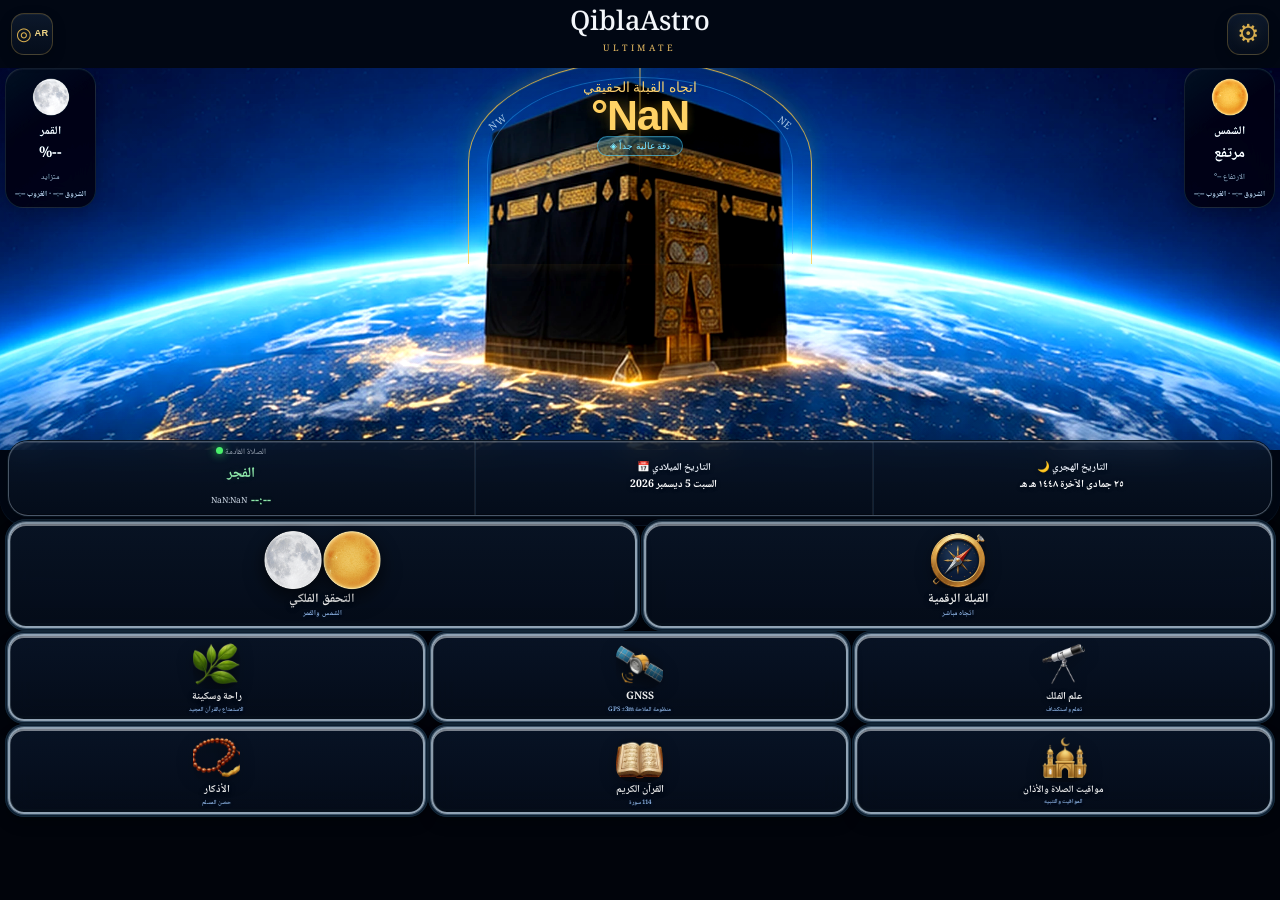
<file: source/index.html>
<!DOCTYPE html>
<!--
╔══════════════════════════════════════════════════════════════════════════════╗
║  QiblaAstro v2.0 - Astronomical Qibla Compass                                ║
║  Author  : Mohamed Sayed Gabr Behairy | محمد سيد جبر بحيرى                    ║
║  (c) 2026 Mohamed Sayed Gabr Behairy. All Rights Reserved.                   ║
╚══════════════════════════════════════════════════════════════════════════════╝

  Refactored Project Structure:
  ├── css/
  │   ├── 01-variables.css        (Design tokens, colors, fonts)
  │   ├── 02-sky-backgrounds.css  (Dynamic sky backgrounds)
  │   ├── 03-reset-base.css       (Reset & base styles)
  │   ├── 04-splash.css           (Splash screen)
  │   ├── 05-topbar.css           (Top bar)
  │   ├── 06-navigation.css       (Bottom navigation)
  │   ├── 07-pages.css            (Page system)
  │   ├── 08-compass-canvas.css   (Compass canvas)
  │   ├── 09-qibla-hero.css       (Qibla hero card)
  │   ├── 10-stat-grid.css        (Stat grid)
  │   ├── 11-section-headers.css  (Section headers)
  │   ├── 12-sky-track.css        (Sky track)
  │   ├── 14-night-page.css       (Night page)
  │   ├── 15-device-compass.css   (Device compass)
  │   ├── 16-qibla-instructions.css (Qibla instructions)
  │   ├── 17-calibration.css      (Calibration page)
  │   ├── 18-tips.css             (Tips)
  │   ├── 19-gnss.css             (GNSS page)
  │   ├── 20-settings.css         (Settings page)
  │   ├── 21-utility.css          (Utility classes)
  │   ├── 24-gemini-compass.css   (Gemini compass system)
  │   └── 27-animations.css       (Animations)
  └── js/
      ├── 01-inertia.js           (Inertia engine)
      ├── 02-adhan.js             (Adhan audio engine)
      ├── 04-core.js              (Core constants & helpers)
      ├── 05-gnss.js              (GNSS system)
      ├── 06-navigation.js        (Navigation system)
      ├── 07-settings.js          (Settings persistence)
      ├── 08-share.js             (Share & copy)
      ├── 09-faq.js               (FAQ builder)
      ├── 10-astronomy.js         (VSOP87, ELP2000, WMM2025)
      ├── 11-prayer.js            (Prayer times)
      ├── 12-compass-canvas.js    (Compass canvas rendering)
      ├── 13-polaris.js           (Polaris finder)
      ├── 14-shadow.js            (Shadow dial)
      ├── 15-polar-drift.js       (Polar drift)
      ├── 16-map.js               (Map canvas)
      ├── 17-deviation.js         (Deviation calculator)
      ├── 18-sky-bg.js            (Dynamic sky background)
      ├── 19-main-loop.js         (Main loop)
      ├── 20-device-compass.js    (Device compass)
      ├── 21-quran.js             (Quran module)
      ├── 22-init.js              (Initialization)
      └── 99-misc.js              (Miscellaneous)
-->
<html lang="ar" dir="rtl">
<head>
  <style>
@font-face{
    font-family:'QuranFont';
    src:url('./fonts/KFGQPC-Uthmanic-Script-HAFS.woff2') format('woff2');
    font-weight:normal;
    font-style:normal;
    font-display:swap;
}
</style>
<!-- ════════════════════════════════════════════════════════════════════════════ -->
<!-- PWA META TAGS — Progressive Web App Integration                              -->
<!-- ════════════════════════════════════════════════════════════════════════════ -->

<!-- Web App Manifest -->
<link rel="manifest" href="manifest.json">

<!-- Theme & Colors -->
<meta name="theme-color" content="#05080F">
<meta name="msapplication-TileColor" content="#05080F">
<meta name="msapplication-navbutton-color" content="#05080F">

<!-- Apple Mobile Web App -->
<meta name="apple-mobile-web-app-capable" content="yes">
<meta name="apple-mobile-web-app-status-bar-style" content="black-translucent">
<meta name="apple-mobile-web-app-title" content="QiblaAstro">

<!-- Apple Touch Icons -->
<link rel="apple-touch-icon" href="icons/apple-touch-icon.png">
<link rel="apple-touch-icon" sizes="57x57" href="icons/icon-72x72.png">
<link rel="apple-touch-icon" sizes="72x72" href="icons/icon-72x72.png">
<link rel="apple-touch-icon" sizes="76x76" href="icons/icon-96x96.png">
<link rel="apple-touch-icon" sizes="114x114" href="icons/icon-128x128.png">
<link rel="apple-touch-icon" sizes="120x120" href="icons/icon-128x128.png">
<link rel="apple-touch-icon" sizes="144x144" href="icons/icon-144x144.png">
<link rel="apple-touch-icon" sizes="152x152" href="icons/icon-152x152.png">
<link rel="apple-touch-icon" sizes="180x180" href="icons/apple-touch-icon.png">

<!-- Apple Splash Screens -->
<link rel="apple-touch-startup-image" href="icons/apple-splash-iphone5.png" media="(device-width: 320px) and (device-height: 568px) and (-webkit-device-pixel-ratio: 2)">
<link rel="apple-touch-startup-image" href="icons/apple-splash-iphone6.png" media="(device-width: 375px) and (device-height: 667px) and (-webkit-device-pixel-ratio: 2)">
<link rel="apple-touch-startup-image" href="icons/apple-splash-iphoneXR.png" media="(device-width: 414px) and (device-height: 896px) and (-webkit-device-pixel-ratio: 2)">
<link rel="apple-touch-startup-image" href="icons/apple-splash-iphoneX.png" media="(device-width: 375px) and (device-height: 812px) and (-webkit-device-pixel-ratio: 3)">
<link rel="apple-touch-startup-image" href="icons/apple-splash-iphone12.png" media="(device-width: 390px) and (device-height: 844px) and (-webkit-device-pixel-ratio: 3)">
<link rel="apple-touch-startup-image" href="icons/apple-splash-iphone14p.png" media="(device-width: 393px) and (device-height: 852px) and (-webkit-device-pixel-ratio: 3)">
<link rel="apple-touch-startup-image" href="icons/apple-splash-iphone15p.png" media="(device-width: 430px) and (device-height: 932px) and (-webkit-device-pixel-ratio: 3)">
<link rel="apple-touch-startup-image" href="icons/apple-splash-iphoneXS.png" media="(device-width: 414px) and (device-height: 896px) and (-webkit-device-pixel-ratio: 3)">
<link rel="apple-touch-startup-image" href="icons/apple-splash-ipad.png" media="(device-width: 768px) and (device-height: 1024px) and (-webkit-device-pixel-ratio: 2)">
<link rel="apple-touch-startup-image" href="icons/apple-splash-ipadPro11.png" media="(device-width: 834px) and (device-height: 1194px) and (-webkit-device-pixel-ratio: 2)">
<link rel="apple-touch-startup-image" href="icons/apple-splash-ipadPro12.png" media="(device-width: 1024px) and (device-height: 1366px) and (-webkit-device-pixel-ratio: 2)">

<!-- Favicon -->
<link rel="icon" type="image/x-icon" href="icons/favicon.ico">
<link rel="icon" type="image/png" sizes="16x16" href="icons/icon-72x72.png">
<link rel="icon" type="image/png" sizes="32x32" href="icons/icon-96x96.png">
<link rel="icon" type="image/png" sizes="96x96" href="icons/icon-96x96.png">
<link rel="icon" type="image/png" sizes="192x192" href="icons/icon-192x192.png">
<link rel="icon" type="image/png" sizes="512x512" href="icons/icon-512x512.png">

<!-- Safari Pinned Tab -->
<link rel="mask-icon" href="icons/safari-pinned-tab.svg" color="#C8A44A">

<!-- Microsoft Tiles -->
<meta name="msapplication-config" content="browserconfig.xml">
<meta name="msapplication-TileImage" content="icons/mstile-144x144.png">
<meta name="msapplication-square70x70logo" content="icons/icon-72x72.png">
<meta name="msapplication-square150x150logo" content="icons/icon-152x152.png">
<meta name="msapplication-square310x310logo" content="icons/icon-384x384.png">
<meta name="msapplication-wide310x150logo" content="icons/icon-512x512.png">

<!-- Mobile & PWA -->
<meta name="mobile-web-app-capable" content="yes">
<meta name="application-name" content="QiblaAstro">
<meta name="format-detection" content="telephone=no">
<meta name="screen-orientation" content="portrait">
<meta name="full-screen" content="yes">
<meta name="browsermode" content="application">
<meta name="nightmode" content="disable">
<meta name="layoutmode" content="fitscreen">
<meta name="x5-page-mode" content="app">
<meta name="x5-orientation" content="portrait">
<meta name="x5-fullscreen" content="true">

<!-- Android Chrome -->
<meta name="mobile-web-app-capable" content="yes">

<!-- iOS Specific -->
<meta name="apple-touch-fullscreen" content="yes">

<!-- Prefetch & Preconnect -->
<link rel="dns-prefetch" href="https://fonts.googleapis.com">
<link rel="dns-prefetch" href="https://fonts.gstatic.com">
<link rel="preconnect" href="https://fonts.googleapis.com">
<link rel="preconnect" href="https://fonts.gstatic.com" crossorigin>

<!-- ════════════════════════════════════════════════════════════════════════════ -->
<!-- END PWA META TAGS                                                            -->
<!-- ════════════════════════════════════════════════════════════════════════════ -->

<meta charset="UTF-8">
<meta http-equiv="Cache-Control" content="no-cache,no-store,must-revalidate">
<meta http-equiv="Pragma" content="no-cache">
<meta http-equiv="Expires" content="0">
<meta name="viewport" content="width=device-width,initial-scale=1,user-scalable=no,viewport-fit=cover">
<meta name="theme-color" content="#05080F">
<meta name="application-name" content="QiblaAstro">
<meta name="mobile-web-app-capable" content="yes">
<meta name="apple-mobile-web-app-capable" content="yes">
<meta name="apple-mobile-web-app-status-bar-style" content="black-translucent">
<meta name="apple-mobile-web-app-title" content="QiblaAstro">
<meta name="msapplication-TileColor" content="#05080F">
<meta name="description" content="QiblaAstro — بوصلة القبلة الفلكية الأدق. تحديد القبلة بخوارزميات VSOP87+ELP2000+WMM2025. تعمل بلا إنترنت.">
<meta name="keywords" content="qibla,قبلة,بوصلة,prayer direction,mecca,كعبة,مواقيت الصلاة,اتجاه القبلة,qibla compass,prayer times">
<meta name="author" content="Mohamed Sayed Gabr Behairy">
<meta name="robots" content="index,follow">
<meta property="og:type" content="website">
<meta property="og:title" content="QiblaAstro — بوصلة القبلة الفلكية">
<meta property="og:description" content="تحديد القبلة بدقة فلكية عالية. يعمل ليلا ونهارا بالشمس والقمر والنجوم. بدون إنترنت.">
<meta property="og:site_name" content="QiblaAstro">
<meta property="og:locale" content="ar_EG">
<meta name="twitter:card" content="summary">
<meta name="twitter:title" content="QiblaAstro — بوصلة القبلة الفلكية">
<meta name="twitter:description" content="أدق بوصلة قبلة فلكية. VSOP87 + ELP2000 + WMM2025">
<meta name="screen-orientation" content="portrait">
<meta name="format-detection" content="telephone=no">
<link rel="preconnect" href="https://fonts.googleapis.com">
<link rel="preconnect" href="https://fonts.gstatic.com" crossorigin>
<title>QiblaAstro 🕌 — بوصلة القبلة الفلكية</title>

<!-- External Stylesheets -->
<link rel="stylesheet" href="css/01-variables.css">

<link rel="stylesheet" href="css/02-sky-backgrounds.css">

<link rel="stylesheet" href="css/03-reset-base.css">

<link rel="stylesheet" href="css/04-splash.css?v=20260810-premium-splash">

<link rel="stylesheet" href="css/05-topbar.css">

<link rel="stylesheet" href="css/06-navigation.css">

<link rel="stylesheet" href="css/07-pages.css">

<link rel="stylesheet" href="css/08-compass-canvas.css">

<link rel="stylesheet" href="css/09-qibla-hero.css">

<link rel="stylesheet" href="css/10-stat-grid.css">

<link rel="stylesheet" href="css/11-section-headers.css">

<link rel="stylesheet" href="css/12-sky-track.css">




<link rel="stylesheet" href="css/15-device-compass.css">

<link rel="stylesheet" href="css/16-qibla-instructions.css">

<link rel="stylesheet" href="css/17-calibration.css">

<link rel="stylesheet" href="css/18-tips.css">

<link rel="stylesheet" href="css/19-gnss.css">

<link rel="stylesheet" href="css/20-settings.css">

<link rel="stylesheet" href="css/21-utility.css">


  
<link rel="stylesheet" href="css/24-gemini-compass.css">

<link rel="stylesheet" href="css/27-animations.css">
  
<!-- ════════════════════════════════════════════════════════════════════════════ -->
<!-- ════════════════════════════════════════════════════════════════════════════ -->
<!-- SECTION Q: ALL HTML PAGES                                                  -->
<!-- ════════════════════════════════════════════════════════════════════════════ -->
<!-- ════════════════════════════════════════════════════════════════════════════ -->

<link rel="preconnect" href="https://fonts.googleapis.com">
<script async src="https://www.googletagmanager.com/gtag/js?id=G-1D1GKVZB74"></script>

<!-- QiblaAstro approved static Home — first-paint assets -->
<link rel="preload" as="image" href="images/home/qibla-bg-4k.webp" fetchpriority="high">
<link rel="stylesheet" href="css/home-final.css" data-qibla-static-home>
<link rel="stylesheet" href="css/home-hero-photo.css" data-qibla-static-home>
<link rel="stylesheet" href="css/home-reference-match.css" data-qibla-static-home>
<link rel="stylesheet" href="css/home-single-screen-cards.css" data-qibla-static-home>
<link rel="stylesheet" href="css/home-premium-polish.css" data-qibla-static-home>
<link rel="stylesheet" href="css/home-motion-design.css" data-qibla-static-home>
<link rel="stylesheet" href="css/home-4k-background.css" data-qibla-static-home>
<link rel="stylesheet" href="css/home-card-final-cleanup.css" data-qibla-static-home>
<link rel="stylesheet" href="css/home-hero-final-match.css" data-qibla-static-home>
<link rel="stylesheet" href="css/home-final-polish.css" data-qibla-static-home>
<link rel="stylesheet" href="css/home-pixel-perfect.css" data-qibla-static-home>
<link rel="stylesheet" href="css/home-premium-finish.css" data-qibla-static-home>
<link rel="stylesheet" href="css/home-action-layout-233.css" data-qibla-static-home>
<link rel="stylesheet" href="css/home-header-controls.css" data-qibla-static-home>
<script defer src="js/home-final.js" data-qibla-home-final></script>
<script defer src="js/home-reference-finalizer.js" data-qibla-home-finalizer></script>
<!-- /QiblaAstro approved static Home -->
</head>
<body class="hide-topbar tab-home" onclick="_unlockAudio&&_unlockAudio()" ontouchstart="_unlockAudio&&_unlockAudio()">
<div id="compass-activate" style="display:none"></div>
<!-- ════════════════════════════════════════════════════════════════════════════ -->
<!-- [HTML-1] SPLASH SCREEN -->
<!-- ════════════════════════════════════════════════════════════════════════════ -->
<!-- SPLASH -->
<div id="splash"><canvas id="sp-canvas"></canvas>
  <div id="splash-glow"></div>
  <img id="splash-logo" src="./images/1784808776667.png" alt="QiblaAstro">
  <h1>QiblaAstro</h1>
  <p>بوصلة القبلة الفلكية</p>
  <p id="splash-tagline">VSOP87 · ELP2000 · WMM2025</p>
</div>

<!-- ════════════════════════════════════════════════════════════════════════════ -->
<!-- [HTML-2] TOP BAR -->
<!-- ════════════════════════════════════════════════════════════════════════════ -->
<!-- TOP BAR -->
<div class="topbar">
  <div class="app-name"><img src="./images/1784590231216.png" style="height:40px;width:40px;object-fit:contain;vertical-align:middle;margin-left:8px">QiblaAstro</div>
  <div class="live-badge"><div class="live-dot"></div><span id="top-time">--:--:--</span></div>
</div>

<!-- ════════════════════════════════════════════════════════════════════════════ -->
<!-- [HTML-3] PAGE: HOME (الرئيسية) -->
<!-- ════════════════════════════════════════════════════════════════════════════ -->
<!-- PAGE: COMPASS -->
<!-- ════════════════════════════════════════════════════════════════════════════ -->
<!-- [HTML-4] PAGE: COMPASS (البوصلة) -->
<!-- ════════════════════════════════════════════════════════════════════════════ -->
<!-- ════════════════════ PAGE: COMPASS ════════════════════ -->

<div class="page active" id="page-home">
<main id="qa-home" class="qa-home">
  <section class="qa-hero">
    <header class="qa-top">
      <button class="qa-settings-top" data-go="settings" aria-label="الإعدادات"><span>⚙</span></button>
      <div class="qa-brand"><b>QiblaAstro</b><span>ULTIMATE</span></div>
      <button class="qa-language-top" id="qaLangToggle" type="button" aria-label="تغيير اللغة"><span class="qa-lang-globe">◎</span><b>EN</b></button>
    </header>
    <div class="qa-sky">
      <div class="qa-star-field"></div><div class="qa-galaxy"><i></i><b></b><em></em></div>
      <div class="qa-side-card qa-moon-card"><span class="qa-moon-orb"></span><b>القمر</b><strong id="qaMoon">--%</strong><small id="qaMoonPhase">متزايد</small></div>
      <div class="qa-arc"><span class="qa-dir qa-nw">NW</span><span class="qa-dir qa-ne">NE</span><i></i></div>
      <button class="qa-bearing" data-go="compass"><span class="qa-pointer">▲</span><span>اتجاه القبلة الحقيقي</span><strong id="qaBearing">---°</strong><em>دقة عالية جداً ◈</em></button>
      <div class="qa-side-card qa-sun-card"><span class="qa-sun-orb">☀</span><b>الشمس</b><strong>مرتفع</strong><small>الارتفاع <i id="qaSun">--°</i></small></div>
      <div class="qa-earth"><span class="qa-earth-glow"></span><span class="qa-cloud cloud-a"></span><span class="qa-cloud cloud-b"></span><span class="qa-land land-a"></span><span class="qa-land land-b"></span><span class="qa-land land-c"></span></div>
      <div class="qa-kaaba-photo"><img id="qaKaabaImage" alt="الكعبة المشرفة"><span></span></div>
    </div>
    <div class="qa-info">
      <div><span>التاريخ الهجري 🌙</span><strong id="qaHijri">---</strong></div>
      <div><span>التاريخ الميلادي 📅</span><strong id="qaGreg">---</strong></div>
      <div class="qa-prayer"><span>الصلاة القادمة <i></i></span><strong id="qaPrayer">---</strong><em><b id="qaPrayerTime">--:--</b><small id="qaPrayerEta"></small></em></div>
    </div>
  </section>

  <section class="qa-actions-primary">
    <button class="qa-service-card digital-compass" data-go="compass" data-compass-mode="digital"><span class="qa-service-icon"><img src="icons/hm-compass.png" alt="القبلة الرقمية" loading="eager"></span><strong>القبلة الرقمية</strong><small>اتجاه مباشر</small></button>
    <button class="qa-service-card verify astro-verify" data-go="compass" data-compass-mode="astro"><span class="qa-service-icon"><span style="display:flex;align-items:center;justify-content:center;gap:3px;width:100%;height:100%"><img src="icons/icon-sun.png" alt="التحقق الفلكي" loading="eager" style="width:46%;height:100%;object-fit:contain"><img src="icons/icon-moon.png" alt="التحقق الفلكي" loading="eager" style="width:46%;height:100%;object-fit:contain"></span></span><strong>التحقق الفلكي</strong><small>الشمس والقمر</small></button>
  </section>

  <section class="qa-actions-grid qa-actions-tools">
    <button class="qa-service-card astronomy" data-go="night"><span class="qa-service-icon"><img src="icons/icon-sun.png" alt="علم الفلك" loading="eager"></span><strong>علم الفلك</strong><small>تعلم واستكشاف</small></button>
    <button class="qa-service-card gnss" data-go="gnss"><span class="qa-service-icon"><img src="icons/hm-gnss.png" alt="GNSS" loading="eager"></span><strong>GNSS</strong><small>منظومة الملاحة GPS ±3m</small></button>
    <button class="qa-service-card serenity" data-go="serenity"><span class="qa-service-icon"><img src="icons/hm-serenity.png" alt="راحة وسكينة" loading="eager"></span><strong>راحة وسكينة</strong><small>الاستمتاع بالقرآن المجيد</small></button>
  </section>

  <section class="qa-actions-grid qa-actions-faith">
    <button class="qa-service-card prayer" data-go="prayer"><span class="qa-service-icon"><img src="icons/hm-prayer.png" alt="مواقيت الصلاة والأذان" loading="eager"></span><strong>مواقيت الصلاة والأذان</strong><small>المواقيت والتنبيه</small></button>
    <button class="qa-service-card quran" data-go="quran"><span class="qa-service-icon"><img src="icons/hm-quran.png" alt="القرآن الكريم" loading="eager"></span><strong>القرآن الكريم</strong><small>114 سورة</small></button>
    <button class="qa-service-card azkar" data-go="azkar"><span class="qa-service-icon"><img src="icons/hm-azkar.png" alt="الأذكار" loading="eager"></span><strong>الأذكار</strong><small>حصن المسلم</small></button>
  </section>

  <section class="qa-status">
    <div><span>🛡</span><p><b>حالة النظام</b><small>جميع الأنظمة تعمل بكفاءة</small></p></div>
    <div><span>◎</span><p><b>دقة الاتجاه</b><small>±0.1°</small></p></div>
    <div><span>◷</span><p><b>آخر تحديث</b><small id="qaGps">منذ 1 دقيقة</small></p></div>
  </section>

  <div hidden aria-hidden="true">
    <span id="hm-qibla-deg">---°</span><span id="hm-moon-ill">--%</span><span id="hm-moon-ph">---</span>
    <span id="hm-date-greg">---</span><span id="hm-date-hijri">---</span>
    <span id="hm-prayer-name">---</span><span id="hm-prayer-time">--:--</span><span id="hm-prayer-eta"></span>
    <span id="hm-next-p">---</span><span id="hm-gps-src">---</span>
  </div>
</main>
</div>

<!-- Compass engine anchors: canonical nodes must exist before engine startup.
     They are moved, never cloned, into pages/compass.html by QiblaCompassHost. -->
<div id="qibla-compass-engine-anchors" hidden aria-hidden="true">
  <canvas id="cvs" width="660" height="660" style="width:100%;max-width:440px;display:block;margin:0 auto;border-radius:50%"></canvas>
  <input type="range" id="dev-slider" min="0" max="30" value="5" step="0.5"
      style="flex:1;accent-color:#C8A44A;height:4px;cursor:pointer">
</div>
<div class="page" id="page-compass" data-external-page="compass" aria-label="البوصلة الرقمية"></div>

<div class="page" id="page-night" data-external-page="falaki" aria-label="فلكي"></div>

<!-- [HTML-6] PAGE: CALIBRATION (المعايرة) -->
<!-- ════════════════════════════════════════════════════════════════════════════ -->
<!-- PAGE: CAL -->
<!-- ════════════════════════════════════════════════════════════════════════════ -->
<!-- [HTML-6] PAGE: CALIBRATE (المعايرة) -->
<!-- ════════════════════════════════════════════════════════════════════════════ -->
<!-- ════════════════════ PAGE: CALIBRATE ════════════════════ -->
<div class="page" id="page-cal">

  <div class="cal-hero">
    <h2>☀️ المعايرة الشاملة — كل الظروف</h2>
    <p>في الهواء الطلق · في الظهيرة · في مكان مغلق بلا أي أداة</p>
  </div>

  <div class="sec-hdr">☀ الشمس كمرجع — الآن</div>
  <div class="grid2">
    <div class="stat"><lbl>سمت الشمس الآن</lbl><div class="val" id="cal-az">---°</div><div class="sub" id="cal-dir">---</div></div>
    <div class="stat accent-gold"><lbl>القبلة من الشمس</lbl><div class="val" id="cal-diff" style="color:var(--gold)">---°</div><div class="sub" id="cal-side">---</div></div>
  </div>

  <div class="dir-wrap">
    <div class="dir-hdr">خريطة الاتجاهات النهارية — الشمس كمرجع</div>
    <div class="dir-grid" id="dgD"></div>
  </div>

  <div style="width:100%;background:var(--panel);border:1px solid var(--rim);border-radius:var(--radius);padding:12px;">
    <div style="font-size:.57rem;color:var(--txt3);font-family:'JetBrains Mono',monospace;letter-spacing:.07em;text-transform:uppercase;margin-bottom:8px;">⌚ ساعة الظل</div>
    <canvas id="shadowCvs" width="360" height="175" style="width:100%;height:auto;display:block;border-radius:7px;"></canvas>
    <div style="font-size:.71rem;line-height:1.8;margin-top:8px;color:var(--txt2);" id="shad-txt">---</div>
  </div>

  <div class="qi-card">
    <div class="card-hdr">📐 القبلة النهارية</div>
    <div class="qi-body" id="cal-qi">---</div>
  </div>

  <!-- NOON SHADOW SPECIAL CASE -->
  <div class="sec-hdr">🌞 الظهر الشمسي — لحظة الظل الأقصر</div>
  <div style="width:100%;background:linear-gradient(135deg,#0C0C04,var(--panel));border:1px solid var(--rim);border-right:3px solid var(--sun);border-radius:var(--radius);padding:14px;">
    <div style="font-size:.6rem;color:var(--sun);font-family:'JetBrains Mono',monospace;letter-spacing:.07em;text-transform:uppercase;margin-bottom:9px;">⭐ أفضل لحظة في اليوم — دقة مطلقة بدون أي أداة</div>
    <div style="font-size:.76rem;line-height:1.9;color:var(--txt);">
      <strong style="color:var(--sun)">لماذا الظهر الشمسي خاص؟</strong><br>
      عند الظهر الشمسي الحقيقي (<span id="noon-time-cal" style="color:var(--sun);font-family:'JetBrains Mono',monospace;font-weight:700">--:--</span>) تكون الشمس على خط الزوال المحلي. راقب أقصر ظل، واستخدم سمت الشمس المعروض لتحديد خط الشمال–الجنوب الحقيقي.
    </div>
    <div style="margin-top:10px;display:flex;flex-direction:column;gap:7px;">
      <div style="display:flex;gap:10px;align-items:flex-start;">
        <div style="width:22px;height:22px;border-radius:50%;background:var(--gold-d);color:var(--gold-l);font-size:.75rem;font-weight:700;display:flex;align-items:center;justify-content:center;flex-shrink:0;">١</div>
        <div style="font-size:.74rem;color:var(--txt2);line-height:1.75;">ضع أي شيء عمودي (قلم، عصا، زجاجة) على سطح أفقي في الشمس</div>
      </div>
      <div style="display:flex;gap:10px;align-items:flex-start;">
        <div style="width:22px;height:22px;border-radius:50%;background:var(--gold-d);color:var(--gold-l);font-size:.75rem;font-weight:700;display:flex;align-items:center;justify-content:center;flex-shrink:0;">٢</div>
        <div style="font-size:.74rem;color:var(--txt2);line-height:1.75;">راقب الظل — عند أقصر نقطة له = هذه لحظة الظهر الشمسي الحقيقي</div>
      </div>
      <div style="display:flex;gap:10px;align-items:flex-start;">
        <div style="width:22px;height:22px;border-radius:50%;background:var(--gold-d);color:var(--gold-l);font-size:.75rem;font-weight:700;display:flex;align-items:center;justify-content:center;flex-shrink:0;">٣</div>
        <div style="font-size:.74rem;color:var(--txt2);line-height:1.75;">اتجاه الظل في هذه اللحظة يحدد <strong style="color:var(--pole)">خط الشمال–الجنوب الحقيقي</strong>؛ استخدم سمت الشمس المعروض لمعرفة جهة الشمال</div>
      </div>
      <div style="display:flex;gap:10px;align-items:flex-start;">
        <div style="width:22px;height:22px;border-radius:50%;background:var(--gold-d);color:var(--gold-l);font-size:.75rem;font-weight:700;display:flex;align-items:center;justify-content:center;flex-shrink:0;">٤</div>
        <div style="font-size:.74rem;color:var(--txt2);line-height:1.75;">من الشمال → اتبع اتجاه القبلة الحالي <strong id="cal-qibla-from-north" style="color:var(--gold)">---°</strong> المعروض من موقعك</div>
      </div>
    </div>
    <div style="margin-top:10px;padding:9px 11px;background:rgba(240,200,60,.07);border-radius:8px;border:1px solid rgba(240,200,60,.18);">
      <div style="font-size:.65rem;color:var(--sun);font-family:'JetBrains Mono',monospace;margin-bottom:3px;">⚠ الظهر الشمسي الحقيقي ≠ 12:00 ظهراً</div>
      <div style="font-size:.7rem;color:var(--txt2);line-height:1.7;">يتقدم أو يتأخر بسبب معادلة الزمن والموقع الجغرافي. حسب موقعك اليوم = <span id="noon-time-cal2" style="color:var(--sun);font-family:'JetBrains Mono',monospace;font-weight:700">--:--</span></div>
    </div>
  </div>

  <!-- INDOOR — NO TOOLS -->
  <div class="sec-hdr">🏠 المكان المغلق — بلا أي أداة</div>
  <div style="width:100%;background:linear-gradient(135deg,#06040C,var(--panel));border:1px solid var(--rim);border-right:3px solid var(--moon);border-radius:var(--radius);padding:14px;">
    <div style="font-size:.6rem;color:var(--moon);font-family:'JetBrains Mono',monospace;letter-spacing:.07em;text-transform:uppercase;margin-bottom:10px;">🧠 سبع طرق — من الأدق إلى الأبسط</div>

    <div style="background:var(--ink2);border-radius:10px;padding:11px 13px;margin-bottom:8px;border-right:3px solid var(--pole);">
      <div style="font-size:.8rem;font-weight:700;color:var(--pole);margin-bottom:5px;">① القبلة المحفوظة في الذاكرة</div>
      <div style="font-size:.72rem;color:var(--txt2);line-height:1.8;">قبل دخول أي مكان مغلق احفظ اتجاه القبلة بالنسبة لمعلم ثابت (باب، شارع، نافذة). داخل المبنى: استرجع المعلم واستنتج القبلة. <span style="color:var(--pole)">دقة: ~5-10°</span></div>
    </div>

    <div style="background:var(--ink2);border-radius:10px;padding:11px 13px;margin-bottom:8px;border-right:3px solid var(--gold);">
      <div style="font-size:.8rem;font-weight:700;color:var(--gold);margin-bottom:5px;">② محاذاة المبنى مع الشبكة الجغرافية</div>
      <div style="font-size:.72rem;color:var(--txt2);line-height:1.8;">إذا عرفت اتجاه أحد محاور المبنى بالنسبة للشمال الحقيقي، يمكنك استخدامه كمرجع ثم اتباع اتجاه القبلة المعروض في التطبيق. لا تفترض أن اتجاه الشوارع أو الجدران واحد في كل مدينة.</div>
    </div>

    <div style="background:var(--ink2);border-radius:10px;padding:11px 13px;margin-bottom:8px;border-right:3px solid var(--ok);">
      <div style="font-size:.8rem;font-weight:700;color:var(--ok);margin-bottom:5px;">③ شعاع الضوء الطبيعي من نافذة أو شق</div>
      <div style="font-size:.72rem;color:var(--txt2);line-height:1.8;"><strong>صباحاً:</strong> الضوء من الشرق · <strong>ظهراً:</strong> من الجنوب · <strong>مساءً:</strong> من الغرب. حتى ظل بسيط من ثقب صغير يكفي لتحديد الجهة. <span style="color:var(--ok)">دقة: ~15-25°</span></div>
    </div>

    <div style="background:var(--ink2);border-radius:10px;padding:11px 13px;margin-bottom:8px;border-right:3px solid var(--warn);">
      <div style="font-size:.8rem;font-weight:700;color:var(--warn);margin-bottom:5px;">④ الساعة التناظرية كبوصلة شمسية</div>
      <div style="font-size:.72rem;color:var(--txt2);line-height:1.8;">وجّه عقرب الساعة الصغير نحو الشمس — نصف الزاوية بينه وبين الرقم 12 = <strong>الجنوب</strong>. من الجنوب انحرف 43.8° يساراً = القبلة. <span style="color:var(--warn)">دقة: ~10-15°</span></div>
    </div>

    <div style="background:var(--ink2);border-radius:10px;padding:11px 13px;margin-bottom:8px;border-right:3px solid var(--moon);">
      <div style="font-size:.8rem;font-weight:700;color:var(--moon);margin-bottom:5px;">⑤ المساجد المجاورة كمرجع</div>
      <div style="font-size:.72rem;color:var(--txt2);line-height:1.8;">أي مسجد في المنطقة هو بوصلة حية — اتجاه المحراب = اتجاه القبلة. إذا رأيت مسجداً من النافذة أو عرفت موضعه استخدمه مرجعاً. <span style="color:var(--moon)">دقة: مثالية</span></div>
    </div>

    <div style="background:var(--ink2);border-radius:10px;padding:11px 13px;margin-bottom:8px;border-right:3px solid #FF9080;">
      <div style="font-size:.8rem;font-weight:700;color:#FF9080;margin-bottom:5px;">⑥ دفء الجدار الجنوبي</div>
      <div style="font-size:.72rem;color:var(--txt2);line-height:1.8;">في مصر (شمال خط الاستواء): <strong>الجدار الجنوبي دائماً الأدفأ</strong> لأن الشمس تميل جنوباً دائماً. المسّ بظهر يدك يكشف الفرق. <span style="color:#FF9080">دقة: ~30° — للاستدلال العام</span></div>
    </div>

    <div style="background:linear-gradient(135deg,rgba(200,164,74,.08),var(--ink2));border-radius:10px;padding:11px 13px;border:1px solid rgba(200,164,74,.18);">
      <div style="font-size:.8rem;font-weight:700;color:var(--gold-l);margin-bottom:5px;">⑦ الاجتهاد المنطقي — الفقه الإسلامي يسانده</div>
      <div style="font-size:.72rem;color:var(--txt2);line-height:1.9;">
        إذا انعدمت كل الوسائل: استخدم ذاكرتك وعقلك — تذكر اتجاه دخولك، الانعطافات داخل المبنى، والمعالم التي مررت بها.<br><br>
        <strong style="color:var(--gold-l)">قال الفقهاء:</strong> "إذا اشتبهت عليه القبلة اجتهد وصلى ولا إعادة عليه" — الاجتهاد الصادق مقبول وصلاتك صحيحة.
      </div>
    </div>
  </div>

  <!-- Error-distance table -->
  <div style="width:100%;background:var(--panel);border:1px solid var(--rim);border-radius:var(--radius);overflow:hidden;">
    <div style="padding:9px 13px;border-bottom:1px solid var(--rim);font-size:.58rem;color:var(--txt3);font-family:'JetBrains Mono',monospace;letter-spacing:.07em;text-transform:uppercase;">📏 الخطأ الزاوي وانحرافه عن الكعبة (مسافة 1300 كم)</div>
    <div style="padding:9px;display:flex;flex-direction:column;gap:5px;" id="err-table"></div>
  </div>

  <div class="tips">
    <h4>📐 طريقة الخطوتين (خارجياً — دون أي أدوات)</h4>
    <ul>
      <li>ضع عصا عمودية — علّم طرف الظل (نقطة أ)</li>
      <li>انتظر 15-20 دقيقة — علّم الظل مجدداً (نقطة ب)</li>
      <li>الخط من أ إلى ب = غرب → شرق بدقة عالية</li>
      <li>الخط العمودي عليه = شمال ↔ جنوب</li>
      <li>القبلة = 136.2° من الشمال (يميناً)</li>
    </ul>
  </div>

</div>

<!-- ════════════════════════════════════════════════════════════════════════════ -->
<!-- [HTML-7] PAGE: PRAYER (الصلاة) -->
<!-- ════════════════════════════════════════════════════════════════════════════ -->
<!-- PAGE: PRAYER — EXTERNAL PRESENTATION MODULE -->
<!-- Full screen source: pages/prayer.html -->
<div class="page" id="page-prayer" data-page-src="pages/prayer.html" aria-busy="true"></div>

<!-- ════════════════════════════════════════════════════════════════════════════ -->
<!-- [HTML-8] PAGE: GNSS -->
<!-- ════════════════════════════════════════════════════════════════════════════ -->
<!-- PAGE: GNSS -->
<!-- ════════════════════════════════════════════════════════════════════════════ -->
<!-- [HTML-8] PAGE: GNSS -->
<!-- ════════════════════════════════════════════════════════════════════════════ -->
<!-- ════════════════════ PAGE: GNSS ════════════════════ -->
<div class="page" id="page-gnss">

  <div class="gnss-hero">
    <h2>🛰️ GNSS متعدد الأبراج + الانحراف القطبي</h2>
    <p>GPS · GLONASS · Galileo · BeiDou والتأثيرات الجيوفيزيائية</p>
  </div>

  <div class="sec-hdr">🛰️ أنظمة الملاحة العالمية</div>

  <!-- Live GNSS Position -->
  <div style="width:100%;background:linear-gradient(135deg,#04080C,var(--panel));border:1px solid var(--border);border-top:2px solid var(--ok);border-radius:var(--radius);padding:13px;">
    <div style="font-size:.58rem;color:var(--ok);font-family:'JetBrains Mono',monospace;letter-spacing:.08em;text-transform:uppercase;margin-bottom:9px;">📡 موقعك الحالي — متعدد الأنظمة</div>
    <div class="grid2">
      <div class="stat"><lbl>خط العرض</lbl><div class="val sm" id="gnss-lat" style="color:var(--ok)">جاري...</div></div>
      <div class="stat"><lbl>خط الطول</lbl><div class="val sm" id="gnss-lon" style="color:var(--ok)">جاري...</div></div>
      <div class="stat"><lbl>مصدر الموقع</lbl><div class="val xs" id="gnss-src" style="color:var(--gold)">جاري...</div></div>
      <div class="stat"><lbl>دقة الموقع</lbl><div class="val sm" id="gnss-acc" style="color:var(--gold)">---</div></div>
      <div class="stat s2 accent-gold"><lbl>القبلة من موقعك الحالي</lbl><div class="val" id="gnss-qibla" style="color:var(--gold-l)">---°</div><div class="sub">محسوبة من إحداثياتك الحقيقية</div></div>
    </div>
    <div style="margin-top:10px;display:flex;gap:8px;">
      <button onclick="tryBrowserGPS()" style="flex:1;padding:8px;background:var(--ok);color:#05080F;border:none;border-radius:8px;font-family:'Noto Naskh Arabic',serif;font-size:.78rem;cursor:pointer;font-weight:700;">📡 تحديث GPS</button>
      <button onclick="tryBrowserGPS()" style="flex:1;padding:8px;background:var(--panel2);color:var(--gold);border:1px solid var(--gold-d);border-radius:8px;font-family:'Noto Naskh Arabic',serif;font-size:.78rem;cursor:pointer;">📡 إعادة GPS</button>
    </div>
    <div style="margin-top:8px;font-size:.62rem;color:var(--muted);text-align:center;">
      يستخدم GPS + GLONASS + Galileo + BeiDou عبر الجهاز · مجاني بالكامل · لا يتطلب مفتاح API
    </div>
  </div>
  <div class="constellation-grid">
    <div class="const-card"><lbl style="color:#80FFB0">🇺🇸 GPS</lbl><div class="const-val" style="color:#80FFB0">31 قمر</div><div class="const-sub">WGS-84 · 3-5م · 20,200 كم</div></div>
    <div class="const-card"><lbl style="color:#80C8FF">🇷🇺 GLONASS</lbl><div class="const-val" style="color:#80C8FF">24 قمر</div><div class="const-sub">PZ-90.11 · 4-6م · 19,100 كم</div></div>
    <div class="const-card"><lbl style="color:#FFD080">🇪🇺 Galileo</lbl><div class="const-val" style="color:#FFD080">30 قمر</div><div class="const-sub">GTRF · ~1م · 23,222 كم</div></div>
    <div class="const-card"><lbl style="color:#FF9080">🇨🇳 BeiDou</lbl><div class="const-val" style="color:#FF9080">35 قمر</div><div class="const-sub">CGCS2000 · 3-5م · مختلط</div></div>
  </div>
  <div class="stat s2 accent-ok w100">
    <lbl>الدقة المدمجة Multi-constellation</lbl>
    <div class="val sm" style="color:var(--ok)">~1-2 متر · تأثير على القبلة < 0.001°</div>
  </div>

  <div class="sec-hdr">🌍 الانحراف القطبي — تذبذب تشاندلر</div>
  <div style="width:100%;background:var(--panel);border:1px solid var(--rim);border-top:2px solid #AAD8FF;border-radius:var(--radius);padding:12px;">
    <canvas id="polarDriftCvs" width="360" height="195" style="width:100%;height:auto;display:block;border-radius:6px;"></canvas>
    <div class="grid3" style="margin-top:9px">
      <div style="text-align:center"><div style="font-size:.54rem;color:var(--txt3);font-family:'JetBrains Mono',monospace;text-transform:uppercase;margin-bottom:2px">X (″)</div><div style="font-family:'JetBrains Mono',monospace;font-weight:700;color:#AAD8FF;font-size:.82rem" id="pm-x">---</div></div>
      <div style="text-align:center"><div style="font-size:.54rem;color:var(--txt3);font-family:'JetBrains Mono',monospace;text-transform:uppercase;margin-bottom:2px">Y (″)</div><div style="font-family:'JetBrains Mono',monospace;font-weight:700;color:#AAD8FF;font-size:.82rem" id="pm-y">---</div></div>
      <div style="text-align:center"><div style="font-size:.54rem;color:var(--txt3);font-family:'JetBrains Mono',monospace;text-transform:uppercase;margin-bottom:2px">بُعد القطب</div><div style="font-family:'JetBrains Mono',monospace;font-weight:700;color:#80FFB0;font-size:.82rem" id="pm-d">---</div></div>
    </div>
  </div>

  <div class="sec-hdr">⚡ الأحداث الجيوفيزيائية وتأثيرها الحقيقي</div>
  <div class="w100">
    <div class="event-item" style="border-right:3px solid #FF8060">
      <div class="event-title" style="color:#FF8060">🌊 زلزال اليابان 2011 — M9.1 توهوكو</div>
      <div class="event-body">تحرّك <strong>محور الكتلة</strong> 17 سم نحو 133°E — وليس محور الدوران الجغرافي. الفرق بين المحورين أصلاً ~10 أمتار. قصّر اليوم 1.8 ميكروثانية.</div>
      <div class="event-result" style="background:rgba(64,184,112,.12);color:var(--ok)">تأثير على القبلة: 0.000001° — يستحيل قياسه</div>
    </div>
    <div class="event-item" style="border-right:3px solid #80C8FF">
      <div class="event-title" style="color:#80C8FF">🏗️ سد الثلاث الوديان — الصين</div>
      <div class="event-body">40 مليار طن ماء → تحريك القطب ~2 سم + إبطاء الدوران 0.06 ميكروثانية. تأثير زاوي: 0.00007 قوس ثانية.</div>
      <div class="event-result" style="background:rgba(64,184,112,.12);color:var(--ok)">تأثير على القبلة: 0.0000003° — صفر عملياً</div>
    </div>
    <div class="event-item" style="border-right:3px solid #C880FF">
      <div class="event-title" style="color:#C880FF">🌀 تذبذب تشاندلر — دوري طبيعي (433 يوماً)</div>
      <div class="event-body">يحرك القطب الدوراني 6-9 أمتار دورياً — أكبر بكثير من أي سد أو زلزال. أنظمة GNSS وIERS تُصحّحه تلقائياً عبر معلمات EOP.</div>
      <div class="event-result" style="background:rgba(200,164,74,.12);color:var(--gold)">مُصحَّح تلقائياً في هذا التطبيق</div>
    </div>
  </div>

  <div class="sec-hdr">📊 مقارنة دقة أنظمة تحديد القبلة</div>
  <div class="w100">
    <div class="acc-item"><div class="acc-dot" style="background:var(--ok)"></div><div class="acc-name">موضع الشمس VSOP87 (نهاراً)</div><div class="acc-val" style="color:var(--ok)">~0.01°</div></div>
    <div class="acc-item"><div class="acc-dot" style="background:#80FFB0"></div><div class="acc-name">نجم القطب بولاريس (ليلاً)</div><div class="acc-val" style="color:#80FFB0">~0.02°</div></div>
    <div class="acc-item"><div class="acc-dot" style="background:var(--moon)"></div><div class="acc-name">موضع القمر ELP2000 (ليلاً)</div><div class="acc-val" style="color:var(--moon)">~0.1°</div></div>
    <div class="acc-item"><div class="acc-dot" style="background:#80FFB0"></div><div class="acc-name">GPS + GLONASS + Galileo + BeiDou</div><div class="acc-val" style="color:#80FFB0">< 0.001°</div></div>
    <div class="acc-item"><div class="acc-dot" style="background:var(--gold)"></div><div class="acc-name">بوصلة + تصحيح WMM2025</div><div class="acc-val" style="color:var(--gold)">~1-3°</div></div>
    <div class="acc-item"><div class="acc-dot" style="background:var(--err)"></div><div class="acc-name">بوصلة هاتف غير معايرة</div><div class="acc-val" style="color:var(--err)">5-30°</div></div>
    <div class="acc-item"><div class="acc-dot" style="background:var(--ok)"></div><div class="acc-name">زلزال اليابان 2011</div><div class="acc-val" style="color:var(--ok)">0.000001°</div></div>
    <div class="acc-item"><div class="acc-dot" style="background:var(--ok)"></div><div class="acc-name">سد الثلاث الوديان</div><div class="acc-val" style="color:var(--ok)">0.0000003°</div></div>
  </div>

</div>

<!-- ════════════════════════════════════════════════════════════════════════════ -->
<!-- [HTML-9] PAGE: MAP (الخريطة) -->
<!-- ════════════════════════════════════════════════════════════════════════════ -->
<!-- PAGE: MAP -->
<!-- ════════════════════════════════════════════════════════════════════════════ -->
<!-- [HTML-9] PAGE: MAP (الخريطة) -->
<!-- ════════════════════════════════════════════════════════════════════════════ -->
<!-- ════════════════════ PAGE: MAP ════════════════════ -->
<div class="page" id="page-map">

  <div class="night-hero" style="border-top-color:var(--ok)">
    <h2 style="color:var(--ok)">🗺️ اتجاه القبلة المرئي</h2>
    <p>شعاع القبلة · المسافة · الانحراف البصري</p>
  </div>

  <!-- Visual Qibla Direction -->
  <div style="width:100%;background:var(--panel);border:1px solid var(--rim);border-radius:var(--radius);padding:14px;">
    <div style="font-size:.58rem;color:var(--muted,var(--txt3));font-family:'JetBrains Mono',monospace;letter-spacing:.07em;text-transform:uppercase;margin-bottom:10px;">🕋 شعاع القبلة من الجيزة إلى مكة</div>
    <canvas id="mapCvs" width="360" height="260" style="width:100%;height:auto;display:block;border-radius:8px;"></canvas>
    <div style="display:flex;justify-content:space-around;margin-top:10px;">
      <div style="text-align:center"><div style="font-size:.56rem;color:var(--txt3);font-family:'JetBrains Mono',monospace;text-transform:uppercase;margin-bottom:2px">الاتجاه</div><div style="font-family:'JetBrains Mono',monospace;font-weight:700;color:var(--gold);font-size:.9rem" id="map-bearing">136.2°</div></div>
      <div style="text-align:center"><div style="font-size:.56rem;color:var(--txt3);font-family:'JetBrains Mono',monospace;text-transform:uppercase;margin-bottom:2px">المسافة</div><div style="font-family:'JetBrains Mono',monospace;font-weight:700;color:var(--ok);font-size:.9rem">1,296 كم</div></div>
      <div style="text-align:center"><div style="font-size:.56rem;color:var(--txt3);font-family:'JetBrains Mono',monospace;text-transform:uppercase;margin-bottom:2px">الجهة</div><div style="font-family:'JetBrains Mono',monospace;font-weight:700;color:var(--gold);font-size:.9rem">جنوب شرق</div></div>
    </div>
  </div>

  <!-- Deviation Calculator -->
  <div class="sec-hdr">📐 حاسبة الانحراف — الخطأ الزاوي وأثره</div>
  <div style="width:100%;background:var(--panel);border:1px solid var(--rim);border-radius:var(--radius);padding:13px;">
    <div style="font-size:.6rem;color:var(--txt3);font-family:'JetBrains Mono',monospace;text-transform:uppercase;margin-bottom:9px;">حرّك الشريط لترى أثر الخطأ على الهدف</div>
    <div style="display:flex;align-items:center;gap:10px;margin-bottom:10px;">
      <span style="font-size:.7rem;color:var(--txt3);width:30px">0°</span>
      <input type="range" id="dev-slider-map" min="0" max="30" value="5" step="0.5"
        style="flex:1;accent-color:var(--gold);height:4px;cursor:pointer;">
      <span style="font-size:.7rem;color:var(--txt3);width:30px">30°</span>
    </div>
    <div style="display:grid;grid-template-columns:1fr 1fr;gap:8px;">
      <div style="background:var(--ink2);border-radius:8px;padding:9px;text-align:center;">
        <div style="font-size:.56rem;color:var(--txt3);font-family:'JetBrains Mono',monospace;text-transform:uppercase;margin-bottom:3px;">الخطأ الزاوي</div>
        <div style="font-family:'JetBrains Mono',monospace;font-weight:700;font-size:1.4rem;color:var(--warn)" id="dev-deg-map">5.0°</div>
      </div>
      <div style="background:var(--ink2);border-radius:8px;padding:9px;text-align:center;">
        <div style="font-size:.56rem;color:var(--txt3);font-family:'JetBrains Mono',monospace;text-transform:uppercase;margin-bottom:3px;">الانحراف عن الكعبة</div>
        <div style="font-family:'JetBrains Mono',monospace;font-weight:700;font-size:1.4rem;color:var(--err)" id="dev-km-map">113 كم</div>
      </div>
    </div>
    <canvas id="devCvs-map" width="360" height="130" style="width:100%;height:auto;display:block;border-radius:7px;margin-top:10px;"></canvas>
    <div style="font-size:.68rem;color:var(--txt2);line-height:1.8;margin-top:7px;text-align:center;" id="dev-txt-map">خطأ 5° من الجيزة = 113 كم انحراف عن الكعبة</div>
  </div>

  <!-- Great circle info -->
  <div style="width:100%;background:var(--panel);border:1px solid var(--rim);border-right:3px solid var(--gold);border-radius:var(--radius);padding:13px;">
    <div style="font-size:.58rem;color:var(--gold);font-family:'JetBrains Mono',monospace;letter-spacing:.07em;text-transform:uppercase;margin-bottom:8px;">🌐 الدائرة العظمى — الطريق الأقصر</div>
    <div style="font-size:.74rem;line-height:1.85;color:var(--txt2);">
      القبلة تُحسب على <strong style="color:var(--gold)">الدائرة العظمى</strong> (Great Circle) — أقصر مسار على سطح الكرة الأرضية. مسافة الجيزة إلى الكعبة = <strong style="color:var(--ok)">1,296 كم</strong>. الاتجاه يختلف عن الخط المستقيم على الخريطة المسطحة بسبب انحناء الأرض — هذا ما تحسبه خوارزمية الحصة اللوغاريتمية لفينسنتي.
    </div>
  </div>

</div>

<!-- ════════════════════════════════════════════════════════════════════════════ -->
<!-- [HTML-10] PAGE: SETTINGS (الإعدادات) -->
<!-- ════════════════════════════════════════════════════════════════════════════ -->
<!-- PAGE: SETTINGS -->
<!-- ════════════════════════════════════════════════════════════════════════════ -->
<!-- [HTML-10] PAGE: SETTINGS (الإعدادات) -->
<!-- ════════════════════════════════════════════════════════════════════════════ -->
<!-- ════════════════════ PAGE: SETTINGS ════════════════════ -->
<div class="page" id="page-settings">

  <div class="settings-section">
    <h4>📍 الموقع</h4>
    <div class="setting-row">
      <div><div class="setting-label">خط العرض</div><div class="setting-sub">دقة الموقع</div></div>
      <div class="setting-val">30.0342° N</div>
    </div>
    <div class="setting-row">
      <div><div class="setting-label">خط الطول</div></div>
      <div class="setting-val">30.9606° E</div>
    </div>
    <div class="setting-row">
      <div><div class="setting-label">المنطقة الزمنية</div></div>
      <div class="setting-val">UTC+3</div>
    </div>
  </div>

  <div class="settings-section">
    <h4>🕌 القبلة</h4>
    <div class="setting-row">
      <div><div class="setting-label">الاتجاه الحقيقي</div><div class="setting-sub">من الشمال الجغرافي</div></div>
      <div style="text-align:left"><div class="setting-val" id="cfg-qt">136.20°</div><div class="accuracy-pill pill-hi">دقة < 0.01°</div></div>
    </div>
    <div class="setting-row">
      <div><div class="setting-label">قراءة البوصلة المصحَّحة</div><div class="setting-sub">بعد تعويض الانحراف WMM2025</div></div>
      <div style="text-align:left"><div class="setting-val" id="cfg-qm" style="color:var(--qmag)">---</div><div class="accuracy-pill pill-mid">دقة ~1-3°</div></div>
    </div>
    <div class="setting-row">
      <div><div class="setting-label">الانحراف المغناطيسي</div><div class="setting-sub">WMM2025 · يتغير ~0.08°/سنة</div></div>
      <div style="text-align:left"><div class="setting-val" id="cfg-md" style="color:var(--mag)">---</div></div>
    </div>
  </div>

  <div class="settings-section">
    <h4>🕌 مواقيت الصلاة</h4>
    <div class="setting-row">
      <div><div class="setting-label">منهج الفجر والعشاء</div></div>
      <div class="setting-val" style="font-size:.72rem">رابطة العالم الإسلامي</div>
    </div>
    <div class="setting-row">
      <div><div class="setting-label">زاوية الفجر</div></div>
      <div class="setting-val">−18°</div>
    </div>
    <div class="setting-row">
      <div><div class="setting-label">زاوية العشاء</div></div>
      <div class="setting-val">−17°</div>
    </div>
    <div class="setting-row">
      <div><div class="setting-label">حساب العصر</div></div>
      <div class="setting-val" style="font-size:.72rem">شافعي (ظل مثلي)</div>
    </div>
  </div>

  <div class="settings-section">
    <h4>⚙ الخوارزميات</h4>
    <div class="setting-row"><div><div class="setting-label">موضع الشمس</div></div><div class="setting-val" style="font-size:.7rem">VSOP87 (Meeus Ch.25)</div></div>
    <div class="setting-row"><div><div class="setting-label">موضع القمر</div></div><div class="setting-val" style="font-size:.7rem">ELP2000/82 (Meeus Ch.47)</div></div>
    <div class="setting-row"><div><div class="setting-label">الانحراف المغناطيسي</div></div><div class="setting-val" style="font-size:.7rem">WMM2025 (NOAA/BGS)</div></div>
    <div class="setting-row"><div><div class="setting-label">الانكسار الجوي</div></div><div class="setting-val" style="font-size:.7rem">Bennett Formula</div></div>
    <div class="setting-row"><div><div class="setting-label">تصحيح توبوسنتري</div></div><div class="setting-val" style="font-size:.7rem">Meeus Ch.47 §6</div></div>
    <div class="setting-row"><div><div class="setting-label">الانحراف القطبي</div></div><div class="setting-val" style="font-size:.7rem">IERS Chandler Wobble</div></div>
    <div style="padding:8px 14px;border-top:1px solid var(--rim);text-align:center;font-size:.58rem;color:var(--txt3);font-family:'JetBrains Mono',monospace;">QiblaAstro v2.0</div>
  </div>

  <!-- COPYRIGHT CARD -->
  <div class="copyright-card">
    <div style="position:relative;z-index:1">
      <div class="copyright-seal">🕌</div>
      <div class="copyright-name">Mohamed Sayed Gabr Behairy</div>
      <div class="copyright-name-ar">محمد سيد جبر بحيرى</div>
      <div class="copyright-year">© 2026 · QiblaAstro v2.0 · All Rights Reserved</div>
      <div class="copyright-divider"></div>
      <div class="copyright-notice">
        <strong>جميع حقوق الملكية الفكرية محفوظة</strong><br>
        يُحظر نسخ هذا البرنامج أو توزيعه أو تعديله<br>
        أو استخدامه تجارياً بأي شكل من الأشكال<br>
        دون إذن كتابي صريح من صاحب الحقوق.<br><br>
        All intellectual property rights reserved.<br>
        No part of this software may be reproduced,<br>
        distributed, or used commercially without<br>
        explicit written permission from the author.
      </div>
      <div class="copyright-divider"></div>
      <div class="copyright-algo">
        <div style="font-size:.6rem;color:var(--gold);font-family:'JetBrains Mono',monospace;letter-spacing:.06em;text-transform:uppercase;margin-bottom:6px;text-align:center;">الخوارزميات المستخدمة</div>
        <div class="copyright-algo-row"><span class="algo-name">موضع الشمس</span><span class="algo-val">VSOP87 · Meeus Ch.25</span></div>
        <div class="copyright-algo-row"><span class="algo-name">موضع القمر</span><span class="algo-val">ELP2000/82 · Meeus Ch.47</span></div>
        <div class="copyright-algo-row"><span class="algo-name">الانحراف المغناطيسي</span><span class="algo-val">WMM2025 · NOAA/BGS</span></div>
        <div class="copyright-algo-row"><span class="algo-name">الانكسار الجوي</span><span class="algo-val">Bennett Formula</span></div>
        <div class="copyright-algo-row"><span class="algo-name">الانحراف القطبي</span><span class="algo-val">IERS Chandler Wobble</span></div>
        <div class="copyright-algo-row"><span class="algo-name">مواقيت الصلاة</span><span class="algo-val">Muslim World League</span></div>
        <div class="copyright-algo-row"><span class="algo-name">أنظمة GNSS</span><span class="algo-val">GPS · GLONASS · Galileo · BeiDou</span></div>
      </div>
    </div>
  </div>

</div>

<!-- ════════════════════════════════════════════════════════════════════════════ -->
<!-- [HTML-11] PAGE: HELP (المساعدة) -->
<!-- ════════════════════════════════════════════════════════════════════════════ -->
<!-- PAGE: HELP -->
<!-- ════════════════════════════════════════════════════════════════════════════ -->
<!-- [HTML-11] PAGE: HELP (المساعدة) -->
<!-- ════════════════════════════════════════════════════════════════════════════ -->
<!-- ════════════════════ PAGE: HELP ════════════════════ -->
<div class="page" id="page-help">

  <div class="night-hero" style="border-top-color:#C880FF">
    <h2 style="color:#C880FF">❓ دليل الاستخدام الشامل</h2>
    <p>كل ما تحتاج معرفته لاستخدام QiblaAstro باحتراف</p>
  </div>

  <!-- Quick guide -->
  <div class="sec-hdr">🚀 البداية السريعة</div>
  <div style="width:100%;display:flex;flex-direction:column;gap:8px;">
    <div style="background:var(--panel);border:1px solid var(--rim);border-radius:var(--radius-sm);padding:11px 13px;display:flex;gap:10px;">
      <div style="width:28px;height:28px;border-radius:50%;background:var(--gold-d);color:var(--gold-l);font-weight:700;font-size:.85rem;display:flex;align-items:center;justify-content:center;flex-shrink:0;">١</div>
      <div><div style="font-size:.82rem;font-weight:700;color:var(--txt);margin-bottom:2px;">🧭 البوصلة</div><div style="font-size:.72rem;color:var(--txt2);line-height:1.7;">السهم الذهبي يشير للقبلة. انظر الرقم الذهبي الكبير = اتجاه القبلة بالدرجات من الشمال. الخط الأزرق المتقطع = الشمال المغناطيسي (بوصلتك).</div></div>
    </div>
    <div style="background:var(--panel);border:1px solid var(--rim);border-radius:var(--radius-sm);padding:11px 13px;display:flex;gap:10px;">
      <div style="width:28px;height:28px;border-radius:50%;background:var(--moon-d);color:var(--moon);font-weight:700;font-size:.85rem;display:flex;align-items:center;justify-content:center;flex-shrink:0;">٢</div>
      <div><div style="font-size:.82rem;font-weight:700;color:var(--txt);margin-bottom:2px;">🌙 الليل — بدون بوصلة</div><div style="font-size:.72rem;color:var(--txt2);line-height:1.7;">استخدم القمر أو نجم القطب. التطبيق يحسب السمت الدقيق للقمر ويخبرك كم درجة وفي أي جهة القبلة منه.</div></div>
    </div>
    <div style="background:var(--panel);border:1px solid var(--rim);border-radius:var(--radius-sm);padding:11px 13px;display:flex;gap:10px;">
      <div style="width:28px;height:28px;border-radius:50%;background:rgba(240,200,60,.2);color:var(--sun);font-weight:700;font-size:.85rem;display:flex;align-items:center;justify-content:center;flex-shrink:0;">٣</div>
      <div><div style="font-size:.82rem;font-weight:700;color:var(--txt);margin-bottom:2px;">☀️ المعايرة — نهاراً وليلاً وداخلياً</div><div style="font-size:.72rem;color:var(--txt2);line-height:1.7;">7 طرق لتحديد القبلة بدون أي أداة. عند الظهر الشمسي: التطبيق ينبهك والظل يشير شمالاً بدقة مطلقة.</div></div>
    </div>
    <div style="background:var(--panel);border:1px solid var(--rim);border-radius:var(--radius-sm);padding:11px 13px;display:flex;gap:10px;">
      <div style="width:28px;height:28px;border-radius:50%;background:rgba(64,184,112,.2);color:var(--ok);font-weight:700;font-size:.85rem;display:flex;align-items:center;justify-content:center;flex-shrink:0;">٤</div>
      <div><div style="font-size:.82rem;font-weight:700;color:var(--txt);margin-bottom:2px;">🕌 الصلاة — مواقيت دقيقة</div><div style="font-size:.72rem;color:var(--txt2);line-height:1.7;">مواقيت محسوبة فلكياً بنفس دقة خوارزميات الشمس. العداد يحسب الوقت المتبقي للصلاة القادمة.</div></div>
    </div>
  </div>

  <!-- FAQ -->
  <div class="sec-hdr">❓ أسئلة شائعة</div>
  <div style="width:100%;display:flex;flex-direction:column;gap:7px;" id="faq-list">
    <!-- filled by JS -->
  </div>

  <!-- Scientific references -->
  <div class="sec-hdr">📚 المراجع العلمية</div>
  <div style="width:100%;background:var(--panel);border:1px solid var(--rim);border-radius:var(--radius);padding:13px;">
    <div style="display:flex;flex-direction:column;gap:6px;">
      <div style="font-size:.72rem;color:var(--txt2);line-height:1.7;padding:6px 0;border-bottom:1px solid var(--rim);">📖 <strong style="color:var(--txt)">Jean Meeus</strong> — Astronomical Algorithms, 2nd Ed. Willmann-Bell (1998)</div>
      <div style="font-size:.72rem;color:var(--txt2);line-height:1.7;padding:6px 0;border-bottom:1px solid var(--rim);">📖 <strong style="color:var(--txt)">NOAA / BGS</strong> — World Magnetic Model 2025 Technical Report (Dec 2024)</div>
      <div style="font-size:.72rem;color:var(--txt2);line-height:1.7;padding:6px 0;border-bottom:1px solid var(--rim);">📖 <strong style="color:var(--txt)">IERS</strong> — Earth Orientation Parameters, Chandler Wobble (2026)</div>
      <div style="font-size:.72rem;color:var(--txt2);line-height:1.7;padding:6px 0;border-bottom:1px solid var(--rim);">📖 <strong style="color:var(--txt)">Chapront, Touze, Francou</strong> — ELP2000/82 Lunar Theory, Astron. Astrophys. (1983)</div>
      <div style="font-size:.72rem;color:var(--txt2);line-height:1.7;padding:6px 0;">📖 <strong style="color:var(--txt)">Bennett</strong> — The Calculation of Astronomical Refraction in Marine Navigation, J. Navigation (1982)</div>
    </div>
  </div>

  <!-- Share button -->
  <div style="width:100%;display:flex;gap:10px;">
    <button onclick="shareApp()" style="flex:1;padding:13px;border-radius:var(--radius);border:1px solid var(--gold-d);background:var(--gold-d);color:var(--gold-l);font-family:'Noto Naskh Arabic',serif;font-size:.85rem;font-weight:700;cursor:pointer;transition:all .2s;">
      📤 مشاركة التطبيق
    </button>
    <button onclick="copyQibla()" style="flex:1;padding:13px;border-radius:var(--radius);border:1px solid var(--rim);background:var(--panel);color:var(--txt);font-family:'Noto Naskh Arabic',serif;font-size:.85rem;cursor:pointer;transition:all .2s;">
      📋 نسخ اتجاه القبلة
    </button>
  </div>
  <div id="share-feedback" style="font-size:.72rem;color:var(--ok);text-align:center;min-height:20px;"></div>

</div>

<!-- ════════════════════════════════════════════════════════════════════════════ -->
<!-- [HTML-12] PAGE: AZKAR (الأذكار) -->
<!-- ════════════════════════════════════════════════════════════════════════════ -->
<!-- PAGE: AZKAR -->
<div class="page" id="page-azkar" data-external-page="azkar" aria-label="الأذكار"></div>

<div class="page" id="page-quran" data-external-page="quran" aria-label="القرآن الكريم"></div>

<!-- ════ PAGE: SERENITY ════ -->
<div class="page" id="page-serenity">
  <canvas id="sk-canvas" style="position:fixed;top:0;left:0;width:100%;height:100%;z-index:0;pointer-events:none"></canvas>
  <div style="position:relative;z-index:1;min-height:100vh;padding:0 0 80px">
    <div style="text-align:center;padding:40px 20px 16px">
      <div style="font-size:1.15rem;font-weight:700;color:#D4AF37;letter-spacing:.06em">🎵 راحة وسكينة</div>
      <div style="font-size:.62rem;color:rgba(212,175,55,.45);margin-top:4px">قرآن كريم وأناشيد إسلامية</div>
    </div>
    <div id="sk-player" style="display:none;margin:0 16px 20px;background:rgba(0,0,0,.65);border:1px solid rgba(212,175,55,.3);border-radius:20px;padding:18px;backdrop-filter:blur(20px);-webkit-backdrop-filter:blur(20px)">
      <div style="text-align:center;margin-bottom:14px">
        <div id="sk-type" style="font-size:.58rem;color:rgba(212,175,55,.5);margin-bottom:3px">---</div>
        <div id="sk-title" style="font-size:.95rem;font-weight:700;color:#F0EAD6;direction:rtl">---</div>
      </div>
      <div id="sk-bar" style="position:relative;height:4px;background:rgba(212,175,55,.12);border-radius:2px;margin-bottom:8px;cursor:pointer" onclick="skSeek(event)">
        <div id="sk-progress" style="height:100%;background:linear-gradient(90deg,#8A6010,#D4AF37);border-radius:2px;width:0%;transition:width .2s linear"></div>
      </div>
      <div style="display:flex;justify-content:space-between;margin-bottom:14px">
        <span id="sk-cur" style="font-size:.55rem;color:rgba(212,175,55,.4);font-family:monospace">0:00</span>
        <span id="sk-dur" style="font-size:.55rem;color:rgba(212,175,55,.4);font-family:monospace">0:00</span>
      </div>
      <div style="display:flex;align-items:center;justify-content:center;gap:18px">
        <button onclick="skPrev()" style="background:rgba(212,175,55,.08);border:1px solid rgba(212,175,55,.2);border-radius:50%;width:42px;height:42px;color:#D4AF37;font-size:1.1rem;cursor:pointer;display:flex;align-items:center;justify-content:center">&#9198;</button>
        <button onclick="skToggle()" id="sk-play-btn" style="background:linear-gradient(135deg,#6A4A08,#D4AF37);border:none;border-radius:50%;width:56px;height:56px;color:#fff;font-size:1.4rem;cursor:pointer;box-shadow:0 4px 20px rgba(212,175,55,.35);display:flex;align-items:center;justify-content:center">&#9654;</button>
        <button onclick="skNext()" style="background:rgba(212,175,55,.08);border:1px solid rgba(212,175,55,.2);border-radius:50%;width:42px;height:42px;color:#D4AF37;font-size:1.1rem;cursor:pointer;display:flex;align-items:center;justify-content:center">&#9197;</button>
      </div>
    </div>
    <div id="sk-list" style="padding:0 16px"></div>
  </div>
  <audio id="sk-audio" preload="none"></audio>
</div>

<nav class="nav" style="overflow-x:auto;scrollbar-width:none">
  <button class="nav-item active" onclick="GT('home')"><img class="nav-icon-img" src="icons/nav-home.png"><div class="nav-lbl">الرئيسية</div></button>
  <button class="nav-item" onclick="GT('compass')"><img class="nav-icon-img" src="icons/hm-compass.png"><div class="nav-lbl">البوصلة</div></button>
  <button class="nav-item" onclick="GT('prayer')"><img class="nav-icon-img" src="icons/hm-prayer.png"><div class="nav-lbl">الصلاة</div></button>
  <button class="nav-item" onclick="GT('azkar')"><img class="nav-icon-img" src="icons/hm-azkar.png"><div class="nav-lbl">الأذكار</div></button>
  <button class="nav-item" onclick="GT('night')"><img class="nav-icon-img" src="icons/hm-astronomy.png"><div class="nav-lbl">فلكي</div></button>
  <button class="nav-item" onclick="GT('quran')"><img class="nav-icon-img" src="icons/hm-quran.png"><div class="nav-lbl">قرآن</div></button>
  <button class="nav-item" onclick="GT('settings')"><img class="nav-icon-img" src="icons/nav-settings.png"><div class="nav-lbl">إعدادات</div></button>
</nav>
  <div class="ad-slot"><span>© 2026 Mohamed Sayed Gabr Behairy — جميع الحقوق محفوظة</span></div>

<!-- ════════════════════════════════════════════════════════════════════════════ -->
<!-- ════════════════════════════════════════════════════════════════════════════ -->
<!-- SECTION R-ZZ: ALL JAVASCRIPT                                               -->
<!-- ════════════════════════════════════════════════════════════════════════════ -->
<!-- ════════════════════════════════════════════════════════════════════════════ -->
<script src="js/geomag/wmm2025.js"></script>
<script src="js/geomag/wmm2025-runtime.js"></script>
<script>window.dataLayer=window.dataLayer||[];function gtag(){window.dataLayer.push(arguments);}gtag("js",new Date());gtag("config","G-1D1GKVZB74");

// ══════════════════════════════════════════════════════════════════════════════
// [JS-1] INERTIA ENGINE — فيزياء البوصلة
// ══════════════════════════════════════════════════════════════════════════════

// ══ Inertia Engine — فيزياء البوصلة ══
var _inertiaCurrent = null;  // الزاوية الحالية المعروضة
var _inertiaTarget  = null;  // الزاوية المستهدفة
var _inertiaRAF     = null;
var _qiblaAligned   = false;

function _inertiaUpdate(){
  if(_inertiaTarget === null){ _inertiaCurrent = null; return; }

  if(_inertiaCurrent === null){ _inertiaCurrent = _inertiaTarget; }

  // أقصر مسار بين الزاويتين
  var diff = _inertiaTarget - _inertiaCurrent;
  if(diff > 180)  diff -= 360;
  if(diff < -180) diff += 360;

  // Low-pass filter — 0.12 = ناعم، 0.25 = سريع
  _inertiaCurrent = (_inertiaCurrent + diff * 0.12 + 360) % 360;

  // تحقق من محاذاة القبلة
  if(typeof QT !== 'undefined'){
    var qDiff = ((QT - _inertiaCurrent) + 360) % 360;
    if(qDiff > 180) qDiff = 360 - qDiff;
    var aligned = qDiff < 5;
    if(aligned !== _qiblaAligned){
      _qiblaAligned = aligned;
      var ring = document.querySelector('.compass-outer-ring');
      if(ring){
        if(aligned){
          ring.classList.add('qibla-aligned');
          try{ navigator.vibrate([30,20,30]); }catch(e){}
        } else {
          ring.classList.remove('qibla-aligned');
        }
      }
    }
  }

  // رسم البوصلة بالزاوية الناعمة
  if(typeof _lastSp !== 'undefined' && _lastSp && typeof drawCompassInertia === 'function'){
    drawCompassInertia(_inertiaCurrent);
  }

  // استمر حتى تستقر
  if(Math.abs(diff) > 0.1){
    _inertiaRAF = requestAnimationFrame(_inertiaUpdate);
  }
}

function _setInertiaTarget(heading){
  _inertiaTarget = heading;
  if(!_inertiaRAF || _inertiaRAF === null){
    _inertiaRAF = requestAnimationFrame(_inertiaUpdate);
  }
}

function drawCompassInertia(smoothHeading){
  if(!CTX) return;
  // استخدم smoothHeading بدل deviceHeading للرسم
  var savedDH = deviceHeading;
  deviceHeading = smoothHeading;
  if(typeof _lastSp !== 'undefined' && _lastSp){
    drawCompass(_lastSp.az, _lastSp.altApp,
      typeof _lastMp !== 'undefined' && _lastMp ? _lastMp.az : 0,
      typeof _lastMp !== 'undefined' && _lastMp ? _lastMp.altApp : 0,
      eCache);
    _qiblaCelestialOverlayTick();
  }
  deviceHeading = savedDH;
}

function updateCompassBoxes(){
  if(typeof QT!=='undefined'&&QT!==null){
    set('box-qibla', QT.toFixed(1)+'°');
    set('q-deg',     QT.toFixed(2)+'°');
    if(typeof MDECL!=='undefined'&&MDECL_READY){
      set('mag-d',(MDECL>=0?'+':'')+MDECL.toFixed(2)+'°');
    }else{
      set('mag-d','---');
    }
  }
  if(deviceHeading!==null&&compassAvailable){
    set('box-heading', deviceHeading.toFixed(1)+'°');
    if(typeof QT!=='undefined'&&QT!==null){
      var diff=((QT-deviceHeading)+360)%360;
      if(diff>180) diff=diff-360;
      var absDiff=Math.abs(diff);
      var color=absDiff<5?'#50C880':absDiff<15?'#E8C878':'#FF8080';
      var dir=diff>1?'← يسار':diff<-1?'يمين →':'✅ دقيق';
      // box-diff مخفي
      var el=document.getElementById('box-diff');
      if(el){el.textContent=absDiff.toFixed(1)+'°';el.style.color=color;}
      set('box-dir', dir);
      // box-diff-inline في مربع البوصلة
      var eli=document.getElementById('box-diff-inline');
      if(eli){eli.textContent='الانحراف: '+absDiff.toFixed(1)+'° '+dir;eli.style.color=color;}
    }
  } else {
    set('box-heading','---°');
    set('box-dir','فعّل البوصلة');
    var eli=document.getElementById('box-diff-inline');
    if(eli){eli.textContent='---';eli.style.color='#5A7090';}
  }
  // cal offset
  var cod=document.getElementById('cal-offset-display');
  if(cod) cod.textContent=(calOffset>=0?'+':'')+calOffset.toFixed(0)+'°';
}

var _rawHeading = null;

function activateCompass(){
  var msg=document.getElementById('compass-status-msg');
  
  function doActivate(){
    // استمع لـ absolute أولاً (Android - أدق)
    var absCount=0;
    window.addEventListener('deviceorientationabsolute',function(e){
      if(e.alpha!==null&&!isNaN(e.alpha)){
        absCount++;
        onDeviceOrientation(e);
      }
    },true);
    // ثم عادي كـ fallback
    window.addEventListener('deviceorientation',function(e){
      if(e.alpha!==null&&!isNaN(e.alpha)&&absCount===0){
        onDeviceOrientation(e);
      }
    },true);
    // GPS بعد تفاعل المستخدم
    tryBrowserGPS();
    if(msg) msg.textContent='✅ البوصلة والموقع يعملان';
  }

  // iOS
  if(typeof DeviceOrientationEvent!=='undefined'&&
     typeof DeviceOrientationEvent.requestPermission==='function'){
    DeviceOrientationEvent.requestPermission()
      .then(function(s){
        if(s==='granted') doActivate();
        else if(msg) msg.textContent='❌ الرجاء السماح بالوصول للمستشعر';
      }).catch(function(){ doActivate(); });
  } else {
    // Android
    doActivate();
  }
}

function dismissActivationScreen(){
  var el = document.getElementById('compass-activate');
  if(el && el.parentNode){
    el.style.transition = 'opacity .5s';
    el.style.opacity = '0';
    setTimeout(function(){
      try{ if(el && el.parentNode) el.parentNode.removeChild(el); }catch(e){}
    }, 500);
  }
}

function onDeviceOrientation(e){
  if(e.alpha===null||e.alpha===undefined||isNaN(e.alpha)) return;
  _compassReady=true;

  var raw=null;
  var isAbsolute=false;

  // iOS - webkitCompassHeading = True North مباشرة
  if(typeof e.webkitCompassHeading==='number'&&!isNaN(e.webkitCompassHeading)){
    raw=e.webkitCompassHeading;
    isAbsolute=true; // True North
    compassAccuracy=e.webkitCompassAccuracy||0;
  }
  // Android absolute = True North
  else if(e.absolute===true){
    raw=(360-e.alpha+360)%360;
    isAbsolute=true; // True North
  }
  // Android عادي = Magnetic North
  else {
    raw=(360-e.alpha+360)%360;
    isAbsolute=false; // Magnetic North
  }

  if(raw===null) return;
  // تنعيم
  if(_rawHeading===null){ _rawHeading=raw; }
  else {
    var diff=raw-_rawHeading;
    if(diff>180) diff-=360;
    if(diff<-180) diff+=360;
    _rawHeading=(_rawHeading+diff*0.15+360)%360;
  }

  compassRaw=_rawHeading;
  compassAvailable=true;
  try{updateBubbleLevel(e.beta,e.gamma);}catch(err){}

  // deviceHeading = True North heading
  // إذا absolute: لا نضيف MDECL (هو True North فعلاً)
  // إذا عادي: نضيف MDECL لتحويله من Magnetic إلى True
  if(isAbsolute){
    deviceHeading=((_rawHeading+calOffset)+360)%360;
  } else {
    if(!MDECL_READY){
      deviceHeading=null;
      set('compass-status-msg','بانتظار GPS/GNSS موثوق لتصحيح الشمال المغناطيسي');
      return;
    }
    deviceHeading=((_rawHeading+calOffset+MDECL)+360)%360;
  }

  if(calMode) calSamples.push(_rawHeading);

  if(typeof _lastSp!=='undefined'&&_lastSp&&typeof drawCompass==='function'){
    drawCompass(_lastSp.az,_lastSp.altApp,
      typeof _lastMp!=='undefined'&&_lastMp?_lastMp.az:0,
      typeof _lastMp!=='undefined'&&_lastMp?_lastMp.altApp:0,
      eCache);
    _qiblaCelestialOverlayTick();
  }
}

function _requestCompassPermission(){}

// ══ COMPASS PERMISSION & SENSOR FIX ══
var _compassReady   = false;
var _compassRetries = 0;

// استدعاء فوري عند تحميل الصفحة

// مراقبة أول تفاعل للمستخدم لإعادة المحاولة

// ══════════════════════════════════════════════════════════════════════════════
// [JS-2] ADHAN AUDIO ENGINE — الأذان
// ══════════════════════════════════════════════════════════════════════════════

// ══ ADHAN AUDIO ENGINE ══
// المؤذن: الشيخ علي أحمد ملا — الحرم المكي
var _adhanAudio     = null;
var _adhanPlayed    = {};
var _adhanEnabled   = true;
var _adhanDay       = '';        // لتصفير _adhanPlayed يومياً
var _adhanPending   = null;      // الأذان المعلق
var _audioUnlocked  = false;     // هل فعّل المستخدم الصوت؟
var _adhanFajrURL   = 'https://www.islamcan.com/audio/adhan/azan2.mp3';
var _adhanNormalURL = 'https://www.islamcan.com/audio/adhan/azan1.mp3';

function _playAdhan(isFajr){
  if(!_adhanEnabled) return;
  // إذا لم يُفعّل الصوت بعد — احفظ الأذان في القائمة
  if(!_audioUnlocked){
    _adhanPending = {isFajr: isFajr};
    _showAdhanAlert && _showAdhanAlert(isFajr?'الفجر':'الصلاة');
    return;
  }
  _executeAdhan(isFajr);
}

function _executeAdhan(isFajr){
  var url = isFajr ? _adhanFajrURL : _adhanNormalURL;
  try{
    if(_adhanAudio){ _adhanAudio.pause(); _adhanAudio = null; }
    _adhanAudio = new Audio(url);
    _adhanAudio.volume = 1.0;
    _adhanAudio.play()
      .then(function(){ /* يعمل */ })
      .catch(function(){
        // retry مرة واحدة بعد 500ms
        setTimeout(function(){
          try{
            _adhanAudio = new Audio(url);
            _adhanAudio.volume = 1.0;
            _adhanAudio.play().catch(function(){});
          }catch(e){}
        }, 500);
      });
    try{ navigator.vibrate([400,200,400,200,400,400,200,400,200,600]); }catch(e){}
  }catch(e){}
}

function _unlockAudio(){
  if(_audioUnlocked) return;
  _audioUnlocked = true;
  // تشغيل الأذان المعلق
  if(_adhanPending !== null){
    var p = _adhanPending;
    _adhanPending = null;
    _executeAdhan(p.isFajr);
  }
}

function _checkAdhan(now, pCache){
  if(!pCache || !pCache.length || !_adhanEnabled) return;

  // تصفير _adhanPlayed يومياً
  var today = now.toDateString();
  if(_adhanDay !== today){ _adhanDay = today; _adhanPlayed = {}; }

  var n = now.getHours() + now.getMinutes()/60 + now.getSeconds()/3600;

  pCache.forEach(function(p){
    if(p.n === 'الشروق') return;
    var diff = (n - p.h) * 3600;
    var key  = today + '_' + p.n;
    if(diff >= 0 && diff < 30 && !_adhanPlayed[key]){
      _adhanPlayed[key] = true;
      _playAdhan(p.n === 'الفجر');
      try{ _showAdhanAlert(p.n); }catch(e){}
    }
  });
}

function _showAdhanAlert(prayerName){
  // إظهار بطاقة الأذان على الشاشة الرئيسية
  var el = document.getElementById('adhan-alert');
  if(!el){
    el = document.createElement('div');
    el.id = 'adhan-alert';
    el.style.cssText = [
      'position:fixed','top:0','left:0','right:0',
      'z-index:9999','padding:18px 20px',
      'background:linear-gradient(135deg,rgba(5,8,15,.97),rgba(8,14,24,.97))',
      'border-bottom:1px solid rgba(200,164,74,.4)',
      'backdrop-filter:blur(20px)',
      '-webkit-backdrop-filter:blur(20px)',
      'display:flex','align-items:center','gap:14px',
      'animation:adhanSlideDown .4s ease-out',
      'cursor:pointer'
    ].join(';');
    el.onclick = function(){
      el.style.animation = 'adhanSlideUp .3s ease-in forwards';
      setTimeout(function(){el.remove();},300);
      if(_adhanAudio) _adhanAudio.pause();
    };
    document.body.appendChild(el);
  }
  el.innerHTML = [
    '<div style="font-size:2rem;filter:drop-shadow(0 0 12px rgba(200,164,74,.6))">🕌</div>',
    '<div style="flex:1">',
      '<div style="font-size:.6rem;color:#5A7090;letter-spacing:.1em">حان وقت</div>',
      '<div style="font-size:1.4rem;font-weight:700;color:#E8C878;',
           'text-shadow:0 0 20px rgba(200,164,74,.5)">'+prayerName+'</div>',
      '<div style="font-size:.65rem;color:#8AAEF0;margin-top:2px">',
        'اضغط لإيقاف الأذان</div>',
    '</div>',
    '<div style="font-size:1.5rem;animation:adhanPulse 1s ease-in-out infinite">🔊</div>'
  ].join('');

  // إخفاء تلقائي بعد 5 دقائق
  setTimeout(function(){
    if(el.parentNode){
      el.style.animation = 'adhanSlideUp .3s ease-in forwards';
      setTimeout(function(){if(el.parentNode)el.remove();},300);
    }
  }, 300000);
}

function adhanToggleSound(){
  _adhanEnabled = !_adhanEnabled;
  var btn = document.getElementById('adhan-sound-btn');
  if(btn) btn.textContent = _adhanEnabled ? '🔊 الصوت مفعّل' : '🔇 الصوت متوقف';
  try{ navigator.vibrate(40); }catch(e){}
}

function adhanPlayNow(isFajr){
  // يجب أن يُستدعى مباشرة من حدث المستخدم
  try{
    if(_adhanAudio){
      _adhanAudio.pause();
      _adhanAudio = null;
    }
    var url = (isFajr) ? _adhanFajrURL : _adhanNormalURL;
    _adhanAudio = new Audio(url);
    _adhanAudio.volume = 1.0;
    var p = _adhanAudio.play();
    if(p && typeof p.then === 'function'){
      p.then(function(){
        // يعمل
      }).catch(function(err){
        // إذا فشل — أنشئ Audio جديد وجرب مرة أخرى
        _adhanAudio = new Audio(url);
        _adhanAudio.volume = 1.0;
        _adhanAudio.load();
        setTimeout(function(){ _adhanAudio.play().catch(function(){}); }, 100);
      });
    }
    try{ navigator.vibrate([200,100,200]); }catch(e){}
  }catch(err){}
}

function updateHome(sp,mp,evts,now,pCache){
  // التاريخ الميلادي
  var days=['الأحد','الاثنين','الثلاثاء','الأربعاء','الخميس','الجمعة','السبت'];
  var months=['يناير','فبراير','مارس','أبريل','مايو','يونيو','يوليو','أغسطس','سبتمبر','أكتوبر','نوفمبر','ديسمبر'];
  var day=days[now.getDay()], d=now.getDate(), m=months[now.getMonth()], y=now.getFullYear();
  set('hm-date-greg', day+' '+d+' '+m+' '+y);

  // التاريخ الهجري
  try{
    var hd=new Intl.DateTimeFormat('ar-SA-u-ca-islamic-umalqura',{day:'numeric',month:'long',year:'numeric'}).format(now);
    set('hm-date-hijri', hd+' هـ');
  }catch(e){ set('hm-date-hijri',''); }

  // القبلة
  if(typeof QT!=='undefined') set('hm-qibla-deg', QT.toFixed(1)+'°');

  // القمر
  if(mp){
    set('hm-moon-ill',(mp.illum*100).toFixed(0)+'% إضاءة');
    set('hm-moon-ph', typeof phaseName==='function'?phaseName(mp.elong):'');
  }

  // GPS
  set('hm-gps-src', gnssHasTrustedFix?'✓ GPS ±'+Math.round(gnssAccuracy||5)+'م':'○ الموقع غير محدد');

  // الصلاة القادمة
  if(pCache&&pCache.length){
    var n=now.getHours()+now.getMinutes()/60+now.getSeconds()/3600;
    var ci=-1;
    for(var i=pCache.length-1;i>=0;i--) if(n>=pCache[i].h){ci=i;break;}
    var ni=(ci+1)%pCache.length, np=pCache[ni];
    var stn=(np.h-n)*3600; if(stn<0)stn+=86400;
    set('hm-prayer-name', np.n);
    set('hm-prayer-time', typeof hm==='function'?hm(np.h):'--:--');
    set('hm-prayer-eta',  typeof shms==='function'?shms(stn):'---');
    set('hm-next-p', np.n+' — '+( typeof hm==='function'?hm(np.h):'')+'  ('+( typeof shms==='function'?shms(stn):'')+')'  );
  }
}

// [KLIR] Legacy inline Azkar presentation removed; pages/azkar.html is the sole Azkar presentation.

// ══════════════════════════════════════════════════════════════════════════════
// [JS-4] CORE CONSTANTS & VARIABLES
// ══════════════════════════════════════════════════════════════════════════════

// QiblaAstro - Astronomical Qibla Compass
// Author  : Mohamed Sayed Gabr Behairy
// Arabic  : محمد سيد جبر بحيرى
// Version : 2.0  |  Year : 2026
// (c) 2026 Mohamed Sayed Gabr Behairy. All Rights Reserved.
// ════════════════════════════════════════════════
//  CONSTANTS
// ════════════════════════════════════════════════
const UTC_OFF=3;
const KLAT=21.42250833,KLON=39.82616667;
const R2D=180/Math.PI,D2R=Math.PI/180;

// ══════════════════════════════════════════════════════════════════════════════
// [JS-5] GNSS — Multi-constellation position system
// ══════════════════════════════════════════════════════════════════════════════

// ════════════════════════════════════════════════
//  GNSS — trusted Device Geolocation only.
//  IP geolocation and the legacy Giza initialization are never accepted as a
//  source for runtime Qibla or magnetic-declination publication.
// ════════════════════════════════════════════════
// Fail closed until Device GPS/GNSS supplies a trusted fix. No default city is
// allowed to seed QT, MDECL, prayer, or astronomical location calculations.
let LAT = Number.NaN;
let LON = Number.NaN;
let gnssSource   = 'unresolved'; // 'gps'|'unresolved'
let gnssAccuracy = null;
let gnssAltitudeMeters = 0;
let gnssUpdating = false;
let gnssHasTrustedFix = false;

function showGnssUnavailable(message){
  gnssSource='unresolved';
  gnssAccuracy=null;
  gnssHasTrustedFix=false;
  MDECL_READY=false;
  MDECL_STATUS='unavailable';
  MDECL_FIELD=null;
  MDECL=0;
  QM=QT;
  var txt=message||'تعذر تحديد موقعك — فعّل الموقع وامنح الإذن ثم أعد المحاولة';
  set('compass-status-msg',txt);
  set('gnss-badge','الموقع غير محدد');
  set('gnss-btn-status','⚠ أعد المحاولة');
  set('hm-gps-src','الموقع غير محدد');
  set('mag-d','---');
  set('q-mag','---');
  set('cfg-qm','---');
  set('cfg-md','---');
  set('mag-decl-inline','---');
  var el;
  el=document.getElementById('gnss-src');if(el)el.textContent='لم يتم الحصول على GPS/GNSS موثوق';
  el=document.getElementById('gnss-acc');if(el)el.textContent='---';
}

function updateQiblaFromPosition(){
  if(!gnssHasTrustedFix||gnssSource!=='gps'){
    showGnssUnavailable();
    return;
  }
  if(!refreshMdeclFromTrustedGnss(new Date())){
    set('mag-d',MDECL_STATUS==='blackout'?'⚠ مجال مغناطيسي ضعيف':'---');
    return;
  }
  QT=calcQibla(LAT,LON); QM=((QT-MDECL)+360)%360;
  var dirs=['شمال','شمال شرق','شرق','جنوب شرق','جنوب','جنوب غرب','غرب','شمال غرب'];
  var qDir=dirs[Math.round(((QT%360)+360)/45)%8];
  var acc=gnssAccuracy?Math.round(gnssAccuracy):0;
  var srcTxt='✓ GPS/GNSS الجهاز';
  var srcBadge='GPS '+acc+'م±'+(MDECL_STATUS==='caution'?' · WMM تنبيه مجال ضعيف':'');
  set('box-qibla',QT.toFixed(1)+'°');
  set('q-deg',QT.toFixed(2)+'°');
  set('q-dir',qDir);
  set('gnss-badge',srcBadge);
  set('gnss-btn-status','✓ GPS '+acc+'م');
  set('compass-status-msg',srcBadge+' · '+QT.toFixed(1)+'° '+qDir);
  set('mag-d',(MDECL>=0?'+':'')+MDECL.toFixed(2)+'°');
  set('hm-qibla-deg',QT.toFixed(1)+'°');
  set('hm-gps-src',srcBadge);
  var _el;
  _el=document.getElementById('gnss-lat');if(_el)_el.textContent=LAT.toFixed(6)+'° N';
  _el=document.getElementById('gnss-lon');if(_el)_el.textContent=LON.toFixed(6)+'° E';
  _el=document.getElementById('gnss-src');if(_el)_el.textContent=srcTxt;
  _el=document.getElementById('gnss-acc');if(_el)_el.textContent=acc?'~'+acc+'م':'---';
  _el=document.getElementById('gnss-qibla');if(_el)_el.textContent=QT.toFixed(2)+'° — '+qDir;
}

// ── 1. Browser Geolocation (uses device GPS+GLONASS+Galileo+BeiDou) ──

function resetCompassCalibration(){
  _rawHeading=null;
  compassAvailable=false;
  calOffset=0;
  var msg=document.getElementById('compass-status-msg');
  if(msg) msg.textContent='✅ تمت إعادة المعايرة — حرّك الهاتف';
  var cod=document.getElementById('cal-offset-display');
  if(cod) cod.textContent='0°';
  try{navigator.vibrate([40,30,40]);}catch(e){}
}

function showManualCal(){
  var el=document.getElementById('manual-cal-section');
  if(el){el.style.display='block';el.scrollIntoView({behavior:'smooth',block:'nearest'});}
}
function hideManualCal(){
  var el=document.getElementById('manual-cal-section');
  if(el) el.style.display='none';
}

function tryBrowserGPS(){
  set('compass-status-msg','⏳ جاري تحديد موقعك...');
  set('gnss-btn-status','⏳ جاري...');

  // إيقاف watchPosition القديم إن وجد
  if(window._gnssWatchId != null){
    try{navigator.geolocation.clearWatch(window._gnssWatchId);}catch(e){}
    window._gnssWatchId = null;
  }

  try{
    if(!navigator||!('geolocation' in navigator)){
      showGnssUnavailable('خدمة الموقع غير متاحة على هذا الجهاز');
      return;
    }
    navigator.geolocation.getCurrentPosition(
      function(pos){
        try{
          if(!pos||!pos.coords||!Number.isFinite(pos.coords.latitude)||!Number.isFinite(pos.coords.longitude)){
            showGnssUnavailable();
            return;
          }
          LAT=pos.coords.latitude;
          LON=pos.coords.longitude;
          gnssAccuracy=pos.coords.accuracy;
          gnssAltitudeMeters=Number.isFinite(pos.coords.altitude)?pos.coords.altitude:0;
          gnssSource='gps';
          gnssHasTrustedFix=true;
          updateQiblaFromPosition();
          // watchPosition لتحسين الدقة — مع حفظ ID للإيقاف
          try{
            window._gnssWatchId = navigator.geolocation.watchPosition(
              function(p2){
                try{
                  if(p2&&p2.coords&&Number.isFinite(p2.coords.latitude)&&Number.isFinite(p2.coords.longitude)&&p2.coords.accuracy<(gnssAccuracy||9999)){
                    LAT=p2.coords.latitude;
                    LON=p2.coords.longitude;
                    gnssAccuracy=p2.coords.accuracy;
                    gnssAltitudeMeters=Number.isFinite(p2.coords.altitude)?p2.coords.altitude:0;
                    gnssSource='gps';
                    gnssHasTrustedFix=true;
                    updateQiblaFromPosition();
                  }
                }catch(e){}
              },
              function(){},
              {enableHighAccuracy:true,timeout:30000,maximumAge:60000}
            );
          }catch(e){}
        }catch(e){ showGnssUnavailable(); }
      },
      function(err){
        var msg='تعذر تحديد موقعك — فعّل الموقع وامنح الإذن ثم أعد المحاولة';
        if(err&&err.code===1)msg='تم رفض إذن الموقع — امنح إذن الموقع ثم أعد المحاولة';
        showGnssUnavailable(msg);
      },
      {enableHighAccuracy:true,timeout:10000,maximumAge:300000}
    );
  }catch(e){ showGnssUnavailable(); }
}

// Compatibility alias only. It deliberately does NOT perform IP geolocation.
function tryIPGeo(){
  showGnssUnavailable('يلزم موقع GPS/GNSS من الجهاز — لا يتم استخدام موقع IP التقريبي');
}

// Expose to global scope for HTML onclick handlers
window.tryBrowserGPS = tryBrowserGPS;
window.tryIPGeo      = tryIPGeo;

// Start GNSS on load
// GPS يُستدعى في activateCompass بعد تفاعل المستخدم

// ══════════════════════════════════════════════════════════════════════════════
// [JS-6] NAVIGATION SYSTEM
// ══════════════════════════════════════════════════════════════════════════════

// ════════════════════════════════════════════════
//  NAVIGATION
// ════════════════════════════════════════════════
const TABS=['home','compass','prayer','azkar','night','quran','settings','serenity'];
function GT(id){
  if(!id)id='home';
  document.querySelectorAll('.nav-item').forEach(function(el,i){
    el.classList.toggle('active',TABS[i]===id);
  });
  document.querySelectorAll('.page').forEach(function(p){
    p.classList.remove('active');
  });
  var page=document.getElementById('page-'+id);
  if(!page){console.error('Missing page:','page-'+id);return;}
  page.classList.add('active');
  document.body.classList.toggle('hide-topbar', id==='home');
  console.log('OPEN PAGE:',page.id);
  if(id!=='compass'&&window._gnssWatchId!=null){
    try{navigator.geolocation.clearWatch(window._gnssWatchId);window._gnssWatchId=null;}catch(e){}
  }
  if(id==='compass'&&!gnssHasTrustedFix){setTimeout(function(){tryBrowserGPS();},400);}
  if(id==='compass'){setTimeout(function(){var ds=gel('dev-slider');if(ds)ds.dispatchEvent(new Event('input'));},500);}
  if(id==='gnss'){setTimeout(function(){if(!gnssHasTrustedFix)tryBrowserGPS();},300);}
  if((id==='compass'||id==='gnss')&&gnssHasTrustedFix){updateQiblaFromPosition();}
  if(id==='quran'){_qrActive=true;try{qrInit();}catch(e){}}
  else{try{qrDeactivate();}catch(e){}}
  if(id==='serenity'){
    _skActive=true;
    setTimeout(function(){
      try{skInit();}catch(e){console.error('skInit error:',e);}
    },50);
  } else {
    _skActive=false;
    try{skDeactivate();}catch(e){}
  }
  var nav=document.querySelector('nav.nav,div.nav,.nav');
  if(nav)nav.style.display=id==='quran'?'none':'flex';
}

// ══════════════════════════════════════════════════════════════════════════════
// [JS-7] SETTINGS PERSISTENCE
// ══════════════════════════════════════════════════════════════════════════════

// ════════════════════════════════════════════════
//  SETTINGS PERSISTENCE (localStorage)
// ════════════════════════════════════════════════
const CFG={asr:'shafi',lang:'ar'};
function loadCfg(){
  try{const s=localStorage.getItem('qibla-cfg');if(s)Object.assign(CFG,JSON.parse(s));}catch(e){}
}
function saveCfg(){
  try{localStorage.setItem('qibla-cfg',JSON.stringify(CFG));}catch(e){}
}
loadCfg();

// ══════════════════════════════════════════════════════════════════════════════
// [JS-8] SHARE & COPY
// ══════════════════════════════════════════════════════════════════════════════

// ════════════════════════════════════════════════
//  SHARE & COPY
// ════════════════════════════════════════════════
function shareApp(){
  const txt=`🕌 QiblaAstro — بوصلة القبلة الفلكية\nالقبلة من موقعك: ${QT.toFixed(2)}° (${typeof d8==='function'?d8(QT):''})\n© Mohamed Sayed Gabr Behairy`;
  if(navigator.share){navigator.share({title:'QiblaAstro',text:txt}).catch(()=>{});}
  else{navigator.clipboard?.writeText(txt).then(()=>{const f=gel('share-feedback');if(f){f.textContent='✓ تم النسخ';setTimeout(()=>f.textContent='',2500);}});}
}
function copyQibla(){
  if(!MDECL_READY){set('share-feedback','⚠ يلزم GPS/GNSS موثوق أولاً');return;}
  const txt=`اتجاه القبلة من موقعك الحالي:\n• حقيقي: ${QT.toFixed(2)}°\n• مغناطيسي معروض: ${QM.toFixed(2)}°\n• الاتجاه: ${typeof d8==='function'?d8(QT):''}\n© QiblaAstro — Mohamed Sayed Gabr Behairy`;
  navigator.clipboard?.writeText(txt).then(()=>{const f=gel('share-feedback');if(f){f.textContent='✓ تم نسخ اتجاه القبلة';setTimeout(()=>f.textContent='',2500);}});
}

// ══════════════════════════════════════════════════════════════════════════════
// [JS-9] FAQ BUILDER
// ══════════════════════════════════════════════════════════════════════════════

// ════════════════════════════════════════════════
//  FAQ BUILDER
// ════════════════════════════════════════════════
function buildFAQ(){
  const el=gel('faq-list');if(!el)return;
  const faqs=[
    {q:'لماذا لا أستخدم بوصلة الهاتف فقط؟',a:'بوصلة الهاتف تعتمد على الحقل المغناطيسي الذي قد يتأثر بالمعادن والأجهزة القريبة، لذلك يمكن أن تنحرف القراءة. يستخدم التطبيق مراجع وحسابات مستقلة بحسب الوظيفة المعروضة.'},
    {q:'ما هو الظهر الشمسي الحقيقي ولماذا يختلف عن 12:00؟',a:'الظهر الشمسي = لحظة وصول الشمس لأعلى نقطة. يتقدم أو يتأخر عن 12:00 بسبب معادلة الزمن وموقعك داخل المنطقة الزمنية، ويحسبه التطبيق حسب الموقع والتاريخ.'},
    {q:'كيف أجد القبلة في الظلام الكامل؟',a:'نجم القطب (بولاريس) يبقى معلومة فلكية في صفحة فلكي، ويرتفع عن الأفق بحسب خط عرض الموقع. التحقق الفلكي بالكاميرا مستقل ويعتمد الشمس أو القمر فقط.'},
    {q:'هل أثّر زلزال اليابان 2011 على اتجاه القبلة؟',a:'لا. تحرّك محور الكتلة 17 سم فقط (وليس محور الدوران الجغرافي). التأثير على القبلة = 0.000001° — يستحيل قياسه. راجع صفحة GNSS للتفاصيل العلمية الكاملة.'},
    {q:'لماذا توجد قيمتان للقبلة (حقيقي ومغناطيسي)؟',a:MDECL_READY?`القبلة الحقيقية المعروضة من موقعك الحالي = ${QT.toFixed(2)}° من الشمال الجغرافي، والقيمة المغناطيسية المعروضة = ${QM.toFixed(2)}°.`:'تظهر القيمة المغناطيسية بعد الحصول على GPS/GNSS موثوق وحساب WMM2025.'},
    {q:'ما دقة التطبيق؟',a:'الشمس VSOP87: ±0.01° (~0.2 كم). القمر ELP2000: ±0.1° (~2.3 كم). نجم القطب: ±0.02° (~0.4 كم). الانحراف المغناطيسي WMM2025: ±0.5°. هذه من أدق الخوارزميات المتاحة في تطبيقات الهاتف.'},
  ];
  el.innerHTML=faqs.map((f,i)=>`
    <div style="background:var(--panel);border:1px solid var(--rim);border-radius:var(--radius-sm);overflow:hidden;">
      <div onclick="toggleFAQ(${i})" style="padding:11px 13px;display:flex;justify-content:space-between;align-items:center;cursor:pointer;">
        <div style="font-size:.78rem;font-weight:600;color:var(--txt);flex:1;">${f.q}</div>
        <div id="faq-icon-${i}" style="color:var(--gold);font-size:.9rem;margin-right:6px;flex-shrink:0;transition:transform .2s;">▸</div>
      </div>
      <div id="faq-body-${i}" style="display:none;padding:0 13px 12px;font-size:.72rem;color:var(--txt2);line-height:1.8;">${f.a}</div>
    </div>`).join('');
}
function toggleFAQ(i){
  const body=gel(`faq-body-${i}`),icon=gel(`faq-icon-${i}`);
  if(!body)return;
  const open=body.style.display==='none';
  body.style.display=open?'block':'none';
  if(icon)icon.style.transform=open?'rotate(90deg)':'';
}

// ══════════════════════════════════════════════════════════════════════════════
// [JS-10] JULIAN DATE
// ══════════════════════════════════════════════════════════════════════════════

// ════════════════════════════════════════════════
//  JULIAN DATE
// ════════════════════════════════════════════════
const JDF=d=>d.getTime()/86400000+2440587.5;

// ══════════════════════════════════════════════════════════════════════════════
// [JS-11] WMM2025 MAGNETIC DECLINATION
// ══════════════════════════════════════════════════════════════════════════════

// MDECL remains unavailable until a trusted Device GPS/GNSS fix passes the
// WMM2025 runtime safety gate. Zero is an internal neutral value only and is
// never published while MDECL_READY is false.
let MDECL=0;
let MDECL_READY=false;
let MDECL_STATUS='unavailable';
let MDECL_FIELD=null;

function mdeclDisplay(precision,signed){
  if(!MDECL_READY)return '---';
  return (signed&&MDECL>=0?'+':'')+MDECL.toFixed(precision==null?2:precision)+'°';
}
function qmDisplay(precision){
  return MDECL_READY?QM.toFixed(precision==null?2:precision)+'°':'---';
}

function refreshMdeclFromTrustedGnss(date){
  if(!window.QiblaWMM2025Runtime)return false;
  const result=window.QiblaWMM2025Runtime.evaluateTrustedFix({
    trusted:gnssHasTrustedFix===true,
    source:gnssSource,
    latitude:LAT,
    longitude:LON,
    altitudeMeters:gnssAltitudeMeters,
    date:date||new Date()
  });
  MDECL_STATUS=result.status;
  if(!result.publish){
    MDECL_READY=false;
    MDECL_FIELD=null;
    return false;
  }
  MDECL=result.declinationDeg;
  MDECL_FIELD=result;
  MDECL_READY=true;
  return true;
}

// Dynamic Qibla. The existing QT equation below is intentionally unchanged.
// Neutral unpublished startup state. QT is calculated only after trusted GNSS.
let QT=0;
let QM=QT;
// ════════════════════════════════════════════════
function calcQibla(){
  const dL=(KLON-LON)*D2R,f1=LAT*D2R,f2=KLAT*D2R;
  const y=Math.sin(dL)*Math.cos(f2),x=Math.cos(f1)*Math.sin(f2)-Math.sin(f1)*Math.cos(f2)*Math.cos(dL);
  return((Math.atan2(y,x)*R2D)+360)%360;
}

// ══════════════════════════════════════════════════════════════════════════════
// [JS-12] SOLAR POSITION — VSOP87 (Meeus Ch.25)
// ══════════════════════════════════════════════════════════════════════════════

// ════════════════════════════════════════════════
//  SOLAR POSITION — Meeus Ch.25 VSOP87
// ════════════════════════════════════════════════
function sunPos(date){
  const jd=JDF(date),T=(jd-2451545)/36525;
  let L0=280.46646+36000.76983*T+3.032e-4*T*T;L0=((L0%360)+360)%360;
  let M=357.52911+35999.05029*T-1.537e-4*T*T;M=((M%360)+360)%360;
  const Mr=M*D2R;
  const C=(1.914602-4.817e-3*T-1.4e-5*T*T)*Math.sin(Mr)+(1.9993e-2-1.01e-4*T)*Math.sin(2*Mr)+2.89e-4*Math.sin(3*Mr);
  const om=125.04-1934.136*T;
  const lam=(L0+C-.00569-.00478*Math.sin(om*D2R))*D2R;
  const eps=(23+26/60+21.448/3600-(46.815/3600)*T)*D2R+(2.56e-3*Math.cos(om*D2R))*D2R;
  const ra=Math.atan2(Math.cos(eps)*Math.sin(lam),Math.cos(lam))*R2D;
  const dec=Math.asin(Math.sin(eps)*Math.sin(lam))*R2D;
  const e2=1.6708634e-2-4.2037e-5*T,y2=Math.tan(eps/2)**2,L0r=L0*D2R;
  const eot=4*R2D*(y2*Math.sin(2*L0r)-2*e2*Math.sin(Mr)+4*e2*y2*Math.sin(Mr)*Math.cos(2*L0r)-.5*y2*y2*Math.sin(4*L0r)-1.25*e2*e2*Math.sin(2*Mr));
  const JD0=Math.floor(jd-.5)+.5,T0=(JD0-2451545)/36525;
  let G=100.4606184+36000.77004*T0+3.88e-4*T*T;
  G+=360.98564724*(date.getUTCHours()+date.getUTCMinutes()/60+date.getUTCSeconds()/3600)/24;
  G=((G%360)+360)%360;
  let H=(G+LON)%360-ra;if(H<-180)H+=360;if(H>180)H-=360;
  const Hr=H*D2R,f=LAT*D2R,d2=dec*D2R;
  const sA=Math.sin(f)*Math.sin(d2)+Math.cos(f)*Math.cos(d2)*Math.cos(Hr);
  const alt=Math.asin(Math.max(-1,Math.min(1,sA)))*R2D;
  const cAz=(Math.sin(d2)-Math.sin(f)*sA)/(Math.cos(f)*(Math.cos(alt*D2R)||1e-9));
  let az=Math.acos(Math.max(-1,Math.min(1,cAz)))*R2D;
  if(Math.sin(Hr)>0)az=360-az;
  let rf=0;if(alt>-.575&&alt<=85)rf=1/Math.tan((alt+10.3/(alt+5.11))*D2R);
  return{az,alt,altApp:alt+rf/60,dec,eot,sunLon:L0+C,refr:rf};
}

// ══════════════════════════════════════════════════════════════════════════════
// [JS-13] SOLAR EVENTS
// ══════════════════════════════════════════════════════════════════════════════

// ════════════════════════════════════════════════
//  SOLAR EVENTS
// ════════════════════════════════════════════════
function solarEvts(date){
  const d0=new Date(date);d0.setUTCHours(12-UTC_OFF,0,0,0);
  const sp=sunPos(d0);
  const nH=((12-sp.eot/60-(LON-UTC_OFF*15)/15)%24+24)%24;
  const nd=new Date(date);nd.setUTCHours(Math.max(0,nH-UTC_OFF),0,0,0);
  const dec=sunPos(nd).dec;
  const f=LAT*D2R,d2=dec*D2R;
  const cH=(Math.sin(-.8333*D2R)-Math.sin(f)*Math.sin(d2))/(Math.cos(f)*Math.cos(d2));
  if(Math.abs(cH)>1)return null;
  const H0=Math.acos(cH)*R2D/15;
  const rH=((nH-H0)%24+24)%24,sH=((nH+H0)%24+24)%24;
  const azR=Math.acos(Math.max(-1,Math.min(1,Math.sin(d2)/Math.cos(f))))*R2D;
  return{rH,sH,nH,azR,azS:360-azR,dec};
}

// ══════════════════════════════════════════════════════════════════════════════
// [JS-14] LUNAR POSITION — ELP2000/82 (Meeus Ch.47)
// ══════════════════════════════════════════════════════════════════════════════

// ════════════════════════════════════════════════
//  LUNAR POSITION — ELP2000/82 (Meeus Ch.47)
// ════════════════════════════════════════════════
function moonPos(date){
  const jd=JDF(date),T=(jd-2451545)/36525;
  const n=x=>((x%360)+360)%360;
  const Lp=n(218.3164477+481267.88123421*T-.0015786*T*T);
  const D=n(297.8501921+445267.1114034*T-.0018819*T*T);
  const M=n(357.5291092+35999.0502909*T-.0001536*T*T);
  const Mp=n(134.9633964+477198.8675055*T+.0087414*T*T);
  const F=n(93.2720950+483202.0175233*T-.0036539*T*T);
  const Dr=D*D2R,Mr=M*D2R,Mpr=Mp*D2R,Fr=F*D2R;
  const sL=6.288774*Math.sin(Mpr)+1.274027*Math.sin(2*Dr-Mpr)+.658314*Math.sin(2*Dr)
        +.213618*Math.sin(2*Mpr)-.185116*Math.sin(Mr)-.114332*Math.sin(2*Fr)
        +.058793*Math.sin(2*Dr-2*Mpr)+.057066*Math.sin(2*Dr-Mr-Mpr)
        +.053322*Math.sin(2*Dr+Mpr)+.045758*Math.sin(2*Dr-Mr)
        -.040923*Math.sin(Mr-Mpr)-.034720*Math.sin(Dr)-.030383*Math.sin(Mr+Mpr);
  const sB=5.128122*Math.sin(Fr)+.280602*Math.sin(Mpr+Fr)+.277693*Math.sin(Mpr-Fr)
        +.173237*Math.sin(2*Dr-Fr)+.055413*Math.sin(2*Dr-Mpr+Fr)
        +.046272*Math.sin(2*Dr-Mpr-Fr)+.032573*Math.sin(2*Dr+Fr)+.017198*Math.sin(2*Mpr+Fr);
  const lam=(Lp+sL)*D2R,beta=sB*D2R;
  const eps=(23.439291-.013004167*T)*D2R;
  const ra=Math.atan2(Math.sin(lam)*Math.cos(eps)-Math.tan(beta)*Math.sin(eps),Math.cos(lam))*R2D;
  const dec=Math.asin(Math.sin(beta)*Math.cos(eps)+Math.cos(beta)*Math.sin(eps)*Math.sin(lam))*R2D;
  // GMST
  const JD0=Math.floor(jd-.5)+.5,T0=(JD0-2451545)/36525;
  let G=100.4606184+36000.77004*T0+3.88e-4*T*T;
  G+=360.98564724*(date.getUTCHours()+date.getUTCMinutes()/60+date.getUTCSeconds()/3600)/24;
  G=((G%360)+360)%360;
  let H=(G+LON)%360-ra;if(H<-180)H+=360;if(H>180)H-=360;
  const Hr=H*D2R,f=LAT*D2R,d2=dec*D2R;
  const sA=Math.sin(f)*Math.sin(d2)+Math.cos(f)*Math.cos(d2)*Math.cos(Hr);
  const alt=Math.asin(Math.max(-1,Math.min(1,sA)))*R2D;
  const cAz=(Math.sin(d2)-Math.sin(f)*sA)/(Math.cos(f)*(Math.cos(alt*D2R)||1e-9));
  let az=Math.acos(Math.max(-1,Math.min(1,cAz)))*R2D;
  if(Math.sin(Hr)>0)az=360-az;
  let rf=0;if(alt>-.575&&alt<=85)rf=1/Math.tan((alt+10.3/(alt+5.11))*D2R);
  // Phase (using inline sun longitude)
  const sunL=sunPos(date).sunLon;
  const elong=Math.acos(Math.max(-1,Math.min(1,Math.cos(sB*D2R)*Math.cos((Lp+sL-sunL)*D2R))))*R2D;
  const illum=(1-Math.cos(elong*D2R))/2;
  return{az,alt,altApp:alt+rf/60,dec,illum,elong};
}

// Moon rise/set — fast approximation
function moonRS(evts,mp){
  const lag=mp.elong/360*24.84;
  const rH=((evts?evts.rH:6)+lag+24)%24;
  return{rH,sH:(rH+12.42)%24};
}

// ══════════════════════════════════════════════════════════════════════════════
// [JS-15] PRAYER TIMES — MWL method
// ══════════════════════════════════════════════════════════════════════════════

// ════════════════════════════════════════════════
//  PRAYER TIMES — MWL method
// ════════════════════════════════════════════════
const PICO={'الفجر':'🌙','الشروق':'🌅','الظهر':'☀️','العصر':'🌤️','المغرب':'🌇','العشاء':'🌃'};
function calcPrayers(evts){
  if(!evts)return null;
  const{rH,sH,nH,dec}=evts;
  const f=LAT*D2R,d2=dec*D2R;
  const ha=a=>{const c=(Math.sin(a*D2R)-Math.sin(f)*Math.sin(d2))/(Math.cos(f)*Math.cos(d2));return Math.abs(c)>1?null:Math.acos(c)*R2D/15;};
  const fix=h=>((h%24)+24)%24;
  const Hf=ha(-18),Hi=ha(-17),Ha=ha(Math.atan(1/(1+Math.tan(Math.abs(f-d2))))*R2D);
  return[
    {n:'الفجر',h:fix(Hf?nH-Hf:rH-1.5)},{n:'الشروق',h:fix(rH)},
    {n:'الظهر',h:fix(nH+2/60)},{n:'العصر',h:fix(Ha?nH+Ha:nH+3.5)},
    {n:'المغرب',h:fix(sH+4/60)},{n:'العشاء',h:fix(Hi?nH+Hi:sH+1.25)}
  ];
}

// ══════════════════════════════════════════════════════════════════════════════
// [JS-16] HELPERS
// ══════════════════════════════════════════════════════════════════════════════

// ════════════════════════════════════════════════
//  HELPERS
// ════════════════════════════════════════════════
const D8=['شمال','شمال شرق','شرق','جنوب شرق','جنوب','جنوب غرب','غرب','شمال غرب'];
const DI=['⬆','↗','➡','↘','⬇','↙','⬅','↖'];
function d8(az){return D8[Math.round(((az%360)+360)/45)%8];}
function hm(h){
  if(h==null||isNaN(h))return'--:--';
  const hh=Math.floor(h)%24,mm=Math.round((h%1)*60);
  return`${String(mm===60?(hh+1)%24:hh).padStart(2,'0')}:${String(mm%60).padStart(2,'0')}`;
}
function shms(s){
  s=Math.max(0,Math.round(s));
  const h=Math.floor(s/3600),m=Math.floor((s%3600)/60),ss=s%60;
  return h?`${h}:${String(m).padStart(2,'0')}:${String(ss).padStart(2,'0')}`:`${String(m).padStart(2,'0')}:${String(ss).padStart(2,'0')}`;
}
function phaseName(ill,elong){
  if(elong<18)return'🌑 مولد';if(elong<90)return'🌒 هلال';
  if(elong<102)return'🌓 تربيع أول';if(elong<162)return'🌔 أحدب متزايد';
  if(elong<198)return'🌕 بدر كامل';if(elong<258)return'🌖 أحدب متناقص';
  if(elong<270)return'🌗 تربيع ثانٍ';if(elong<342)return'🌘 هلال متناقص';
  return'🌑 محاق';
}
function gel(id){return document.getElementById(id);}
function set(id,v){
  document.querySelectorAll('[id="'+id+'"]').forEach(function(e){
    e.textContent=v;
  });
}
function seti(id,v){const e=gel(id);if(e)e.innerHTML=v;}

// ══════════════════════════════════════════════════════════════════════════════
// [JS-17] DIRECTION GRID
// ══════════════════════════════════════════════════════════════════════════════

// ════════════════════════════════════════════════
//  DIRECTION GRID
// ════════════════════════════════════════════════
function buildDG(id,baz,bvis,blbl,bico){
  const qC=Math.round(((QT%360)+360)/45)%8;
  const bC=bvis?Math.round(((baz%360)+360)/45)%8:-1;
  const degs=[0,45,90,135,180,225,270,315];
  const el=gel(id);if(!el)return;
  el.innerHTML=D8.map((nm,i)=>{
    const isQ=i===qC,isB=i===bC&&!isQ;
    return`<div class="dc${isQ?' hl':isB?' hlm':''}"><div class="d-icon">${isQ?'🕋':isB?bico:DI[i]}</div><div class="d-name">${nm}</div><div class="d-deg">${degs[i]}°</div><div class="d-note">${isQ?'القبلة':isB?blbl:''}</div></div>`;
  }).join('');
}

// ══════════════════════════════════════════════════════════════════════════════
// [JS-18] MOON PHASE CANVAS
// ══════════════════════════════════════════════════════════════════════════════

// ════════════════════════════════════════════════
//  MOON PHASE CANVAS
// ════════════════════════════════════════════════
function drawPhase(ill,elong){
  const c=gel('phaseCvs');if(!c)return;
  const x=c.getContext('2d'),W=88,CX=44,CY=44,R=34;
  x.clearRect(0,0,W,W);
  x.beginPath();x.arc(CX,CY,R,0,Math.PI*2);x.fillStyle='#06080E';x.fill();
  x.strokeStyle='#1E2E44';x.lineWidth=1.5;x.stroke();
  x.save();x.beginPath();x.arc(CX,CY,R,0,Math.PI*2);x.clip();
  const wan=elong>180,frac=wan?2*ill-1:1-2*ill,tx=CX+R*frac*(wan?-1:1);
  const lg=x.createRadialGradient(CX,CY,0,CX,CY,R);
  lg.addColorStop(0,'#D8E8FF');lg.addColorStop(.6,'#8AAEF0');lg.addColorStop(1,'#3A5898');
  x.beginPath();x.moveTo(tx,CY-R);
  if(!wan){x.bezierCurveTo(CX,CY-R,CX,CY+R,tx,CY+R);x.bezierCurveTo(CX+R,CY+R,CX+R,CY-R,tx,CY-R);}
  else{x.bezierCurveTo(CX,CY-R,CX,CY+R,tx,CY+R);x.bezierCurveTo(CX-R,CY+R,CX-R,CY-R,tx,CY-R);}
  x.fillStyle=lg;x.fill();x.restore();
}

// ══════════════════════════════════════════════════════════════════════════════
// [JS-19] POLARIS FINDER CANVAS
// ══════════════════════════════════════════════════════════════════════════════

// ════════════════════════════════════════════════
//  POLARIS FINDER CANVAS
// ════════════════════════════════════════════════
let ptick=0;
function drawPolaris(maz,mvis,malt){
  const c=gel('polarisCvs');if(!c)return;
  const x=c.getContext('2d'),W=128,CX=64,CY=64,R=56;
  x.clearRect(0,0,W,W);
  const bg=x.createRadialGradient(CX,CY,0,CX,CY,R);
  bg.addColorStop(0,'#08091A');bg.addColorStop(1,'#020408');
  x.beginPath();x.arc(CX,CY,R,0,Math.PI*2);x.fillStyle=bg;x.fill();
  x.strokeStyle='#1A2A40';x.lineWidth=1.5;x.stroke();
  // Altitude rings
  [30,60].forEach(a=>{const r=R*(1-a/90);x.beginPath();x.arc(CX,CY,r,0,Math.PI*2);x.strokeStyle='rgba(26,44,68,.4)';x.lineWidth=.8;x.stroke();x.font='7px monospace';x.fillStyle='rgba(60,90,128,.6)';x.textAlign='left';x.fillText(a+'°',CX+r+2,CY);});
  // N cardinal
  x.font='bold 11px "JetBrains Mono",monospace';x.fillStyle='#3A7ACD';x.textAlign='center';x.textBaseline='middle';
  x.fillText('N',CX,CY-R+12);
  // Polaris glow
  const pR=R*(1-LAT/90),pX=CX,pY=CY-pR;
  const pg=x.createRadialGradient(pX,pY,2,pX,pY,11);
  pg.addColorStop(0,'rgba(96,240,240,.95)');pg.addColorStop(1,'rgba(96,240,240,0)');
  x.beginPath();x.arc(pX,pY,11,0,Math.PI*2);x.fillStyle=pg;x.fill();
  x.beginPath();x.arc(pX,pY,4,0,Math.PI*2);x.fillStyle='#60F0F0';x.fill();
  x.font='7px "JetBrains Mono",monospace';x.fillStyle='rgba(96,240,240,.75)';x.fillText('★',pX,pY-12);
  // Rotating Dipper
  ptick++;
  const da=ptick*.008;
  [[50,42,46,22],[46,22,42,30],[38,32,36,44]].forEach(([r1,a1,r2,a2])=>{
    const rd1=(a1+da*R2D-90)*D2R,rd2=(a2+da*R2D-90)*D2R;
    const x1=pX+r1*Math.cos(rd1),y1=pY+r1*Math.sin(rd1),x2=pX+r2*Math.cos(rd2),y2=pY+r2*Math.sin(rd2);
    x.beginPath();x.moveTo(x1,y1);x.lineTo(x2,y2);x.strokeStyle='rgba(180,160,100,.32)';x.lineWidth=1;x.stroke();
    [[x1,y1],[x2,y2]].forEach(([px2,py2])=>{x.beginPath();x.arc(px2,py2,2.5,0,Math.PI*2);x.fillStyle='rgba(200,180,120,.4)';x.fill();});
  });
  // Guide line to polaris
  const d1r=(44+da*R2D-90)*D2R;
  x.beginPath();x.moveTo(pX+46*Math.cos(d1r),pY+46*Math.sin(d1r));x.lineTo(pX,pY);
  x.strokeStyle='rgba(96,240,240,.15)';x.lineWidth=1.2;x.setLineDash([3,3]);x.stroke();x.setLineDash([]);
  // Moon if visible
  if(mvis&&malt>2){
    const mR=R*(1-malt/90),mRad=(maz-90)*D2R;
    const mx=CX+mR*Math.cos(mRad),my=CY+mR*Math.sin(mRad);
    const mg=x.createRadialGradient(mx,my,2,mx,my,8);
    mg.addColorStop(0,'rgba(138,174,240,.8)');mg.addColorStop(1,'rgba(138,174,240,0)');
    x.beginPath();x.arc(mx,my,8,0,Math.PI*2);x.fillStyle=mg;x.fill();
    x.beginPath();x.arc(mx,my,4,0,Math.PI*2);x.fillStyle='#8AAEF0';x.fill();
  }
  // Qibla direction
  const qr=(QT-90)*D2R;
  x.font='9px serif';x.fillStyle='rgba(200,164,74,.5)';x.textAlign='center';x.textBaseline='middle';
  x.fillText('🕋',CX+R*.72*Math.cos(qr),CY+R*.72*Math.sin(qr));
}

// ══════════════════════════════════════════════════════════════════════════════
// [JS-20] SHADOW DIAL
// ══════════════════════════════════════════════════════════════════════════════

// ════════════════════════════════════════════════
//  SHADOW DIAL
// ════════════════════════════════════════════════
function drawShadow(saz,salt,vis){
  const c=gel('shadowCvs');if(!c)return;
  const x=c.getContext('2d'),W=360,H=175,GX=180,GY=138,R=65;
  x.clearRect(0,0,W,H);x.fillStyle='#040608';x.fillRect(0,0,W,H);
  // Ground
  const gg=x.createLinearGradient(0,GY,W,GY);gg.addColorStop(0,'rgba(50,90,50,0)');gg.addColorStop(.5,'rgba(50,90,50,.25)');gg.addColorStop(1,'rgba(50,90,50,0)');x.fillStyle=gg;x.fillRect(0,GY,W,2);
  // Circle
  x.beginPath();x.arc(GX,GY,R,0,Math.PI*2);x.strokeStyle='#1A2C44';x.lineWidth=1.5;x.stroke();
  // Cardinals
  x.font='11px "JetBrains Mono",monospace';x.textAlign='center';x.textBaseline='middle';
  [['N',0,'#3A7ACD'],['E',90,'#4A6A80'],['S',180,'#4A6A80'],['W',270,'#4A6A80']].forEach(([l,d,cl])=>{
    const r=(d-90)*D2R;x.fillStyle=cl;x.fillText(l,GX+(R+13)*Math.cos(r),GY+(R+13)*Math.sin(r));
  });
  // Peg
  x.beginPath();x.moveTo(GX,GY);x.lineTo(GX,GY-45);x.strokeStyle='rgba(170,150,90,.6)';x.lineWidth=3;x.lineCap='round';x.stroke();
  if(vis&&salt>2){
    const shAz=(saz+180)%360,shR=(shAz-90)*D2R;
    const sLen=Math.min(R-8,50*(1-salt/90)+12);
    const sg=x.createLinearGradient(GX,GY,GX+sLen*Math.cos(shR),GY+sLen*Math.sin(shR));
    sg.addColorStop(0,'rgba(150,130,75,.65)');sg.addColorStop(1,'rgba(50,40,16,.1)');
    x.beginPath();x.moveTo(GX,GY);x.lineTo(GX+sLen*Math.cos(shR),GY+sLen*Math.sin(shR));
    x.strokeStyle=sg;x.lineWidth=9;x.lineCap='round';x.stroke();
    const sr=(saz-90)*D2R;
    x.beginPath();x.moveTo(GX,GY);x.lineTo(GX+22*Math.cos(sr),GY+22*Math.sin(sr));
    x.strokeStyle='rgba(240,200,60,.4)';x.lineWidth=2;x.lineCap='round';x.stroke();
    x.font='12px serif';x.fillStyle='rgba(240,200,60,.6)';x.textAlign='center';x.textBaseline='middle';
    x.fillText('☀',GX+31*Math.cos(sr),GY+31*Math.sin(sr));
  } else {
    x.font='12px "Noto Naskh Arabic",serif';x.fillStyle='#3A5A7A';x.textAlign='center';x.textBaseline='middle';
    x.fillText(vis?'الشمس منخفضة جداً':'الشمس تحت الأفق',GX,GY);
  }
  const qr=(QT-90)*D2R;
  x.beginPath();x.moveTo(GX,GY);x.lineTo(GX+R*.72*Math.cos(qr),GY+R*.72*Math.sin(qr));
  x.strokeStyle='rgba(200,164,74,.28)';x.lineWidth=2;x.setLineDash([4,3]);x.stroke();x.setLineDash([]);
  x.font='9px serif';x.fillStyle='rgba(200,164,74,.52)';x.textAlign='center';x.textBaseline='middle';
  x.fillText('🕋',GX+R*.84*Math.cos(qr),GY+R*.84*Math.sin(qr));
}

// ══════════════════════════════════════════════════════════════════════════════
// [JS-21] POLAR DRIFT — Chandler wobble simulation
// ══════════════════════════════════════════════════════════════════════════════

// ════════════════════════════════════════════════
//  POLAR DRIFT (Chandler wobble simulation)
// ════════════════════════════════════════════════
function drawPolarDrift(now){
  const c=gel('polarDriftCvs');if(!c)return;
  const x=c.getContext('2d'),W=360,H=195,CX=180,CY=97,SC=16;
  x.clearRect(0,0,W,H);x.fillStyle='#030508';x.fillRect(0,0,W,H);
  for(let i=-10;i<=10;i++){
    x.beginPath();x.moveTo(CX+i*SC,0);x.lineTo(CX+i*SC,H);x.strokeStyle=i===0?'rgba(55,90,140,.55)':'rgba(22,38,58,.3)';x.lineWidth=i===0?1.5:.6;x.stroke();
    x.beginPath();x.moveTo(0,CY+i*SC);x.lineTo(W,CY+i*SC);x.strokeStyle=i===0?'rgba(55,90,140,.55)':'rgba(22,38,58,.3)';x.lineWidth=i===0?1.5:.6;x.stroke();
  }
  x.font='7px "JetBrains Mono",monospace';x.fillStyle='rgba(60,90,130,.65)';x.textAlign='center';
  x.fillText('+X (غرب 0°)',CX,H-3);
  // Spiral — Chandler+Annual
  x.beginPath();
  const t0=now.getTime()/1000;
  let firstPt=true,lastX,lastY;
  for(let i=-730;i<=0;i++){
    const t=t0+i*86400;
    const cX=.18*Math.cos(2*Math.PI*t/(433.2*86400)+.8);
    const cY=.18*Math.sin(2*Math.PI*t/(433.2*86400)+.8);
    const aX=.10*Math.cos(2*Math.PI*t/(365.25*86400)+1.2);
    const aY=.10*Math.sin(2*Math.PI*t/(365.25*86400)+1.2);
    const X=CX+(cX+aX)*SC,Y=CY-(cY+aY)*SC;
    if(firstPt){x.moveTo(X,Y);firstPt=false;}else x.lineTo(X,Y);
    if(i===0){lastX=X;lastY=Y;}
  }
  const gr=x.createLinearGradient(CX-3*SC,CY-3*SC,CX+3*SC,CY+3*SC);
  gr.addColorStop(0,'rgba(138,200,255,.12)');gr.addColorStop(1,'rgba(138,200,255,.42)');
  x.strokeStyle=gr;x.lineWidth=1.4;x.stroke();
  // Current pos
  if(lastX!==undefined){
    const gl=x.createRadialGradient(lastX,lastY,2,lastX,lastY,10);
    gl.addColorStop(0,'rgba(128,255,176,.9)');gl.addColorStop(1,'rgba(128,255,176,0)');
    x.beginPath();x.arc(lastX,lastY,10,0,Math.PI*2);x.fillStyle=gl;x.fill();
    x.beginPath();x.arc(lastX,lastY,4,0,Math.PI*2);x.fillStyle='#80FFB0';x.fill();
  }
  x.font='6px "JetBrains Mono",monospace';x.fillStyle='rgba(60,90,120,.7)';x.textAlign='right';
  x.fillText('كل خلية = 1 قوس ثانية (~31م)',W-3,H-3);
  // Update stats
  const t2=t0;
  const curX=.18*Math.cos(2*Math.PI*t2/(433.2*86400)+.8)+.10*Math.cos(2*Math.PI*t2/(365.25*86400)+1.2);
  const curY=.18*Math.sin(2*Math.PI*t2/(433.2*86400)+.8)+.10*Math.sin(2*Math.PI*t2/(365.25*86400)+1.2);
  set('pm-x',(curX>=0?'+':'')+curX.toFixed(3)+'″');
  set('pm-y',(curY>=0?'+':'')+curY.toFixed(3)+'″');
  set('pm-d','~'+(Math.sqrt(curX*curX+curY*curY)*31).toFixed(1)+'م');
}

// ══════════════════════════════════════════════════════════════════════════════
// [JS-22] PRAYER UI
// ══════════════════════════════════════════════════════════════════════════════

// ════════════════════════════════════════════════
//  PRAYER UI
// ════════════════════════════════════════════════
let pCache=null,pKey='';
function updatePrayers(now,evts){
  const dk=now.toDateString();
  if(dk!==pKey){pCache=calcPrayers(evts);pKey=dk;}
  const pr=pCache;if(!pr)return;
  const lh=now.getHours()+now.getMinutes()/60+now.getSeconds()/3600;
  let ci=-1;for(let i=pr.length-1;i>=0;i--)if(lh>=pr[i].h){ci=i;break;}
  const ni=(ci+1)%pr.length;
  const np=pr[ni];let stn=(np.h-lh)*3600;if(stn<0)stn+=86400;
  const ph=ci>=0?pr[ci].h:pr[pr.length-1].h-24;
  let span=(np.h-ph)*3600;if(span<0)span+=86400;
  set('p-cd',shms(stn));set('p-nn',np.n);
  const pf=gel('p-prog');if(pf)pf.style.width=Math.max(0,Math.min(100,(span-stn)/span*100)).toFixed(1)+'%';
  const pl=gel('p-list');
  if(pl)pl.innerHTML=pr.map((p,i)=>{
    const isN=i===ni,isPa=!isN&&ci>=0&&i<=ci;
    return`<div class="p-row${isN?' curr':isPa?' past':''}"><div class="p-ico">${PICO[p.n]||'🕌'}</div><div class="p-name">${p.n}</div>${isN?'<div class="p-tag">قادمة</div>':''}<div class="p-time">${hm(p.h)}</div></div>`;
  }).join('');
}

// ══════════════════════════════════════════════════════════════════════════════
// [JS-23] METHOD RANKING
// ══════════════════════════════════════════════════════════════════════════════

// ════════════════════════════════════════════════
//  METHOD RANKING
// ════════════════════════════════════════════════
function buildMethods(malt,mill,salt){
  const night=salt<-6,moonOk=malt>5&&mill>.12;
  const items=[
    {ico:'⭐',t:'نجم القطب — بولاريس',d:'ارتفاعه ثابت 30° شمالاً · دقة < 0.02°',v:`القبلة = ${QT.toFixed(1)}° منه باتجاه عقارب الساعة`,cls:night?'best':'',tag:'ahi',r:night?'متاح الآن 🌙':'انتظر الظلام'},
    {ico:'🌙',t:'موضع القمر ELP2000',d:`حساب فلكي دقيق ±0.1° · مرجع اتجاهي موثوق`,v:moonOk?`القمر الآن سمت ${moonPos(new Date()).az.toFixed(0)}° ارتفاع ${malt.toFixed(0)}°`:'الارتفاع أو الإضاءة غير كافيَيْن',cls:moonOk?'best':'',tag:moonOk?'ahi':'tag-lo',r:moonOk?'متاح الآن 🌙':'غير كافٍ الآن'},
    {ico:'✨',t:'النجوم المرشدة',d:'الجوزاء غرباً · العقرب جنوباً · نجوم الدب يشيرون لبولاريس',v:'دقة ~5° مع التدريب البسيط',cls:night?'good':'',tag:'amid',r:night?'السماء مظلمة الآن':'انتظر الليل'},
    {ico:'🧭',t:'بوصلة + تصحيح WMM2025',d:MDECL_READY?`تصحيح WMM2025 = ${mdeclDisplay(2,true)}`:'بانتظار GPS/GNSS موثوق',v:MDECL_READY?`قبلة البوصلة المصحَّحة = ${qmDisplay(1)}`:'غير متاح قبل تثبيت الموقع',cls:MDECL_READY?'good':'',tag:'amid',r:MDECL_READY?'متاح — يتأثر بمعايرة الهاتف':'الموقع مطلوب'},
  ];
  const el=gel('methList');if(!el)return;
  el.innerHTML=items.map(m=>`<div class="m-item ${m.cls}"><div class="m-ico">${m.ico}</div><div class="m-body"><div class="m-title">${m.t}${m.cls==='best'?' ✓':''}</div><div class="m-desc">${m.d}</div><div class="m-val" style="color:${m.cls==='best'?'var(--gold-l)':m.cls==='good'?'var(--gold)':'var(--txt3)'}">${m.v}</div><span class="m-tag ${m.tag}">${m.r}</span></div></div>`).join('');
}

// ══════════════════════════════════════════════════════════════════════════════
// [JS-24] MAIN COMPASS CANVAS
// ══════════════════════════════════════════════════════════════════════════════

// ════════════════════════════════════════════════
//  MAIN COMPASS CANVAS
// ════════════════════════════════════════════════
const CVS=gel('cvs'),CTX=CVS?CVS.getContext('2d'):null;
const CW=660,CCX=330,CCY=330,CR=290;
let tick=0;

function PX(r,a){const rd=(a-90)*D2R;return[CCX+r*Math.cos(rd),CCY+r*Math.sin(rd)];}

// ── طبقة إضافية: رسم الشمس/القمر/نجم الشمال فوق القرص الحالي ──
// إضافة جديدة فقط، لا تعدّل drawCompass نفسها ولا تُستبدل بها.
function _qiblaCelestialOverlayTick(){
  if(!CTX || typeof window.CelestialOverlay === 'undefined') return;
  try{
    window.CelestialOverlay.renderCelestialOverlay(CTX, { centerX:CCX, centerY:CCY, discRadius:CR });
  }catch(e){ /* لا نكسر رسم القرص الأساسي لو حدث خطأ في الطبقة الإضافية */ }
}

function drawCompass(saz,salt,maz,malt,evts){
  if(!CTX)return;
  CTX.clearRect(0,0,CW,CW);

  // ── REAL COMPASS LOGIC ────────────────────────────
  // compassRotation = -deviceHeading
  // Rotates the WHOLE canvas so phone-forward = screen-top
  // Qibla arrow drawn at fixed angle QT → naturally shows direction
  const useDevice = deviceHeading!==null && compassAvailable;
  const rot = useDevice ? -deviceHeading*D2R : 0;

  // ── BG: سماء صيفية صافية ─────────────────────────
  const bg=CTX.createRadialGradient(CCX,CCY*0.4,0,CCX,CCY,CR);
  bg.addColorStop(0,'#1E5AAA');
  bg.addColorStop(0.4,'#1A4E96');
  bg.addColorStop(0.75,'#163E7A');
  bg.addColorStop(1,'#0D2850');
  CTX.beginPath();CTX.arc(CCX,CCY,CR,0,Math.PI*2);CTX.fillStyle=bg;CTX.fill();
  // سحب بيضاء طبيعية
  (function(){
    function cloud(cx,cy,sz,op){
      CTX.save();CTX.globalAlpha=op;CTX.fillStyle='rgba(255,255,255,.9)';
      var pts=[[0,0,sz*.7],[sz*.5,sz*.1,sz*.5],[sz,0,sz*.6],[sz*.5,-sz*.2,sz*.4]];
      for(var p=0;p<pts.length;p++){
        CTX.beginPath();CTX.arc(cx+pts[p][0],cy+pts[p][1],pts[p][2],0,Math.PI*2);CTX.fill();
      }
      CTX.restore();
    }
    cloud(CCX*0.55,CCY*0.35,24,0.10);
    cloud(CCX*1.1, CCY*0.30,20,0.08);
    cloud(CCX*0.80,CCY*0.55,16,0.07);
  })();
  const hl=CTX.createRadialGradient(CCX,CCY,CR-3,CCX,CCY,CR+18);
  hl.addColorStop(0,'rgba(200,164,74,.05)');hl.addColorStop(1,'rgba(200,164,74,0)');
  CTX.beginPath();CTX.arc(CCX,CCY,CR+18,0,Math.PI*2);CTX.fillStyle=hl;CTX.fill();

  // ════════════════════════════════════════════════
  //  ROTATING LAYER — everything rotates with phone
  // ════════════════════════════════════════════════
  CTX.save();
  CTX.translate(CCX,CCY);
  CTX.rotate(rot);
  CTX.translate(-CCX,-CCY);

  // Inner rings
  [1,.68,.38].forEach(f=>{
    CTX.beginPath();CTX.arc(CCX,CCY,CR*f,0,Math.PI*2);
    CTX.strokeStyle=`rgba(30,46,68,${f===1?.85:.3})`;CTX.lineWidth=f===1?2:1;CTX.stroke();
  });

  // 1-360° tick marks
  for(let deg=0;deg<360;deg++){
    const rad=(deg-90)*D2R,cos=Math.cos(rad),sin=Math.sin(rad);
    const is90=deg%90===0,is45=deg%45===0&&!is90,is10=deg%10===0&&!is45&&!is90,is5=deg%5===0&&!is10&&!is45&&!is90;
    const tI=is90?CR-32:is45?CR-22:is10?CR-16:is5?CR-11:CR-7;
    CTX.beginPath();CTX.moveTo(CCX+CR*cos,CCY+CR*sin);CTX.lineTo(CCX+tI*cos,CCY+tI*sin);
    CTX.strokeStyle=is90?'rgba(58,106,170,.9)':is45?'rgba(30,56,100,.8)':is10?'rgba(20,40,70,.7)':is5?'rgba(14,28,50,.55)':'rgba(10,20,38,.35)';
    CTX.lineWidth=is90?2.8:is45?1.8:is10?1.2:is5?.9:.5;CTX.stroke();
    if(deg%10===0&&deg!==0&&deg%45!==0&&deg%90!==0){
      const lr=CR-44,lx=CCX+lr*cos,ly=CCY+lr*sin;
      CTX.save();CTX.translate(lx,ly);CTX.rotate(rad+Math.PI/2);
      var isMain30=(deg%90!==0&&deg%30===0);
      CTX.font=(isMain30?'bold 11px':'8px')+' "JetBrains Mono",monospace';
      CTX.fillStyle=isMain30?'rgba(200,220,255,.85)':'rgba(80,110,160,.55)';
      CTX.textAlign='center';CTX.textBaseline='middle';
      CTX.fillText(deg,0,0);CTX.restore();
    }
    if(deg%5===0&&deg%10!==0){
      const dr=CR-43;CTX.beginPath();CTX.arc(CCX+dr*cos,CCY+dr*sin,1.2,0,Math.PI*2);
      CTX.fillStyle='rgba(40,70,110,.4)';CTX.fill();
    }
  }

  // Cardinals
  CTX.textAlign='center';CTX.textBaseline='middle';
  [['N',0,'#5A9AFF','bold 22px "JetBrains Mono",monospace'],
   ['E',90,'#6888AA','bold 16px "JetBrains Mono",monospace'],
   ['S',180,'#6888AA','bold 16px "JetBrains Mono",monospace'],
   ['W',270,'#6888AA','bold 16px "JetBrains Mono",monospace']].forEach(([l,d,c,f])=>{
    const r2=(d-90)*D2R,lr=CR-56,lx=CCX+lr*Math.cos(r2),ly=CCY+lr*Math.sin(r2);
    CTX.save();CTX.translate(lx,ly);CTX.rotate(r2+Math.PI/2);
    CTX.font=f;CTX.fillStyle=c;CTX.fillText(l,0,0);CTX.restore();
  });
  [['NE',45],['SE',135],['SW',225],['NW',315]].forEach(([l,d])=>{
    const r2=(d-90)*D2R,lr=CR-54,lx=CCX+lr*Math.cos(r2),ly=CCY+lr*Math.sin(r2);
    CTX.save();CTX.translate(lx,ly);CTX.rotate(r2+Math.PI/2);
    CTX.font='bold 11px "JetBrains Mono",monospace';CTX.fillStyle='rgba(80,120,180,.80)';CTX.fillText(l,0,0);CTX.restore();
  });
  {
    const r2=(0-90)*D2R,lr=CR-44,lx=CCX+lr*Math.cos(r2),ly=CCY+lr*Math.sin(r2);
    CTX.save();CTX.translate(lx,ly);CTX.rotate(r2+Math.PI/2);
    CTX.font='bold 8px "JetBrains Mono",monospace';CTX.fillStyle='rgba(74,138,224,.65)';CTX.fillText('0°/360°',0,0);CTX.restore();
  }

  // Polaris star (true north)
  const[plx,ply]=PX(CR-14,0);
  CTX.beginPath();CTX.arc(plx,ply,5,0,Math.PI*2);CTX.fillStyle='rgba(96,240,240,.65)';CTX.fill();
  CTX.font='7px "JetBrains Mono",monospace';CTX.fillStyle='rgba(96,240,240,.52)';CTX.textAlign='center';CTX.textBaseline='middle';
  const[ptx,pty]=PX(CR-53,0);CTX.fillText('بولاريس',ptx,pty);

  // Solar arc
  if(evts){
    CTX.beginPath();let first2=true;
    for(let i=0;i<=60;i++){
      const t2=i/60,hh=evts.rH+t2*(evts.sH-evts.rH);
      const d2=new Date();d2.setHours(Math.floor(hh),Math.round((hh%1)*60),0,0);
      const sp2=sunPos(d2);const rr=Math.max(38,(CR-28)*(1-Math.max(0,sp2.altApp)/90*.42));
      const[sx2,sy2]=PX(rr,sp2.az);
      if(first2){CTX.moveTo(sx2,sy2);first2=false;}else CTX.lineTo(sx2,sy2);
    }
    CTX.strokeStyle='rgba(240,200,60,.08)';CTX.lineWidth=1.5;CTX.setLineDash([4,6]);CTX.stroke();CTX.setLineDash([]);
    const[rx,ry]=PX(CR-16,evts.azR);CTX.beginPath();CTX.arc(rx,ry,6,0,Math.PI*2);CTX.fillStyle='#F07030';CTX.fill();
    const[sx3,sy3]=PX(CR-16,evts.azS);CTX.beginPath();CTX.arc(sx3,sy3,6,0,Math.PI*2);CTX.fillStyle='#8A1828';CTX.fill();
  }

  // Sun dot
  if(salt>-2){
    const[ex,ey]=PX(CR-18,saz);
    const sg=CTX.createLinearGradient(CCX,CCY,ex,ey);sg.addColorStop(0,'rgba(240,200,60,0)');sg.addColorStop(1,'rgba(240,200,60,.12)');
    CTX.beginPath();CTX.moveTo(CCX,CCY);CTX.lineTo(ex,ey);CTX.strokeStyle=sg;CTX.lineWidth=17;CTX.stroke();
    const df=Math.max(.2,1-salt/90*.44);const[sxd,syd]=PX((CR-16)*df,saz);
    const sg2=CTX.createRadialGradient(sxd,syd,2,sxd,syd,16);sg2.addColorStop(0,'rgba(255,255,200,.7)');sg2.addColorStop(.4,'rgba(240,200,60,.6)');sg2.addColorStop(1,'rgba(240,130,30,0)');
    CTX.beginPath();CTX.arc(sxd,syd,16,0,Math.PI*2);CTX.fillStyle=sg2;CTX.fill();
    CTX.beginPath();CTX.arc(sxd,syd,8,0,Math.PI*2);CTX.fillStyle='#F0D040';CTX.fill();
  }

  // Moon dot
  if(malt>-2){
    const[mex,mey]=PX(CR-18,maz);
    const mg=CTX.createLinearGradient(CCX,CCY,mex,mey);mg.addColorStop(0,'rgba(138,174,240,0)');mg.addColorStop(1,'rgba(138,174,240,.10)');
    CTX.beginPath();CTX.moveTo(CCX,CCY);CTX.lineTo(mex,mey);CTX.strokeStyle=mg;CTX.lineWidth=12;CTX.stroke();
    const mdf=Math.max(.2,1-malt/90*.44);const[mxd,myd]=PX((CR-16)*mdf,maz);
    const mg2=CTX.createRadialGradient(mxd,myd,2,mxd,myd,13);mg2.addColorStop(0,'rgba(220,235,255,.75)');mg2.addColorStop(.5,'rgba(138,174,240,.55)');mg2.addColorStop(1,'rgba(60,100,180,0)');
    CTX.beginPath();CTX.arc(mxd,myd,13,0,Math.PI*2);CTX.fillStyle=mg2;CTX.fill();
    CTX.beginPath();CTX.arc(mxd,myd,6,0,Math.PI*2);CTX.fillStyle='#8AAEF0';CTX.fill();
  }

  // Magnetic north is intentionally withheld until the trusted WMM gate passes.
  if(MDECL_READY){
    CTX.beginPath();CTX.arc(CCX,CCY,CR-9,(0-90)*D2R,(MDECL-90)*D2R,MDECL<0);
    CTX.strokeStyle='rgba(80,168,240,.2)';CTX.lineWidth=5;CTX.setLineDash([4,4]);CTX.stroke();CTX.setLineDash([]);
    CTX.save();CTX.translate(CCX,CCY);CTX.rotate((MDECL-90)*D2R);
    CTX.beginPath();CTX.moveTo(0,0);CTX.lineTo(CR-20,0);CTX.strokeStyle='rgba(80,168,240,.32)';CTX.lineWidth=2;CTX.setLineDash([5,4]);CTX.lineCap='round';CTX.stroke();CTX.setLineDash([]);
    CTX.beginPath();CTX.moveTo(CR-20,0);CTX.lineTo(CR-28,-5);CTX.lineTo(CR-28,5);CTX.closePath();CTX.fillStyle='rgba(80,168,240,.48)';CTX.fill();CTX.restore();
  }

  // Qibla beam + marker
  const[qx,qy]=PX(CR-18,QT);
  const qg=CTX.createLinearGradient(CCX,CCY,qx,qy);qg.addColorStop(0,'rgba(200,164,74,0)');qg.addColorStop(1,'rgba(200,164,74,.22)');
  CTX.beginPath();CTX.moveTo(CCX,CCY);CTX.lineTo(qx,qy);CTX.strokeStyle=qg;CTX.lineWidth=13;CTX.stroke();
  const qmg=CTX.createRadialGradient(qx,qy,2,qx,qy,13);qmg.addColorStop(0,'rgba(236,207,122,.9)');qmg.addColorStop(1,'rgba(200,164,74,0)');
  CTX.beginPath();CTX.arc(qx,qy,13,0,Math.PI*2);CTX.fillStyle=qmg;CTX.fill();
  CTX.beginPath();CTX.arc(qx,qy,6,0,Math.PI*2);CTX.fillStyle='#C8A44A';CTX.fill();
  CTX.strokeStyle='rgba(255,255,255,.7)';CTX.lineWidth=1.5;CTX.stroke();

  // Qibla magnetic dot
  if(MDECL_READY){
    const[mqx,mqy]=PX(CR-16,QM);
    CTX.beginPath();CTX.arc(mqx,mqy,5,0,Math.PI*2);CTX.strokeStyle='rgba(96,208,128,.48)';CTX.lineWidth=2;CTX.stroke();
  }

  // ── QIBLA ARROW (drawn inside rotation — points to Mecca) ──
  drawArrow();

  // ── CENTER DOT ───────────────────────────────────────
  CTX.beginPath();CTX.arc(CCX,CCY,8,0,Math.PI*2);CTX.fillStyle='#C8A44A';CTX.fill();
  CTX.strokeStyle='rgba(255,255,255,.8)';CTX.lineWidth=2;CTX.stroke();

  // ── KAABA ────────────────────────────────────────────
  const[kx,ky]=PX(CR-48,QT);
  drawKaabaIcon(kx,ky,42);

  // ── AUTHOR NAME ARC ──────────────────────────────────
  const authorName='Mohamed Sayed Gabr Behairy';
  CTX.font='bold 9px "JetBrains Mono",monospace';
  CTX.fillStyle='rgba(200,164,74,.28)';CTX.textAlign='center';CTX.textBaseline='middle';
  const nameR=CR*.685,nStart=Math.PI*.62,nTotal=Math.PI*.76,nLen=authorName.length;
  for(let i=0;i<nLen;i++){
    const ca=nStart+i*nTotal/nLen,cx2=CCX+nameR*Math.cos(ca),cy2=CCY+nameR*Math.sin(ca);
    CTX.save();CTX.translate(cx2,cy2);CTX.rotate(ca+Math.PI/2);CTX.fillText(authorName[i],0,0);CTX.restore();
  }
  CTX.font='8px "JetBrains Mono",monospace';CTX.fillStyle='rgba(200,164,74,.22)';
  CTX.textAlign='center';CTX.textBaseline='middle';CTX.fillText('© 2026',CCX,CCY+CR*.55);

  // ════════════════════════════════════════════════
  //  END ROTATING LAYER
  // ════════════════════════════════════════════════
  CTX.restore();

  // ── FIXED: Phone direction indicator ─────────────────
  // Shows where the PHONE is pointing (red triangle at top-center)
  // This does NOT rotate — it always points UP = phone forward
  if(useDevice){
    // Quality ring around compass
    const qRingColor = compassAccuracy===null?'rgba(200,164,74,.4)':
                       compassAccuracy<=5?'rgba(64,184,112,.6)':
                       compassAccuracy<=15?'rgba(200,164,74,.5)':'rgba(192,48,64,.5)';
    CTX.beginPath();CTX.arc(CCX,CCY,CR+6,0,Math.PI*2);
    CTX.strokeStyle=qRingColor;CTX.lineWidth=3;CTX.setLineDash([8,6]);CTX.stroke();CTX.setLineDash([]);
  }
}

// ── Kaaba architectural icon ─────────────────────────────
function drawKaabaIcon(cx, cy, size){
  const s = size;
  CTX.save();CTX.translate(cx,cy);
  const glow=CTX.createRadialGradient(0,0,s*.3,0,0,s*1.6);
  glow.addColorStop(0,'rgba(200,164,74,.28)');glow.addColorStop(.5,'rgba(200,164,74,.10)');glow.addColorStop(1,'rgba(200,164,74,0)');
  CTX.beginPath();CTX.arc(0,0,s*1.6,0,Math.PI*2);CTX.fillStyle=glow;CTX.fill();
  const bodyGrad=CTX.createLinearGradient(-s*.6,-s*.65,s*.6,s*.65);
  bodyGrad.addColorStop(0,'#1A1208');bodyGrad.addColorStop(.4,'#0A0A0A');bodyGrad.addColorStop(1,'#050505');
  CTX.beginPath();CTX.rect(-s*.6,-s*.65,s*1.2,s*1.3);CTX.fillStyle=bodyGrad;CTX.fill();
  const bandY=-s*.65+s*1.3*.4,bandH=s*.22;
  const bandGrad=CTX.createLinearGradient(-s*.6,bandY,s*.6,bandY);
  bandGrad.addColorStop(0,'#8A6020');bandGrad.addColorStop(.2,'#C8A44A');bandGrad.addColorStop(.5,'#ECCF7A');bandGrad.addColorStop(.8,'#C8A44A');bandGrad.addColorStop(1,'#8A6020');
  CTX.fillStyle=bandGrad;CTX.fillRect(-s*.6,bandY,s*1.2,bandH);
  CTX.strokeStyle='rgba(10,6,2,.6)';CTX.lineWidth=.8;
  CTX.beginPath();CTX.moveTo(-s*.5,bandY+bandH*.3);CTX.lineTo(s*.5,bandY+bandH*.3);CTX.stroke();
  CTX.beginPath();CTX.moveTo(-s*.5,bandY+bandH*.7);CTX.lineTo(s*.5,bandY+bandH*.7);CTX.stroke();
  const doorX=s*.05,doorY=bandY+bandH,doorW=s*.32,doorH=s*.42;
  const doorGrad=CTX.createLinearGradient(doorX,doorY,doorX+doorW,doorY+doorH);
  doorGrad.addColorStop(0,'#7A5018');doorGrad.addColorStop(.5,'#C8A44A');doorGrad.addColorStop(1,'#8A6020');
  CTX.fillStyle=doorGrad;
  CTX.beginPath();CTX.roundRect(doorX-doorW/2,doorY,doorW,doorH,[doorW*.3,doorW*.3,0,0]);
  CTX.fill();CTX.strokeStyle='rgba(200,164,74,.7)';CTX.lineWidth=1;CTX.stroke();
  CTX.beginPath();CTX.ellipse(s*.45,s*.25,s*.14,s*.09,-0.3,0,Math.PI*2);
  CTX.fillStyle='#1A0808';CTX.fill();CTX.strokeStyle='rgba(200,164,74,.5)';CTX.lineWidth=.8;CTX.stroke();
  CTX.beginPath();CTX.ellipse(s*.44,s*.24,s*.06,s*.04,-0.3,0,Math.PI*2);
  CTX.fillStyle='rgba(80,40,20,.4)';CTX.fill();
  const roofGrad=CTX.createLinearGradient(-s*.6,-s*.65,s*.6,-s*.65);
  roofGrad.addColorStop(0,'#8A6020');roofGrad.addColorStop(.5,'#ECCF7A');roofGrad.addColorStop(1,'#8A6020');
  CTX.fillStyle=roofGrad;CTX.fillRect(-s*.6,-s*.68,s*1.2,s*.1);
  CTX.strokeStyle='rgba(200,164,74,.55)';CTX.lineWidth=1.2;CTX.strokeRect(-s*.6,-s*.65,s*1.2,s*1.3);
  [-s*.6,s*.47].forEach(px3=>{
    CTX.fillStyle='rgba(200,164,74,.15)';CTX.fillRect(px3,-s*.65,s*.13,s*1.3);
    CTX.strokeStyle='rgba(200,164,74,.35)';CTX.lineWidth=.8;CTX.strokeRect(px3,-s*.65,s*.13,s*1.3);
  });
  CTX.restore();
}
function drawArrow(){
  const pulse=1+.032*Math.sin(tick*.038),len=248*pulse,aRad=(QT-90)*D2R;
  CTX.save();CTX.translate(CCX,CCY);CTX.rotate(aRad);
  // Glow
  const gg=CTX.createLinearGradient(0,0,len,0);gg.addColorStop(0,'rgba(200,164,74,0)');gg.addColorStop(.55,'rgba(200,164,74,.14)');gg.addColorStop(1,'rgba(236,207,122,.45)');
  CTX.beginPath();CTX.moveTo(0,0);CTX.lineTo(len,0);CTX.strokeStyle=gg;CTX.lineWidth=11;CTX.lineCap='round';CTX.stroke();
  // Shaft
  const sg=CTX.createLinearGradient(0,0,len,0);sg.addColorStop(0,'#3A2008');sg.addColorStop(.38,'#C8A44A');sg.addColorStop(1,'#ECCF7A');
  CTX.beginPath();CTX.moveTo(0,0);CTX.lineTo(len-32,0);CTX.strokeStyle=sg;CTX.lineWidth=3.8;CTX.lineCap='round';CTX.stroke();
  // Notches
  CTX.strokeStyle='rgba(200,164,74,.2)';CTX.lineWidth=1;
  [40,80,120,160].forEach(xp=>{if(xp<len-38){CTX.beginPath();CTX.moveTo(xp,-3);CTX.lineTo(xp,3);CTX.stroke();}});
  // Head
  CTX.beginPath();CTX.moveTo(len,0);CTX.lineTo(len-32,-11);CTX.lineTo(len-22,0);CTX.lineTo(len-32,11);CTX.closePath();
  CTX.fillStyle='#ECCF7A';CTX.fill();CTX.strokeStyle='#6A4E1A';CTX.lineWidth=1.2;CTX.stroke();
  // Tail (N indicator)
  CTX.beginPath();CTX.moveTo(0,0);CTX.lineTo(-36,0);CTX.strokeStyle='#1E3A5A';CTX.lineWidth=3;CTX.lineCap='round';CTX.stroke();
  CTX.beginPath();CTX.moveTo(-36,0);CTX.lineTo(-28,-6);CTX.lineTo(-28,6);CTX.closePath();CTX.fillStyle='#1E3A5A';CTX.fill();
  CTX.restore();
}

// ══════════════════════════════════════════════════════════════════════════════
// [JS-25] MAP CANVAS
// ══════════════════════════════════════════════════════════════════════════════

// ════════════════════════════════════════════════
//  MAP CANVAS — Qibla ray from Giza to Mecca
// ════════════════════════════════════════════════
function drawMap(){
  const c=gel('mapCvs');if(!c)return;
  const x=c.getContext('2d'),W=360,H=260;
  x.clearRect(0,0,W,H);
  x.fillStyle='#040810';x.fillRect(0,0,W,H);

  // Grid lines (lat/lon)
  x.strokeStyle='rgba(26,44,68,.35)';x.lineWidth=.6;
  for(let i=0;i<W;i+=36){x.beginPath();x.moveTo(i,0);x.lineTo(i,H);x.stroke();}
  for(let i=0;i<H;i+=26){x.beginPath();x.moveTo(0,i);x.lineTo(W,i);x.stroke();}

  // Map bounds: lon 28-44E, lat 18-35N — covers Giza→Mecca
  const lnMin=28,lnMax=44,ltMin=18,ltMax=35;
  function proj(lat,lon){
    return[(lon-lnMin)/(lnMax-lnMin)*W, H-(lat-ltMin)/(ltMax-ltMin)*H];
  }

  // Red Sea rough outline (simplified polygon)
  const redSea=[[28.5,32],[29,33],[30,33.5],[31,34],[31.5,35],[32,36],[32.5,37],[33,38.5],[33,40],[32,41],[31,42],[30,42.5],[29,43],[28,43],[27,42],[27.5,41],[28,40],[28,39],[27.5,38],[27,37],[27.5,36],[28,35],[28,34],[28,32]];
  x.beginPath();
  redSea.forEach(([la,lo],i)=>{const[px,py]=proj(la,lo);i?x.lineTo(px,py):x.moveTo(px,py);});
  x.closePath();x.fillStyle='rgba(30,60,100,.4)';x.fill();
  x.strokeStyle='rgba(40,80,140,.3)';x.lineWidth=1;x.stroke();

  // Saudi Arabia rough border
  x.strokeStyle='rgba(80,60,20,.3)';x.lineWidth=.8;

  // Giza position
  const[gx,gy]=proj(30.03,30.96);
  // Mecca position
  const[mx,my]=proj(21.42,39.83);

  // Great circle arc (bezier approximation)
  const cpLat=(30.03+21.42)/2+3,cpLon=(30.96+39.83)/2;
  const[cpx,cpy]=proj(cpLat,cpLon);
  const grad=x.createLinearGradient(gx,gy,mx,my);
  grad.addColorStop(0,'rgba(200,164,74,.9)');
  grad.addColorStop(.5,'rgba(236,207,122,.7)');
  grad.addColorStop(1,'rgba(200,164,74,.4)');
  x.beginPath();x.moveTo(gx,gy);
  x.quadraticCurveTo(cpx,cpy,mx,my);
  x.strokeStyle=grad;x.lineWidth=2.5;x.setLineDash([6,4]);x.stroke();x.setLineDash([]);

  // Giza dot
  const gg=x.createRadialGradient(gx,gy,2,gx,gy,10);
  gg.addColorStop(0,'rgba(200,164,74,.9)');gg.addColorStop(1,'rgba(200,164,74,0)');
  x.beginPath();x.arc(gx,gy,10,0,Math.PI*2);x.fillStyle=gg;x.fill();
  x.beginPath();x.arc(gx,gy,5,0,Math.PI*2);x.fillStyle='#C8A44A';x.fill();
  x.font='bold 9px "JetBrains Mono",monospace';x.fillStyle='rgba(200,164,74,.85)';x.textAlign='right';x.textBaseline='middle';
  x.fillText('الجيزة',gx-8,gy);

  // Mecca dot
  const mg=x.createRadialGradient(mx,my,2,mx,my,12);
  mg.addColorStop(0,'rgba(64,184,112,.9)');mg.addColorStop(1,'rgba(64,184,112,0)');
  x.beginPath();x.arc(mx,my,12,0,Math.PI*2);x.fillStyle=mg;x.fill();
  x.beginPath();x.arc(mx,my,5,0,Math.PI*2);x.fillStyle='#40B870';x.fill();
  x.font='11px serif';x.textAlign='center';x.textBaseline='bottom';
  x.fillText('🕋',mx,my-6);
  x.font='bold 9px "JetBrains Mono",monospace';x.fillStyle='rgba(64,184,112,.85)';x.textAlign='left';x.textBaseline='middle';
  x.fillText('مكة',mx+8,my);

  // Bearing arrow at Giza
  const bearRad=(QT-90)*D2R;
  const arLen=28;
  const ax=gx+arLen*Math.cos(bearRad),ay=gy+arLen*Math.sin(bearRad);
  x.beginPath();x.moveTo(gx,gy);x.lineTo(ax,ay);x.strokeStyle='rgba(200,164,74,.6)';x.lineWidth=2;x.stroke();

  // Labels
  x.font='8px "JetBrains Mono",monospace';x.fillStyle='rgba(90,112,144,.6)';
  x.textAlign='left';x.textBaseline='top';x.fillText('المملكة العربية السعودية',proj(26,35.5)[0],proj(26,35.5)[1]);
  x.fillText('مصر',proj(27,29)[0],proj(27,29)[1]);

  // Scale
  x.fillStyle='rgba(60,90,130,.6)';x.textAlign='right';x.textBaseline='bottom';
  x.fillText('المسافة: 1,296 كم',W-4,H-4);
}

// ══════════════════════════════════════════════════════════════════════════════
// [JS-26] DEVIATION CALCULATOR CANVAS
// ══════════════════════════════════════════════════════════════════════════════

// ════════════════════════════════════════════════
//  DEVIATION CALCULATOR CANVAS — تصميم الدوائر الثلاث المتداخلة
//  (جدار الكعبة / المسجد الحرام / دائرة الاجتهاد الرمزية بلا رقم)
// ════════════════════════════════════════════════
var _devKaabaIcon = null;
function _getDevKaabaIcon(){
  if (typeof Image === 'undefined') return null;
  if (!_devKaabaIcon) {
    _devKaabaIcon = { img: new Image(), loaded: false };
    _devKaabaIcon.img.onload = function(){ _devKaabaIcon.loaded = true; };
    _devKaabaIcon.img.src = 'icons/icon-kaaba.png';
  }
  return _devKaabaIcon;
}

function drawDeviation(angleDeg){
  const c=gel('devCvs');if(!c)return;
  const x=c.getContext('2d'),W=c.width||360,H=c.height||190;
  x.clearRect(0,0,W,H);x.fillStyle='#040810';x.fillRect(0,0,W,H);
  const R=1296;
  const km=Math.round(2*R*Math.sin(angleDeg/2*D2R));
  const CX=W/2,CY=H/2-14;

  // ── نصف أقطار الدوائر الثلاث (كبّرت بمعامل ~1.6 لتحسين الوضوح البصري) ──
  const R1=13,R2=32,R3=54; // جدار الكعبة / المسجد الحرام / الاجتهاد الصادق (بلا رقم)
  // العتبات الزاوية الحقيقية المقابلة (من الحسابات الفلكية الدقيقة الموثّقة سابقًا)
  const A1=0.00048, A2=0.0157; // درجة° لكل من الدائرتين الأولى والثانية
  const MAXR=85; // أقصى نصف قطر بصري داخل الـcanvas (عند الحد الأقصى 30° للسلايدر)

  // تحويل غير خطي (شبه لوغاريتمي) من الزاوية الفعلية إلى نصف قطر بصري،
  // بحيث تظهر الدائرتان الصغيرتان جدًا (0.00048° و0.0157°) بوضوح، وأي
  // انحراف واقعي أكبر (نصف درجة فأكثر) يظهر بعيدًا تمامًا خارج الدوائر الثلاث.
  function mapAngleToRadius(a){
    a=Math.abs(a);
    if(a<=0) return 0;
    if(a<=A1) return (a/A1)*R1;
    if(a<=A2){
      const t=(Math.log(a)-Math.log(A1))/(Math.log(A2)-Math.log(A1));
      return R1+t*(R2-R1);
    }
    const aCap=Math.min(a,30);
    const t2=(Math.log(aCap)-Math.log(A2))/(Math.log(30)-Math.log(A2));
    return R2+t2*(MAXR-R2);
  }

  // ── الدوائر الثلاث المتداخلة حول نقطة الكعبة ──
  x.beginPath();x.arc(CX,CY,R3,0,Math.PI*2);
  x.strokeStyle='rgba(138,174,240,.22)';x.lineWidth=1;x.setLineDash([2,3]);x.stroke();x.setLineDash([]);

  x.beginPath();x.arc(CX,CY,R2,0,Math.PI*2);
  x.strokeStyle='rgba(200,164,74,.55)';x.lineWidth=1.6;x.stroke();

  x.beginPath();x.arc(CX,CY,R1,0,Math.PI*2);
  x.fillStyle='rgba(200,164,74,.28)';x.fill();
  x.strokeStyle='rgba(232,200,80,.9)';x.lineWidth=1.8;x.stroke();

  // أيقونة الكعبة الحقيقية في المركز (نقطة اليقين المطلق) — مع بديل آمن أثناء التحميل
  var kIcon = _getDevKaabaIcon();
  if (kIcon && kIcon.loaded) {
    var ks = R1*1.7;
    x.drawImage(kIcon.img, CX-ks/2, CY-ks/2, ks, ks);
  } else {
    x.font='13px serif';x.textAlign='center';x.textBaseline='middle';x.fillText('🕋',CX,CY);
  }

  // ── نقطة "أنت هنا": مسافتها عن المركز = مقدار الانحراف (يسار/يمين حسب الإشارة) ──
  const dist=mapAngleToRadius(angleDeg);
  const sign=angleDeg<0?-1:1;
  const mx=CX+sign*dist, my=CY;

  x.beginPath();x.moveTo(CX,CY);x.lineTo(mx,my);
  x.strokeStyle='rgba(192,48,64,.5)';x.lineWidth=1.4;x.stroke();

  const zoneColor = dist<=R1 ? '#40E080' : dist<=R2 ? '#E8C050' : '#FF5040';
  x.beginPath();x.arc(mx,my,6,0,Math.PI*2);x.fillStyle=zoneColor;x.fill();

  // ── النص التوضيحي أسفل الرسم ──
  const zoneLabel = dist<=R1 ? 'داخل جدار الكعبة — يقين مطلق'
                   : dist<=R2 ? 'داخل حدود المسجد الحرام'
                   : 'خارج نطاق المسجد الحرام';
  x.font='bold 11px "JetBrains Mono",monospace';x.textAlign='center';x.textBaseline='top';
  x.fillStyle=zoneColor;
  x.fillText('±'+angleDeg.toFixed(1)+'° ('+(km<1?'دقيق جداً':km+' كم')+')',CX,H-30);
  x.font='9px "JetBrains Mono",monospace';x.fillStyle='rgba(180,196,210,.75)';
  x.fillText(zoneLabel,CX,H-16);

  // تحديث النصوص
  set('dev-deg',angleDeg.toFixed(1)+'°');
  set('dev-km',km<1?'دقيق جداً ✅':km+' كم');
  set('dev-txt','خطأ '+angleDeg.toFixed(1)+'° = '+(km<1?'دقيق جداً':km+' كم انحراف'));
}

// ══════════════════════════════════════════════════════════════════════════════
// [JS-27] DYNAMIC SKY BACKGROUND
// ══════════════════════════════════════════════════════════════════════════════

// ════════════════════════════════════════════════
//  DYNAMIC SKY BACKGROUND — CSS class switcher
//  Updates body class based on real sun altitude
// ════════════════════════════════════════════════
function updateSkyBackground(sp, now){
  const alt = sp ? sp.altApp : 30;
  const lh  = now.getHours() + now.getMinutes()/60;
  const isMorn = lh < 13;
  let skyClass;
  if(alt < -6)           skyClass = 'sky-night';
  else if(alt < -0.8)    skyClass = isMorn ? 'sky-dawn' : 'sky-dusk';
  else if(alt < 8)       skyClass = isMorn ? 'sky-dawn' : 'sky-golden';
  else if(alt < 25)      skyClass = 'sky-blue';
  else                   skyClass = 'sky-midday';
  
  // Only update if changed
  const body = document.body;
  const classes = ['sky-night','sky-dusk','sky-dawn','sky-golden','sky-blue','sky-midday'];
  if(!body.classList.contains(skyClass)){
    classes.forEach(c => body.classList.remove(c));
    body.classList.add(skyClass);
  }
}


// ══════════════════════════════════════════════════════════════════════════════
// [JS-29] MAIN LOOP
// ══════════════════════════════════════════════════════════════════════════════

// ════════════════════════════════════════════════
//  MAIN LOOP
// ════════════════════════════════════════════════
let eCache=null,eKey='';
let _lastSp=null,_lastMp=null;
function loop(){
  // أعد حساب القبلة من الإحداثيات الحالية
  if(typeof calcQibla!=="undefined"){QT=calcQibla(LAT,LON);if(MDECL_READY)QM=((QT-MDECL)+360)%360;}

  tick++;
  // Update prayer cache
  
  const now=new Date();
  const dk=now.toDateString();
  if(dk!==eKey){eCache=solarEvts(now);eKey=dk;}
  const evts=eCache;
  const sp=sunPos(now);
  const mp=moonPos(now);
  // Cache for immediate compass redraw on orientation events
  _lastSp = sp;
  _lastMp = mp;
  const sunV=sp.altApp>-1,moonV=mp.altApp>-1;
  const lh=now.getHours()+now.getMinutes()/60+now.getSeconds()/3600;
  const tmStr=now.toLocaleTimeString('ar-EG');

  // TOP BAR
  set('top-time',tmStr);

  // ── DATES (Hijri + Gregorian) ──
  (function updateDates(){
    // Gregorian — always works
    try{
      const gFull = now.toLocaleDateString('ar-EG',{weekday:'long',year:'numeric',month:'long',day:'numeric'});
      const gDate = now.toLocaleDateString('ar-EG',{year:'numeric',month:'long',day:'numeric'});
      const gDay  = now.toLocaleDateString('ar-EG',{weekday:'long'});
      set('date-greg',     gDate);
      set('date-greg-day', gDay);
    }catch(e){
      // Fallback: manual format
      const days = ['الأحد','الاثنين','الثلاثاء','الأربعاء','الخميس','الجمعة','السبت'];
      const months = ['يناير','فبراير','مارس','أبريل','مايو','يونيو','يوليو','أغسطس','سبتمبر','أكتوبر','نوفمبر','ديسمبر'];
      set('date-greg', now.getDate()+' '+months[now.getMonth()]+' '+now.getFullYear());
      set('date-greg-day', days[now.getDay()]);
    }
    // Hijri — try modern Intl, fallback to approximation
    try{
      const hFull = new Intl.DateTimeFormat('ar-SA-u-ca-islamic-umalqura',
        {weekday:'long',year:'numeric',month:'long',day:'numeric'}).format(now);
      const hDate = new Intl.DateTimeFormat('ar-SA-u-ca-islamic-umalqura',
        {year:'numeric',month:'long',day:'numeric'}).format(now);
      const hDay  = new Intl.DateTimeFormat('ar-SA-u-ca-islamic-umalqura',
        {weekday:'long'}).format(now);
      set('date-hijri',     hDate);
      set('date-hijri-day', hDay);
      set('pr-h', hFull);
    }catch(e1){
      try{
        // Fallback: standard islamic calendar
        const hFull2 = new Intl.DateTimeFormat('ar-SA-u-ca-islamic',
          {year:'numeric',month:'long',day:'numeric'}).format(now);
        const hDay2  = new Intl.DateTimeFormat('ar',{weekday:'long'}).format(now);
        set('date-hijri',     hFull2);
        set('date-hijri-day', hDay2);
        set('pr-h', hFull2);
      }catch(e2){
        // Manual Hijri approximation (accurate ±1 day)
        const jd = Math.floor(now.getTime()/86400000) + 2440588;
        const l = jd - 1948440 + 10632;
        const n = Math.floor((l-1)/10631);
        const ll = l - 10631*n + 354;
        const j = Math.floor((10985-ll)/5316)*Math.floor((50*ll)/17719)
                + Math.floor(ll/5670)*Math.floor((43*ll)/15238);
        const ll2 = ll - Math.floor((30-j)/15)*Math.floor((17719*j)/50)
                 - Math.floor(j/16)*Math.floor((15238*j)/43) + 29;
        const m2 = Math.floor((24*ll2)/709);
        const d2 = ll2 - Math.floor((709*m2)/24);
        const y2 = 30*n + j - 30;
        const hMonths=['محرم','صفر','ربيع الأول','ربيع الثاني','جمادى الأولى','جمادى الآخرة','رجب','شعبان','رمضان','شوال','ذو القعدة','ذو الحجة'];
        const days=['الأحد','الاثنين','الثلاثاء','الأربعاء','الخميس','الجمعة','السبت'];
        const hStr = d2+' '+hMonths[m2-1]+' '+y2+'هـ';
        set('date-hijri',     hStr);
        set('date-hijri-day', days[now.getDay()]);
        set('pr-h', days[now.getDay()]+' '+hStr);
      }
    }
  })();

  // ── COMPASS PAGE ──
  set('q-deg',QT.toFixed(2)+'°');
  set('q-sub',MDECL_READY?`حقيقي · مغناطيسي ${qmDisplay(1)} · WMM2025`:'حقيقي · WMM2025 بانتظار GPS/GNSS');
  set('s-az',sp.az.toFixed(2)+'°');set('s-dir',d8(sp.az));
  set('s-alt',sp.altApp.toFixed(2)+'°');set('s-alts',sunV?'☀ فوق الأفق':'🌙 تحت الأفق');
  set('m-az',mp.az.toFixed(2)+'°');set('m-dir',d8(mp.az));
  set('m-alt',mp.altApp.toFixed(2)+'°');set('m-alts',moonV?'🌙 فوق الأفق':'● تحت الأفق');
  set('s-dec',sp.dec.toFixed(3)+'°');set('s-decs',sp.dec>=0?'ميل شمالي':'ميل جنوبي');
  set('s-eot',(sp.eot>=0?'+':'')+sp.eot.toFixed(2)+' د');set('s-eots',sp.eot>=0?'الشمس متأخرة':'الشمس مبكرة');
  set('m-ill',(mp.illum*100).toFixed(0)+'%');set('m-ph',phaseName(mp.illum,mp.elong));
  set('s-rf',sp.refr.toFixed(1)+'′');
  set('mag-d',mdeclDisplay(2,true));set('q-mag',qmDisplay(2));
  if(evts){
    set('sr',hm(evts.rH));set('sn',hm(evts.nH));set('ss',hm(evts.sH));
    set('tl-r','شروق '+hm(evts.rH));set('tl-s','غروب '+hm(evts.sH));
    const p2=Math.max(0,Math.min(1,(lh-evts.rH)/(evts.sH-evts.rH)));
    const arc=4*p2*(1-p2);const arcH=gel('skyArc')?.offsetHeight||54;
    const sb=gel('sunBall');if(sb){sb.style.left=p2*100+'%';sb.style.bottom=(14+arc*(arcH-22))+'px';sb.className='sky-body sky-sun'+(sunV?'':' below');}
    const maxA=90-Math.abs(LAT-evts.dec);const sf=gel('sunFill');if(sf)sf.style.width=Math.max(0,sp.altApp/maxA*100).toFixed(1)+'%';
    const mrs=moonRS(evts,mp);
    set('mr',hm(mrs.rH));
    const mp2=Math.max(0,Math.min(1,(lh-mrs.rH)/(mrs.sH-mrs.rH)));
    const marc=4*mp2*(1-mp2);
    const mb=gel('moonBall');if(mb){mb.style.left=mp2*100+'%';mb.style.bottom=(14+marc*(arcH-22)*.72)+'px';mb.className='sky-body sky-moon'+(moonV?'':' below');}
    const maxMA=90-Math.abs(LAT-mp.dec);const mf=gel('moonFill');if(mf)mf.style.width=Math.max(0,mp.altApp/maxMA*100).toFixed(1)+'%';
    // PRAYER
    set('pr-r',hm(evts.rH));set('pr-raz','سمت '+evts.azR.toFixed(1)+'°');
    set('pr-s',hm(evts.sH));set('pr-saz','سمت '+evts.azS.toFixed(1)+'°');
    set('pr-n',hm(evts.nH));
  }

  // ── NIGHT PAGE ──
  set('nc-az',mp.az.toFixed(1)+'°');set('nc-d',d8(mp.az));
  set('nc-alt',mp.altApp.toFixed(1)+'°');set('nc-s',moonV?'فوق الأفق ✓':'تحت الأفق');
  set('nc-ill',(mp.illum*100).toFixed(0)+'%');
  const phn=phaseName(mp.illum,mp.elong);set('nc-ph',phn);
  drawPhase(mp.illum,mp.elong);
  set('ph-name',phn);
  set('ph-desc',`إضاءة ${(mp.illum*100).toFixed(0)}% · استطالة ${mp.elong.toFixed(0)}°`);
  const mrs2=evts?moonRS(evts,mp):null;
  set('ph-times',mrs2?`🌙 شروق ${hm(mrs2.rH)} · غروب ${hm(mrs2.sH)}`:'');
  drawPolaris(mp.az,moonV,mp.altApp);
  set('polaris-alt-display',LAT>=0?LAT.toFixed(2)+'° شمالاً':'غير مرئي من هذا الموقع');
  set('polaris-qibla-display',QT.toFixed(1)+'°');
  set('pol-status',sp.altApp<-6?'السماء مظلمة — ابحث عنه الآن ⭐':'انتظر الظلام الكامل (~1 ساعة بعد الغروب)');
  buildMethods(mp.altApp,mp.illum,sp.altApp);
  buildDG('dgN',mp.az,moonV,'القمر','🌙');
  set('night-dg-h',`القمر: ${d8(mp.az)} (${mp.az.toFixed(0)}°) · بولاريس: شمال دائماً`);
  // Night Qibla instruction
  const diffM=((QT-mp.az)+360)%360,degM=Math.min(diffM,360-diffM).toFixed(0);
  const sideM=diffM<180?'يسار القمر':'يمين القمر';
  let qi=``;
  if(sp.altApp<-6)qi+=`<strong style="color:var(--pole)">① بولاريس:</strong> ابحث عنه شمالاً${LAT>=0?` على ارتفاع يقارب ${LAT.toFixed(1)}°`:''}.<br>اتجاه القبلة من الشمال الحقيقي = <strong>${QT.toFixed(1)}°</strong>.<br><br>`;
  if(moonV&&mp.altApp>5)qi+=`<strong style="color:var(--moon)">② القمر:</strong> سمته الآن ${mp.az.toFixed(0)}°<br>القبلة على بُعد <strong>${degM}°</strong> إلى <strong>${sideM}</strong>.<br>${diffM<180?`→ واجه القمر ثم انحرف ${degM}° يساراً.`:`→ واجه القمر ثم انحرف ${(360-diffM).toFixed(0)}° يميناً.`}<br><br>`;
  if(!moonV&&sp.altApp>=-6)qi+=`<em style="color:var(--txt3)">القمر تحت الأفق الآن.</em><br><br>`;
  qi+=MDECL_READY?`<strong style="color:var(--qmag)">③ البوصلة المُصحَّحة:</strong> اضبطها على <strong>${qmDisplay(1)}</strong><br>(تصحيح WMM2025 ${mdeclDisplay(2,true)})`:`<strong style="color:var(--qmag)">③ البوصلة المُصحَّحة:</strong> بانتظار GPS/GNSS موثوق`;
  seti('qn-instr',qi);

  // ── CALIBRATE PAGE ──
  set('cal-az',sp.az.toFixed(1)+'°');set('cal-dir',d8(sp.az));
  const diff=((QT-sp.az)+360)%360,deg=Math.min(diff,360-diff).toFixed(0);
  set('cal-diff',deg+'°');set('cal-side',sunV?diff<180?'يسار الشمس':'يمين الشمس':'الشمس تحت الأفق');
  buildDG('dgD',sp.az,sunV,'الشمس','☀️');
  drawShadow(sp.az,sp.altApp,sunV);
  const shAz=(sp.az+180)%360;
  set('shad-txt',sunV?`ظل العصا الآن → ${d8(shAz)} (${shAz.toFixed(0)}°) — الشمال في جهة ${d8((shAz+90)%360)}`:'الشمس تحت الأفق — استخدم صفحة 🌙 الليل');
  // Noon proximity alert + dynamic Qibla
  if(evts){
    set('noon-time-cal',hm(evts.nH));set('noon-time-cal2',hm(evts.nH));
    const minsToNoon=(lh-evts.nH)*60; // negative = before noon
    const absMin=Math.abs(minsToNoon);
    if(absMin<1.5){
      seti('cal-qi',`<span style="font-size:1rem">⭐</span> <strong style="color:var(--sun)">الظهر الشمسي الحقيقي الآن!</strong><br>
        ظل أي شيء عمودي أمامك يشير إلى <strong style="color:var(--pole)">الشمال الجغرافي الحقيقي</strong> بدقة مطلقة.<br>
        انحرف من نهاية الظل <strong style="color:var(--gold)">${QT.toFixed(1)}°</strong> يميناً = القبلة.`);
    } else if(absMin<10&&minsToNoon<0){
      seti('cal-qi',`<strong style="color:var(--sun)">🕛 الظهر بعد ${absMin.toFixed(0)} دقيقة</strong><br>
        الظل يقترب من أقصر نقطة — راقبه وستحصل على الشمال بدقة مطلقة.`);
    } else if(absMin<10&&minsToNoon>0){
      seti('cal-qi',`<strong style="color:var(--sun)">🕛 مضى على الظهر ${absMin.toFixed(0)} دقيقة</strong><br>
        الظل كان شمالاً منذ قليل — لا يزال شبه شمالي بدقة جيدة.`);
    } else if(!sunV){
      seti('cal-qi',`<span style="color:var(--moon)">الشمس تحت الأفق الآن.<br>انتقل إلى 🌙 الليل للمعايرة بالقمر ونجم القطب.</span>`);
    } else if(sp.altApp<5){
      seti('cal-qi',`<span style="color:var(--warn)">⚠ الشمس قريبة من الأفق (${sp.altApp.toFixed(1)}°) — الظل طويل جداً وأقل دقة.<br>أفضل وقت للمعايرة: بين الضحى والعصر.</span>`);
    } else if(diff<180){
      seti('cal-qi',`واجه الشمس (<strong style="color:var(--sun)">${sp.az.toFixed(0)}°</strong>)،<br>القبلة على <strong style="color:var(--gold-l)">يسارك بـ${deg}°</strong><br><em style="color:var(--txt3)">→ كتفك الأيمن للشمس = القبلة أمامك</em>`);
    } else {
      seti('cal-qi',`واجه الشمس (<strong style="color:var(--sun)">${sp.az.toFixed(0)}°</strong>)،<br>القبلة على <strong style="color:var(--gold-l)">يمينك بـ${(360-diff).toFixed(0)}°</strong><br><em style="color:var(--txt3)">→ كتفك الأيسر للشمس = القبلة أمامك</em>`);
    }
  }

  // ── PRAYER PAGE ──
  set('prayer-location-label',gnssHasTrustedFix?'موقعك الحالي · GPS':'الموقع غير محدد');
  set('cal-qibla-from-north',QT.toFixed(1)+'°');
  updatePrayers(now,evts);
  try{set('pr-h',new Intl.DateTimeFormat('ar-SA-u-ca-islamic',{day:'numeric',month:'long',year:'numeric'}).format(now));}catch(e){}

  // ── GNSS PAGE ──
  drawPolarDrift(now);
  set('gnss-qibla', QT.toFixed(2)+'° ← '+d8(QT));

  // ── SETTINGS PAGE ──
  set('cfg-qt',QT.toFixed(2)+'°');set('cfg-qm',qmDisplay(2));
  set('cfg-md',mdeclDisplay(2,true));

  // ── CALIBRATE extras ──
  if(evts){
    set('noon-time-cal', hm(evts.nH));
    set('noon-time-cal2', hm(evts.nH));
  }
  // Error distance table (built once)
  if(!gel('err-table').children.length){
    const rows=[
      {lbl:'VSOP87 (شمس)',    deg:.1,  col:'var(--ok)'},
      {lbl:'ELP2000 (قمر)',   deg:.5,  col:'var(--moon)'},
      {lbl:'بولاريس',          deg:.02, col:'var(--pole)'},
      {lbl:'بوصلة + WMM2025', deg:2,   col:'var(--gold)'},
      {lbl:'بوصلة هاتف عادية',deg:5,   col:'var(--warn)'},
      {lbl:'بوصلة غير معايرة',deg:15,  col:'var(--err)'},
      {lbl:'تخمين عام',        deg:30,  col:'var(--err)'},
    ];
    const D=1300;
    gel('err-table').innerHTML=rows.map(r=>{
      const km=(2*D*Math.sin(r.deg/2*D2R)).toFixed(1);
      const pct=Math.min(100,(r.deg/30)*100);
      return`<div style="display:flex;align-items:center;gap:8px;padding:5px 7px;border-radius:7px;background:var(--ink2);">
        <div style="width:8px;height:8px;border-radius:50%;background:${r.col};flex-shrink:0"></div>
        <div style="flex:1;font-size:.7rem;color:var(--txt)">${r.lbl}</div>
        <div style="font-family:'JetBrains Mono',monospace;font-size:.65rem;color:${r.col};width:36px;text-align:left">${r.deg}°</div>
        <div style="width:80px;height:5px;background:var(--ink3);border-radius:3px;overflow:hidden;flex-shrink:0">
          <div style="width:${pct}%;height:100%;background:${r.col};border-radius:3px"></div>
        </div>
        <div style="font-family:'JetBrains Mono',monospace;font-size:.65rem;color:${r.col};width:55px;text-align:left">${km} كم</div>
      </div>`;
    }).join('');
  }

  // ── Device compass needle (if active) ──
  set('mag-decl-inline', MDECL_READY?MDECL.toFixed(2):'---');
  if(deviceHeading !== null){
    const qDiff = ((QT - deviceHeading) + 360) % 360;
    const needleEl = gel('qibla-needle');
    const headEl   = gel('qibla-head');
    if(needleEl){
      const angle = qDiff; // rotate needle to point at qibla
      const cx=90, cy=90, r=70;
      const rad = (angle-90)*D2R;
      const x2 = cx+r*Math.cos(rad), y2 = cy+r*Math.sin(rad);
      const xh = cx+(r+10)*Math.cos(rad), yh = cy+(r+10)*Math.sin(rad);
      needleEl.setAttribute('x2', x2.toFixed(1));
      needleEl.setAttribute('y2', y2.toFixed(1));
      if(headEl){
        const a1r=(angle-96)*D2R, a2r=(angle-84)*D2R;
        headEl.setAttribute('points',
          `${xh.toFixed(1)},${yh.toFixed(1)} ${(cx+(r-4)*Math.cos(a1r)).toFixed(1)},${(cy+(r-4)*Math.sin(a1r)).toFixed(1)} ${(cx+(r-4)*Math.cos(a2r)).toFixed(1)},${(cy+(r-4)*Math.sin(a2r)).toFixed(1)}`);
      }
    }
  }

  // ── BACKGROUND & MAP ──
  drawMap();
  // drawDeviation تُستدعى من slider فقط

  // ── SKY BACKGROUND ──
  updateSkyBackground(sp, now);

  // ── HOME SCREEN ──
  try{updateHome(sp,mp,evts,now,pCache);}catch(e){}

  // ── CANVAS ──
  drawCompass(sp.az,sp.altApp,mp.az,mp.altApp,evts);
  _qiblaCelestialOverlayTick();

  // Home screen update

  // Adhan
  try{_checkAdhan(now,pCache);}catch(e){}

  // Compass boxes
  try{updateCompassBoxes();}catch(e){}
  // Cal offset display
  try{var cod=document.getElementById('cal-offset-display');if(cod)cod.textContent=(calOffset>=0?'+':'')+calOffset.toFixed(0)+'°';}catch(e){}

  setTimeout(loop,1000);
}

// ══════════════════════════════════════════════════════════════════════════════
// [JS-30] DEVICE COMPASS
// ══════════════════════════════════════════════════════════════════════════════

// ════════════════════════════════════════════════
//  DEVICE COMPASS — بوصلة الهاتف الحقيقية
//  Supports: iOS (webkitCompassHeading)
//            Android (DeviceOrientationEvent alpha)
//            WMM2025 magnetic correction applied
// ════════════════════════════════════════════════
let deviceHeading    = null;
let compassAvailable = false;
let compassPermission = 'unknown';
let compassRaw       = null;
let compassAccuracy  = null;
let calSamples       = [];
let calMode          = false;
let calOffset        = 0;
let calTimer         = null;
const CAL_DURATION   = 8000;

try{ calOffset = parseFloat(localStorage.getItem('qibla_calOffset')||'0')||0; }catch(e){}

function _safeOrient(){ _requestCompassPermission(); }

function requestCompassPermission(){
  if(typeof DeviceOrientationEvent !== 'undefined' &&
     typeof DeviceOrientationEvent.requestPermission === 'function'){
    DeviceOrientationEvent.requestPermission()
      .then(perm => {
        compassPermission = perm;
        if(perm === 'granted'){
          _safeOrient();
          updateCompassStatus('granted');
        } else {
          updateCompassStatus('denied');
        }
      }).catch(()=> updateCompassStatus('denied'));
  } else if(typeof DeviceOrientationEvent !== 'undefined'){
    _safeOrient();
    compassPermission = 'granted';
    updateCompassStatus('auto');
  } else {
    updateCompassStatus('unavailable');
  }
}

function updateCompassStatus(status){
  const el  = gel('compass-status');
  const btn = gel('compass-perm-btn');
  if(!el) return;
  const msgs = {
    granted:     ['var(--ok)',   '✓ البوصلة متصلة — تحديث فوري'],
    auto:        ['var(--ok)',   '✓ البوصلة نشطة تلقائياً'],
    denied:      ['var(--err)',  '✗ تم رفض الإذن — استخدم التحديد الفلكي'],
    unavailable: ['var(--warn)', '⚠ الجهاز لا يدعم بوصلة']
  };
  const [col, txt] = msgs[status] || ['var(--muted)', status];
  el.innerHTML = `<span style="color:${col}">${txt}</span>`;
  if(btn && (status==='granted'||status==='auto')) btn.style.display='none';
}

function updateCompassHeadingUI(){
  if(deviceHeading === null) return;
  set('device-heading',     deviceHeading.toFixed(1)+'°');
  set('device-heading-dir', d8(deviceHeading));
  set('device-raw', compassRaw !== null ? compassRaw.toFixed(1)+'°' : '--');
  const qDiff = ((QT - deviceHeading) + 360) % 360;
  set('device-qibla-diff', qDiff.toFixed(1)+'°');
  try{if(window._celCheck)window._celCheck(qDiff);}catch(e){}
  set('device-qibla-side',
    qDiff < 180
      ? `انحرف ${qDiff.toFixed(0)}° يساراً \u2190`
      : `انحرف ${(360-qDiff).toFixed(0)}° يميناً \u2192`);
  const accEl = gel('compass-accuracy');
  if(accEl){
    if(compassAccuracy === null){ accEl.textContent='جاري القياس...'; accEl.style.color='var(--muted)'; }
    else if(compassAccuracy<=1){ accEl.textContent='●●●● ممتازة'; accEl.style.color='var(--ok)'; }
    else if(compassAccuracy<=5){ accEl.textContent='●●●○ جيدة';   accEl.style.color='var(--gold)'; }
    else if(compassAccuracy<=15){accEl.textContent='●●○○ مقبولة'; accEl.style.color='var(--warn)';}
    else { accEl.textContent='●○○○ ضعيفة — يحتاج معايرة'; accEl.style.color='var(--err)'; }
  }
}

function startCalibration(){
  if(calTimer) clearInterval(calTimer);
  calSamples = [];
  calMode    = true;  // set BEFORE anything else

  // Ensure orientation listener is active
  if(!compassAvailable){
    if(typeof DeviceOrientationEvent!=='undefined'){
      if(typeof DeviceOrientationEvent.requestPermission==='function'){
        DeviceOrientationEvent.requestPermission().then(p=>{
          if(p==='granted'){
            _safeOrient();
            compassAvailable=true; compassPermission='granted';
          }
        }).catch(()=>{});
      } else {
        _safeOrient();
        compassAvailable=true;
      }
    }
  }

  const btn  = gel('cal-compass-btn');
  const res  = gel('cal-result');
  const prog = gel('cal-progress-bar');
  if(btn){ btn.disabled=true; btn.style.background='var(--warn)';
           btn.textContent='⏳ ابدأ الحركة — 8ث'; }
  if(res)  res.innerHTML='<span style="color:var(--gold)">🔄 حرّك الهاتف على شكل ∞</span>';
  if(prog) prog.style.width='0%';

  const t0=Date.now();
  calTimer=setInterval(()=>{
    const elapsed=Date.now()-t0;
    const pct=Math.min(100, elapsed/CAL_DURATION*100);
    const sec=Math.max(0,Math.round((CAL_DURATION-elapsed)/1000));
    if(btn) btn.textContent=`⏳ ${sec}ث — حرّك ∞ (${calSamples.length} عينة)`;
    if(prog) prog.style.width=pct.toFixed(0)+'%';
    // Show live sample count so user knows it's working
    if(res && calSamples.length>0 && elapsed<CAL_DURATION-500)
      res.innerHTML=`<span style="color:var(--gold)">✓ ${calSamples.length} عينة — استمر بالحركة</span>`;
    if(pct>=100){ clearInterval(calTimer); finishCalibration(); }
  }, 200);
}

function finishCalibration(){
  calMode = false;
  clearInterval(calTimer);
  const btn  = gel('cal-compass-btn');
  const res  = gel('cal-result');
  const prog = gel('cal-progress-bar');
  if(btn) btn.disabled = false;
  if(prog) prog.style.width = '100%';
  const N = calSamples.length;
  if(N < 5){
    if(btn){ btn.textContent='🔄 إعادة المعايرة'; btn.style.background='var(--err)'; }
    if(res) res.innerHTML=`<span style="color:var(--err)">⚠ عينات غير كافية (${N}) — حرّك أكثر</span>`;
    return;
  }
  const sinS = calSamples.reduce((s,a)=>s+Math.sin(a*D2R),0);
  const cosS = calSamples.reduce((s,a)=>s+Math.cos(a*D2R),0);
  const R_vec= Math.sqrt(sinS*sinS+cosS*cosS)/N;
  const meanRaw=((Math.atan2(sinS,cosS)*R2D)+360)%360;
  const spread=calSamples.reduce((mx,a)=>{
    const d=Math.abs(((a-meanRaw+180+360)%360)-180); return Math.max(mx,d);
  },0);
  if(spread < 40) calOffset = 0;
  try{ localStorage.setItem('qibla_calOffset', calOffset.toString()); }catch(e){}
  const consistency = Math.round(R_vec*100);
  let quality, qColor;
  if(spread<20||R_vec>0.85){ quality='✓✓ ممتازة'; qColor='var(--ok)'; }
  else if(spread<50||R_vec>0.60){ quality='✓ جيدة'; qColor='var(--gold)'; }
  else { quality='⚠ مقبولة'; qColor='var(--warn)'; }
  if(btn){ btn.textContent=`✓ المعايرة: ${quality}`; btn.style.background=qColor; }
  if(res) res.innerHTML=
    `<span style="color:${qColor}">📊 عينات:${N} · انتشار:${spread.toFixed(1)}° · اتساق:${consistency}% · ${quality}</span>`;
  try{ if(navigator.vibrate) navigator.vibrate([100,50,100]); }catch(e){}

  // ── Force immediate compass redraw with new calOffset ──
  if(compassRaw !== null){
    deviceHeading = ((compassRaw + calOffset + MDECL) + 360) % 360;
    const ring = gel('compass-ring');
    if(ring) ring.style.transform = `rotate(${-deviceHeading}deg)`;
    // Redraw canvas immediately
    if(_lastSp && _lastMp){
      drawCompass(_lastSp.az, _lastSp.altApp, _lastMp.az, _lastMp.altApp, eCache);
      _qiblaCelestialOverlayTick();
    }
  }

  // ── Flash compass ring to confirm update ──────────────
  const ringEl = gel('compass-ring');
  if(ringEl){
    const flashColor = qColor.includes('ok') ? '#40B870' :
                       qColor.includes('gold') ? '#C8A44A' : '#E0A030';
    ringEl.style.boxShadow = `0 0 24px 8px ${flashColor}66`;
    setTimeout(()=>{ if(ringEl) ringEl.style.boxShadow='none'; }, 2000);
  }

  updateCompassHeadingUI();
  set('compass-status',
    `<span style="color:${qColor}">✓ معايرة ${quality} · انتشار ${spread.toFixed(0)}° · ${N} عينة</span>`);
}

// ══════════════════════════════════════════════════════════════════════════════
// [JS-31] DYNAMIC BACKGROUND SYSTEM
// ══════════════════════════════════════════════════════════════════════════════

// ════════════════════════════════════════════════
//  DYNAMIC BACKGROUND SYSTEM
//  Each tab gets its own atmospheric background
//  rendered on a fixed canvas behind everything
// ════════════════════════════════════════════════
const bgCvs={width:390,height:844};

const bgCtx={clearRect:()=>{},fillRect:()=>{},beginPath:()=>{},arc:()=>{},fill:()=>{},stroke:()=>{},save:()=>{},restore:()=>{},translate:()=>{},rotate:()=>{},createRadialGradient:()=>({addColorStop:()=>{}}),createLinearGradient:()=>({addColorStop:()=>{}}),setLineDash:()=>{},closePath:()=>{},moveTo:()=>{},lineTo:()=>{},fillText:()=>{},strokeText:()=>{},ellipse:()=>{},scale:()=>{},clip:()=>{},quadraticCurveTo:()=>{},bezierCurveTo:()=>{},drawImage:()=>{}};
let bgTick = 0;
let currentTab = 'compass';
let stars = Array.from({length:120},()=>({
  x: Math.random(), y: Math.random(),
  r: Math.random()*1.5+0.3,
  blink: Math.random()*Math.PI*2,
  speed: Math.random()*.02+.005
}));
let shootingStars = [];
let cloudOffset = 0;

function resizeBg(){
  bgCvs.width  = window.innerWidth;
  bgCvs.height = window.innerHeight;
}

resizeBg();

// Override GT to track current tab
const _GT = GT;
window.GT = function(id){
  currentTab = id;
  var _gtResult = _GT(id);
  // update body class for CSS theming
  document.body.className = 'tab-'+id + (id==='home' ? ' hide-topbar' : '');
  return _gtResult;
};

function drawBackground(now, sp, mp){
  const W = bgCvs.width, H = bgCvs.height;
  bgCtx.clearRect(0,0,W,H);
  bgTick++;
  cloudOffset = (cloudOffset + 0.2) % W;

  const lh = now.getHours() + now.getMinutes()/60;
  const nightness = sp ? Math.max(0, Math.min(1, (-sp.altApp + 10) / 20)) : 1;
  const sunsetness = sp ? Math.max(0, Math.min(1, 1 - Math.abs(sp.altApp) / 15)) * (1-nightness) : 0;

  switch(currentTab){

    case 'compass': {
      // ═══════════════════════════════════════════════
      //  DYNAMIC SKY — Physically accurate colors
      //  Based on actual sun altitude (sp.altApp)
      //  Night → Dusk/Dawn → Golden hour → Day Blue
      // ═══════════════════════════════════════════════
      const alt = sp ? sp.altApp : 30;
      const lhNow = now.getHours() + now.getMinutes()/60;

      if(alt < -6){
        // ── Deep night ───────────────────────────────
        const g = bgCtx.createLinearGradient(0,0,0,H);
        g.addColorStop(0,'#010210');
        g.addColorStop(0.5,'#020416');
        g.addColorStop(1,'#050812');
        bgCtx.fillStyle=g; bgCtx.fillRect(0,0,W,H);
        // Milky Way subtle band
        const mw=bgCtx.createLinearGradient(W*.1,H*.1,W*.9,H*.6);
        mw.addColorStop(0,'rgba(80,100,180,.04)');
        mw.addColorStop(.5,'rgba(120,140,220,.07)');
        mw.addColorStop(1,'rgba(60,80,160,.03)');
        bgCtx.fillStyle=mw; bgCtx.fillRect(0,0,W,H);
        drawStars(W,H,1.0,now);
        if(mp&&mp.altApp>0){drawMoonInSky(W*.75,H*.16,mp.illum,mp.elong);}
        // Moon glow
        if(mp&&mp.altApp>5){
          const mg=bgCtx.createRadialGradient(W*.75,H*.16,10,W*.75,H*.16,160);
          mg.addColorStop(0,`rgba(180,210,255,${mp.illum*.18})`);
          mg.addColorStop(1,'rgba(180,210,255,0)');
          bgCtx.fillStyle=mg; bgCtx.fillRect(0,0,W,H);
        }
      }
      else if(alt < -0.8){
        // ── Civil twilight / Dusk / Dawn ─────────────
        const t = (alt+6)/5.2; // 0=night, 1=horizon
        const isMorn = lhNow < 13;
        const g = bgCtx.createLinearGradient(0,0,0,H);
        if(isMorn){
          // Pre-dawn → cool purples fading to orange
          g.addColorStop(0,`hsl(240,${40+t*10}%,${5+t*8}%)`);
          g.addColorStop(0.4,`hsl(260,${35+t*15}%,${8+t*12}%)`);
          g.addColorStop(0.7,`hsl(${20+t*10},${50+t*20}%,${10+t*15}%)`);
          g.addColorStop(1,`hsl(30,${60+t*10}%,${14+t*10}%)`);
        } else {
          // Post-sunset → warm magenta to deep violet
          g.addColorStop(0,`hsl(250,${45+t*10}%,${6+t*6}%)`);
          g.addColorStop(0.35,`hsl(${280-t*30},${40+t*20}%,${10+t*10}%)`);
          g.addColorStop(0.65,`hsl(${20+t*5},${55+t*15}%,${12+t*14}%)`);
          g.addColorStop(1,`hsl(30,${55+t*5}%,${16+t*8}%)`);
        }
        bgCtx.fillStyle=g; bgCtx.fillRect(0,0,W,H);
        // Horizon glow
        const hg=bgCtx.createRadialGradient(W*.5,H,30,W*.5,H,H*.7);
        hg.addColorStop(0,`rgba(255,150,60,${t*.18})`);
        hg.addColorStop(0.4,`rgba(220,80,40,${t*.10})`);
        hg.addColorStop(1,'rgba(200,60,30,0)');
        bgCtx.fillStyle=hg; bgCtx.fillRect(0,0,W,H);
        drawStars(W,H,1.0-t*.8,now);
        if(mp&&mp.altApp>0){drawMoonInSky(W*.75,H*.15,mp.illum,mp.elong);}
      }
      else if(alt < 6){
        // ── Sunrise / Sunset golden hour ─────────────
        const t = alt/6; // 0=horizon, 1=golden
        const isMorn = lhNow < 13;
        const g = bgCtx.createLinearGradient(0,0,0,H);
        if(isMorn){
          g.addColorStop(0,`hsl(220,${50+t*10}%,${15+t*20}%)`);
          g.addColorStop(0.3,`hsl(30,${60+t*10}%,${20+t*15}%)`);
          g.addColorStop(0.6,`hsl(25,${70+t*5}%,${28+t*12}%)`);
          g.addColorStop(1,`hsl(40,${60}%,${35+t*10}%)`);
        } else {
          // SUNSET — deep oranges and magentas
          g.addColorStop(0,`hsl(230,${45+t*10}%,${12+t*15}%)`);
          g.addColorStop(0.25,`hsl(300,${40+t*15}%,${18+t*8}%)`);
          g.addColorStop(0.55,`hsl(${15+t*5},${75-t*5}%,${25+t*8}%)`);
          g.addColorStop(0.8,`hsl(35,${80}%,${35+t*5}%)`);
          g.addColorStop(1,`hsl(45,${70}%,${45}%)`);
        }
        bgCtx.fillStyle=g; bgCtx.fillRect(0,0,W,H);
        // Sun disc near horizon
        const sunY=H*(0.82-t*.3);
        const sg=bgCtx.createRadialGradient(W*.5,sunY,6,W*.5,sunY,W*.55);
        sg.addColorStop(0,'rgba(255,230,100,.55)');
        sg.addColorStop(0.08,'rgba(255,180,50,.35)');
        sg.addColorStop(0.25,'rgba(255,100,30,.15)');
        sg.addColorStop(0.5,'rgba(220,60,20,.06)');
        sg.addColorStop(1,'rgba(200,40,10,0)');
        bgCtx.fillStyle=sg; bgCtx.fillRect(0,0,W,H);
        // Light clouds tinted orange/pink
        drawClouds(W,H,0.07);
        // Cloud tint overlay
        const ct=bgCtx.createLinearGradient(0,H*.4,0,H);
        ct.addColorStop(0,'rgba(255,140,60,.04)');
        ct.addColorStop(1,'rgba(255,100,40,.10)');
        bgCtx.fillStyle=ct; bgCtx.fillRect(0,0,W,H);
      }
      else if(alt < 20){
        // ── Morning/Evening blue with warm tones ─────
        const t=(alt-6)/14;
        const g=bgCtx.createLinearGradient(0,0,0,H);
        g.addColorStop(0,`hsl(${215-t*5},${55+t*20}%,${22+t*20}%)`);
        g.addColorStop(0.5,`hsl(${205-t*5},${50+t*18}%,${30+t*18}%)`);
        g.addColorStop(1,`hsl(${200},${45+t*10}%,${38+t*10}%)`);
        bgCtx.fillStyle=g; bgCtx.fillRect(0,0,W,H);
        drawClouds(W,H,0.055);
        const sg2=bgCtx.createRadialGradient(W*.4,H*.1,5,W*.4,H*.1,W*.4);
        sg2.addColorStop(0,'rgba(255,240,180,.10)');
        sg2.addColorStop(1,'rgba(255,220,120,0)');
        bgCtx.fillStyle=sg2; bgCtx.fillRect(0,0,W,H);
      }
      else {
        // ── Midday — vivid clear blue sky ────────────
        const t=Math.min(1,(alt-20)/50);
        const g=bgCtx.createLinearGradient(0,0,0,H);
        // Deep cerulean at zenith → lighter at horizon
        g.addColorStop(0,`hsl(${218-t*8},${70+t*15}%,${30+t*18}%)`);
        g.addColorStop(0.4,`hsl(${210-t*5},${65+t*12}%,${42+t*15}%)`);
        g.addColorStop(0.75,`hsl(${205},${60+t*10}%,${52+t*10}%)`);
        g.addColorStop(1,`hsl(${200},${55}%,${62+t*5}%)`);
        bgCtx.fillStyle=g; bgCtx.fillRect(0,0,W,H);
        // White cumulus clouds
        drawClouds(W,H,0.08);
        // Sun glare at midday
        if(t>0.4){
          const sg3=bgCtx.createRadialGradient(W*.45,H*.08,4,W*.45,H*.08,W*.35);
          sg3.addColorStop(0,'rgba(255,255,220,.18)');
          sg3.addColorStop(0.15,'rgba(255,248,200,.08)');
          sg3.addColorStop(1,'rgba(255,240,180,0)');
          bgCtx.fillStyle=sg3; bgCtx.fillRect(0,0,W,H);
        }
      }
      break;
    }

    case 'night': {
      // ── Deep night — rich star field ──
      const g = bgCtx.createLinearGradient(0,0,0,H);
      g.addColorStop(0,'#010310'); g.addColorStop(.5,'#020618'); g.addColorStop(1,'#040810');
      bgCtx.fillStyle=g; bgCtx.fillRect(0,0,W,H);
      // Nebula clouds
      drawNebula(W,H);
      // Dense stars
      drawStars(W,H,1.0,now);
      // Shooting star occasionally
      if(Math.random()<.003) shootingStars.push({x:Math.random()*W,y:0,vx:(Math.random()-.5)*3,vy:Math.random()*4+2,life:1});
      shootingStars = shootingStars.filter(s=>{
        s.x+=s.vx; s.y+=s.vy; s.life-=.025;
        if(s.life>0 && s.y<H){
          bgCtx.beginPath();
          bgCtx.moveTo(s.x,s.y);
          bgCtx.lineTo(s.x-s.vx*6,s.y-s.vy*6);
          const sg=bgCtx.createLinearGradient(s.x,s.y,s.x-s.vx*6,s.y-s.vy*6);
          sg.addColorStop(0,`rgba(255,255,255,${s.life})`);
          sg.addColorStop(1,'rgba(255,255,255,0)');
          bgCtx.strokeStyle=sg; bgCtx.lineWidth=1.5; bgCtx.stroke();
          return true;
        }
        return false;
      });
      // Moon if visible
      if(mp && mp.altApp > 0) drawMoonInSky(W,H*.15,mp.illum,mp.elong);
      break;
    }

    case 'cal': {
      // ── Golden sunrise/day calibration ──
      const g = bgCtx.createLinearGradient(0,0,0,H);
      const alt2 = sp ? Math.max(-5,Math.min(90,sp.altApp)) : 45;
      if(alt2 < 0){
        // Night calibration — moonlit
        g.addColorStop(0,'#030510'); g.addColorStop(1,'#080C18');
        bgCtx.fillStyle=g; bgCtx.fillRect(0,0,W,H);
        drawStars(W,H,.8,now);
        if(mp && mp.altApp>0) drawMoonInSky(W,H*.12,mp.illum,mp.elong);
      } else {
        // Day — warm golden tones
        const warmth = Math.max(0,Math.min(1,1-alt2/90));
        g.addColorStop(0,`hsl(220,${40+warmth*20}%,${10+alt2*.15}%)`);
        g.addColorStop(.5,`hsl(${30+alt2},${50+warmth*30}%,${15+alt2*.18}%)`);
        g.addColorStop(1,`hsl(${20+alt2*0.3},${60}%,${18+alt2*.2}%)`);
        bgCtx.fillStyle=g; bgCtx.fillRect(0,0,W,H);
        drawClouds(W,H,0.05);
        // Sun disc
        if(sp && sp.altApp>0){
          const sunY = H*(0.05 + 0.45*(1-alt2/90));
          const sunX = W*(0.25 + .5*Math.sin((lh-12)*.15));
          drawSunInSky(sunX,sunY,alt2);
        }
      }
      break;
    }

    case 'prayer': {
      // ── Spiritual — green/teal mosque atmosphere ──
      const g = bgCtx.createLinearGradient(0,0,0,H);
      g.addColorStop(0,'#020810'); g.addColorStop(.4,'#041418'); g.addColorStop(1,'#061010');
      bgCtx.fillStyle=g; bgCtx.fillRect(0,0,W,H);
      // Green aurora effect
      for(let i=0;i<3;i++){
        const ax=W*(0.2+i*.3), ay=H*.3;
        const ag=bgCtx.createRadialGradient(ax,ay,20,ax,ay,180);
        ag.addColorStop(0,`rgba(0,${80+i*30},${60+i*20},.04)`);
        ag.addColorStop(1,'rgba(0,80,60,0)');
        bgCtx.fillStyle=ag; bgCtx.fillRect(0,0,W,H);
      }
      // Stars
      drawStars(W,H,.6,now);
      // Moon crescent
      if(mp) drawMoonInSky(W*.8,H*.12,mp.illum,mp.elong);
      // Silhouette city/mosque horizon
      drawMosqueSilhouette(W,H);
      break;
    }

    case 'gnss': {
      // ── Space / satellite view ──
      const g = bgCtx.createLinearGradient(0,0,0,H);
      g.addColorStop(0,'#000005'); g.addColorStop(.5,'#000210'); g.addColorStop(1,'#000108');
      bgCtx.fillStyle=g; bgCtx.fillRect(0,0,W,H);
      drawStars(W,H,1.0,now);
      // Satellite orbits
      drawOrbitLines(W,H);
      // Earth glow at bottom
      const eg=bgCtx.createRadialGradient(W*.5,H+20,10,W*.5,H+20,H*.8);
      eg.addColorStop(0,'rgba(20,80,200,.08)');
      eg.addColorStop(1,'rgba(20,80,200,0)');
      bgCtx.fillStyle=eg; bgCtx.fillRect(0,0,W,H);
      break;
    }

    case 'map': {
      // ── Earth view from above ──
      const g = bgCtx.createLinearGradient(0,0,0,H);
      g.addColorStop(0,'#020408'); g.addColorStop(1,'#040810');
      bgCtx.fillStyle=g; bgCtx.fillRect(0,0,W,H);
      drawStars(W,H,.4,now);
      break;
    }

    case 'settings': {
      // ── Geometric Islamic pattern background ──
      const g = bgCtx.createLinearGradient(0,0,W,H);
      g.addColorStop(0,'#040810'); g.addColorStop(1,'#06080A');
      bgCtx.fillStyle=g; bgCtx.fillRect(0,0,W,H);
      drawIslamicPattern(W,H);
      break;
    }

    case 'help': {
      // ── Parchment / book atmosphere ──
      const g = bgCtx.createLinearGradient(0,0,0,H);
      g.addColorStop(0,'#050610'); g.addColorStop(1,'#040508');
      bgCtx.fillStyle=g; bgCtx.fillRect(0,0,W,H);
      drawStars(W,H,.25,now);
      break;
    }
  }
}

// ── Background helper functions ─────────────────────────────

function drawStars(W,H,opacity,now){
  const t = now.getTime()/1000;
  stars.forEach(s=>{
    const blink = 0.6 + 0.4*Math.sin(s.blink + t*s.speed);
    const a = opacity * blink * Math.min(1, s.r/0.8);
    bgCtx.beginPath();
    bgCtx.arc(s.x*W, s.y*H*0.7, s.r, 0, Math.PI*2);
    bgCtx.fillStyle = `rgba(255,255,255,${a*.8})`;
    bgCtx.fill();
  });
}

function drawNebula(W,H){
  const nebs=[
    {x:.2,y:.3,rx:W*.4,ry:H*.2,c:'rgba(40,20,100,.06)'},
    {x:.7,y:.2,rx:W*.3,ry:H*.15,c:'rgba(20,40,120,.05)'},
    {x:.5,y:.5,rx:W*.35,ry:H*.25,c:'rgba(60,20,80,.04)'},
  ];
  nebs.forEach(n=>{
    const g=bgCtx.createRadialGradient(n.x*W,n.y*H,0,n.x*W,n.y*H,Math.max(n.rx,n.ry));
    g.addColorStop(0,n.c); g.addColorStop(1,'rgba(0,0,0,0)');
    bgCtx.beginPath();
    bgCtx.ellipse(n.x*W,n.y*H,n.rx,n.ry,0,0,Math.PI*2);
    bgCtx.fillStyle=g; bgCtx.fill();
  });
}

function drawClouds(W,H,opacity){
  const t = Date.now()/1000;
  const clouds=[{x:0.1,y:0.15,s:1.2},{x:0.4,y:0.08,s:.9},{x:0.7,y:.18,s:1.1},{x:.9,y:.1,s:.8}];
  clouds.forEach((cl,i)=>{
    const cx=((cl.x*W + cloudOffset*(.3+i*.1)) % (W+200)) - 100;
    const cy=cl.y*H;
    const g=bgCtx.createRadialGradient(cx,cy,5,cx,cy,80*cl.s);
    g.addColorStop(0,`rgba(255,255,255,${opacity})`);
    g.addColorStop(1,'rgba(255,255,255,0)');
    bgCtx.fillStyle=g; bgCtx.fillRect(cx-80,cy-40,160,80);
  });
}

function drawSunInSky(x,y,alt){
  const r=Math.max(14,24-alt*.1);
  const g=bgCtx.createRadialGradient(x,y,r*.3,x,y,r*6);
  g.addColorStop(0,'rgba(255,250,200,.18)');
  g.addColorStop(.5,'rgba(255,200,80,.08)');
  g.addColorStop(1,'rgba(255,150,40,0)');
  bgCtx.fillStyle=g; bgCtx.fillRect(x-r*6,y-r*6,r*12,r*12);
  bgCtx.beginPath(); bgCtx.arc(x,y,r,0,Math.PI*2);
  bgCtx.fillStyle='rgba(255,240,180,.22)'; bgCtx.fill();
}

function drawMoonInSky(x,y,illum,elong){
  const r=18;
  bgCtx.beginPath(); bgCtx.arc(x,y,r,0,Math.PI*2);
  bgCtx.fillStyle='rgba(180,200,240,.12)'; bgCtx.fill();
  const mg=bgCtx.createRadialGradient(x,y,r,x,y,r*5);
  mg.addColorStop(0,`rgba(200,220,255,${.12*illum})`);
  mg.addColorStop(1,'rgba(200,220,255,0)');
  bgCtx.fillStyle=mg; bgCtx.fillRect(x-r*5,y-r*5,r*10,r*10);
}

function drawMosqueSilhouette(W,H){
  bgCtx.fillStyle='rgba(0,30,20,.35)';
  // Ground
  bgCtx.fillRect(0,H*.82,W,H*.18);
  // Dome
  const cx=W*.5, cy=H*.82;
  bgCtx.beginPath();
  bgCtx.arc(cx,cy,W*.08,Math.PI,0);
  bgCtx.fill();
  // Two minarets
  [-0.18,0.18].forEach(off=>{
    const mx=cx+off*W;
    bgCtx.fillRect(mx-W*.012,cy-H*.12,W*.024,H*.12);
    bgCtx.beginPath(); bgCtx.moveTo(mx,cy-H*.16); bgCtx.lineTo(mx-W*.012,cy-H*.12); bgCtx.lineTo(mx+W*.012,cy-H*.12); bgCtx.fill();
  });
}

function drawOrbitLines(W,H){
  const cx=W*.5, cy=H*.5+50;
  const t = Date.now()/1000;
  [[W*.42,H*.22,0],[W*.34,H*.3,1],[W*.5,H*.26,2],[W*.3,H*.22,3]].forEach(([rx,ry,idx])=>{
    bgCtx.beginPath();
    bgCtx.ellipse(cx,cy+20,rx,ry,idx*.4,0,Math.PI*2);
    bgCtx.strokeStyle='rgba(80,180,255,.07)'; bgCtx.lineWidth=1; bgCtx.stroke();
    // Satellite dot
    const angle = t*(0.3+idx*.1) + idx*1.5;
    const sx=cx+rx*Math.cos(angle), sy=cy+20+ry*Math.sin(angle);
    bgCtx.beginPath(); bgCtx.arc(sx,sy,2.5,0,Math.PI*2);
    bgCtx.fillStyle='rgba(128,220,255,.55)'; bgCtx.fill();
  });
}

function drawIslamicPattern(W,H){
  const size=60, alpha=0.025;
  bgCtx.strokeStyle=`rgba(200,164,74,${alpha})`;
  bgCtx.lineWidth=.8;
  for(let x=-size;x<W+size;x+=size){
    for(let y=-size;y<H+size;y+=size){
      bgCtx.beginPath();
      bgCtx.moveTo(x+size/2,y);
      for(let i=0;i<=8;i++){
        const a=i*Math.PI/4;
        bgCtx.lineTo(x+size/2+size*.45*Math.cos(a), y+size/2+size*.45*Math.sin(a));
        if(i<8) bgCtx.lineTo(x+size/2+size*.22*Math.cos(a+Math.PI/8), y+size/2+size*.22*Math.sin(a+Math.PI/8));
      }
      bgCtx.closePath(); bgCtx.stroke();
    }
  }
}

// ════════════════════════════════════════════════
//  WINTER SKY — Global background
//  Animated: stars, drifting clouds, snowflakes,
//  aurora borealis effect, crescent moon
// ════════════════════════════════════════════════

// [Winter sky replaced by CSS]

// ══════════════════════════════════════════════════════════════════════════════
// [JS-33] INIT & START
// ══════════════════════════════════════════════════════════════════════════════

// ════════════════════════════════════════════════
//  INIT
// ════════════════════════════════════════════════
// Try auto-start compass (Android / non-iOS)
if(typeof DeviceOrientationEvent !== 'undefined' &&
   typeof DeviceOrientationEvent.requestPermission !== 'function'){
  _safeOrient();
  compassPermission = 'auto';
}

// Permission button
const permBtn = gel('compass-perm-btn');
if(permBtn) permBtn.addEventListener('click', requestCompassPermission);

// Calibration button
const calBtn = gel('cal-compass-btn');
if(calBtn) calBtn.addEventListener('click', startCalibration);

// Winter sky background

setTimeout(()=>{
  const s=gel('splash');
  if(s){s.classList.add('hide');setTimeout(()=>s.remove(),600);}
},1800);

_safeOrient();
_lastSp=sunPos(new Date());_lastMp=moonPos(new Date());

// Dev slider event
const devSlider = gel('dev-slider');
if(devSlider){
  devSlider.addEventListener('input', function(){
    const angleDeg = parseFloat(this.value);
    set('dev-deg', angleDeg.toFixed(1)+'°');
    const km = (2*1300*Math.sin(angleDeg/2*D2R)).toFixed(1);
    set('dev-km', km+' كم');
    set('dev-txt', angleDeg===0
      ? 'دقة مثالية — تصل الصلاة إلى الكعبة المشرفة بالضبط'
      : 'خطأ '+angleDeg.toFixed(1)+'° = انحراف '+km+' كم عن الكعبة');
    drawDeviation(angleDeg);
  });
  devSlider.dispatchEvent(new Event('input'));
}

  loop();

// ══════════════════════════════════════════════════════════════════════════════
// [JS-32] QURAN MODULE
// ══════════════════════════════════════════════════════════════════════════════

// ══════════════════════════════════════════════════
// QiblaAstro — Quran Module v6.1
// Offline | Local JSON | No External APIs
// ══════════════════════════════════════════════════

// ── المتغيرات ──
var _qrCurrent   = 1;
var _qrFontSize  = 1.45;
var _qrUIVisible = true;
var _qrMemCache  = {};   // Layer 1: Memory
var _qrBM        = null;
var _qrStarsRAF  = null;
var _qrActive    = false;

// استرجاع bookmark
try{ _qrBM=JSON.parse(localStorage.getItem('qr-bm')||'null'); }catch(e){}

// ── فهرس السور — مضمّن محلياً بالكامل ──
var _qrIndex=[
  {id:1,name:"الفاتحة",nameEn:"Al-Fatihah",type:"meccan",total_verses:7},
  {id:2,name:"البقرة",nameEn:"Al-Baqarah",type:"medinan",total_verses:286},
  {id:3,name:"آل عمران",nameEn:"Ali 'Imran",type:"medinan",total_verses:200},
  {id:4,name:"النساء",nameEn:"An-Nisa",type:"medinan",total_verses:176},
  {id:5,name:"المائدة",nameEn:"Al-Ma'idah",type:"medinan",total_verses:120},
  {id:6,name:"الأنعام",nameEn:"Al-An'am",type:"meccan",total_verses:165},
  {id:7,name:"الأعراف",nameEn:"Al-A'raf",type:"meccan",total_verses:206},
  {id:8,name:"الأنفال",nameEn:"Al-Anfal",type:"medinan",total_verses:75},
  {id:9,name:"التوبة",nameEn:"At-Tawbah",type:"medinan",total_verses:129},
  {id:10,name:"يونس",nameEn:"Yunus",type:"meccan",total_verses:109},
  {id:11,name:"هود",nameEn:"Hud",type:"meccan",total_verses:123},
  {id:12,name:"يوسف",nameEn:"Yusuf",type:"meccan",total_verses:111},
  {id:13,name:"الرعد",nameEn:"Ar-Ra'd",type:"medinan",total_verses:43},
  {id:14,name:"إبراهيم",nameEn:"Ibrahim",type:"meccan",total_verses:52},
  {id:15,name:"الحجر",nameEn:"Al-Hijr",type:"meccan",total_verses:99},
  {id:16,name:"النحل",nameEn:"An-Nahl",type:"meccan",total_verses:128},
  {id:17,name:"الإسراء",nameEn:"Al-Isra",type:"meccan",total_verses:111},
  {id:18,name:"الكهف",nameEn:"Al-Kahf",type:"meccan",total_verses:110},
  {id:19,name:"مريم",nameEn:"Maryam",type:"meccan",total_verses:98},
  {id:20,name:"طه",nameEn:"Ta-Ha",type:"meccan",total_verses:135},
  {id:21,name:"الأنبياء",nameEn:"Al-Anbya",type:"meccan",total_verses:112},
  {id:22,name:"الحج",nameEn:"Al-Hajj",type:"medinan",total_verses:78},
  {id:23,name:"المؤمنون",nameEn:"Al-Mu'minun",type:"meccan",total_verses:118},
  {id:24,name:"النور",nameEn:"An-Nur",type:"medinan",total_verses:64},
  {id:25,name:"الفرقان",nameEn:"Al-Furqan",type:"meccan",total_verses:77},
  {id:26,name:"الشعراء",nameEn:"Ash-Shu'ara",type:"meccan",total_verses:227},
  {id:27,name:"النمل",nameEn:"An-Naml",type:"meccan",total_verses:93},
  {id:28,name:"القصص",nameEn:"Al-Qasas",type:"meccan",total_verses:88},
  {id:29,name:"العنكبوت",nameEn:"Al-'Ankabut",type:"meccan",total_verses:69},
  {id:30,name:"الروم",nameEn:"Ar-Rum",type:"meccan",total_verses:60},
  {id:31,name:"لقمان",nameEn:"Luqman",type:"meccan",total_verses:34},
  {id:32,name:"السجدة",nameEn:"As-Sajdah",type:"meccan",total_verses:30},
  {id:33,name:"الأحزاب",nameEn:"Al-Ahzab",type:"medinan",total_verses:73},
  {id:34,name:"سبأ",nameEn:"Saba",type:"meccan",total_verses:54},
  {id:35,name:"فاطر",nameEn:"Fatir",type:"meccan",total_verses:45},
  {id:36,name:"يس",nameEn:"Ya-Sin",type:"meccan",total_verses:83},
  {id:37,name:"الصافات",nameEn:"As-Saffat",type:"meccan",total_verses:182},
  {id:38,name:"ص",nameEn:"Sad",type:"meccan",total_verses:88},
  {id:39,name:"الزمر",nameEn:"Az-Zumar",type:"meccan",total_verses:75},
  {id:40,name:"غافر",nameEn:"Ghafir",type:"meccan",total_verses:85},
  {id:41,name:"فصلت",nameEn:"Fussilat",type:"meccan",total_verses:54},
  {id:42,name:"الشورى",nameEn:"Ash-Shuraa",type:"meccan",total_verses:53},
  {id:43,name:"الزخرف",nameEn:"Az-Zukhruf",type:"meccan",total_verses:89},
  {id:44,name:"الدخان",nameEn:"Ad-Dukhan",type:"meccan",total_verses:59},
  {id:45,name:"الجاثية",nameEn:"Al-Jathiyah",type:"meccan",total_verses:37},
  {id:46,name:"الأحقاف",nameEn:"Al-Ahqaf",type:"meccan",total_verses:35},
  {id:47,name:"محمد",nameEn:"Muhammad",type:"medinan",total_verses:38},
  {id:48,name:"الفتح",nameEn:"Al-Fath",type:"medinan",total_verses:29},
  {id:49,name:"الحجرات",nameEn:"Al-Hujurat",type:"medinan",total_verses:18},
  {id:50,name:"ق",nameEn:"Qaf",type:"meccan",total_verses:45},
  {id:51,name:"الذاريات",nameEn:"Adh-Dhariyat",type:"meccan",total_verses:60},
  {id:52,name:"الطور",nameEn:"At-Tur",type:"meccan",total_verses:49},
  {id:53,name:"النجم",nameEn:"An-Najm",type:"meccan",total_verses:62},
  {id:54,name:"القمر",nameEn:"Al-Qamar",type:"meccan",total_verses:55},
  {id:55,name:"الرحمن",nameEn:"Ar-Rahman",type:"medinan",total_verses:78},
  {id:56,name:"الواقعة",nameEn:"Al-Waqi'ah",type:"meccan",total_verses:96},
  {id:57,name:"الحديد",nameEn:"Al-Hadid",type:"medinan",total_verses:29},
  {id:58,name:"المجادلة",nameEn:"Al-Mujadila",type:"medinan",total_verses:22},
  {id:59,name:"الحشر",nameEn:"Al-Hashr",type:"medinan",total_verses:24},
  {id:60,name:"الممتحنة",nameEn:"Al-Mumtahanah",type:"medinan",total_verses:13},
  {id:61,name:"الصف",nameEn:"As-Saf",type:"medinan",total_verses:14},
  {id:62,name:"الجمعة",nameEn:"Al-Jumu'ah",type:"medinan",total_verses:11},
  {id:63,name:"المنافقون",nameEn:"Al-Munafiqun",type:"medinan",total_verses:11},
  {id:64,name:"التغابن",nameEn:"At-Taghabun",type:"medinan",total_verses:18},
  {id:65,name:"الطلاق",nameEn:"At-Talaq",type:"medinan",total_verses:12},
  {id:66,name:"التحريم",nameEn:"At-Tahrim",type:"medinan",total_verses:12},
  {id:67,name:"الملك",nameEn:"Al-Mulk",type:"meccan",total_verses:30},
  {id:68,name:"القلم",nameEn:"Al-Qalam",type:"meccan",total_verses:52},
  {id:69,name:"الحاقة",nameEn:"Al-Haqqah",type:"meccan",total_verses:52},
  {id:70,name:"المعارج",nameEn:"Al-Ma'arij",type:"meccan",total_verses:44},
  {id:71,name:"نوح",nameEn:"Nuh",type:"meccan",total_verses:28},
  {id:72,name:"الجن",nameEn:"Al-Jinn",type:"meccan",total_verses:28},
  {id:73,name:"المزمل",nameEn:"Al-Muzzammil",type:"meccan",total_verses:20},
  {id:74,name:"المدثر",nameEn:"Al-Muddaththir",type:"meccan",total_verses:56},
  {id:75,name:"القيامة",nameEn:"Al-Qiyamah",type:"meccan",total_verses:40},
  {id:76,name:"الإنسان",nameEn:"Al-Insan",type:"medinan",total_verses:31},
  {id:77,name:"المرسلات",nameEn:"Al-Mursalat",type:"meccan",total_verses:50},
  {id:78,name:"النبأ",nameEn:"An-Naba",type:"meccan",total_verses:40},
  {id:79,name:"النازعات",nameEn:"An-Nazi'at",type:"meccan",total_verses:46},
  {id:80,name:"عبس",nameEn:"Abasa",type:"meccan",total_verses:42},
  {id:81,name:"التكوير",nameEn:"At-Takwir",type:"meccan",total_verses:29},
  {id:82,name:"الانفطار",nameEn:"Al-Infitar",type:"meccan",total_verses:19},
  {id:83,name:"المطففين",nameEn:"Al-Mutaffifin",type:"meccan",total_verses:36},
  {id:84,name:"الانشقاق",nameEn:"Al-Inshiqaq",type:"meccan",total_verses:25},
  {id:85,name:"البروج",nameEn:"Al-Buruj",type:"meccan",total_verses:22},
  {id:86,name:"الطارق",nameEn:"At-Tariq",type:"meccan",total_verses:17},
  {id:87,name:"الأعلى",nameEn:"Al-A'la",type:"meccan",total_verses:19},
  {id:88,name:"الغاشية",nameEn:"Al-Ghashiyah",type:"meccan",total_verses:26},
  {id:89,name:"الفجر",nameEn:"Al-Fajr",type:"meccan",total_verses:30},
  {id:90,name:"البلد",nameEn:"Al-Balad",type:"meccan",total_verses:20},
  {id:91,name:"الشمس",nameEn:"Ash-Shams",type:"meccan",total_verses:15},
  {id:92,name:"الليل",nameEn:"Al-Layl",type:"meccan",total_verses:21},
  {id:93,name:"الضحى",nameEn:"Ad-Duhaa",type:"meccan",total_verses:11},
  {id:94,name:"الشرح",nameEn:"Ash-Sharh",type:"meccan",total_verses:8},
  {id:95,name:"التين",nameEn:"At-Tin",type:"meccan",total_verses:8},
  {id:96,name:"العلق",nameEn:"Al-Alaq",type:"meccan",total_verses:19},
  {id:97,name:"القدر",nameEn:"Al-Qadr",type:"meccan",total_verses:5},
  {id:98,name:"البينة",nameEn:"Al-Bayyinah",type:"medinan",total_verses:8},
  {id:99,name:"الزلزلة",nameEn:"Az-Zalzalah",type:"medinan",total_verses:8},
  {id:100,name:"العاديات",nameEn:"Al-Adiyat",type:"meccan",total_verses:11},
  {id:101,name:"القارعة",nameEn:"Al-Qari'ah",type:"meccan",total_verses:11},
  {id:102,name:"التكاثر",nameEn:"At-Takathur",type:"meccan",total_verses:8},
  {id:103,name:"العصر",nameEn:"Al-Asr",type:"meccan",total_verses:3},
  {id:104,name:"الهمزة",nameEn:"Al-Humazah",type:"meccan",total_verses:9},
  {id:105,name:"الفيل",nameEn:"Al-Fil",type:"meccan",total_verses:5},
  {id:106,name:"قريش",nameEn:"Quraysh",type:"meccan",total_verses:4},
  {id:107,name:"الماعون",nameEn:"Al-Ma'un",type:"meccan",total_verses:7},
  {id:108,name:"الكوثر",nameEn:"Al-Kawthar",type:"meccan",total_verses:3},
  {id:109,name:"الكافرون",nameEn:"Al-Kafirun",type:"meccan",total_verses:6},
  {id:110,name:"النصر",nameEn:"An-Nasr",type:"medinan",total_verses:3},
  {id:111,name:"المسد",nameEn:"Al-Masad",type:"meccan",total_verses:5},
  {id:112,name:"الإخلاص",nameEn:"Al-Ikhlas",type:"meccan",total_verses:4},
  {id:113,name:"الفلق",nameEn:"Al-Falaq",type:"meccan",total_verses:5},
  {id:114,name:"الناس",nameEn:"An-Nas",type:"meccan",total_verses:6}
];

// ── تطبيع النص للبحث ──
function _qrNormalize(s){
  if(!s) return '';
  return s
    .replace(/[\u064B-\u065F\u0670]/g,'')  // حذف الحركات
    .replace(/[أإآ]/g,'ا')                 // توحيد الألف
    .replace(/[ةه]/g,'ه')                  // توحيد التاء المربوطة
    .replace(/[يى]/g,'ي')                  // توحيد الياء
    .toLowerCase();
}

// ── Canvas النجوم ──
function qrInitStars(){
  var cvs=gel('qr-stars');
  if(!cvs||cvs._init)return;
  cvs._init=true;
  var ctx=cvs.getContext('2d');
  var W=cvs.width=window.innerWidth,H=cvs.height=window.innerHeight;
  var stars=[];
  for(var i=0;i<100;i++){
    stars.push({x:Math.random()*W,y:Math.random()*H,
      r:Math.random()*.6+.2,a:Math.random(),
      da:(Math.random()-.5)*.004,vx:(Math.random()-.5)*.06,
      gold:Math.random()>.65});
  }
  function draw(){
    if(!_qrActive){_qrStarsRAF=null;return;}  // إيقاف عند عدم النشاط
    ctx.clearRect(0,0,W,H);
    stars.forEach(function(s){
      s.a+=s.da; if(s.a<0||s.a>1)s.da*=-1;
      s.x+=s.vx; if(s.x<0)s.x=W; if(s.x>W)s.x=0;
      ctx.beginPath();ctx.arc(s.x,s.y,s.r,0,Math.PI*2);
      ctx.fillStyle=s.gold
        ?'rgba(212,175,55,'+s.a.toFixed(2)+')'
        :'rgba(160,210,160,'+(s.a*.35).toFixed(2)+')';
      ctx.fill();
    });
    _qrStarsRAF=requestAnimationFrame(draw);
  }
  _qrStarsRAF=requestAnimationFrame(draw);
}

// ── IndexedDB ──
var _qrDB=null;
function _qrOpenDB(){
  if(_qrDB) return Promise.resolve(_qrDB);
  return new Promise(function(res,rej){
    try{
      var req=indexedDB.open('qiblaastro-quran',1);
      req.onupgradeneeded=function(e){e.target.result.createObjectStore('surahs',{keyPath:'id'});};
      req.onsuccess=function(e){_qrDB=e.target.result;res(_qrDB);};
      req.onerror=function(){rej();};
    }catch(e){rej(e);}
  });
}
function _qrIDBGet(num){
  return _qrOpenDB().then(function(db){
    return new Promise(function(res,rej){
      var tx=db.transaction('surahs','readonly');
      var req=tx.objectStore('surahs').get(num);
      req.onsuccess=function(){res(req.result||null);};
      req.onerror=function(){rej();};
    });
  }).catch(function(){return null;});
}
function _qrIDBSet(data){
  _qrOpenDB().then(function(db){
    try{
      var tx=db.transaction('surahs','readwrite');
      tx.objectStore('surahs').put(data);
    }catch(e){}
  }).catch(function(){});
}

// ── تهيئة ──
function qrInit(){
  _qrActive=true;
  qrInitStars();
  qrShowBmCard();
  qrRenderList(_qrIndex);
}

// ── إشارة مرجعية ──
function qrShowBmCard(){
  var card=gel('qr-bm-card'),name=gel('qr-bm-name');
  if(!card)return;
  if(_qrBM&&_qrBM.s){
    card.style.display='block';
    if(name)name.textContent=_qrBM.n||'سورة '+_qrBM.s;
  } else { card.style.display='none'; }
}
function qrOpenBm(){ if(_qrBM&&_qrBM.s)qrOpen(_qrBM.s); }

// ── عرض القائمة ──
function qrRenderList(list){
  var el=gel('qr-list'); if(!el)return;
  var html='';
  list.forEach(function(s,i){
    var isOdd=i%2===0;
    var typeAr=s.type==='meccan'?'مكية':'مدنية';
    html+='<div onclick="qrOpen('+s.id+')" style="'+
      'display:flex;align-items:center;gap:12px;padding:11px 10px;'+
      'border-radius:14px;margin-bottom:4px;cursor:pointer;direction:rtl;'+
      'background:'+(isOdd?'rgba(255,255,255,.04)':'transparent')+';'+
      'border:1px solid rgba(212,175,55,'+(isOdd?'.12':'.05')+')'+
      '" onmouseover="this.style.background=\'rgba(212,175,55,.12)\'"'+
      ' onmouseout="this.style.background=\''+(isOdd?'rgba(255,255,255,.04)':'transparent')+'\'">'+
      '<div style="width:38px;height:38px;border-radius:50%;'+
        'border:1.5px solid rgba(212,175,55,.4);'+
        'background:rgba(212,175,55,.08);display:flex;align-items:center;'+
        'justify-content:center;flex-shrink:0;font-size:.7rem;color:#E8C878;font-weight:600">'+s.id+'</div>'+
      '<div style="flex:1">'+
        '<div style="font-size:1.05rem;color:#F0EAD6;font-family:\'QuranFont\',serif;font-weight:400">'+s.name+'</div>'+
        '<div style="font-size:.6rem;color:rgba(212,175,55,.55);margin-top:2px">'+
          s.total_verses+' آية · '+typeAr+'</div>'+
      '</div>'+
      '<div style="color:rgba(212,175,55,.5);font-size:1rem">›</div>'+
    '</div>';
  });
  el.innerHTML=html||'<div style="text-align:center;padding:40px;color:rgba(212,175,55,.4)">لا نتائج</div>';
}

// ── بحث محسّن ──
function qrSearch(q){
  if(!q){qrRenderList(_qrIndex);return;}
  var nq=_qrNormalize(q);
  var f=_qrIndex.filter(function(s){
    return _qrNormalize(s.name).indexOf(nq)>=0 ||
           (s.nameEn||'').toLowerCase().indexOf(q.toLowerCase())>=0 ||
           s.id===parseInt(q);
  });
  qrRenderList(f);
}

// ── تحميل السورة — async/await متسلسل ──
async function qrOpen(num){
  _qrCurrent = num;
  gel('qr-index').style.display = 'none';
  gel('qr-reader').style.display = 'block';
  if(!_qrActive){ _qrActive=true; qrInitStars(); }

  var el = gel('qr-text');
  if(el) el.innerHTML = '<div style="text-align:center;padding:80px;color:rgba(212,175,55,.4)">'+
    '<div style="font-size:2rem;margin-bottom:12px">📖</div>جاري التحميل...</div>';

  // STEP 1: Memory Cache
  if(_qrMemCache[num]){
    qrRender(_qrMemCache[num]);
    return;
  }

  // STEP 2: IndexedDB
  try{
    var cached = await _qrIDBGet(num);
    if(cached){
      _qrMemCache[num] = cached;
      qrRender(cached);
      return;
    }
  }catch(e){}  // فشل IndexedDB لا يوقف التنفيذ

  // STEP 3: Local JSON
  try{
    var path = './quran/' + num + '.json';
    var response = await fetch(path);
    if(!response.ok) throw new Error('HTTP ' + response.status);
    var data = await response.json();

    // حفظ في Memory
    _qrMemCache[num] = data;

    // حفظ في IndexedDB
    try{ _qrIDBSet(data); }catch(e){}

    // Render
    qrRender(data);

  }catch(err){
    // STEP 4: Error Handler
    if(el) el.innerHTML =
      '<div style="text-align:center;padding:60px">'+
      '<div style="font-size:1.5rem;margin-bottom:12px">⚠️</div>'+
      '<div style="color:rgba(212,175,55,.7);margin-bottom:8px;font-size:.85rem">'+
        'تعذّر تحميل سورة ' + num + '</div>'+
      '<div style="color:rgba(212,175,55,.4);font-size:.7rem;margin-bottom:16px">'+
        'تأكد من وجود الملف: quran/' + num + '.json</div>'+
      '<button onclick="qrOpen('+num+')" style="background:rgba(212,175,55,.12);'+
        'border:1.5px solid rgba(212,175,55,.4);color:#E8C878;padding:9px 18px;'+
        'border-radius:12px;cursor:pointer;font-family:inherit;font-size:.85rem">'+
        '🔄 إعادة المحاولة</button>'+
      '</div>';
  }
}

// ── رسم السورة ──
function qrRender(d){
  if(!d||!d.verses) return;
  var ne=gel('qr-surah-name'),ie=gel('qr-surah-info'),ni=gel('qr-nav-info');
  var typeAr=d.type==='meccan'?'مكية':'مدنية';
  if(ne) ne.textContent='سورة '+d.name;
  if(ie) ie.textContent=(d.total_verses||d.verses.length)+' آية · '+typeAr;
  if(ni) ni.textContent='سورة '+d.id+' من ١١٤';

var html=
'<div style="text-align:center;margin:18px auto 20px;">'+

'<div style="display:inline-block;position:relative;min-width:260px;max-width:85%;padding:14px 36px;background:rgba(12,45,18,.35);border:2px solid #C8A13A;border-radius:18px;box-shadow:0 0 12px rgba(212,175,55,.18), inset 0 0 10px rgba(212,175,55,.08);">'+

'<span style="position:absolute;top:-11px;left:50%;transform:translateX(-50%);background:#0b2612;padding:0 8px;color:#D4AF37;font-size:18px;">۞</span>'+

'<span style="position:absolute;bottom:-11px;left:50%;transform:translateX(-50%);background:#0b2612;padding:0 8px;color:#D4AF37;font-size:18px;">۞</span>'+

'<span style="position:absolute;left:12px;top:50%;transform:translateY(-50%);color:#D4AF37;font-size:16px;">❈</span>'+

'<span style="position:absolute;right:12px;top:50%;transform:translateY(-50%);color:#D4AF37;font-size:16px;">❈</span>'+

'<div style="font-family:\'Quran\';font-size:1.75rem;color:#F8F2E3;text-shadow:0 0 4px rgba(255,255,255,.12);">'+
'سورة '+d.name+
'</div>'+

'</div>'+

'<div style="margin-top:8px;font-size:.72rem;color:#D4AF37;">'+
(d.total_verses||d.verses.length)+' آية &nbsp; • &nbsp; '+typeAr+
'</div>'+

'</div>';

  if(d.id!==1&&d.id!==9){
    html+='<div style="text-align:center;color:#D4AF37;font-family:\'QuranFont\',serif;'+
      'font-size:1.4rem;margin-bottom:28px;padding:14px;background:rgba(212,175,55,.05);'+
      'border-radius:16px;border:1px solid rgba(212,175,55,.12)">'+
      'بِسْمِ اللَّهِ الرَّحْمَٰنِ الرَّحِيمِ</div>';
  }

  d.verses.forEach(function(v){
    var txt=v.text||v.arabic||'';
    var vn=v.id||v.verseNo||v.numberInSurah||'';
    html+='<span style="color:#F0EAD6">'+txt+'</span>'+
      '<span style="color:#D4AF37;font-family:\'QuranFont\',serif;'+
        'font-size:.95rem;margin:0 3px;white-space:nowrap">﴿'+vn+'﴾</span> ';
  });

  var el=gel('qr-text');
  if(el){ el.innerHTML=html; el.style.fontSize=_qrFontSize+'rem'; }

  _qrBM={s:d.id,n:'سورة '+d.name};
  try{localStorage.setItem('qr-bm',JSON.stringify(_qrBM));}catch(e){}

  var reader=gel('qr-reader');
  if(reader)reader.scrollTop=0;
  _qrUIVisible=true;
  qrSetUI(true);
}

// ── التنقل ──
function qrBack(){
  gel('qr-reader').style.display='none';
  gel('qr-index').style.display='block';
  qrShowBmCard();
}
function qrNext(){ if(_qrCurrent<114)qrOpen(_qrCurrent+1); }
function qrPrev(){ if(_qrCurrent>1) qrOpen(_qrCurrent-1); }

// ── حجم الخط ──
function qrFontSize(d){
  _qrFontSize=Math.max(.9,Math.min(2.2,_qrFontSize+d*.1));
  var el=gel('qr-text');
  if(el)el.style.fontSize=_qrFontSize+'rem';
}

// ── وضع التركيز ──
function qrToggleUI(){ _qrUIVisible=!_qrUIVisible; qrSetUI(_qrUIVisible); }
function qrSetUI(show){
  var top=gel('qr-top-bar'),bot=gel('qr-bottom-bar');
  if(top){top.style.transition='transform .3s ease,opacity .3s ease';
    top.style.transform=show?'translateY(0)':'translateY(-110%)';
    top.style.opacity=show?'1':'0';}
  if(bot){bot.style.transition='transform .3s ease,opacity .3s ease';
    bot.style.transform=show?'translateY(0)':'translateY(110%)';
    bot.style.opacity=show?'1':'0';}
}

// ── إشارة مرجعية ──
function qrBookmark(){
  try{localStorage.setItem('qr-bm',JSON.stringify(_qrBM));}catch(e){}
  var btn=gel('qr-bm-btn');
  if(btn){btn.textContent='✅';setTimeout(function(){btn.textContent='🔖';},1200);}
  try{navigator.vibrate([30,20,60]);}catch(e){}
}

// ── إيقاف عند مغادرة الصفحة ──
function qrDeactivate(){
  _qrActive=false;
  if(_qrStarsRAF){cancelAnimationFrame(_qrStarsRAF);_qrStarsRAF=null;}
}

// ══ قطرات روحانية ══
var _zkParticlesEnabled=true;
function zkDrops(count,isMorning){
  if(!_zkParticlesEnabled)return;
  try{
    var cvs=document.createElement('canvas');
    cvs.style.cssText='position:fixed;top:0;left:0;width:100%;height:100%;z-index:9998;pointer-events:none';
    cvs.width=window.innerWidth;cvs.height=window.innerHeight;
    document.body.appendChild(cvs);
    var ctx=cvs.getContext('2d');
    var drops=[];
    for(var i=0;i<count;i++){
      drops.push({
        x:Math.random()*cvs.width,y:-Math.random()*30,
        r:Math.random()*2+.8,vy:Math.random()*1.5+.8,
        vx:(Math.random()-.5)*.4,a:Math.random()*.7+.5,
        gold:isMorning
      });
    }
    var start=Date.now();
    var _zkDraw=function(){
      ctx.clearRect(0,0,cvs.width,cvs.height);
      var alive=false;
      drops.forEach(function(d){
        d.y+=d.vy;d.x+=d.vx;d.a-=.006;
        if(d.a>0&&d.y<cvs.height*.75){
          alive=true;
          var col=d.gold?'rgba(212,175,55,':'rgba(180,210,255,';
          ctx.beginPath();ctx.arc(d.x,d.y,d.r,0,Math.PI*2);
          ctx.fillStyle=col+d.a.toFixed(2)+')';ctx.fill();
          ctx.beginPath();ctx.arc(d.x,d.y,d.r*2.5,0,Math.PI*2);
          ctx.fillStyle=col+(d.a*.25).toFixed(2)+')';ctx.fill();
        }
      });
      if(alive&&Date.now()-start<1500){requestAnimationFrame(_zkDraw);}
      else{try{if(cvs.parentNode)cvs.parentNode.removeChild(cvs);}catch(e){}}
    }
    requestAnimationFrame(_zkDraw);
  }catch(e){}
}
function zkCompletionMsg(){
  try{
    if(!document.getElementById('zk-anim-style')){
      var st=document.createElement('style');
      st.id='zk-anim-style';
      st.textContent='@keyframes zkFadeUp{0%{opacity:0;transform:translate(-50%,-40%)}50%{opacity:1}100%{opacity:0;transform:translate(-50%,-65%)}}';
      document.head.appendChild(st);
    }
    var div=document.createElement('div');
    div.style.cssText='position:fixed;top:50%;left:50%;transform:translate(-50%,-50%);z-index:9999;text-align:center;pointer-events:none;animation:zkFadeUp 2s ease forwards';
    div.innerHTML='<div style="font-size:1.5rem;color:#D4AF37;font-weight:700;text-shadow:0 0 20px rgba(212,175,55,.9)">تقبّل الله منك 🌿</div>';
    document.body.appendChild(div);
    setTimeout(function(){try{if(div.parentNode)div.parentNode.removeChild(div);}catch(e){}},2200);
  }catch(e){}
}

// ══════════════════════════════════════════════════════════════════════════════
// AZKAR REDESIGN ENHANCEMENTS — QiblaAstro Premium
// Author: Mohamed Sayed Gabr Behairy
// (c) 2026 — All Rights Reserved
// ══════════════════════════════════════════════════════════════════════════════

// [KLIR] Obsolete inline Azkar visual enhancement removed; standalone Azkar owns its UI.



// ═══ MODULE: SERENITY ═══
var _skTracks=[
  {title:"جئت بابك ساجداً",      type:"نشيد", file:"جئت بابك ساجدا.mp3"},
  {title:"سبحت لله في العش",     type:"نشيد", file:"سبحت لله فى العش الطيور.mp3"},
  {title:"تبارك — خالد الجليل",  type:"قرآن", file:"سورة تبارك خالد الجليل.mp3"},
  {title:"تبارك — شعبان الصياد", type:"قرآن", file:"سورة تبارك شعبان الصياد.mp3"},
  {title:"صلى على سيد الثقلين",  type:"نشيد", file:"صلى على سيد الثقلين.mp3"},
  {title:"يا منقذي في شدتي",     type:"نشيد", file:"يامنقذى فى شدتى.mp3"}
];
var _skCurrent=0, _skPlaying=false, _skActive=false, _skRAF=null;

function skInitCanvas(){
  var c=document.getElementById('sk-canvas');
  if(!c||c._sk)return; c._sk=true;
  var ctx=c.getContext('2d');
  c.width=window.innerWidth; c.height=window.innerHeight;
  var pts=[];
  for(var i=0;i<160;i++) pts.push({
    x:Math.random()*c.width, y:Math.random()*c.height,
    r:Math.random()*2+.4, vy:Math.random()*.5+.1,
    vx:(Math.random()-.5)*.2, a:Math.random(),
    tw:Math.random()*.012+.003, gold:Math.random()>.45
  });
  var ang=0;
  function _skDraw(){
    if(!_skActive){_skRAF=null;return;}
    ang+=.003;
    var g=ctx.createLinearGradient(0,0,c.width,c.height);
    g.addColorStop(0,'rgba(3,6,18,1)');
    g.addColorStop(.5,'rgba(7,4,20,1)');
    g.addColorStop(1,'rgba(2,1,10,1)');
    ctx.fillStyle=g; ctx.fillRect(0,0,c.width,c.height);
    var gl=ctx.createRadialGradient(c.width/2,c.height*.35,0,c.width/2,c.height*.35,c.width*.55);
    gl.addColorStop(0,'rgba(212,175,55,.06)'); gl.addColorStop(1,'transparent');
    ctx.fillStyle=gl; ctx.fillRect(0,0,c.width,c.height);
    pts.forEach(function(p){
      p.y+=p.vy; p.x+=p.vx+Math.sin(ang+p.y*.007)*.15;
      p.a+=p.tw; if(p.a>1||p.a<0)p.tw*=-1;
      if(p.y>c.height+5)p.y=-5;
      if(p.x<-5)p.x=c.width+5;
      if(p.x>c.width+5)p.x=-5;
      var al=Math.abs(Math.sin(p.a));
      ctx.beginPath(); ctx.arc(p.x,p.y,p.r,0,Math.PI*2);
      ctx.fillStyle=p.gold?'rgba(212,175,55,'+(al*.5).toFixed(2)+')'
                          :'rgba(210,225,255,'+(al*.35).toFixed(2)+')';
      ctx.fill();
      if(p.gold&&al>.4){
        ctx.beginPath(); ctx.arc(p.x,p.y,p.r*2.2,0,Math.PI*2);
        ctx.fillStyle='rgba(212,175,55,'+(al*.07).toFixed(2)+')'; ctx.fill();
      }
    });
    _skRAF=requestAnimationFrame(_skDraw);
  }
  _skRAF=requestAnimationFrame(_skDraw);
}

function skInit(){
  _skActive=true;
  skRenderList();
  skInitCanvas();
}

function skDeactivate(){
  _skActive=false;
  if(_skRAF){cancelAnimationFrame(_skRAF);_skRAF=null;}
  var a=document.getElementById('sk-audio');
  if(a&&!a.paused)a.pause();
}

function skRenderList(){
  var el=document.getElementById('sk-list'); if(!el)return;
  var htm='';
  _skTracks.forEach(function(t,i){
    htm+='<div onclick="skLoad('+i+',true)" id="sk-item-'+i+'" style="'+
      'display:flex;align-items:center;gap:12px;padding:13px 14px;margin-bottom:8px;'+
      'border-radius:16px;cursor:pointer;direction:rtl;'+
      'background:rgba(0,0,0,.45);border:1px solid rgba(212,175,55,.18);'+
      'transition:all .2s">'+
      '<div style="width:40px;height:40px;border-radius:50%;flex-shrink:0;'+
        'background:'+(t.type==='قرآن'?'rgba(212,175,55,.1)':'rgba(100,150,255,.08)')+';'+
        'border:1px solid rgba(212,175,55,.2);display:flex;align-items:center;justify-content:center;font-size:1rem">'+
        (t.type==='قرآن'?'📖':'🎵')+'</div>'+
      '<div style="flex:1">'+
        '<div style="font-size:.88rem;color:#F0EAD6;font-weight:600;direction:rtl">'+t.title+'</div>'+
        '<div style="font-size:.6rem;color:rgba(212,175,55,.45);margin-top:2px">'+t.type+'</div>'+
      '</div>'+
      '<div id="sk-ind-'+i+'" style="color:#D4AF37;font-size:.75rem;opacity:0">&#9654;</div>'+
    '</div>';
  });
  el.innerHTML=htm;
}

function skLoad(idx,play){
  _skCurrent=idx;
  var t=_skTracks[idx];
  var a=document.getElementById('sk-audio'); if(!a)return;
  var ti=document.getElementById('sk-title');
  var ty=document.getElementById('sk-type');
  var pl=document.getElementById('sk-player');
  if(ti)ti.textContent=t.title;
  if(ty)ty.textContent=t.type;
  if(pl)pl.style.display='block';
  _skTracks.forEach(function(_,i){
    var it=document.getElementById('sk-item-'+i);
    var ind=document.getElementById('sk-ind-'+i);
    if(it){it.style.borderColor=i===idx?'rgba(212,175,55,.5)':'rgba(212,175,55,.18)';
      it.style.background=i===idx?'rgba(212,175,55,.08)':'rgba(0,0,0,.45)';}
    if(ind)ind.style.opacity=i===idx?'1':'0';
  });
  a.src='./audio/'+t.file;
  a.load();
  if(play){a.play().then(function(){_skPlaying=true;skUpdateBtn();}).catch(function(){_skPlaying=false;skUpdateBtn();});}
}

function skToggle(){
  var a=document.getElementById('sk-audio'); if(!a)return;
  if(!a.src||a.src===window.location.href){skLoad(_skCurrent,true);return;}
  if(a.paused){a.play().then(function(){_skPlaying=true;skUpdateBtn();}).catch(function(){});}
  else{a.pause();_skPlaying=false;skUpdateBtn();}
}

function skUpdateBtn(){
  var b=document.getElementById('sk-play-btn');
  if(b)b.innerHTML=_skPlaying?'&#9646;&#9646;':'&#9654;';
}

function skNext(){skLoad((_skCurrent+1)%_skTracks.length,_skPlaying);}
function skPrev(){skLoad((_skCurrent-1+_skTracks.length)%_skTracks.length,_skPlaying);}

function skSeek(e){
  var a=document.getElementById('sk-audio'); if(!a||!a.duration)return;
  a.currentTime=(e.offsetX/e.currentTarget.offsetWidth)*a.duration;
}

function _skFmt(s){s=Math.floor(s||0);return Math.floor(s/60)+':'+(s%60<10?'0':'')+(s%60);}

document.addEventListener('DOMContentLoaded',function(){
  var a=document.getElementById('sk-audio'); if(!a)return;
  a.addEventListener('timeupdate',function(){
    if(!a.duration)return;
    var pr=document.getElementById('sk-progress');
    var cu=document.getElementById('sk-cur');
    if(pr)pr.style.width=(a.currentTime/a.duration*100).toFixed(1)+'%';
    if(cu)cu.textContent=_skFmt(a.currentTime);
  });
  a.addEventListener('loadedmetadata',function(){
    var d=document.getElementById('sk-dur');
    if(d)d.textContent=_skFmt(a.duration);
  });
  a.addEventListener('ended',skNext);
  a.addEventListener('play',function(){_skPlaying=true;skUpdateBtn();});
  a.addEventListener('pause',function(){_skPlaying=false;skUpdateBtn();});
});

// ══ ميزان الماء ══
var _bubbleActive=false;
function activateBubble(){
  if(typeof DeviceOrientationEvent!=='undefined'&&
     typeof DeviceOrientationEvent.requestPermission==='function'){
    DeviceOrientationEvent.requestPermission()
      .then(function(s){if(s==='granted')_startBubble();})
      .catch(function(){_startBubble();});
  } else {_startBubble();}
}
function _startBubble(){
  _bubbleActive=true;
  window.addEventListener('deviceorientation',_onBubble,true);
  var t=document.getElementById('level-txt');
  if(t)t.textContent='جاري...';
}
function _onBubble(e){
  var ball=document.getElementById('level-ball');
  var txt=document.getElementById('level-txt');
  if(!ball)return;
  var beta=e.beta||0;
  var gamma=e.gamma||0;
  var maxR=16;
  var x=Math.max(-maxR,Math.min(maxR,gamma/90*maxR));
  var y=Math.max(-maxR,Math.min(maxR,beta/90*maxR));
  ball.style.transform='translate(calc(-50% + '+x+'px),calc(-50% + '+y+'px))';
  var angle=Math.sqrt(x*x+y*y);
  var color=angle<4?'#40C070':angle<10?'#C8A44A':'#E05050';
  ball.style.background=color;
  ball.style.boxShadow='0 0 8px '+color;
  if(txt)txt.textContent=angle<4?'مستوٍ ✓':angle<10?'قريب':'أمِل الهاتف';
}
function deactivateBubble(){
  _bubbleActive=false;
  window.removeEventListener('deviceorientation',_onBubble);
}

// ══ زر الرجوع في الهاتف ══
var _pageHistory = ['home'];

function _pushPage(id){
  if(_pageHistory[_pageHistory.length-1] !== id){
    _pageHistory.push(id);
  }
}

window.addEventListener('popstate', function(){
  // إذا في قارئ القرآن → ارجع للفهرس
  var reader = document.getElementById('qr-reader');
  if(reader && reader.style.display !== 'none'){
    qrBack();
    return;
  }
  // ارجع للصفحة السابقة
  if(_pageHistory.length > 1){
    _pageHistory.pop();
    var prev = _pageHistory[_pageHistory.length-1];
    GT(prev);
  } else {
    GT('home');
  }
});

// push state عند كل انتقال
var _origGT = GT;
GT = function(id){
  _origGT(id);
  _pushPage(id);
  try{ history.pushState({page:id}, '', location.pathname + '#' + id); }catch(e){}
};

function _swAdhanNotify(title, body){
  try{
    if('Notification' in window){
      if(Notification.permission === 'granted'){
        new Notification(title, {
          body: body,
          icon: './images/1784590231216.png',
          silent: false
        });
      } else if(Notification.permission !== 'denied'){
        Notification.requestPermission().then(function(p){
          if(p === 'granted'){
            new Notification(title, {body:body, icon:'./images/1784590231216.png'});
          }
        });
      }
    }
  }catch(e){}
}

document.addEventListener('touchstart',function(){try{var el=document.documentElement;if(el.requestFullscreen)el.requestFullscreen();else if(el.webkitRequestFullscreen)el.webkitRequestFullscreen();}catch(e){}},{once:true});

(function(){
  var _r=null,_c=null,_w=0,_hh=0,_p=[],_g=[],_rf=null,_bottom=[];
  function _sz(){
    var cv=document.getElementById('sp-canvas');if(!cv||!_c)return;
    var d=window.devicePixelRatio||1;
    _w=window.innerWidth;_hh=window.innerHeight;
    cv.width=_w*d;cv.height=_hh*d;_c.setTransform(d,0,0,d,0,0);
  }
  function _stop(){
    if(_r)cancelAnimationFrame(_r);_r=null;
    if(_rf)window.removeEventListener('resize',_rf);_rf=null;
    if(_c)_c.clearRect(0,0,_w,_hh);_c=null;_p=[];_g=[];_bottom=[];
  }
  function _init(){
    var cv=document.getElementById('sp-canvas');if(!cv)return;
    _c=cv.getContext('2d');_sz();_rf=_sz;window.addEventListener('resize',_rf);
    // جسيمات عائمة
    for(var i=0;i<80;i++) _p.push({
      x:Math.random()*window.innerWidth,
      y:Math.random()*window.innerHeight,
      vx:(Math.random()-.5)*.35,
      vy:-(Math.random()*.55+.15),
      r:Math.random()*1.4+.3,
      a:Math.random()*.5+.1,
      ph:Math.random()*Math.PI*2,
      sp:Math.random()*.018+.004,
      gold:Math.random()>.4
    });
    // رزاز ذهبي من الأسفل
    for(var i=0;i<60;i++) _bottom.push({
      x:Math.random()*window.innerWidth,
      y:window.innerHeight+Math.random()*100,
      vx:(Math.random()-.5)*.8,
      vy:-(Math.random()*2+0.8),
      r:Math.random()*2.5+0.5,
      a:Math.random()*.8+.2,
      ph:Math.random()*Math.PI*2,
      sp:Math.random()*.025+.008
    });
    // حلقات
    _g=[{r:55,a:.22,sp:.28,mx:165},{r:95,a:.16,sp:.20,mx:185},{r:135,a:.11,sp:.24,mx:205}];
    var st=Date.now();
    var _d=function(){
      if(_r===null)return;
      var t=Date.now()-st,cx=_w/2,cy=_hh/2,mx=Math.max(_w,_hh);
      _c.clearRect(0,0,_w,_hh);
      // توهج مركزي
      var gl=_c.createRadialGradient(cx,cy*.6,0,cx,cy*.6,Math.min(_w,_hh)*.6);
      gl.addColorStop(0,'rgba(201,168,76,.09)');gl.addColorStop(1,'transparent');
      _c.fillStyle=gl;_c.fillRect(0,0,_w,_hh);
      // God Rays
      for(var i=0;i<12;i++){
        var ang=(i/12)*Math.PI*2+t*.00018;
        _c.save();_c.translate(cx,cy*.6);_c.rotate(ang);
        var gr=_c.createLinearGradient(0,0,0,-mx);
        gr.addColorStop(0,'rgba(201,168,76,.06)');gr.addColorStop(1,'rgba(201,168,76,0)');
        _c.beginPath();_c.moveTo(-11,0);_c.lineTo(22,-mx);_c.lineTo(-22,-mx);_c.lineTo(11,0);
        _c.fillStyle=gr;_c.fill();_c.restore();
      }
      // حلقات
      for(var j=0;j<_g.length;j++){
        var rg=_g[j];rg.r+=rg.sp;rg.a-=.0018;
        if(rg.r>rg.mx||rg.a<=0){rg.r=38+Math.random()*32;rg.a=.14+Math.random()*.14;}
        _c.beginPath();_c.arc(cx,cy*.6,rg.r,0,Math.PI*2);
        _c.strokeStyle='rgba(201,168,76,'+rg.a.toFixed(2)+')';_c.lineWidth=1;_c.stroke();
      }
      // جسيمات عائمة
      for(var k=0;k<_p.length;k++){
        var p=_p[k];p.ph+=p.sp;
        p.x+=p.vx+Math.sin(t*.001+p.ph)*.28;p.y+=p.vy;
        if(p.y<-8)p.y=_hh+8;if(p.x<-8)p.x=_w+8;if(p.x>_w+8)p.x=-8;
        var sh=(Math.sin(p.ph)+1)*.5,al=p.a*(.38+sh*.62);
        _c.beginPath();_c.arc(p.x,p.y,p.r,0,Math.PI*2);
        if(p.gold){_c.fillStyle='rgba(201,168,76,'+al.toFixed(2)+')';_c.shadowBlur=5;_c.shadowColor='#C9A84C';}
        else{_c.fillStyle='rgba(255,255,255,'+(al*.45).toFixed(2)+')';_c.shadowBlur=3;_c.shadowColor='rgba(255,255,255,.3)';}
        _c.fill();_c.shadowBlur=0;
      }
      // رزاز ذهبي من الأسفل
      var fade=Math.min(t/400,1);
      for(var m=0;m<_bottom.length;m++){
        var b=_bottom[m];b.ph+=b.sp;
        b.x+=b.vx+Math.sin(t*.0008+b.ph)*.4;b.y+=b.vy;
        if(b.y<-20){b.y=_hh+Math.random()*50;b.x=Math.random()*_w;}
        var bal=b.a*fade*(Math.sin(b.ph)+1)*.5;
        _c.beginPath();_c.arc(b.x,b.y,b.r,0,Math.PI*2);
        _c.fillStyle='rgba(201,168,76,'+Math.min(bal,.9).toFixed(2)+')';
        _c.shadowBlur=8;_c.shadowColor='rgba(201,168,76,.6)';
        _c.fill();_c.shadowBlur=0;
        // هالة صغيرة
        _c.beginPath();_c.arc(b.x,b.y,b.r*2.5,0,Math.PI*2);
        _c.fillStyle='rgba(201,168,76,'+(bal*.1).toFixed(2)+')';
        _c.fill();
      }
      _r=requestAnimationFrame(_d);
    };
    _r=requestAnimationFrame(_d);
  }
  document.addEventListener('DOMContentLoaded',function(){_init();setTimeout(_stop,1800);});
})();

// ════ MODULE 3: CELEBRATION ════
(function(){
  // State Machine
  var STATE = 'IDLE'; // IDLE | ARMED | CELEBRATING | COOLDOWN
  var _cooldownT = 0;
  var _celRAF = null;
  var _timers = [];
  var _ctx = null;
  var _w = 0, _h = 0;
  var _pts = [];
  var _initialized = false;

  // ── Init Canvas مرة واحدة ──
  function _initCanvas(){
    if(_initialized) return;
    var c = document.getElementById('qo-canvas');
    if(!c) return;
    var dpr = window.devicePixelRatio||1;
    _w = window.innerWidth; _h = window.innerHeight;
    c.width = _w*dpr; c.height = _h*dpr;
    c.style.width = _w+'px'; c.style.height = _h+'px';
    _ctx = c.getContext('2d');
    _ctx.scale(dpr,dpr);
    _initPts();
    _initialized = true;
  }

  // ── جسيمات مرة واحدة ──
  function _initPts(){
    var cols=['#FFD54F','#FFC107','#E8D5A3','#C9A84C','#FFFFFF','#F59E0B'];
    _pts = [];
    for(var i=0;i<120;i++) _pts.push({
      x:0,y:0,vx:0,vy:0,
      sz:Math.random()*4.5+1.5,
      col:cols[Math.floor(Math.random()*cols.length)],
      al:1,rot:0,
      rs:(Math.random()-.5)*.18,
      g:.1+Math.random()*.08
    });
  }

  // ── Reset جسيمات ──
  function _resetPts(){
    for(var i=0;i<_pts.length;i++){
      var p=_pts[i];
      p.x=_w/2+(Math.random()-.5)*_w*.45;
      p.y=_h/2+(Math.random()-.5)*_h*.35;
      p.vx=(Math.random()-.5)*5.5;
      p.vy=-(Math.random()*4.5+1.5);
      p.al=1;
      p.rot=Math.random()*Math.PI*2;
    }
  }

  // ── تشغيل ──
  function _start(){
    if(STATE !== 'ARMED') return;
    STATE = 'CELEBRATING';

    try{if(navigator.vibrate)navigator.vibrate([60,40,60]);}catch(e){}

    var cv = document.getElementById('cvs');
    if(cv) cv.classList.add('qibla-glow');

    _resetPts();

    var c = document.getElementById('qo-canvas');
    if(c) c.style.opacity='1';

    var txt = document.getElementById('qibla-success');
    if(txt){
      txt.style.display='block';
      txt.style.opacity='0';
      void txt.offsetWidth;
      requestAnimationFrame(function(){txt.style.opacity='1';});
    }

    var st = Date.now();
    var _draw = function(){
      if(STATE !== 'CELEBRATING'){_celRAF=null;return;}
      var el=Date.now()-st, pr=Math.min(el/2500,1);
      _ctx.clearRect(0,0,_w,_h);
      for(var i=0;i<_pts.length;i++){
        var p=_pts[i];
        p.x+=p.vx;p.y+=p.vy;p.vy+=p.g;p.vx*=.99;p.rot+=p.rs;
        p.al=Math.max(0,1-pr*1.15);
        if(p.y>_h+20||p.al<=0) continue;
        _ctx.save();
        _ctx.translate(p.x,p.y);_ctx.rotate(p.rot);
        _ctx.globalAlpha=p.al;_ctx.fillStyle=p.col;
        if(p.col==='#C9A84C'||p.col==='#FFD54F'||p.col==='#F59E0B'){
          _ctx.shadowBlur=8;_ctx.shadowColor='#FFD700';
        }
        _ctx.fillRect(-p.sz/2,-p.sz/4,p.sz,p.sz/2);
        _ctx.shadowBlur=0;_ctx.restore();
      }
      _celRAF = requestAnimationFrame(_draw);
    };
    _celRAF = requestAnimationFrame(_draw);

    _timers.push(setTimeout(function(){
      var c2=document.getElementById('qo-canvas');if(c2)c2.style.opacity='0';
      var t2=document.getElementById('qibla-success');
      if(t2){t2.style.opacity='0';setTimeout(function(){t2.style.display='none';},500);}
      var cv2=document.getElementById('cvs');if(cv2)cv2.classList.remove('qibla-glow');
    },2500));

    _timers.push(setTimeout(function(){
      if(_celRAF){cancelAnimationFrame(_celRAF);_celRAF=null;}
      if(_ctx) _ctx.clearRect(0,0,_w,_h);
      for(var i=0;i<_timers.length;i++) clearTimeout(_timers[i]);
      _timers.length=0;
      STATE='COOLDOWN';
      _cooldownT=Date.now();
    },3100));
  }

  // ── State Machine ──
  function _celCheck(qDiff){
    var absD = qDiff<=180 ? qDiff : 360-qDiff;
    if(STATE==='IDLE'){
      if(absD<1.0){ STATE='ARMED'; _start(); }
    } else if(STATE==='COOLDOWN'){
      if(Date.now()-_cooldownT>=5000 && absD>3.0){ STATE='IDLE'; }
    }
  }

  // ── expose ──
  window._celCheck = _celCheck;

  document.addEventListener('DOMContentLoaded', function(){
    _initCanvas();
  });
})();
// ════ END MODULE 3 ════
</script>

<!-- ════════════════════════════════════════════════════════════════════════════ -->
<!-- QIBLA MULTI-REFERENCE VERIFICATION SYSTEM — الأنظمة الستة الجديدة            -->
<!-- ════════════════════════════════════════════════════════════════════════════ -->
<script src="js/astro-verification.js"></script>
<script src="js/compass-cards.js"></script>
<script src="js/qibla-card-runtime.js"></script>
<!-- ════════════════════════════════════════════════════════════════════════════ -->
<!-- END QIBLA MULTI-REFERENCE VERIFICATION SYSTEM                                -->
<!-- ════════════════════════════════════════════════════════════════════════════ -->

<!-- MODULE 3: CELEBRATION -->
<canvas id="qo-canvas"></canvas>
<div id="qibla-success">
  <span class="qs-icon">🕌</span>
  <span class="qs-title">تم الوصول إلى القبلة بدقة</span>
  <span class="qs-sub">Accuracy &lt; 1.0°</span>
</div>

<!-- ════════════════════════════════════════════════════════════════════════════ -->
  <script src="js/presentation/location-label.js"></script>
<!-- SERVICE WORKER REGISTRATION                                                  -->
<!-- ════════════════════════════════════════════════════════════════════════════ -->
  <script>
(function() {
  'use strict';

  if ('serviceWorker' in navigator) {

    window.addEventListener('load', function() {

      navigator.serviceWorker.register('service-worker.js', {
        scope: './'
      })

      .then(function(registration) {

        console.log('[SW] Registered:', registration.scope);

        // إجبار فحص التحديث
        registration.update();


        // عند تفعيل نسخة جديدة
        navigator.serviceWorker.addEventListener(
          'controllerchange',
          function() {

            console.log('[SW] Controller changed — new version active');

          }
        );


        // استقبال رسالة التحديث من Service Worker
        navigator.serviceWorker.addEventListener(
          'message',
          function(event) {

            if (
              event.data &&
              event.data.type === 'SW_UPDATED'
            ) {

              console.log(
                '✅ QiblaAstro Updated:',
                event.data.version
              );


              const currentVersion =
                localStorage.getItem(
                  'qiblaastro-version'
                );


              if (
                event.data.version !== currentVersion
              ) {

                localStorage.setItem(
                  'qiblaastro-version',
                  event.data.version
                );


                // تحديث الصفحة مرة واحدة فقط
                if (
                  !sessionStorage.getItem(
                    'swReloaded'
                  )
                ) {

                  sessionStorage.setItem(
                    'swReloaded',
                    'true'
                  );

                  window.location.reload();

                }

              }

            }

          }
        );


      })

      .catch(function(error) {

        console.error(
          '[SW] Registration failed:',
          error
        );

      });

    });

  }

})();
  // PWA Install Prompt handling
  var deferredPrompt;
  window.addEventListener('beforeinstallprompt', function(e) {
    e.preventDefault();
    deferredPrompt = e;
    console.log('[PWA] Install prompt available');
  });

  window.addEventListener('appinstalled', function() {
    console.log('[PWA] App installed');
    deferredPrompt = null;
  });

  // Online/Offline detection
  function updateOnlineStatus() {
    var status = navigator.onLine ? 'online' : 'offline';
    document.body.setAttribute('data-network', status);
    console.log('[Network] Status:', status);
  }
  window.addEventListener('online', updateOnlineStatus);
  window.addEventListener('offline', updateOnlineStatus);
  updateOnlineStatus();
</script>
<!-- ════════════════════════════════════════════════════════════════════════════ -->
<!-- END SERVICE WORKER REGISTRATION                                              -->
<!-- ════════════════════════════════════════════════════════════════════════════ -->

</body>
</html>
</file>
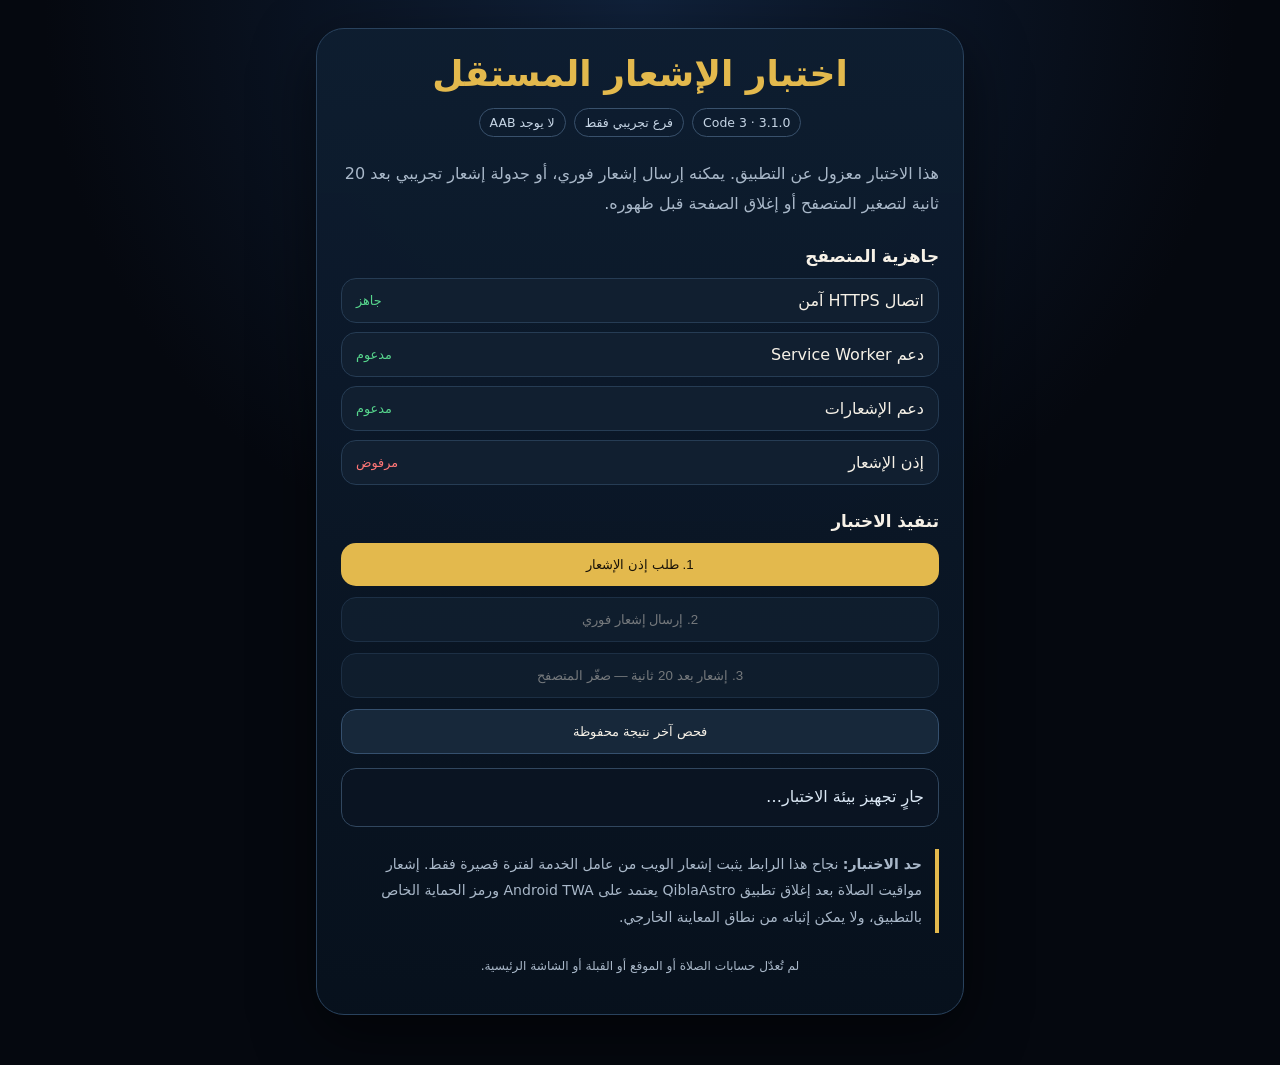
<file: source/notification-test/index.html>
<!doctype html>
<html lang="ar" dir="rtl">
<head>
  <meta charset="utf-8">
  <meta name="viewport" content="width=device-width,initial-scale=1,viewport-fit=cover">
  <meta name="theme-color" content="#05080f">
  <title>اختبار إشعار QiblaAstro المستقل</title>
  <style>
    :root{color-scheme:dark;--bg:#05080f;--card:#0c1726;--line:#29425d;--gold:#e3b94d;--text:#f6f1e7;--muted:#a9b8c9;--ok:#57d68d;--bad:#ff7676}
    *{box-sizing:border-box}body{margin:0;min-height:100vh;background:radial-gradient(circle at 50% 0,#10213a 0,var(--bg) 48%);font-family:"Noto Sans Arabic",system-ui,sans-serif;color:var(--text)}
    main{width:min(680px,100%);margin:auto;padding:28px 16px 50px}.card{background:linear-gradient(180deg,rgba(14,29,48,.97),rgba(7,17,29,.98));border:1px solid var(--line);border-radius:28px;padding:24px;box-shadow:0 20px 60px #0008}
    h1{margin:0;color:var(--gold);font-size:clamp(1.55rem,7vw,2.25rem);text-align:center}h2{font-size:1.05rem;margin:26px 0 12px}p{color:var(--muted);line-height:1.9}.meta{display:flex;gap:8px;flex-wrap:wrap;justify-content:center;margin:14px 0 22px}.pill{border:1px solid #39516c;border-radius:999px;padding:6px 10px;color:#c6d5e5;font-size:.78rem}
    .checks{display:grid;gap:9px}.check{display:flex;align-items:center;justify-content:space-between;gap:15px;background:#111f30;border:1px solid #263c54;border-radius:15px;padding:12px 14px}.state{font-size:.8rem;color:var(--muted)}.state.ok{color:var(--ok)}.state.bad{color:var(--bad)}
    .actions{display:grid;gap:11px}button{border:0;border-radius:15px;padding:14px 16px;font:700 1rem inherit;cursor:pointer;background:var(--gold);color:#181208}button.secondary{background:#17283a;color:var(--text);border:1px solid #35506e}button:disabled{opacity:.45;cursor:not-allowed}
    #summary{min-height:58px;border:1px solid #31475f;background:#0a1422;border-radius:15px;padding:14px;margin-top:14px;color:#dbe8f5;line-height:1.8}.log{margin:12px 0 0;padding:0 20px;color:var(--muted);font-size:.84rem;line-height:1.8}.warning{border-right:4px solid var(--gold);padding:2px 13px;margin-top:22px;font-size:.88rem}.tiny{text-align:center;font-size:.76rem;margin-top:22px}
  </style>
</head>
<body>
<main>
  <section class="card" aria-labelledby="title">
    <h1 id="title">اختبار الإشعار المستقل</h1>
    <div class="meta"><span class="pill">Code 3 · 3.1.0</span><span class="pill">فرع تجريبي فقط</span><span class="pill">لا يوجد AAB</span></div>
    <p>هذا الاختبار معزول عن التطبيق. يمكنه إرسال إشعار فوري، أو جدولة إشعار تجريبي بعد 20 ثانية لتصغير المتصفح أو إغلاق الصفحة قبل ظهوره.</p>

    <h2>جاهزية المتصفح</h2>
    <div class="checks">
      <div class="check"><span>اتصال HTTPS آمن</span><span class="state" id="secure-state">جارٍ الفحص</span></div>
      <div class="check"><span>دعم Service Worker</span><span class="state" id="worker-state">جارٍ الفحص</span></div>
      <div class="check"><span>دعم الإشعارات</span><span class="state" id="api-state">جارٍ الفحص</span></div>
      <div class="check"><span>إذن الإشعار</span><span class="state" id="permission-state">غير محدد</span></div>
    </div>

    <h2>تنفيذ الاختبار</h2>
    <div class="actions">
      <button id="permission-button" type="button">1. طلب إذن الإشعار</button>
      <button id="instant-button" class="secondary" type="button" disabled>2. إرسال إشعار فوري</button>
      <button id="background-button" class="secondary" type="button" disabled>3. إشعار بعد 20 ثانية — صغّر المتصفح</button>
      <button id="status-button" class="secondary" type="button">فحص آخر نتيجة محفوظة</button>
    </div>
    <div id="summary" role="status" aria-live="polite">جارٍ تجهيز بيئة الاختبار…</div>
    <ul class="log" id="event-log"></ul>

    <p class="warning"><strong>حد الاختبار:</strong> نجاح هذا الرابط يثبت إشعار الويب من عامل الخدمة لفترة قصيرة فقط. إشعار مواقيت الصلاة بعد إغلاق تطبيق QiblaAstro يعتمد على Android TWA ورمز الحماية الخاص بالتطبيق، ولا يمكن إثباته من نطاق المعاينة الخارجي.</p>
    <p class="tiny">لم تُعدّل حسابات الصلاة أو الموقع أو القبلة أو الشاشة الرئيسية.</p>
  </section>
</main>
<script src="./app.js?v=20260821-notification-test1"></script>
</body>
</html>
</file>
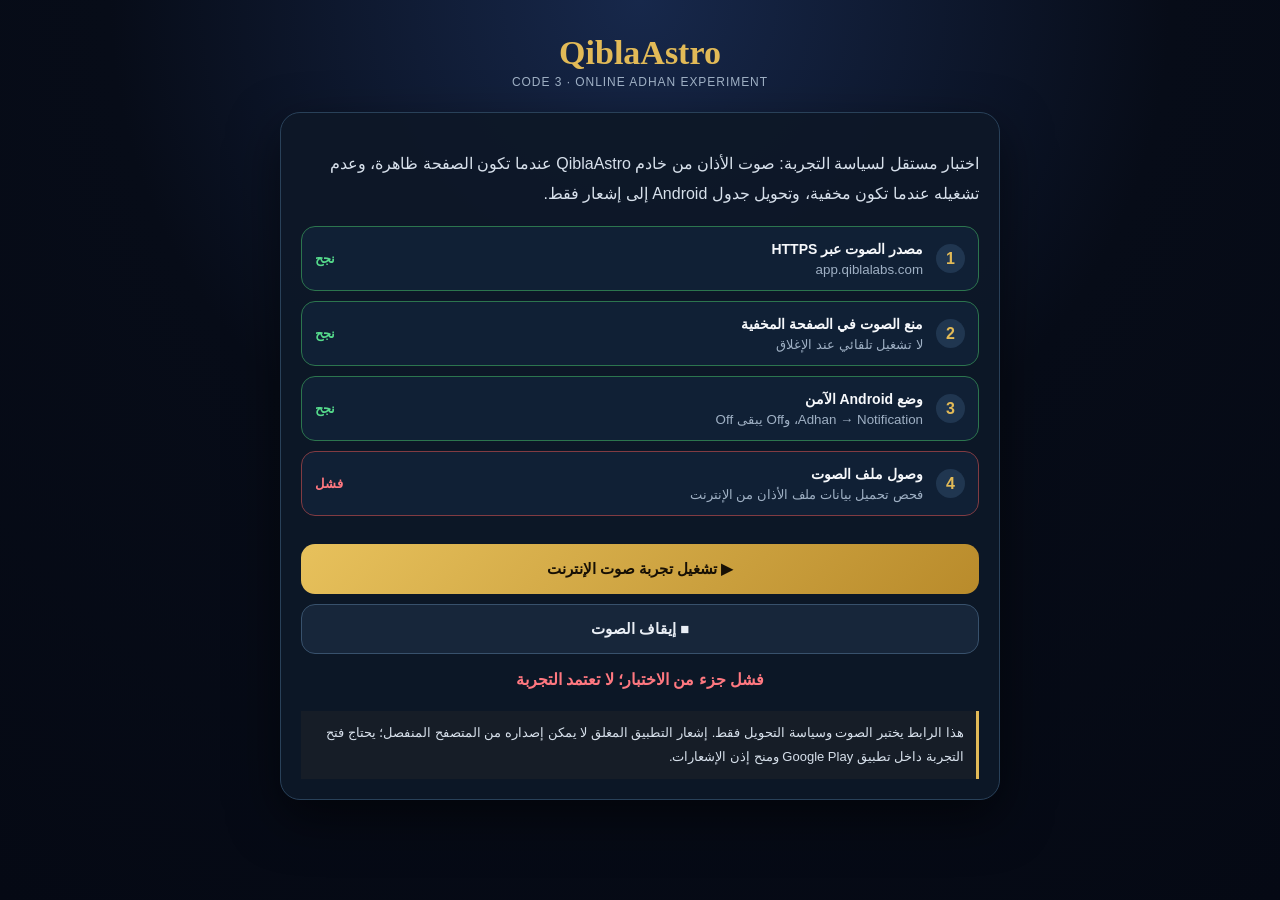
<file: source/adhan-online-test.html>
<!doctype html>
<html lang="ar" dir="rtl">
<head>
  <meta charset="utf-8">
  <meta name="viewport" content="width=device-width,initial-scale=1,viewport-fit=cover">
  <title>تجربة الأذان عبر الإنترنت — QiblaAstro Code 3</title>
  <style>
    :root{color-scheme:dark;--bg:#050914;--panel:#0d1828;--line:#294159;--gold:#e2ba57;--ok:#55d98b;--bad:#ff7880;--muted:#9fb0c4}*{box-sizing:border-box}body{margin:0;min-height:100vh;padding:22px;background:radial-gradient(circle at 50% 0,#17284b,#070c18 48%,var(--bg));color:#f6f8fb;font-family:Tahoma,Arial,sans-serif}main{width:min(720px,100%);margin:auto}.brand{text-align:center;margin:12px 0 22px}.brand b{display:block;color:var(--gold);font:700 34px Georgia,serif}.brand span{color:var(--muted);font-size:12px;letter-spacing:.08em}.card{background:#0d1828f2;border:1px solid var(--line);border-radius:20px;padding:20px;box-shadow:0 18px 50px #0008}.intro,.note{line-height:1.85;color:#d7e0eb}.steps{display:grid;gap:10px;margin:18px 0}.step{display:grid;grid-template-columns:32px 1fr auto;gap:10px;align-items:center;padding:13px;background:#102035;border:1px solid #294159;border-radius:14px}.n{display:grid;place-items:center;width:29px;height:29px;border-radius:50%;background:#203650;color:var(--gold);font-weight:800}.step b{font-size:14px}.step small{display:block;color:var(--muted);margin-top:4px}.state{font-size:13px;font-weight:800;color:var(--muted)}.pass{border-color:#2c754e}.pass .state{color:var(--ok)}.fail{border-color:#813b42}.fail .state{color:var(--bad)}button{width:100%;min-height:50px;margin-top:10px;border:0;border-radius:14px;background:linear-gradient(135deg,#e7c15c,#b98b2b);color:#171005;font:800 15px Tahoma,Arial;cursor:pointer}button.secondary{background:#17263a;color:#e9eef5;border:1px solid #38516c}.summary{text-align:center;min-height:25px;font-weight:800}.summary.pass{color:var(--ok)}.summary.fail{color:var(--bad)}.note{margin:16px 0 0;padding:10px 12px;border-right:3px solid var(--gold);background:#161d27;font-size:13px}
  </style>
</head>
<body>
<main>
  <div class="brand"><b>QiblaAstro</b><span>CODE 3 · ONLINE ADHAN EXPERIMENT</span></div>
  <section class="card">
    <p class="intro">اختبار مستقل لسياسة التجربة: صوت الأذان من خادم QiblaAstro عندما تكون الصفحة ظاهرة، وعدم تشغيله عندما تكون مخفية، وتحويل جدول Android إلى إشعار فقط.</p>
    <div class="steps">
      <div class="step" id="s1"><span class="n">1</span><span><b>مصدر الصوت عبر HTTPS</b><small>app.qiblalabs.com</small></span><span class="state">جارٍ</span></div>
      <div class="step" id="s2"><span class="n">2</span><span><b>منع الصوت في الصفحة المخفية</b><small>لا تشغيل تلقائي عند الإغلاق</small></span><span class="state">جارٍ</span></div>
      <div class="step" id="s3"><span class="n">3</span><span><b>وضع Android الآمن</b><small>Adhan → Notification، وOff يبقى Off</small></span><span class="state">جارٍ</span></div>
      <div class="step" id="s4"><span class="n">4</span><span><b>وصول ملف الصوت</b><small>فحص تحميل بيانات ملف الأذان من الإنترنت</small></span><span class="state">جارٍ</span></div>
    </div>
    <button id="play" type="button" disabled>▶ تشغيل تجربة صوت الإنترنت</button>
    <button id="stop" class="secondary" type="button" disabled>■ إيقاف الصوت</button>
    <p id="summary" class="summary" role="status" aria-live="polite"></p>
    <p class="note">هذا الرابط يختبر الصوت وسياسة التحويل فقط. إشعار التطبيق المغلق لا يمكن إصداره من المتصفح المنفصل؛ يحتاج فتح التجربة داخل تطبيق Google Play ومنح إذن الإشعارات.</p>
  </section>
</main>
<script src="js/presentation/prayer/online-adhan-policy.js?v=20260821-code3-online-adhan1"></script>
<script>
'use strict';
var audio=null,onlineURL='';
function result(id,ok){var e=document.getElementById(id);e.classList.add(ok?'pass':'fail');e.querySelector('.state').textContent=ok?'نجح':'فشل';return ok;}
function probe(url){return new Promise(function(resolve){var a=new Audio(),done=false,timer=setTimeout(function(){finish(false);},12000);function finish(ok){if(done)return;done=true;clearTimeout(timer);a.removeAttribute('src');resolve(ok);}a.preload='metadata';a.addEventListener('loadedmetadata',function(){finish(true);},{once:true});a.addEventListener('error',function(){finish(false);},{once:true});a.src=url;a.load();});}
async function run(){var p=window.QiblaOnlineAdhanPolicy,summary=document.getElementById('summary');var https=!!p&&p.profile('makkah').normal.indexOf('https://app.qiblalabs.com/audio/adhan/')===0;onlineURL=https?p.profile('makkah').normal:'';var visibility=!!p&&p.canPlay({hidden:false,visibilityState:'visible'})===true&&p.canPlay({hidden:true,visibilityState:'hidden'})===false;var native=!!p&&p.nativeMode('adhan')==='notification'&&p.nativeMode('notification')==='notification'&&p.nativeMode('off')==='off';var reachable=https&&await probe(onlineURL);[result('s1',https),result('s2',visibility),result('s3',native),result('s4',reachable)];var ok=https&&visibility&&native&&reachable;summary.className='summary '+(ok?'pass':'fail');summary.textContent=ok?'نجحت سياسة التجربة وأصبح اختبار الصوت جاهزًا':'فشل جزء من الاختبار؛ لا تعتمد التجربة';document.getElementById('play').disabled=!reachable;document.getElementById('stop').disabled=!reachable;}
document.getElementById('play').onclick=function(){if(!onlineURL)return;try{if(audio)audio.pause();audio=new Audio(onlineURL);audio.volume=1;audio.play().then(function(){document.getElementById('summary').textContent='يعمل الآن صوت الأذان عبر الإنترنت';}).catch(function(){document.getElementById('summary').textContent='تعذر تشغيل الصوت على هذا المتصفح';});}catch(_){}};
document.getElementById('stop').onclick=function(){if(audio){audio.pause();audio.currentTime=0;}document.getElementById('summary').textContent='تم إيقاف الصوت';};
run();
</script>
</body>
</html>
</file>
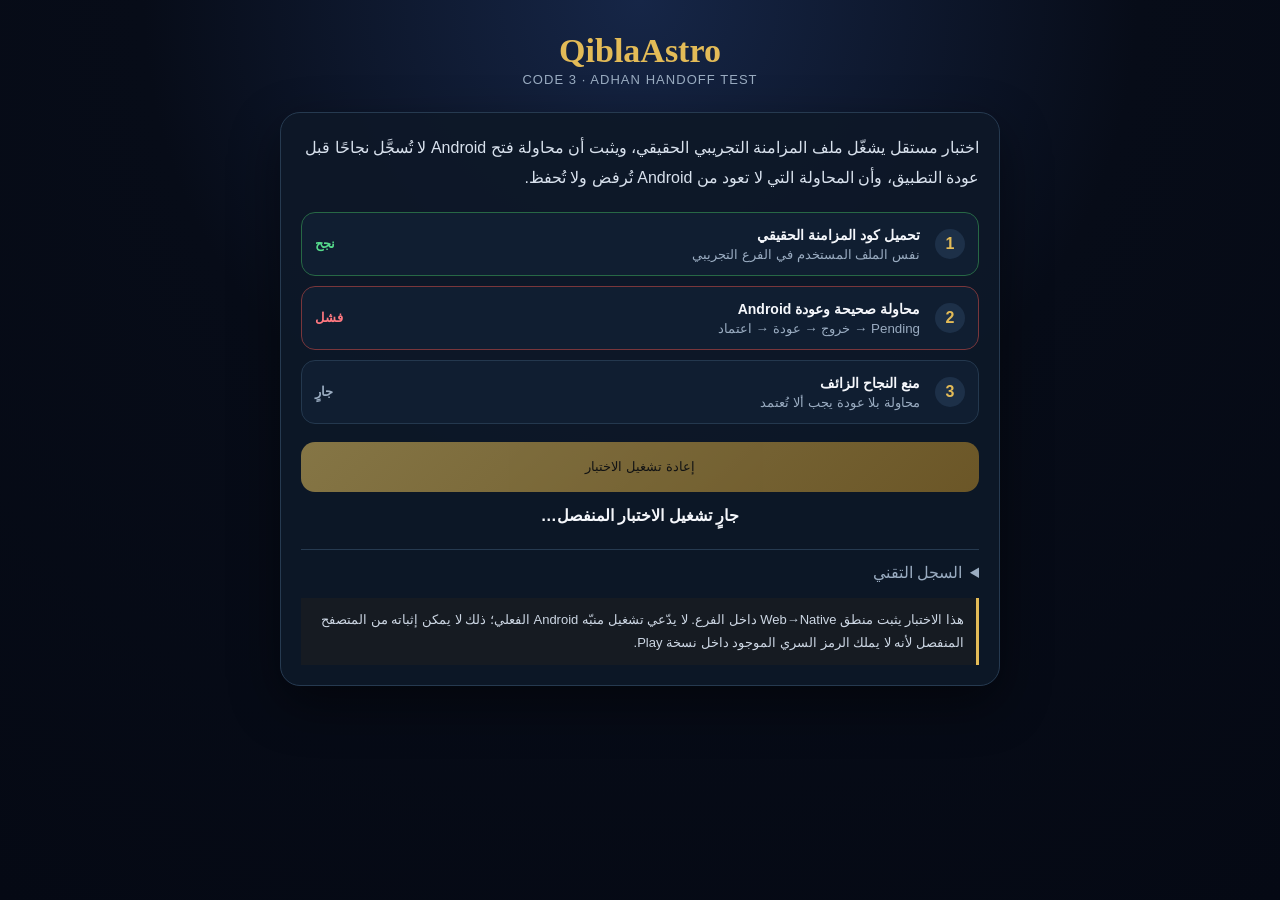
<file: source/adhan-sync-test.html>
<!doctype html>
<html lang="ar" dir="rtl">
<head>
  <meta charset="utf-8">
  <meta name="viewport" content="width=device-width,initial-scale=1,viewport-fit=cover">
  <title>اختبار مزامنة الأذان — QiblaAstro Code 3</title>
  <style>
    :root{color-scheme:dark;--bg:#050914;--panel:#0d1828;--line:#263a50;--gold:#e3bb57;--ok:#55d98b;--bad:#ff7880;--muted:#9aacc1}
    *{box-sizing:border-box}body{margin:0;min-height:100vh;background:radial-gradient(circle at 50% 0,#162647 0,#070c18 45%,var(--bg) 100%);color:#f5f7fb;font-family:"Noto Sans Arabic",Tahoma,Arial,sans-serif;padding:22px}
    main{width:min(720px,100%);margin:auto}.brand{text-align:center;margin:10px 0 24px}.brand b{display:block;color:var(--gold);font:700 34px Georgia,serif}.brand span{color:var(--muted);font-size:13px;letter-spacing:.08em}
    .card{background:rgba(13,24,40,.94);border:1px solid var(--line);border-radius:20px;padding:20px;box-shadow:0 18px 50px #0007}.intro{line-height:1.9;color:#d8e1ed;margin:0 0 18px}.steps{display:grid;gap:10px;margin:18px 0}.step{display:grid;grid-template-columns:34px 1fr auto;gap:11px;align-items:center;background:#101e31;border:1px solid #24384e;border-radius:14px;padding:13px}.n{display:grid;place-items:center;width:30px;height:30px;border-radius:50%;background:#1d3048;color:var(--gold);font-weight:800}.step b{font-size:14px}.step small{display:block;color:var(--muted);margin-top:3px}.state{font-weight:800;font-size:13px;color:var(--muted)}.step.pass{border-color:#276845}.step.pass .state{color:var(--ok)}.step.fail{border-color:#79363b}.step.fail .state{color:var(--bad)}
    button{width:100%;min-height:50px;border:0;border-radius:14px;background:linear-gradient(135deg,#e8c35f,#b98a28);color:#171005;font:800 16px inherit;cursor:pointer}button:disabled{opacity:.55;cursor:wait}.summary{margin:14px 0 0;text-align:center;font-weight:800;min-height:28px}.summary.pass{color:var(--ok)}.summary.fail{color:var(--bad)}
    details{margin-top:15px;border-top:1px solid var(--line);padding-top:13px;color:var(--muted)}pre{direction:ltr;text-align:left;white-space:pre-wrap;overflow-wrap:anywhere;background:#050a12;padding:12px;border-radius:12px;font:12px/1.6 monospace;color:#bed0e5}
    .note{margin:16px 0 0;border-right:3px solid var(--gold);padding:10px 12px;background:#161b22;color:#cdd7e4;font-size:13px;line-height:1.8}
  </style>
</head>
<body>
<main>
  <div class="brand"><b>QiblaAstro</b><span>CODE 3 · ADHAN HANDOFF TEST</span></div>
  <section class="card">
    <p class="intro">اختبار مستقل يشغّل ملف المزامنة التجريبي الحقيقي، ويثبت أن محاولة فتح Android لا تُسجَّل نجاحًا قبل عودة التطبيق، وأن المحاولة التي لا تعود من Android تُرفض ولا تُحفظ.</p>
    <div class="steps">
      <div class="step" id="step-load"><span class="n">1</span><span><b>تحميل كود المزامنة الحقيقي</b><small>نفس الملف المستخدم في الفرع التجريبي</small></span><span class="state">جارٍ</span></div>
      <div class="step" id="step-return"><span class="n">2</span><span><b>محاولة صحيحة وعودة Android</b><small>Pending → خروج → عودة → اعتماد</small></span><span class="state">جارٍ</span></div>
      <div class="step" id="step-failure"><span class="n">3</span><span><b>منع النجاح الزائف</b><small>محاولة بلا عودة يجب ألا تُعتمد</small></span><span class="state">جارٍ</span></div>
    </div>
    <button id="run" type="button">إعادة تشغيل الاختبار</button>
    <p class="summary" id="summary" role="status" aria-live="polite"></p>
    <details><summary>السجل التقني</summary><pre id="log"></pre></details>
    <p class="note">هذا الاختبار يثبت منطق Web→Native داخل الفرع. لا يدّعي تشغيل منبّه Android الفعلي؛ ذلك لا يمكن إثباته من المتصفح المنفصل لأنه لا يملك الرمز السري الموجود داخل نسخة Play.</p>
  </section>
</main>
<script>
'use strict';
var LAT=30.0444,LON=31.2357,gnssSource='gps',QT=136.2;
var pCache=[{n:'الفجر',h:4.5},{n:'الظهر',h:12.1},{n:'العصر',h:15.5},{n:'المغرب',h:18.4},{n:'العشاء',h:19.8}];
var technicalLog=[],syncStatuses=[],lastNavigation='';
function log(message){technicalLog.push(new Date().toISOString().slice(11,23)+'  '+message);document.getElementById('log').textContent=technicalLog.join('\n');}
function setStep(id,ok,text){var el=document.getElementById(id);el.classList.remove('pass','fail');el.classList.add(ok?'pass':'fail');el.querySelector('.state').textContent=text|| (ok?'نجح':'فشل');}
function resetStep(id){var el=document.getElementById(id);el.classList.remove('pass','fail');el.querySelector('.state').textContent='جارٍ';}
function wait(ms){return new Promise(function(resolve){setTimeout(resolve,ms);});}
function storageClear(){sessionStorage.removeItem('qiblaastro:prayer-native-sync-last:v1');sessionStorage.removeItem('qiblaastro:prayer-native-sync-pending:v1');}
sessionStorage.setItem('qiblaastro:native-token','t'.repeat(40));
window.QiblaAdhanSyncTestAdapter={enabled:true,navigate:function(uri){lastNavigation=String(uri);log('NAV '+lastNavigation.slice(0,115)+'…');return true;}};
window.QiblaPrayerLocation={effective:function(){return{mode:'auto',lat:LAT,lon:LON,label:'القاهرة',timeZone:'Africa/Cairo'};}};
window.QiblaAdhanUI={getState:function(){return{enabled:true,advance:0,profile:'makkah',prayers:{'الفجر':'adhan','الظهر':'adhan','العصر':'adhan','المغرب':'adhan','العشاء':'adhan'}};}};
window.QiblaPrayerNativePlan={build:function(){return{timeZone:'Africa/Cairo'};},serialize:function(){return'2026-08-21:270,726,930,1104,1188|2026-08-22:271,726,929,1103,1187';}};
window.addEventListener('qiblaastro:prayer-native-sync-status',function(e){var status=e&&e.detail&&e.detail.status||'unknown';syncStatuses.push(status);log('STATUS '+status);});
async function runSuccessfulReturn(){storageClear();syncStatuses=[];lastNavigation='';var launched=window.QiblaPrayerNativeSync.sync();var before=window.QiblaPrayerNativeSync.status();var attempted=launched&&lastNavigation.indexOf('intent://prayer-sync?')===0&&lastNavigation.indexOf('package=com.qiblalabs')>0&&before.pending&&!before.last;log('BEFORE_RETURN pending='+!!before.pending+' last='+!!before.last);window.dispatchEvent(new Event('pagehide'));window.dispatchEvent(new Event('pageshow'));var after=window.QiblaPrayerNativeSync.status();var accepted=attempted&&!after.pending&&!!after.last&&syncStatuses.indexOf('android-opened')>=0&&syncStatuses.indexOf('returned')>=0;log('AFTER_RETURN pending='+!!after.pending+' last='+!!after.last);return accepted;}
async function runUnconfirmedFailure(){storageClear();syncStatuses=[];lastNavigation='';var launched=window.QiblaPrayerNativeSync.sync();localStorage.removeItem('qiblaastro:prayer-native-sync-enabled:v1');var before=window.QiblaPrayerNativeSync.status();log('UNCONFIRMED_START pending='+!!before.pending+' last='+!!before.last);await wait(6300);var after=window.QiblaPrayerNativeSync.status();var rejected=launched&&!!before.pending&&!before.last&&!after.pending&&!after.last&&syncStatuses.indexOf('launch-unconfirmed')>=0;log('UNCONFIRMED_END pending='+!!after.pending+' last='+!!after.last);return rejected;}
async function runAll(){var button=document.getElementById('run'),summary=document.getElementById('summary');button.disabled=true;technicalLog=[];syncStatuses=[];summary.className='summary';summary.textContent='جارٍ تشغيل الاختبار المنفصل…';['step-load','step-return','step-failure'].forEach(resetStep);try{var loaded=!!(window.QiblaPrayerNativeSync&&window.QiblaPrayerNativeSync.sync&&window.QiblaPrayerScheduleSync&&window.QiblaPrayerScheduleSync.start);if(loaded){window.QiblaPrayerScheduleSync.start();await wait(25);}setStep('step-load',loaded,loaded?'نجح':'فشل');if(!loaded)throw new Error('لم يتم تحميل ملف المزامنة');var returned=await runSuccessfulReturn();setStep('step-return',returned,returned?'نجح':'فشل');var rejected=await runUnconfirmedFailure();setStep('step-failure',rejected,rejected?'نجح':'فشل');var all=loaded&&returned&&rejected;summary.className='summary '+(all?'pass':'fail');summary.textContent=all?'نجح الاختبار: لا يوجد اعتماد زائف للمزامنة':'فشل الاختبار: راجع السجل التقني';}catch(error){log('ERROR '+error.message);summary.className='summary fail';summary.textContent='فشل الاختبار: '+error.message;}finally{button.disabled=false;}}
document.getElementById('run').addEventListener('click',runAll);
</script>
<script src="js/presentation/prayer/schedule-sync.js?v=20260821-code3-adhan-sync-exp2" onload="runAll()" onerror="setStep('step-load',false,'فشل');document.getElementById('summary').textContent='تعذر تحميل ملف المزامنة'"></script>
</body>
</html>
</file>
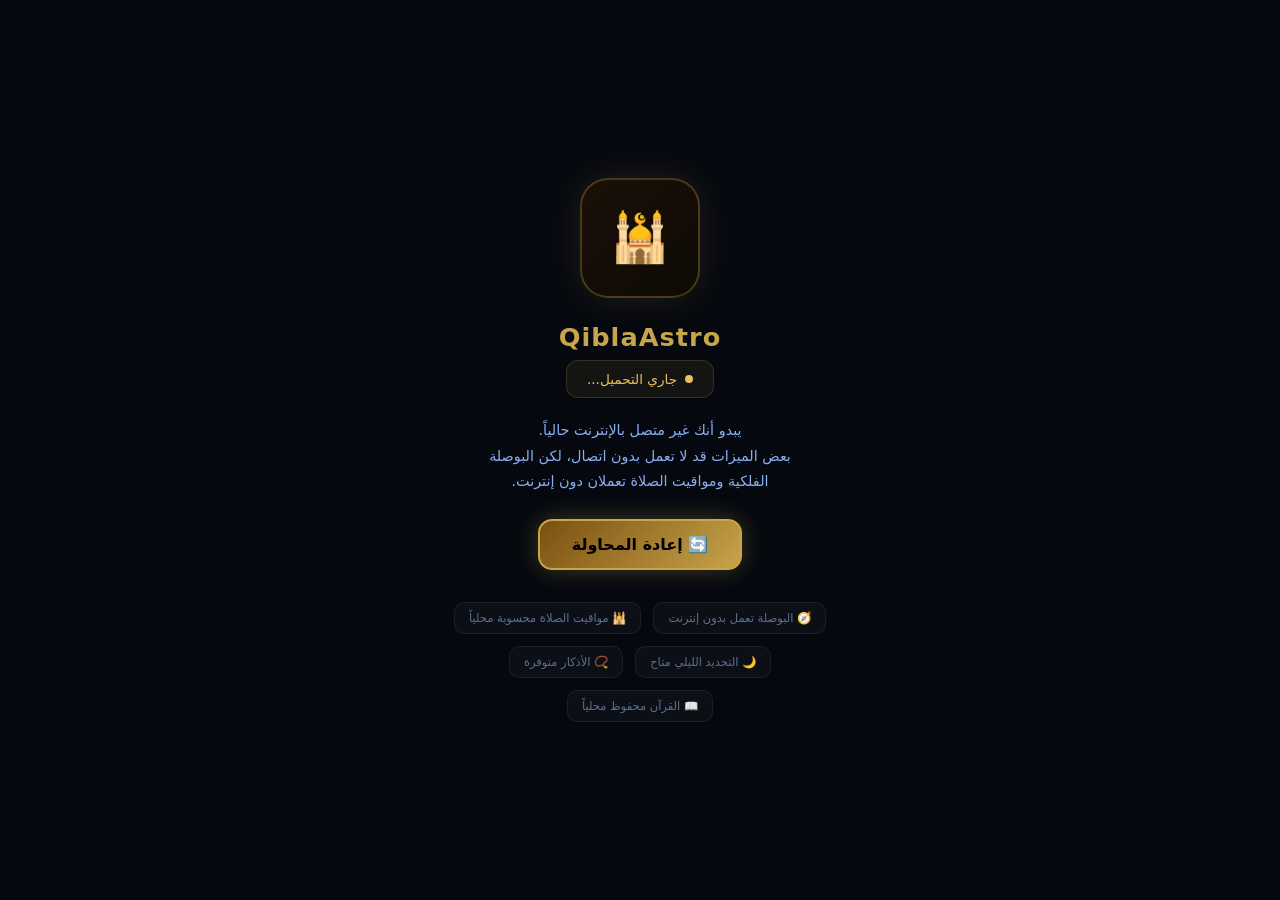
<file: source/offline.html>
<!DOCTYPE html>
<html lang="ar" dir="rtl">
<head>
<meta charset="UTF-8">
<meta name="viewport" content="width=device-width,initial-scale=1,user-scalable=no,viewport-fit=cover">
<meta name="theme-color" content="#05080F">
<title>QiblaAstro — Offline</title>
<style>
  *{margin:0;padding:0;box-sizing:border-box}
  body{
    background:#05080F;
    color:#D8D0BC;
    font-family:'Segoe UI',system-ui,-apple-system,sans-serif;
    min-height:100vh;
    display:flex;
    flex-direction:column;
    align-items:center;
    justify-content:center;
    text-align:center;
    padding:24px;
    direction:rtl;
  }
  .logo{
    width:120px;height:120px;
    margin-bottom:24px;
    border-radius:28px;
    background:linear-gradient(135deg,#1A1008,#0D0A04);
    border:2px solid rgba(200,164,74,.3);
    display:flex;align-items:center;justify-content:center;
    font-size:3rem;
    box-shadow:0 0 40px rgba(200,164,74,.15);
  }
  h1{
    font-size:1.6rem;
    color:#C8A44A;
    margin-bottom:8px;
    letter-spacing:.04em;
  }
  p{
    font-size:.9rem;
    color:#8AAEF0;
    line-height:1.8;
    max-width:320px;
    margin-bottom:24px;
  }
  .status{
    display:inline-flex;
    align-items:center;
    gap:8px;
    padding:10px 20px;
    background:rgba(200,164,74,.08);
    border:1px solid rgba(200,164,74,.2);
    border-radius:12px;
    font-size:.85rem;
    color:#E8C060;
    margin-bottom:20px;
  }
  .status::before{
    content:'';
    width:8px;height:8px;
    border-radius:50%;
    background:#E8C060;
    animation:pulse 1.5s ease-in-out infinite;
  }
  @keyframes pulse{
    0%,100%{opacity:1;transform:scale(1)}
    50%{opacity:.4;transform:scale(.7)}
  }
  button{
    padding:14px 32px;
    border-radius:14px;
    border:2px solid #C8A44A;
    background:linear-gradient(135deg,#7A5010,#C8A44A);
    color:#000;
    font-family:inherit;
    font-size:1rem;
    font-weight:700;
    cursor:pointer;
    box-shadow:0 0 24px rgba(200,164,74,.3);
    transition:transform .2s,box-shadow .2s;
  }
  button:hover,button:active{
    transform:translateY(-2px);
    box-shadow:0 4px 28px rgba(200,164,74,.4);
  }
  .features{
    margin-top:32px;
    display:flex;
    flex-wrap:wrap;
    justify-content:center;
    gap:12px;
    max-width:400px;
  }
  .feature{
    padding:8px 14px;
    background:rgba(255,255,255,.03);
    border:1px solid rgba(255,255,255,.06);
    border-radius:10px;
    font-size:.72rem;
    color:#5A7090;
  }
</style>
</head>
<body>
  <div class="logo">🕌</div>
  <h1>QiblaAstro</h1>
  <div class="status">جاري محاولة الاتصال...</div>
  <p>
    يبدو أنك غير متصل بالإنترنت حالياً.<br>
    بعض الميزات قد لا تعمل بدون اتصال، لكن البوصلة الفلكية ومواقيت الصلاة تعملان دون إنترنت.
  </p>
  <button onclick="window.location.reload()">🔄 إعادة المحاولة</button>
  <div class="features">
    <span class="feature">🧭 البوصلة تعمل بدون إنترنت</span>
    <span class="feature">🕌 مواقيت الصلاة محسوبة محلياً</span>
    <span class="feature">🌙 التحديد الليلي متاح</span>
    <span class="feature">📿 الأذكار متوفرة</span>
    <span class="feature">📖 القرآن محفوظ محلياً</span>
  </div>
  <script>
    // Auto-retry when online
    window.addEventListener('online', function(){
      window.location.reload();
    });
    // Update status text
    if(navigator.onLine){
      document.querySelector('.status').textContent = 'جاري التحميل...';
    }
  </script>
</body>
</html>
</file>
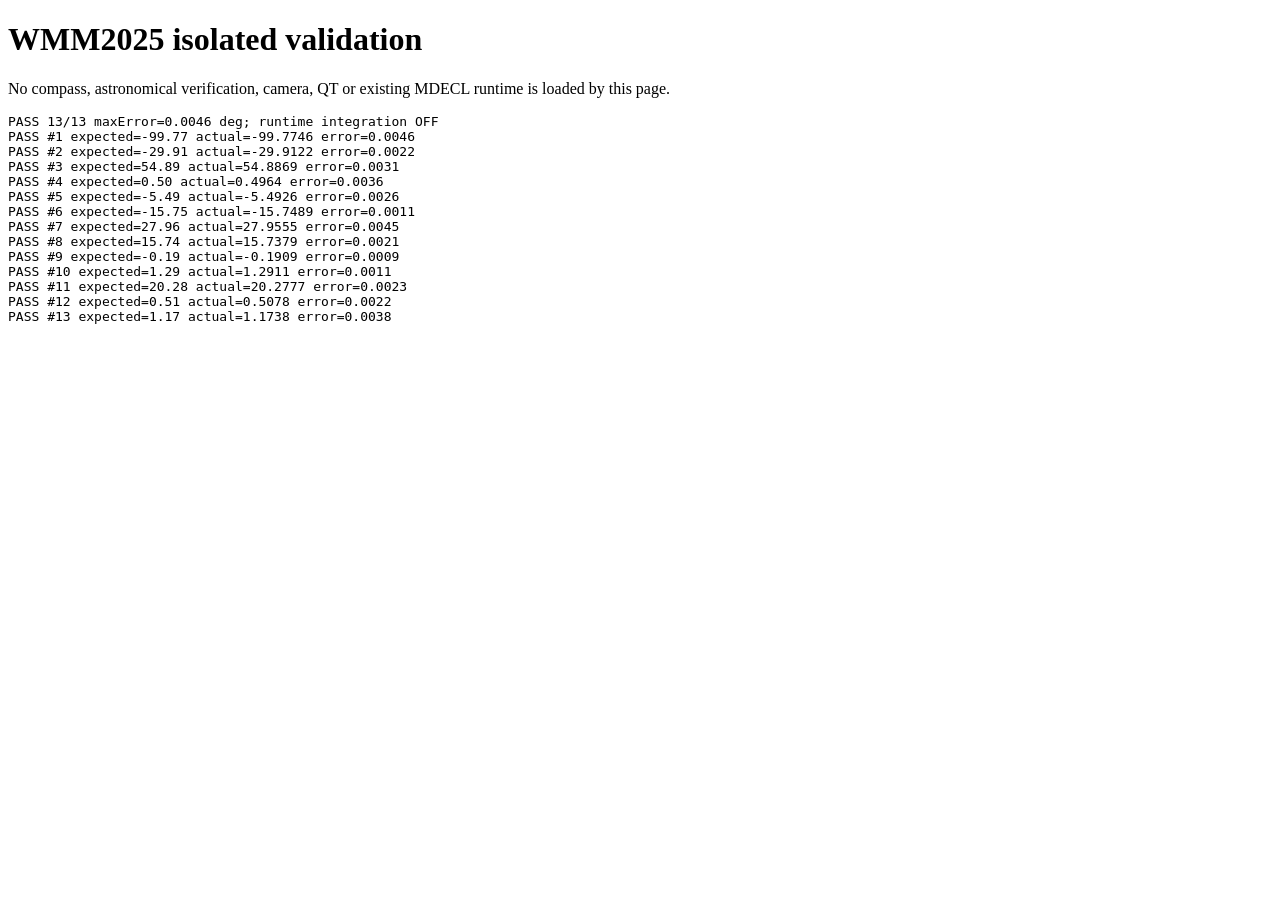
<file: source/wmm2025-gate.html>
<!doctype html><html><head><meta charset="utf-8"><meta name="viewport" content="width=device-width,initial-scale=1"><title>WMM2025 Gate</title></head><body><h1>WMM2025 isolated validation</h1><p>No compass, astronomical verification, camera, QT or existing MDECL runtime is loaded by this page.</p><pre id="result">Running...</pre><script src="js/04-wmm2025.js"></script><script src="wmm2025-golden-values.js"></script></body></html>
</file>
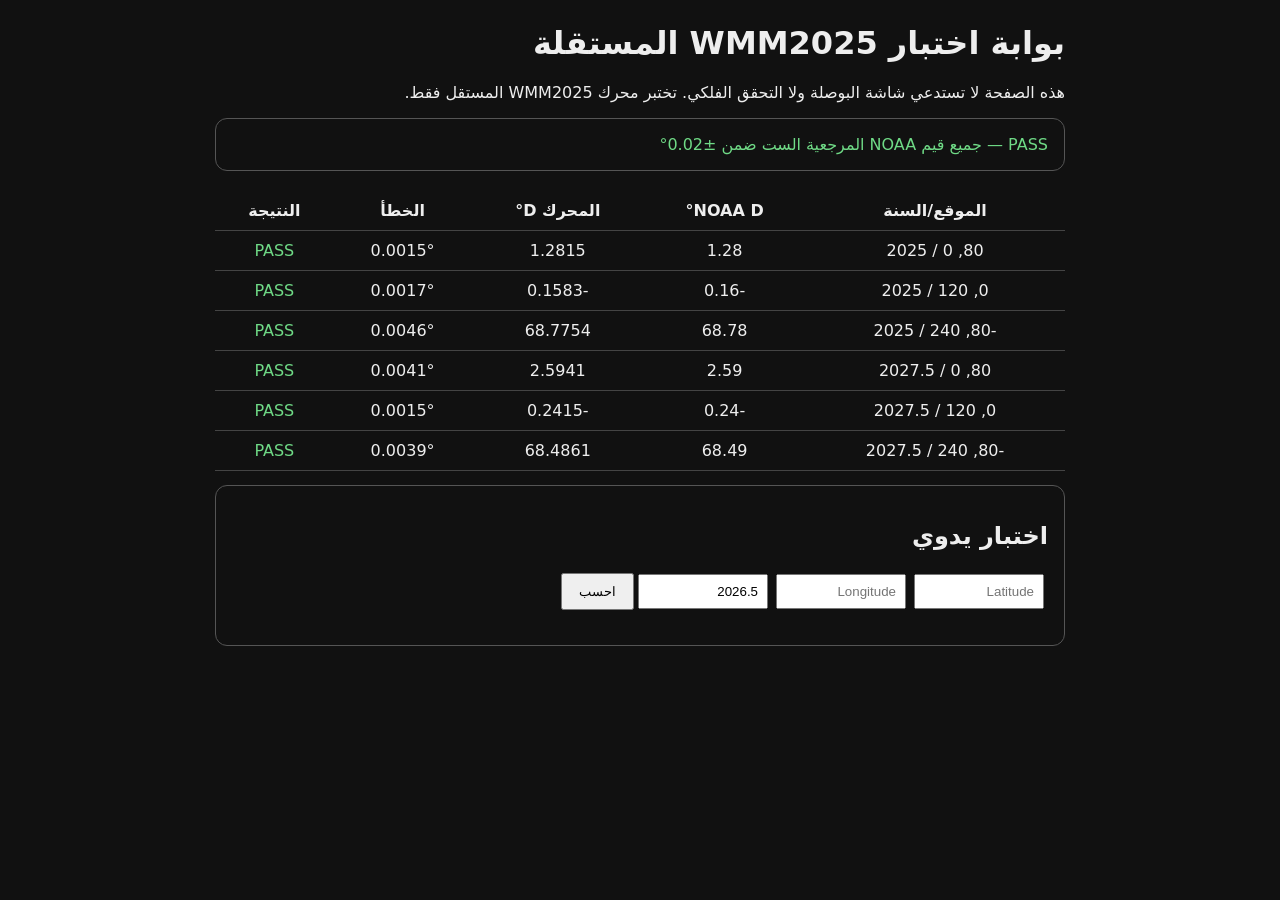
<file: source/wmm2025-test.html>
<!doctype html><html lang="ar" dir="rtl"><meta charset="utf-8"><meta name="viewport" content="width=device-width,initial-scale=1"><title>QiblaAstro WMM2025 Gate</title><style>body{font-family:system-ui;margin:24px;background:#111;color:#eee}main{max-width:850px;margin:auto}table{width:100%;border-collapse:collapse;margin-top:20px}td,th{padding:10px;border-bottom:1px solid #444;text-align:center}.ok{color:#6fda86}.bad{color:#ff7676}.box{padding:16px;border:1px solid #555;border-radius:12px;margin:14px 0}input{width:110px;padding:8px;margin:4px}button{padding:9px 16px}</style><main><h1>بوابة اختبار WMM2025 المستقلة</h1><p>هذه الصفحة لا تستدعي شاشة البوصلة ولا التحقق الفلكي. تختبر محرك WMM2025 المستقل فقط.</p><div id="summary" class="box"></div><table><thead><tr><th>الموقع/السنة</th><th>NOAA D°</th><th>المحرك D°</th><th>الخطأ</th><th>النتيجة</th></tr></thead><tbody id="rows"></tbody></table><div class="box"><h2>اختبار يدوي</h2><input id="lat" type="number" step="any" placeholder="Latitude"><input id="lon" type="number" step="any" placeholder="Longitude"><input id="yr" type="number" step="any" value="2026.5"><button onclick="calc()">احسب</button><p id="out"></p></div></main><script src="js/geomag/wmm2025.js"></script><script>const tests=QiblaWMM2025.selfTest();rows.innerHTML=tests.map(t=>`<tr><td>${t.lat}, ${t.lon} / ${t.year}</td><td>${t.expected.toFixed(2)}</td><td>${t.actual.toFixed(4)}</td><td>${t.error.toFixed(4)}°</td><td class="${t.pass?'ok':'bad'}">${t.pass?'PASS':'FAIL'}</td></tr>`).join('');const pass=tests.every(x=>x.pass);summary.className='box '+(pass?'ok':'bad');summary.textContent=pass?'PASS — جميع قيم NOAA المرجعية الست ضمن ±0.02°':'FAIL — لا يتم السماح بالربط Runtime';function calc(){try{const r=QiblaWMM2025.field(+lat.value,+lon.value,{decimalYear:+yr.value});out.textContent=`D=${r.declinationDeg.toFixed(4)}° | I=${r.inclinationDeg.toFixed(4)}° | H=${r.horizontalNt.toFixed(1)} nT`; }catch(e){out.textContent=e.message}}</script></html>
</file>
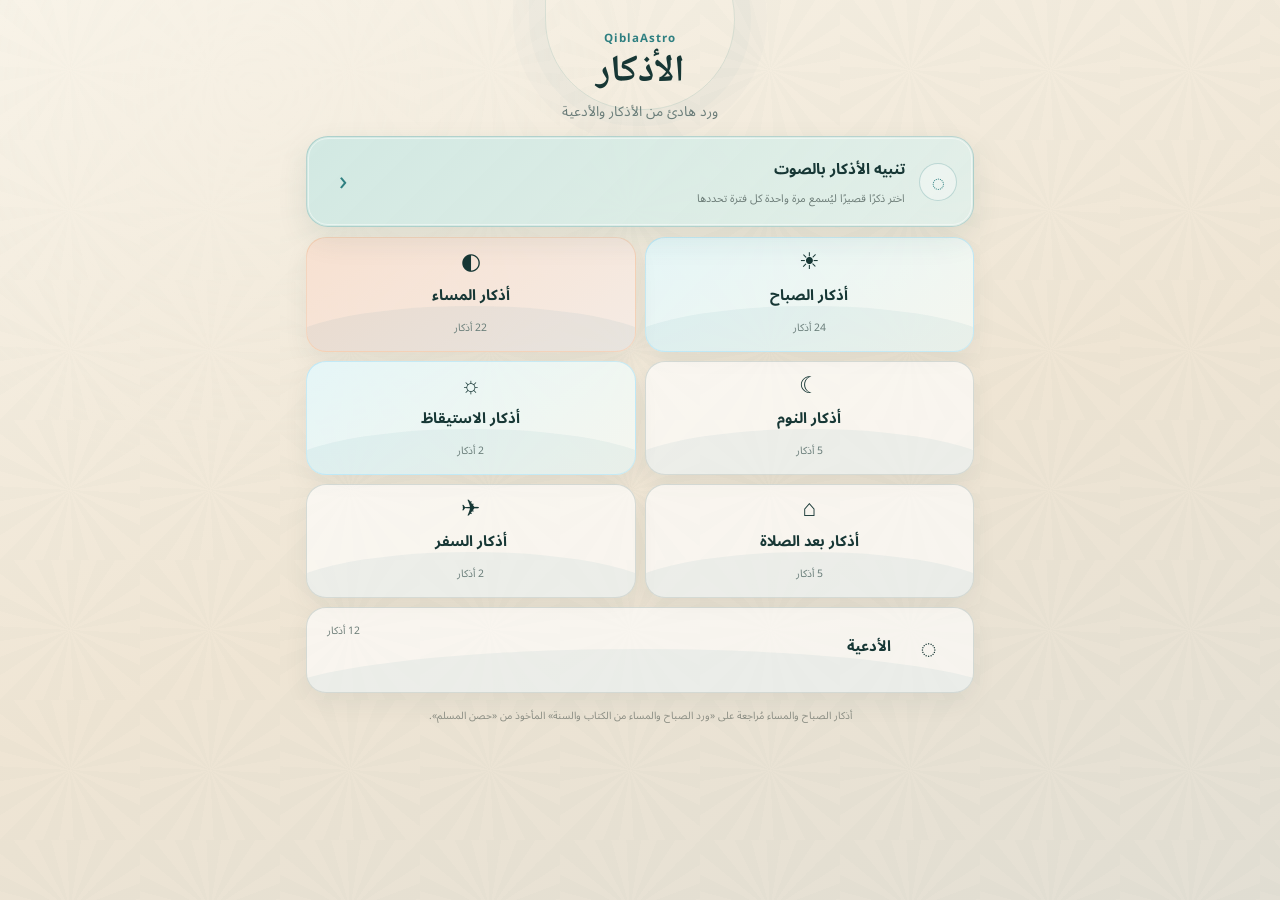
<file: source/pages/azkar.html>
<!doctype html>
<html lang="ar" dir="rtl">
<head>
  <meta charset="utf-8">
  <meta name="viewport" content="width=device-width,initial-scale=1,viewport-fit=cover,user-scalable=no">
  <meta http-equiv="Cache-Control" content="no-cache, no-store, must-revalidate">
  <meta http-equiv="Pragma" content="no-cache">
  <meta http-equiv="Expires" content="0">
  <title>الأذكار — QiblaAstro</title>
  <link rel="stylesheet" href="../css/azkar-new.css?v=20260809-0132">
  <link rel="stylesheet" href="../css/azkar-home-tuning.css?v=20260809-0132">
  <link rel="stylesheet" href="../css/azkar-reader-tuning.css?v=20260809-0132">
  <link rel="stylesheet" href="../css/azkar-listen.css?v=20260809-0132">
  <link rel="stylesheet" href="../css/azkar-final-tuning.css?v=20260815-reading-width1">
  <link rel="stylesheet" href="../css/reading-full-width-final.css?v=20260815-reading-width1">
  <style>
    html,body{width:100%;height:100%;min-height:0;margin:0;overflow:hidden!important;overscroll-behavior:none!important}
    #azkarApp{width:100%;height:100dvh!important;min-height:100dvh!important;max-height:100dvh!important;overflow:hidden!important;overscroll-behavior:none!important}
    #azkarApp .az-view{max-height:100dvh!important;overflow:hidden!important}
    #azkarApp .az-dhikr-scroller{overscroll-behavior:contain}
    #azAudio .az-audio-status{display:flex!important}
  </style>
</head>
<body>
  <main id="azkarApp" class="az-app" data-theme="neutral">
    <section id="azHome" class="az-view is-active" aria-label="أقسام الأذكار">
      <div class="az-home-ornament" aria-hidden="true"></div>
      <header class="az-home-head"><span class="az-kicker">QiblaAstro</span><h1>الأذكار</h1><p>ورد هادئ من الأذكار والأدعية</p></header>
      <button id="azAudioEntry" class="az-audio-entry az-audio-entry-top" type="button"><span class="az-audio-icon" aria-hidden="true">◌</span><span><strong>تنبيه الأذكار بالصوت</strong><small>اختر ذكرًا قصيرًا ليُسمع مرة واحدة كل فترة تحددها</small></span><span class="az-chevron" aria-hidden="true">‹</span></button>
      <div id="azCategoryGrid" class="az-category-grid"></div>
      <p class="az-source-note">أذكار الصباح والمساء مُراجعة على «ورد الصباح والمساء من الكتاب والسنة» المأخوذ من «حصن المسلم».</p>
    </section>
    <section id="azReader" class="az-view az-reader" aria-label="قارئ الأذكار">
      <header class="az-reader-head"><button id="azBackHome" class="az-icon-btn az-back-btn" type="button" aria-label="العودة إلى أقسام الأذكار"><span aria-hidden="true">→</span></button><div><span id="azReaderSection" class="az-reader-kicker">أذكار الصباح</span><strong id="azReaderPosition">الذكر 1 من 1</strong></div><span class="az-head-spacer"></span></header>
      <article id="azDhikrCard" class="az-dhikr-card" tabindex="0" aria-live="polite"><div class="az-card-pattern" aria-hidden="true"></div><div id="azDhikrScroller" class="az-dhikr-scroller"><p id="azDhikrText" class="az-dhikr-text"></p></div><footer class="az-dhikr-source-wrap"><span id="azDhikrVirtue" class="az-dhikr-virtue"></span><span id="azDhikrSource" class="az-dhikr-source"></span></footer></article>
      <div class="az-reader-foot"><div class="az-reader-meta"><span id="azRepeatLabel">مرة واحدة</span><span id="azReaderIndex">الذكر 1 من 1</span></div><button id="azCounter" class="az-counter" type="button" aria-label="عدد التكرارات المتبقية"><span id="azCounterValue">1</span></button><p class="az-reader-hint">المس الشاشة للعدّ · اسحب من اليسار إلى اليمين للتالي · ومن اليمين إلى اليسار للسابق</p></div>
    </section>
    <section id="azAudio" class="az-view az-audio" aria-label="تنبيه الأذكار بالصوت">
      <header class="az-sub-head"><button id="azAudioBack" class="az-icon-btn az-back-btn" type="button" aria-label="العودة إلى شاشة الأذكار"><span aria-hidden="true">→</span></button><div><span class="az-reader-kicker">تذكير هادئ</span><h2>تنبيه الأذكار بالصوت</h2></div><span class="az-head-spacer"></span></header>
      <div class="az-audio-panel"><div class="az-audio-mark" aria-hidden="true">◉</div><p class="az-audio-intro">اختر ذكرًا قصيرًا، ثم اختر كل كم دقيقة تريد سماعه مرة واحدة.</p><label class="az-field-label" for="azAudioPhrase">الذكر</label><select id="azAudioPhrase" class="az-select"></select><div class="az-preview-row"><span id="azAudioPreview">سبحان الله</span><button id="azPreviewBtn" type="button" class="az-preview-btn az-speaker-btn" aria-label="استماع إلى الذكر المختار" title="استماع"><span aria-hidden="true">🔊</span></button></div><span class="az-field-label">الفاصل الزمني</span><div id="azIntervals" class="az-interval-grid"></div><button id="azAudioToggle" class="az-primary-btn" type="button">بدء التنبيه</button><div class="az-audio-status" aria-live="polite"><span class="az-status-dot"></span><div><strong id="azAudioState">متوقف</strong><small id="azAudioSummary">اختر الذكر والفاصل الزمني</small></div></div></div>
    </section>
  </main>
  <script src="../js/azkar-data.js?v=20260809-0132"></script>
  <script src="../js/azkar-verified-overlay.js?v=20260809-0132"></script>
  <script src="../js/azkar-dua-overlay.js?v=20260809-0132"></script>
  <script src="../js/azkar-alert-audio-map.js?v=20260809-0132"></script>
  <script src="../js/azkar-new.js?v=20260809-0132"></script>
  <script src="../js/presentation/native-bridge-recovery.js?v=20260819-native-bridge1"></script>
  <script src="../js/azkar-native-reminders.js?v=20260818-native5"></script>
  <script src="../js/azkar-final-ui.js?v=20260809-0132"></script>
</body>
</html>
</file>
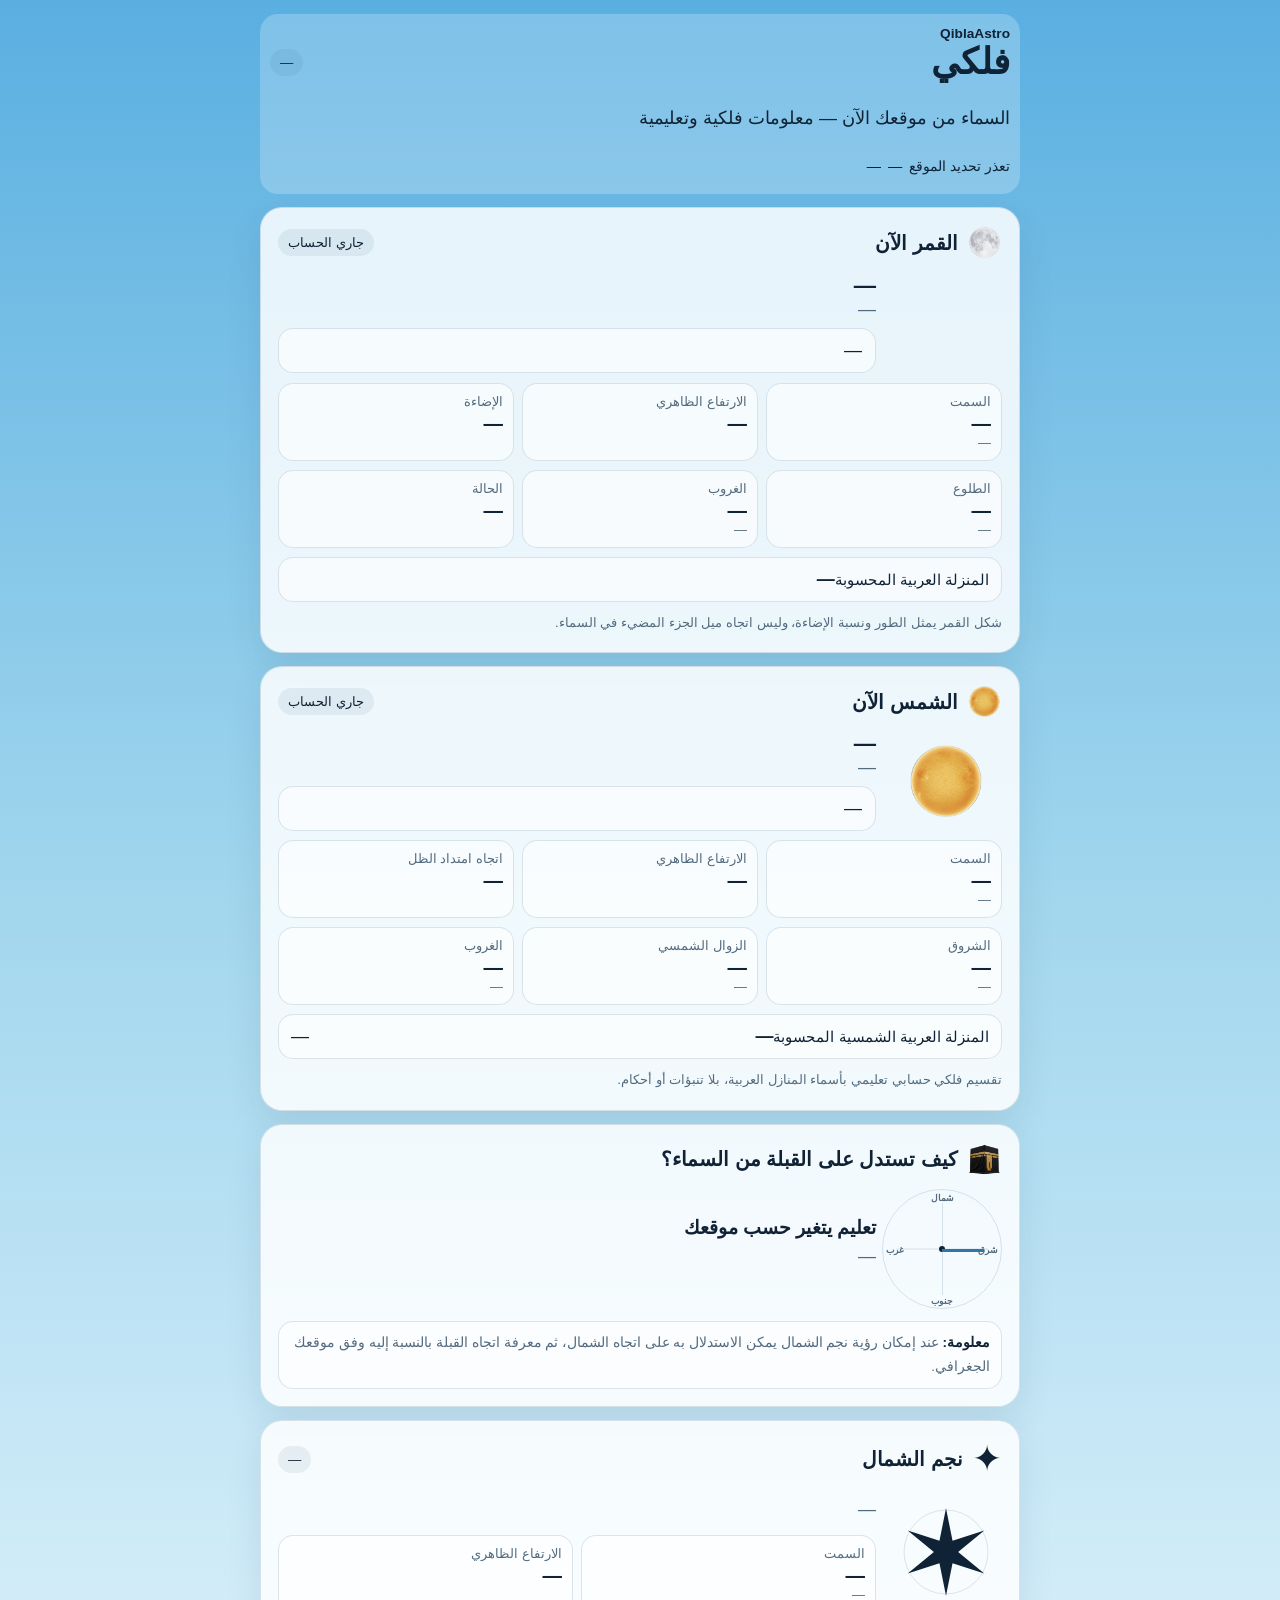
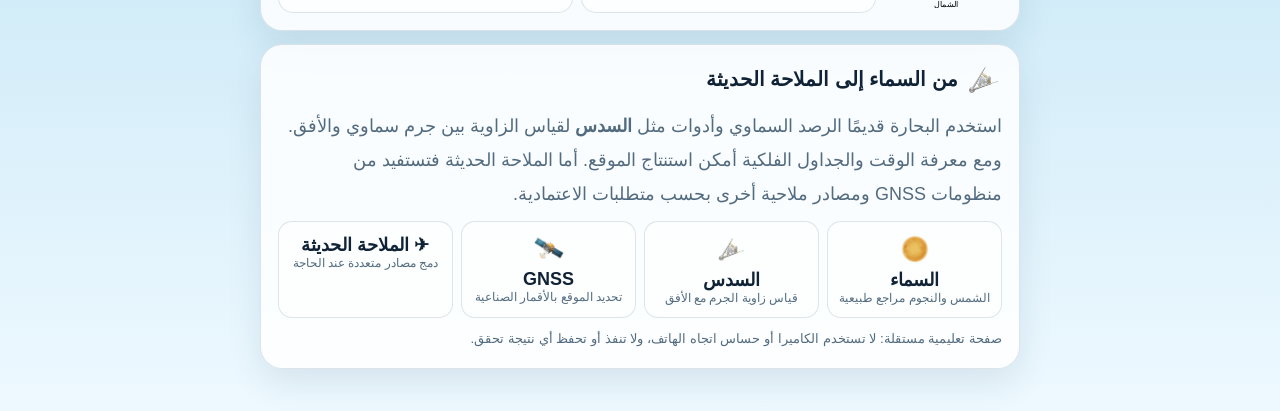
<file: source/pages/falaki.html>
<!doctype html>
<html lang="ar" dir="rtl"><head><meta charset="utf-8"><meta name="viewport" content="width=device-width,initial-scale=1,viewport-fit=cover"><title>فلكي — QiblaAstro</title><style>
:root{--sky1:#58afe2;--sky2:#a9daf1;--sky3:#eef9ff;--ink:#102235;--muted:#536b7f;--card:rgba(255,255,255,.84);--card2:rgba(255,255,255,.58);--line:rgba(25,70,105,.14);--accent:#2f75a8;--sun:#d98535;--moon:#6f88aa;--north:#617fae;--ok:#2e735b;--off:#a54d55;--r:22px;--r2:15px;--shadow:0 14px 34px rgba(24,60,90,.10);font-family:"Noto Sans Arabic","Segoe UI",Tahoma,Arial,sans-serif;font-size:18px}*{box-sizing:border-box}html,body{margin:0;min-height:100%;color:var(--ink);background:var(--sky2)}body{overflow-x:hidden}body[data-sky=day]{--sky1:#5aafe1;--sky2:#9fd5ed;--sky3:#eef9ff}body[data-sky=civil-dawn]{--sky1:#879fc9;--sky2:#e9b8c1;--sky3:#f6d5b3}body[data-sky=civil-dusk]{--sky1:#738fc0;--sky2:#df9b8c;--sky3:#f3c993}body[data-sky=nautical-dawn]{--sky1:#617da8;--sky2:#9e91b2;--sky3:#d6acaa}body[data-sky=nautical-dusk]{--sky1:#566f99;--sky2:#917f9e;--sky3:#c49491}body[data-sky=astro-dawn],body[data-sky=astro-dusk],body[data-sky=night]{--ink:#f8fbff;--muted:#e2ebf3;--card:rgba(40,72,103,.73);--card2:rgba(255,255,255,.095);--line:rgba(238,246,252,.18);--accent:#d4efff;--north:#e8f3ff;--ok:#cdf0e3;--off:#ffd9db}body[data-sky=astro-dawn]{--sky1:#506f98;--sky2:#7587a5;--sky3:#9aa2b3}body[data-sky=astro-dusk]{--sky1:#4b668d;--sky2:#6e7792;--sky3:#968f9d}body[data-sky=night]{--sky1:#486f98;--sky2:#6384a6;--sky3:#87a2bc}.shell{min-height:100vh;padding:14px 13px 42px;background:linear-gradient(180deg,var(--sky1),var(--sky2) 43%,var(--sky3));transition:background .8s,color .5s}.wrap{max-width:760px;margin:auto;display:flex;flex-direction:column;gap:13px}header{padding:12px 10px 14px;border-radius:18px;background:rgba(255,255,255,.22)}.brand{font-size:.76rem;font-weight:850}.title-row,.head{display:flex;align-items:center;justify-content:space-between;gap:10px}h1{margin:0;font-size:2rem}.sky-chip,.badge{padding:6px 10px;border-radius:999px;background:rgba(55,99,135,.09);font-size:.74rem}.lead,.statusline,.copy{line-height:1.9}.statusline{font-size:.79rem;display:flex;gap:7px;flex-wrap:wrap}.card{background:var(--card);border:1px solid var(--line);box-shadow:var(--shadow);border-radius:var(--r);padding:17px}.head{margin-bottom:12px}.head-left{display:flex;align-items:center;gap:9px}.head h2{margin:0;font-size:1.12rem}.ico{width:35px;height:35px;object-fit:contain}.badge.ok{color:var(--ok)}.badge.off{color:var(--off)}.hero,.edu{display:grid;grid-template-columns:112px 1fr;gap:14px;align-items:center}.moon-wrap{text-align:center}.moon{width:102px;height:102px}.sun-picture{width:82px;height:82px;margin:auto}.main{font-size:1.24rem;font-weight:850}.sub,.copy,.method,.fine{color:var(--muted)}.notice,.box,.time,.mansion,.north-note{background:var(--card2);border:1px solid var(--line);border-radius:15px}.notice{padding:11px 13px;margin-top:8px}.grid,.times{display:grid;grid-template-columns:repeat(3,1fr);gap:8px;margin-top:9px}.box,.time{padding:10px}.k,.time span,.s,.time small{display:block;color:var(--muted);font-size:.72rem}.v,.time strong{display:block;font-size:1.08rem;margin-top:3px}.mansion{margin-top:9px;padding:11px 12px;display:flex;justify-content:space-between}.method,.fine{font-size:.74rem;line-height:1.9;margin-top:8px}.dial{width:120px;height:120px;margin:auto;border:1px solid var(--line);border-radius:50%;position:relative}.axis{position:absolute;top:13px;bottom:13px;left:50%;width:1px;background:var(--line)}.axis.h{transform:rotate(90deg)}.northmark,.eastmark,.southmark,.westmark{position:absolute;font-size:.52rem;font-weight:750;color:var(--muted);white-space:nowrap}.northmark{top:2px;left:50%;transform:translateX(-50%)}.southmark{bottom:2px;left:50%;transform:translateX(-50%)}.eastmark{right:3px;top:50%;transform:translateY(-50%)}.westmark{left:3px;top:50%;transform:translateY(-50%)}.dial-center{position:absolute;left:50%;top:50%;width:6px;height:6px;border-radius:50%;background:var(--ink);transform:translate(-50%,-50%)}.ray{position:absolute;left:50%;top:50%;width:36%;height:2px;transform-origin:0 50%}.ray.qibla{background:var(--accent);height:3px}.ray.sun{background:#d98b3f}.ray.shadow{background:#6f8497}.ray.moon{background:#7893b6}.ray.hidden{opacity:0}.edu-title{font-size:1.03rem;font-weight:850}.legend{display:flex;gap:9px;flex-wrap:wrap;margin-top:7px;font-size:.73rem}.legend i{display:inline-block;width:8px;height:8px;border-radius:50%;margin-left:4px}.north-note{margin-top:12px;padding:9px 11px;font-size:.75rem;line-height:1.8;color:var(--muted)}.north-note strong{color:var(--ink)}.northviz{width:112px;height:112px}.northviz svg{width:100%;height:100%}.north-metrics{display:grid;grid-template-columns:1fr 1fr;gap:8px;margin-top:8px}.timeline{display:grid;grid-template-columns:repeat(4,1fr);gap:8px;margin-top:10px}.step{text-align:center;padding:12px 8px;border:1px solid var(--line);border-radius:14px;background:var(--card2)}.step img{width:30px;height:30px}.step strong,.step small{display:block}.step small{font-size:.68rem;color:var(--muted)}@media(max-width:540px){:root{font-size:17px}.hero{grid-template-columns:90px 1fr}.edu{grid-template-columns:102px 1fr}.dial{width:98px;height:98px}.timeline{grid-template-columns:1fr 1fr}}@media(max-width:390px){:root{font-size:16.5px}.grid,.times{grid-template-columns:1fr 1fr}.edu{grid-template-columns:94px 1fr}.dial{width:90px;height:90px}}
</style></head><body data-sky="day"><main class="shell"><div class="wrap"><header><div class="brand">QiblaAstro</div><div class="title-row"><h1>فلكي</h1><span class="sky-chip" id="skyLabel">—</span></div><p class="lead">السماء من موقعك الآن — معلومات فلكية وتعليمية</p><div class="statusline"><span id="loc">جاري تحديد الموقع…</span><span id="coords">—</span><span id="clock">—</span><span id="accuracy"></span></div></header>
<section class="card"><div class="head"><div class="head-left"><img class="ico asset" data-file="icon-moon.png" alt="القمر"><h2>القمر الآن</h2></div><span class="badge" id="moonBadge">جاري الحساب</span></div><div class="hero"><canvas class="moon" id="moonCanvas" width="240" height="240"></canvas><div><div class="main" id="moonPhase">—</div><div class="sub" id="moonMeta">—</div><div class="notice" id="moonNotice">—</div></div></div><div class="grid"><div class="box"><span class="k">السمت</span><strong class="v" id="moonAz">—</strong><small class="s" id="moonDir">—</small></div><div class="box"><span class="k">الارتفاع الظاهري</span><strong class="v" id="moonAlt">—</strong></div><div class="box"><span class="k">الإضاءة</span><strong class="v" id="moonIll">—</strong></div></div><div class="times"><div class="time"><span id="moonT1Label">الطلوع</span><strong id="moonT1">—</strong><small id="moonT1Day">—</small></div><div class="time"><span id="moonT2Label">الغروب</span><strong id="moonT2">—</strong><small id="moonT2Day">—</small></div><div class="time"><span>الحالة</span><strong id="moonState">—</strong></div></div><div class="mansion"><div><small>المنزلة العربية المحسوبة</small><strong id="moonMansion">—</strong></div></div><div class="method">شكل القمر يمثل الطور ونسبة الإضاءة، وليس اتجاه ميل الجزء المضيء في السماء.</div></section>
<section class="card"><div class="head"><div class="head-left"><img class="ico asset" data-file="icon-sun.png" alt="الشمس"><h2>الشمس الآن</h2></div><span class="badge" id="sunBadge">جاري الحساب</span></div><div class="hero"><img class="sun-picture asset" data-file="icon-sun.png" alt=""><div><div class="main" id="sunHeadline">—</div><div class="sub" id="sunMeta">—</div><div class="notice" id="sunNotice">—</div></div></div><div class="grid"><div class="box"><span class="k">السمت</span><strong class="v" id="sunAz">—</strong><small class="s" id="sunDir">—</small></div><div class="box"><span class="k">الارتفاع الظاهري</span><strong class="v" id="sunAlt">—</strong></div><div class="box"><span class="k">اتجاه امتداد الظل</span><strong class="v" id="shadowAz">—</strong></div></div><div class="times"><div class="time"><span id="sunT1Label">الشروق</span><strong id="sunT1">—</strong><small id="sunT1Day">—</small></div><div class="time"><span>الزوال الشمسي</span><strong id="noon">—</strong><small id="noonDay">—</small></div><div class="time"><span id="sunT2Label">الغروب</span><strong id="sunT2">—</strong><small id="sunT2Day">—</small></div></div><div class="mansion"><div><small>المنزلة العربية الشمسية المحسوبة</small><strong id="sunMansion">—</strong></div><div id="sunRange">—</div></div><div class="method">تقسيم فلكي حسابي تعليمي بأسماء المنازل العربية، بلا تنبؤات أو أحكام.</div></section>
<section class="card"><div class="head"><div class="head-left"><img class="ico asset" data-file="icon-kaaba.png" alt="القبلة"><h2>كيف تستدل على القبلة من السماء؟</h2></div></div><div class="edu"><div class="dial"><i class="axis"></i><i class="axis h"></i><span class="northmark">شمال</span><span class="eastmark">شرق</span><span class="southmark">جنوب</span><span class="westmark">غرب</span><i class="dial-center"></i><i class="ray sun hidden" id="sunRay"></i><i class="ray shadow hidden" id="shadowRay"></i><i class="ray moon hidden" id="moonRay"></i><i class="ray qibla" id="qiblaRay"></i></div><div><div class="edu-title" id="guideTitle">تعليم يتغير حسب موقعك</div><div class="copy" id="guideText">—</div><div class="legend" id="guideLegend"></div></div></div><div class="north-note"><strong>معلومة:</strong> عند إمكان رؤية نجم الشمال يمكن الاستدلال به على اتجاه الشمال، ثم معرفة اتجاه القبلة بالنسبة إليه وفق موقعك الجغرافي.</div></section>
<section class="card"><div class="head"><div class="head-left"><div style="font-size:2rem">✦</div><h2>نجم الشمال</h2></div><span class="badge" id="northBadge">—</span></div><div class="edu"><div class="northviz"><svg viewBox="0 0 120 120"><circle cx="60" cy="60" r="45" fill="none" stroke="currentColor" opacity=".13"/><path d="M60 13 67 48 101 37 73 60 101 83 67 72 60 107 53 72 19 83 47 60 19 37 53 48Z" fill="currentColor"/><text x="60" y="119" text-anchor="middle" font-size="9">الشمال</text></svg></div><div><div class="copy" id="northText">—</div><div class="north-metrics"><div class="box"><span class="k">السمت</span><strong class="v" id="northAz">—</strong><small class="s" id="northDir">—</small></div><div class="box"><span class="k">الارتفاع الظاهري</span><strong class="v" id="northAlt">—</strong></div></div></div></div></section>
<section class="card"><div class="head"><div class="head-left"><img class="ico asset" data-file="icon-sextant.png" alt="السدس"><h2>من السماء إلى الملاحة الحديثة</h2></div></div><div class="copy">استخدم البحارة قديمًا الرصد السماوي وأدوات مثل <strong>السدس</strong> لقياس الزاوية بين جرم سماوي والأفق. ومع معرفة الوقت والجداول الفلكية أمكن استنتاج الموقع. أما الملاحة الحديثة فتستفيد من منظومات GNSS ومصادر ملاحية أخرى بحسب متطلبات الاعتمادية.</div><div class="timeline"><div class="step"><img class="asset" data-file="icon-sun.png"><strong>السماء</strong><small>الشمس والنجوم مراجع طبيعية</small></div><div class="step"><img class="asset" data-file="icon-sextant.png"><strong>السدس</strong><small>قياس زاوية الجرم مع الأفق</small></div><div class="step"><img class="asset" data-file="hm-gnss.png"><strong>GNSS</strong><small>تحديد الموقع بالأقمار الصناعية</small></div><div class="step"><strong>✈︎ الملاحة الحديثة</strong><small>دمج مصادر متعددة عند الحاجة</small></div></div><div class="fine">صفحة تعليمية مستقلة: لا تستخدم الكاميرا أو حساس اتجاه الهاتف، ولا تنفذ أو تحفظ أي نتيجة تحقق.</div></section></div></main>
<script>
(()=>{'use strict';const D=Math.PI/180,R=180/Math.PI,KAABA={lat:21.422487,lon:39.826206},MANS=['الشرطان','البطين','الثريا','الدبران','الهقعة','الهنعة','الذراع','النثرة','الطرف','الجبهة','الزبرة','الصرفة','العواء','السماك','الغفر','الزبانا','الإكليل','القلب','الشولة','النعائم','البلدة','سعد الذابح','سعد بلع','سعد السعود','سعد الأخبية','الفرغ المقدم','الفرغ المؤخر','الرشاء'];let S={lat:null,lon:null,alt:0,label:'موقعك الحالي',accuracy:null};const $=id=>document.getElementById(id),N=x=>(x%360+360)%360,C=(x,a,b)=>Math.max(a,Math.min(b,x));const base=()=>location.pathname.includes('/pages/')?'../icons/':'icons/';document.querySelectorAll('.asset').forEach(i=>i.src=base()+i.dataset.file);const jd=d=>d.getTime()/86400000+2440587.5;function gmst(t){return N(280.46061837+360.98564736629*(jd(t)-2451545))}function hor(ra,dec,t,lat,lon){let H=N(gmst(t)+lon-ra);if(H>180)H-=360;const h=H*D,p=lat*D,d=dec*D,alt=Math.asin(Math.sin(p)*Math.sin(d)+Math.cos(p)*Math.cos(d)*Math.cos(h))*R,az=N(Math.atan2(Math.sin(h),Math.cos(h)*Math.sin(p)-Math.tan(d)*Math.cos(p))*R+180);return{az,alt,altApp:alt}}function sun(t,lat,lon){const n=jd(t)-2451545,L=N(280.46+.9856474*n),g=N(357.528+.9856003*n)*D,lam=N(L+1.915*Math.sin(g)+.02*Math.sin(2*g))*D,eps=(23.439-.0000004*n)*D,ra=N(Math.atan2(Math.cos(eps)*Math.sin(lam),Math.cos(lam))*R),dec=Math.asin(Math.sin(eps)*Math.sin(lam))*R;return{...hor(ra,dec,t,lat,lon),lon:N(lam*R)}}function moon(t,lat,lon){const n=jd(t)-2451545,L=N(218.316+13.176396*n),M=N(134.963+13.064993*n),F=N(93.272+13.229350*n),lonm=N(L+6.289*Math.sin(M*D)),latm=5.128*Math.sin(F*D),eps=23.439*D,la=lonm*D,be=latm*D,ra=N(Math.atan2(Math.sin(la)*Math.cos(eps)-Math.tan(be)*Math.sin(eps),Math.cos(la))*R),dec=Math.asin(Math.sin(be)*Math.cos(eps)+Math.cos(be)*Math.sin(eps)*Math.sin(la))*R,h=hor(ra,dec,t,lat,lon),sl=sun(t,lat,lon).lon,dl=N(lonm-sl),illum=(1-Math.cos(dl*D))/2;return{...h,lon:lonm,dLon:dl,illum,elong:Math.acos(C(Math.cos(dl*D),-1,1))*R}}function polaris(t){return hor(37.95,89.264,t,S.lat,S.lon)}function qibla(lat,lon){const a=lat*D,b=KAABA.lat*D,l=(KAABA.lon-lon)*D;return N(Math.atan2(Math.sin(l)*Math.cos(b),Math.cos(a)*Math.sin(b)-Math.sin(a)*Math.cos(b)*Math.cos(l))*R)}const deg=x=>x.toFixed(1)+'°',dir=a=>['شمال','شمال شرقي','شرق','جنوب شرقي','جنوب','جنوب غربي','غرب','شمال غربي'][Math.round(N(a)/45)%8],diff=(a,b)=>((a-b+540)%360)-180;function mansion(lon){const sector=360/28,anchor=27.857142857142858;return MANS[Math.floor(N(lon-anchor)/sector)%28]}function solarNaw(t){const md=(t.getMonth()+1)*100+t.getDate(),starts=[[102,'الشولة'],[115,'النعائم'],[128,'البلدة'],[210,'سعد الذابح'],[223,'سعد بلع'],[308,'سعد السعود'],[321,'سعد الأخبية'],[403,'الفرغ المقدم'],[416,'الفرغ المؤخر'],[429,'الرشاء'],[512,'الشرطان'],[525,'البطين'],[607,'الثريا'],[620,'الدبران'],[703,'الهقعة'],[716,'الهنعة'],[729,'الذراع'],[811,'النثرة'],[824,'الطرف'],[906,'الجبهة'],[920,'الزبرة'],[1003,'الصرفة'],[1016,'العواء'],[1029,'السماك'],[1111,'الغفر'],[1124,'الزبانا'],[1207,'الإكليل'],[1220,'القلب']];let name='القلب';for(let i=0;i<starts.length;i++){if(md<starts[i][0])break;name=starts[i][1]}return name}function rot(id,a){$(id).style.transform='rotate('+(a-90)+'deg)'}function ray(id,on){$(id).classList.toggle('hidden',!on)}function render(){if(S.lat===null)return;const now=new Date,sp=sun(now,S.lat,S.lon),mp=moon(now,S.lat,S.lon),pp=polaris(now),qt=qibla(S.lat,S.lon),shadowOk=sp.alt>3,moonOk=mp.alt>5&&sp.alt<6,dark=sp.alt<-12;$('skyLabel').textContent=sp.alt>0?'نهار':dark?'ليل':'شفق';document.body.dataset.sky=sp.alt>0?'day':dark?'night':'civil-dusk';$('loc').textContent=S.label;$('coords').textContent=S.lat.toFixed(4)+'°, '+S.lon.toFixed(4)+'°';$('clock').textContent=now.toLocaleTimeString('ar');$('accuracy').textContent=S.accuracy?'· دقة الموقع ±'+Math.round(S.accuracy)+' م':'';$('moonBadge').textContent=mp.alt>0?'فوق الأفق الآن':'تحت الأفق الآن';$('moonAz').textContent=deg(mp.az);$('moonDir').textContent=dir(mp.az);$('moonAlt').textContent=deg(mp.alt);$('moonIll').textContent=Math.round(mp.illum*100)+'%';$('moonPhase').textContent=mp.illum>.98?'بدر':mp.illum<.02?'محاق':mp.dLon<180?'متزايد':'متناقص';$('moonMeta').textContent='إضاءة '+Math.round(mp.illum*100)+'% · استطالة '+Math.round(mp.elong)+'°';$('moonNotice').textContent=mp.alt>0?'القمر فوق الأفق الحسابي الآن.':'القمر تحت الأفق الآن.';$('moonState').textContent=mp.alt>0?'فوق الأفق':'تحت الأفق';$('moonMansion').textContent=mansion(mp.lon);$('sunBadge').textContent=sp.alt>0?'فوق الأفق الآن':'غير ظاهرة الآن';$('sunAz').textContent=deg(sp.az);$('sunDir').textContent=dir(sp.az);$('sunAlt').textContent=deg(sp.alt);$('shadowAz').textContent=shadowOk?deg(N(sp.az+180)):'—';$('sunHeadline').textContent=sp.alt>0?'الشمس فوق الأفق':'الشمس تحت الأفق';$('sunMeta').textContent='السمت '+deg(sp.az)+' · الارتفاع '+deg(sp.alt);$('sunNotice').textContent=shadowOk?'الشمس على ارتفاع عملي يسمح بشرح اتجاه امتداد الظل هندسيًا.':'الشمس غير مناسبة حاليًا للاستدلال بالظل.';$('sunMansion').textContent=solarNaw(now);$('sunRange').textContent='الموضع الحالي بين قطاعات المنازل';['moonT1','moonT2','sunT1','sunT2','noon'].forEach(id=>$(id).textContent='—');['moonT1Day','moonT2Day','sunT1Day','sunT2Day','noonDay'].forEach(id=>$(id).textContent='');rot('sunRay',sp.az);rot('shadowRay',N(sp.az+180));rot('moonRay',mp.az);rot('qiblaRay',qt);['sunRay','shadowRay','moonRay'].forEach(id=>ray(id,false));let legend='';if(shadowOk){ray('sunRay',true);ray('shadowRay',true);const sh=N(sp.az+180),d=diff(qt,sh);$('guideTitle').textContent='الاستدلال بالشمس والظل';$('guideText').textContent='امتداد الظل الآن '+deg(sh)+'، والقبلة من موقعك '+deg(qt)+'. بالنسبة لاتجاه الظل تقع القبلة إلى '+(d>=0?'اليمين':'اليسار')+' بنحو '+Math.abs(d).toFixed(1)+'°.';legend='<span><i style="background:#d98b3f"></i>الشمس</span><span><i style="background:#6f8497"></i>الظل</span>'}else if(moonOk){ray('moonRay',true);const d=diff(qt,mp.az);$('guideTitle').textContent='الاستدلال بالقمر';$('guideText').textContent='سمت القمر الآن '+deg(mp.az)+'. بالنسبة لخط النظر نحو القمر تقع القبلة إلى '+(d>=0?'اليمين':'اليسار')+' بنحو '+Math.abs(d).toFixed(1)+'°. استخدم المعلومة فقط إذا كان القمر مرئيًا فعليًا.';legend='<span><i style="background:#7893b6"></i>القمر</span>'}else{$('guideTitle').textContent='لا يوجد مرجع سماوي مناسب الآن';$('guideText').textContent='الشمس والظل والقمر ليست في حالة عملية مناسبة للاستدلال البصري الآن. نعرض البيانات فقط حتى يتوفر مرجع مناسب.'}$('guideLegend').innerHTML=legend+'<span><i style="background:var(--accent)"></i>القبلة</span>';$('northAz').textContent=deg(pp.az);$('northDir').textContent=dir(pp.az);$('northAlt').textContent=deg(pp.alt);if(pp.alt<=0){$('northBadge').textContent='غير متاح من موقعك';$('northText').textContent='نجم الشمال تحت الأفق من موقعك الحالي.'}else if(!dark){$('northBadge').textContent='فوق الأفق — السماء مضيئة';$('northText').textContent='نجم الشمال فوق الأفق هندسيًا، لكن ضوء النهار أو الشفق قد يمنع رؤيته.'}else{$('northBadge').textContent='مناسب فلكيًا للاستدلال';const d=diff(qt,pp.az);$('northText').innerHTML='نجم الشمال يحدد اتجاه الشمال تقريبًا. ومن موقعك تقع القبلة بالنسبة إليه بنحو <strong>'+Math.abs(d).toFixed(1)+'°</strong>.'}}function setLocation(lat,lon,label,alt,accuracy){lat=+lat;lon=+lon;if(!Number.isFinite(lat)||!Number.isFinite(lon))return false;S={lat,lon,alt:+alt||0,label:label||'موقعك الحالي',accuracy:+accuracy||null};render();return true}function request(){if(!navigator.geolocation)return;navigator.geolocation.getCurrentPosition(p=>setLocation(p.coords.latitude,p.coords.longitude,'موقعك الحالي',p.coords.altitude,p.coords.accuracy),()=>{$('loc').textContent='تعذر تحديد الموقع'},{enableHighAccuracy:true,timeout:15000,maximumAge:60000})}window.FalakiPage={setLocation,refresh:render,requestLocation:request,getState:()=>({...S})};addEventListener('message',e=>{const d=e.data;if(d&&d.type==='qiblaastro-location')setLocation(d.lat,d.lon,d.label,d.alt,d.accuracy)});request();setInterval(render,30000)})();
</script></body></html>
</file>
<file: source/css/01-variables.css>
@import url('https://fonts.googleapis.com/css2?family=Noto+Naskh+Arabic:wght@400;600;700&family=JetBrains+Mono:wght@400;700&display=swap');

/* ══════════════════════════════════════════════════════════════════════════════
   [CSS-A] DESIGN TOKENS — Dark celestial palette
   ══════════════════════════════════════════════════════════════════════════════ */

/* ═══════════════════════════════════════════
   DESIGN TOKENS — Dark celestial palette
   Inspired by Islamic geometric art + night sky
═══════════════════════════════════════════ */
</file>
<file: source/css/02-sky-backgrounds.css>
/* ══════════════════════════════════════════════════════════════════════════════
   [CSS-B] DYNAMIC SKY BACKGROUNDS
   ══════════════════════════════════════════════════════════════════════════════ */

/* ══ DYNAMIC SKY BACKGROUND ══════════════════ */
body{
  background: #03061A; /* fallback */
  background-attachment: fixed;
  transition: background 3s ease;
}
body.sky-night{
  background: radial-gradient(ellipse at 50% 0%,#090D16 0%,#030712 60%,#010208 100%);
}
body.sky-dusk{
  background: linear-gradient(180deg,#1E1B4B 0%,#4C0519 25%,#9F1239 55%,#C2571A 75%,#EA6820 100%);
}
body.sky-dawn{
  background: linear-gradient(180deg,#0F172A 0%,#312E81 30%,#9F3050 60%,#C2667A 80%,#E08860 100%);
}
body.sky-golden{
  background: linear-gradient(180deg,#0A1428 0%,#1A2A5A 25%,#2A4070 50%,#C2571A 75%,#D4AF37 100%);
}
body.sky-blue{
  background: linear-gradient(180deg,#0369A1 0%,#0284C7 25%,#0EA5E9 55%,#38BDF8 80%,#7DD3FC 100%);
}
body.sky-midday{
  background: linear-gradient(180deg,#0284C7 0%,#0EA5E9 20%,#38BDF8 50%,#7DD3FC 75%,#BAE6FD 100%);
}

/* Stars overlay for night */
body.sky-night::before, body.sky-dusk::before{
  content:'';
  position:fixed;inset:0;z-index:0;
  background-image:
    radial-gradient(1px 1px at 10% 8%, rgba(255,255,255,.8) 0%,transparent 100%),
    radial-gradient(1px 1px at 25% 15%, rgba(255,255,255,.6) 0%,transparent 100%),
    radial-gradient(1.5px 1.5px at 40% 5%, rgba(255,255,255,.9) 0%,transparent 100%),
    radial-gradient(1px 1px at 55% 12%, rgba(255,255,255,.7) 0%,transparent 100%),
    radial-gradient(1px 1px at 70% 6%, rgba(255,255,255,.5) 0%,transparent 100%),
    radial-gradient(1.5px 1.5px at 85% 18%, rgba(255,255,255,.8) 0%,transparent 100%),
    radial-gradient(1px 1px at 15% 30%, rgba(255,255,255,.4) 0%,transparent 100%),
    radial-gradient(1px 1px at 30% 22%, rgba(255,255,255,.6) 0%,transparent 100%),
    radial-gradient(1px 1px at 60% 25%, rgba(255,255,255,.5) 0%,transparent 100%),
    radial-gradient(1px 1px at 78% 10%, rgba(255,255,255,.7) 0%,transparent 100%),
    radial-gradient(1.5px 1.5px at 90% 35%, rgba(255,255,255,.6) 0%,transparent 100%),
    radial-gradient(1px 1px at 5% 45%, rgba(255,255,255,.4) 0%,transparent 100%),
    radial-gradient(1px 1px at 50% 38%, rgba(255,255,255,.5) 0%,transparent 100%),
    radial-gradient(2px 2px at 92% 8%, rgba(200,220,255,.9) 0%,transparent 100%),
    radial-gradient(1px 1px at 45% 20%, rgba(255,255,255,.5) 0%,transparent 100%);
  pointer-events:none;
  animation: starTwinkle 4s ease-in-out infinite alternate;
}
@keyframes starTwinkle{
  from{opacity:.7;} to{opacity:1;}
}

/* Cloud layer for day */
body.sky-blue::after, body.sky-midday::after, body.sky-golden::after{
  content:'';
  position:fixed;inset:0;z-index:0;
  background-image:
    radial-gradient(ellipse 200px 60px at 20% 20%, rgba(255,255,255,.12) 0%,transparent 70%),
    radial-gradient(ellipse 280px 80px at 70% 15%, rgba(255,255,255,.09) 0%,transparent 70%),
    radial-gradient(ellipse 150px 45px at 50% 30%, rgba(255,255,255,.07) 0%,transparent 70%);
  pointer-events:none;
  animation: cloudDrift 60s linear infinite;
}
@keyframes cloudDrift{
  from{background-position: 0 0;}
  to{background-position: 200px 0;}
}

/* All page content above background */
body > *{position:relative;z-index:1;}

:root{
  /* Core */
  --ink:#05080F;
  --ink2:#0A1018;
  --ink3:#0F1820;
  --panel:#131C28;
  --panel2:#182030;
  --rim:#1E2E44;
  --rim2:#243650;
  /* Text */
  --txt:#D8D0BC;
  --txt2:#A0988A;
  --txt3:#5A7090;
  /* Accent — Qibla gold */
  --gold:#C8A44A;
  --gold-l:#ECCF7A;
  --gold-d:#6A4E1A;
  --gold-s:rgba(200,164,74,.12);
  /* Moon blue */
  --moon:#8AAEF0;
  --moon-l:#B8CCFF;
  --moon-d:#2A3A6A;
  /* Sun */
  --sun:#F0C840;
  --sun-r:#F07030;
  --sun-s:#A02030;
  /* Polaris */
  --pole:#60F0F0;
  /* Magnetic */
  --mag:#50A8F0;
  --qmag:#60D080;
  /* Status */
  --ok:#40B870;
  --warn:#E0A030;
  --err:#C03040;
  /* UI */
  --radius:14px;
  --radius-sm:9px;
  --shadow:0 4px 24px rgba(0,0,0,.5);
}
</file>
<file: source/css/04-splash.css>
/* QiblaAstro premium cinematic splash — presentation only */
#splash{position:fixed;inset:0;z-index:999;overflow:hidden;display:flex;flex-direction:column;align-items:center;justify-content:center;gap:5px;padding:max(16px,env(safe-area-inset-top)) 22px max(24px,env(safe-area-inset-bottom));isolation:isolate;perspective:1200px;background:radial-gradient(circle at 50% 31%,rgba(34,76,128,.27) 0%,rgba(10,27,49,.11) 28%,transparent 49%),radial-gradient(circle at 50% 57%,rgba(193,126,27,.10),transparent 31%),linear-gradient(180deg,#06101d 0%,#02060f 60%,#010207 100%);transition:opacity .42s cubic-bezier(.2,.7,.2,1),filter .42s ease}
#splash::before{content:"";position:absolute;inset:-20%;z-index:-3;pointer-events:none;opacity:.43;background-image:radial-gradient(circle at 8% 19%,#fff 0 1px,transparent 1.4px),radial-gradient(circle at 77% 12%,#fff6cd 0 1px,transparent 1.5px),radial-gradient(circle at 88% 61%,#9fc4ff 0 1px,transparent 1.4px),radial-gradient(circle at 31% 70%,#fff 0 1px,transparent 1.4px),radial-gradient(circle at 64% 84%,#e7bd63 0 1px,transparent 1.4px);background-size:113px 127px,171px 153px,139px 191px,157px 131px,211px 167px;animation:splashStarDrift 11s linear infinite alternate}
#splash::after{content:"";position:absolute;left:-20%;right:-20%;bottom:-13vh;height:30vh;z-index:-2;border-radius:50% 50% 0 0/42% 42% 0 0;background:radial-gradient(ellipse at 50% 0%,rgba(249,194,75,.15),transparent 12%),radial-gradient(ellipse at 50% 0%,rgba(58,112,183,.22),rgba(5,12,25,.7) 47%,#02040a 72%);box-shadow:0 -1px 20px rgba(236,186,70,.11),0 -16px 68px rgba(43,88,151,.09)}
#splash.hide{opacity:0;filter:blur(1.25px);pointer-events:none}
#sp-canvas{position:absolute;inset:0;width:100%;height:100%;opacity:.18;pointer-events:none;mix-blend-mode:screen}
#splash-logo{display:none!important}
#splash-glow{position:relative;z-index:2;width:min(79vw,340px,42vh);aspect-ratio:1;flex:0 0 auto;margin:-7px 0 0;border-radius:50%;pointer-events:none;background:url('../images/splash-qiblaastro-emblem.svg') center/contain no-repeat;transform-style:preserve-3d;will-change:transform,filter;image-rendering:auto;filter:contrast(1.055) saturate(1.06) brightness(1.015) drop-shadow(0 24px 25px rgba(0,0,0,.78)) drop-shadow(0 0 22px rgba(223,160,44,.18));animation:splashEmblem3D 5.4s ease-in-out infinite}
#splash-glow::before{content:"";position:absolute;inset:10%;border-radius:50%;z-index:-1;background:radial-gradient(circle at 42% 34%,rgba(255,228,149,.19),rgba(247,196,76,.085) 24%,rgba(28,78,131,.055) 49%,transparent 71%);filter:blur(14px);animation:splashAura 4.1s ease-in-out infinite}
#splash-glow::after{content:"";position:absolute;inset:7%;border-radius:50%;background:linear-gradient(115deg,transparent 24%,rgba(255,247,201,.10) 41%,rgba(255,255,255,.23) 48%,rgba(255,221,126,.065) 56%,transparent 70%);mix-blend-mode:screen;transform:translateX(-34%) rotate(-8deg);animation:splashMetalSweep 4.1s ease-in-out infinite;mask-image:radial-gradient(circle,#000 0 61%,transparent 73%)}
#splash h1{position:relative;z-index:2;margin:-3px 0 0;direction:ltr;font-family:Georgia,'Times New Roman',serif;font-size:clamp(2.02rem,8vw,2.6rem);line-height:1;font-weight:600;letter-spacing:.047em;text-indent:.047em;color:#f2c963;text-shadow:0 1px 0 #6b3c09,0 3px 10px rgba(0,0,0,.79),0 0 16px rgba(218,158,45,.20)}
#splash>p:not(#splash-tagline){position:relative;z-index:2;margin:7px 0 0;color:#dac89c;font-size:clamp(.81rem,3.2vw,.95rem);letter-spacing:.02em;text-shadow:0 1px 6px rgba(0,0,0,.55)}
#splash-tagline{position:relative;z-index:2;width:min(75vw,326px);margin:4px 0 0!important;padding-top:9px;border-top:1px solid rgba(220,173,67,.15);direction:ltr;text-align:center;font-size:0!important;color:transparent!important;line-height:1.35;text-transform:none}
#splash-tagline::before{content:"Powered by QiblaLabs";display:block;font-family:Georgia,'Times New Roman',serif;font-size:clamp(.73rem,3vw,.87rem);font-weight:500;letter-spacing:.06em;color:rgba(239,207,129,.81);text-shadow:0 2px 8px rgba(0,0,0,.58)}
#splash-tagline::after{content:"";display:block;width:68%;height:3px;margin:10px auto 0;border-radius:999px;background:linear-gradient(90deg,transparent 0%,rgba(222,172,63,.23) 10%,#d9a43a 42%,#fff0ad 50%,#c88922 58%,rgba(222,172,63,.23) 90%,transparent 100%);background-size:220% 100%;box-shadow:0 0 12px rgba(226,169,49,.19);animation:splashLoadSweep 1.5s ease-in-out infinite}
@keyframes splashEmblem3D{0%,100%{transform:translateY(1px) rotateX(1.6deg) rotateY(-2.6deg) scale(1);filter:contrast(1.055) saturate(1.06) brightness(1.015) drop-shadow(0 24px 25px rgba(0,0,0,.78)) drop-shadow(0 0 20px rgba(221,159,43,.16))}50%{transform:translateY(-4px) rotateX(-1deg) rotateY(3deg) scale(1.012);filter:contrast(1.07) saturate(1.07) brightness(1.025) drop-shadow(-3px 27px 29px rgba(0,0,0,.8)) drop-shadow(0 0 31px rgba(234,175,54,.25))}}
@keyframes splashMetalSweep{0%,20%{opacity:0;transform:translateX(-44%) rotate(-8deg)}46%{opacity:.78}72%,100%{opacity:0;transform:translateX(44%) rotate(-8deg)}}
@keyframes splashAura{0%,100%{opacity:.48;transform:scale(.97)}50%{opacity:.92;transform:scale(1.06)}}
@keyframes splashStarDrift{from{transform:translate3d(-1.5%,-1%,0)}to{transform:translate3d(1.5%,1%,0)}}
@keyframes splashLoadSweep{0%{background-position:100% 0;opacity:.4}50%{opacity:.95}100%{background-position:-110% 0;opacity:.45}}
/* Short phones: preserve the complete composition without clipping. */
@media(max-height:700px){#splash{gap:3px;padding-top:max(10px,env(safe-area-inset-top));padding-bottom:max(14px,env(safe-area-inset-bottom))}#splash-glow{width:min(61vw,260px,37vh);margin-top:-5px}#splash h1{font-size:1.74rem}#splash>p:not(#splash-tagline){font-size:.76rem;margin-top:3px}#splash-tagline{padding-top:7px;margin-top:3px!important}#splash-tagline::before{font-size:.69rem}#splash-tagline::after{margin-top:8px}}
/* Very short / landscape phone windows: compact rather than crop. */
@media(max-height:540px){#splash{gap:2px;padding-top:max(7px,env(safe-area-inset-top));padding-bottom:max(9px,env(safe-area-inset-bottom))}#splash-glow{width:min(46vw,210px,34vh);margin:0}#splash h1{font-size:1.45rem}#splash>p:not(#splash-tagline){font-size:.68rem;margin-top:2px}#splash-tagline{width:min(68vw,290px);padding-top:5px;margin-top:2px!important}#splash-tagline::before{font-size:.62rem}#splash-tagline::after{height:2px;margin-top:6px}}
/* Tall phones: prevent the emblem from becoming oversized just because width is available. */
@media(min-height:900px){#splash-glow{width:min(76vw,350px,39vh)}#splash{gap:6px}}
@media(prefers-reduced-motion:reduce){#splash::before,#splash-glow,#splash-glow::before,#splash-glow::after,#splash-tagline::after{animation:none!important}#splash-glow{transform:none!important}#splash.hide{filter:none}}

/* Android/PWA standalone launch already has a platform splash. Avoid presenting a
   second branded web splash after it. Normal browser tabs keep the full branded
   QiblaAstro splash above. Presentation-only; no app/runtime behavior is changed. */
@media(display-mode:standalone){#splash{display:none!important}}
</file>
<file: source/css/05-topbar.css>
/* ══════════════════════════════════════════════════════════════════════════════
   [CSS-E] TOP BAR & NAVIGATION
   ══════════════════════════════════════════════════════════════════════════════ */

/* ═══════════════════════════════════════════
   TOP BAR
═══════════════════════════════════════════ */
.topbar{
  width:100%;max-width:420px;
  display:flex;align-items:center;justify-content:space-between;
  padding:12px 16px 6px;
  position:sticky;top:0;z-index:100;
  background:linear-gradient(to bottom,var(--ink) 85%,transparent);
}
.app-name{
  font-size:1rem;font-weight:700;
  background:linear-gradient(90deg,var(--gold-d),var(--gold-l));
  -webkit-background-clip:text;-webkit-text-fill-color:transparent;
  letter-spacing:.04em;
}
.live-badge{
  display:flex;align-items:center;gap:5px;
  font-family:'JetBrains Mono',monospace;font-size:.68rem;color:var(--txt3);
}
.live-dot{width:6px;height:6px;border-radius:50%;background:var(--ok);animation:pulse 2s ease infinite;}
@keyframes pulse{0%,100%{opacity:1}50%{opacity:.35}}

/* Hide topbar only on Home screen (toggled via body.hide-topbar in GT()) */
body.hide-topbar .topbar{display:none}
</file>
<file: source/css/06-navigation.css>
/* ══════════════════════════════════════════════════════════════════════════════
   [CSS-E2] NAVIGATION
   Legacy bottom navigation remains in source for compatibility. Home is the
   application navigation hub; internal screens use one viewport-owned Home.
   ══════════════════════════════════════════════════════════════════════════════ */
.nav{
  position:fixed;bottom:60px;left:50%;transform:translateX(-50%);
  width:100%;max-width:420px;z-index:200;
  background:rgba(10,16,24,.95);
  backdrop-filter:blur(16px);-webkit-backdrop-filter:blur(16px);
  border-top:1px solid var(--rim);display:flex;
}
.nav-item{flex:1;display:flex;flex-direction:column;align-items:center;padding:8px 4px;cursor:pointer;gap:3px;border:none;background:none;color:var(--txt3);font-family:'Noto Naskh Arabic',serif}
.nav-item.active{color:var(--gold)}
.nav-icon{font-size:1.5rem;line-height:1}
.nav-icon-img{width:36px;height:36px;object-fit:contain;filter:drop-shadow(0 2px 4px rgba(0,0,0,.4));opacity:.75;transition:all .18s}
.nav-lbl{font-size:.7rem;letter-spacing:.02em;font-weight:500}
.nav-item.active .nav-icon{filter:drop-shadow(0 0 8px var(--gold))}
.nav-item.active .nav-icon-img{opacity:1;filter:drop-shadow(0 0 6px var(--gold)) drop-shadow(0 2px 4px rgba(0,0,0,.4))}
.ad-slot{position:fixed;bottom:0;left:50%;transform:translateX(-50%);width:100%;max-width:420px;height:60px;z-index:199;background:rgba(6,10,16,.98);border-top:1px solid rgba(255,255,255,.05);display:flex;align-items:center;justify-content:center;padding-bottom:env(safe-area-inset-bottom)}
.ad-slot span{font-size:.56rem;color:rgba(255,255,255,.25);letter-spacing:.02em;font-family:'Noto Naskh Arabic',serif}

/* Home is the single navigation hub: internal screens never show legacy chrome. */
body.tab-home .nav,body.tab-home .ad-slot,body.tab-home .bottom-nav,
body.qa-internal-screen .nav,body.qa-internal-screen .ad-slot,body.qa-internal-screen .bottom-nav{display:none!important}

/* One predictable mobile navigation action.
   IMPORTANT: fixed to the application viewport, not to individual page layouts. */
.qa-internal-home{
  position:fixed!important;
  top:calc(env(safe-area-inset-top,0px) + 12px)!important;
  right:max(14px,calc((100vw - 420px)/2 + 14px))!important;
  left:auto!important;
  width:48px!important;height:48px!important;min-width:48px!important;min-height:48px!important;
  margin:0!important;padding:0!important;
  display:flex!important;align-items:center!important;justify-content:center!important;
  z-index:1000!important;
  border:1px solid rgba(200,164,74,.72)!important;
  border-radius:15px!important;
  background:rgba(8,17,25,.88)!important;
  color:#d7b45a!important;
  box-shadow:0 5px 18px rgba(0,0,0,.24)!important;
  backdrop-filter:blur(10px);-webkit-backdrop-filter:blur(10px);
  font:700 30px/1 system-ui,sans-serif!important;
  cursor:pointer;-webkit-tap-highlight-color:transparent;
}
.qa-internal-home:active{transform:scale(.96)}

/* Once the legacy 120px bottom chrome is gone, pages own the viewport themselves. */
body.qa-internal-screen .page.active{
  min-height:100dvh!important;
  padding-bottom:max(16px,env(safe-area-inset-bottom,0px))!important;
  box-sizing:border-box!important;
}

/* Prevent legacy page rules from reserving space for removed bottom navigation. */
body.qa-internal-screen main,
body.qa-internal-screen .page.active>main{
  margin-bottom:0!important;
}

/* Light surfaces. */
body.qa-internal-screen #page-prayer .qa-internal-home,
body.qa-internal-screen #page-azkar .qa-internal-home{
  background:rgba(255,252,244,.94)!important;
  color:#9a7624!important;
  border-color:rgba(154,118,36,.55)!important;
}

/* Quran surface. */
body.qa-internal-screen #page-quran .qa-internal-home{
  background:rgba(20,48,25,.94)!important;
  color:#e4c66c!important;
  border-color:rgba(228,198,108,.55)!important;
}
</file>
<file: source/css/07-pages.css>
/* ══════════════════════════════════════════════════════════════════════════════
   [CSS-F] PAGE SYSTEM
   Shared application routing/layout shell.
   This file owns generic .page visibility and mobile-width behavior so
   standalone screens do not depend on legacy Prayer/Azkar presentation CSS.
   ══════════════════════════════════════════════════════════════════════════════ */

.page {
  display: none !important;
  flex-direction: column;
  align-items: center;
  width: 100%;
  max-width: 420px;
  padding: 0 12px;
  gap: 12px;
  animation: fadeIn .25s ease;
}

.page.active {
  display: block !important;
}

#page-home.active {
  animation: none !important;
}

.page.active#page-azkar { display: flex !important; }
.page.active#page-quran { display: flex !important; }
.page.active#page-serenity { display: block !important; }

/* Compass readiness gate — presentation only. */
#page-compass.active:not([data-compass-mounted="true"]),
#page-compass.active[data-compass-mounted="true"]:not(.qa-digital-dashboard-active):not(.qa-astro-dashboard-active) {
  visibility: hidden !important;
  opacity: 0 !important;
  pointer-events: none !important;
  background: #020811 !important;
}

#page-compass.active[data-compass-mounted="true"].qa-digital-dashboard-active,
#page-compass.active[data-compass-mounted="true"].qa-astro-dashboard-active {
  visibility: visible !important;
  opacity: 1 !important;
  pointer-events: auto !important;
}

/* Phone acceptance composition:
   lower ONLY the visual dashboard flow. This does not alter compass dimensions,
   device heading, QT, WMM, astronomical verification, camera, or calculations. */
#page-compass.active.qa-digital-dashboard-active,
#page-compass.active.qa-astro-dashboard-active {
  padding-top: 48px !important;
}

/* Digital canvas has late-loaded negative top margins in its visual skin.
   Override only that visual margin so the compass and its cards sit lower. */
body[data-qa-active-page="compass"] #page-compass.qa-digital-dashboard-active > #cvs {
  margin-top: 18px !important;
}

/* Home remains independently reachable and does not move with the dashboard. */
#qa-compass-home-button {
  top: calc(env(safe-area-inset-top,0px) + 46px) !important;
}

/* Remove the obsolete menu/control under Home completely. */
.qa-compass-menu-button,
body[data-qa-active-page="compass"] .qa-compass-menu-button {
  display: none !important;
  visibility: hidden !important;
  opacity: 0 !important;
  pointer-events: none !important;
}

body:not([data-qa-active-page="compass"]) #qibla-success,
body:not([data-qa-active-page="compass"]) #qo-canvas {
  display: none !important;
  visibility: hidden !important;
  pointer-events: none !important;
}

body.tab-home {
  width: 100%;
  min-height: 100vh;
  min-height: 100dvh;
  align-items: stretch;
  background: #01040b !important;
  overflow-x: hidden;
}

body.tab-home #page-home {
  width: 100%;
  max-width: none;
  min-height: 100vh;
  min-height: 100dvh;
  margin: 0;
  padding-left: 0 !important;
  padding-right: 0 !important;
  align-self: stretch;
  background: #01040b !important;
  overflow-x: hidden !important;
}

body.tab-home #page-home > .qa-home {
  width: 100% !important;
  max-width: none !important;
  margin-left: 0 !important;
  margin-right: 0 !important;
  padding-left: 0 !important;
  padding-right: 0 !important;
  background: #01040b;
}

/* Lower the complete Home row stack from the date/prayer strip downward.
   Normal flow moves the date strip and every service row together. */
@media (max-width: 480px) {
  body.tab-home #page-home #qa-home .qa-info {
    margin-top: 14px !important;
  }

  body.tab-home #page-home #qa-home .qa-actions-primary .qa-service-card {
    min-height: 82px !important;
    height: 82px !important;
    max-height: 82px !important;
    padding-top: 4px !important;
    padding-bottom: 4px !important;
  }
  body.tab-home #page-home #qa-home .qa-actions-primary .qa-service-icon {
    width: 44px !important;
    height: 44px !important;
    max-height: 44px !important;
    margin-bottom: 2px !important;
  }
}

/* GNSS owns its full dark surface so the body background cannot appear as an
   unrelated black tail after the last GNSS card. Keep only content-required
   vertical scrolling; no artificial bottom spacer is introduced. */
body[data-qa-active-page="gnss"],
body[data-qa-active-page="gnss"] #page-gnss.active {
  background: linear-gradient(180deg,#020811 0%,#03101a 46%,#020811 100%) !important;
}
body[data-qa-active-page="gnss"] #page-gnss.active {
  min-height: 100dvh !important;
  margin: 0 auto !important;
  padding-bottom: max(18px,env(safe-area-inset-bottom,0px)) !important;
  overflow-x: hidden !important;
}

html:has(body.tab-home),
body.tab-home,
body.tab-home #page-home,
body.tab-home #page-home > .qa-home {
  background-color: #01040b !important;
}

@keyframes fadeIn {
  from { opacity: 0; transform: translateY(6px); }
  to { opacity: 1; transform: none; }
}
</file>
<file: source/css/08-compass-canvas.css>
/* ══════════════════════════════════════════════════════════════════════════════
   [CSS-G] COMPASS CANVAS
   ══════════════════════════════════════════════════════════════════════════════ */

/* ═══════════════════════════════════════════
   COMPASS CANVAS
═══════════════════════════════════════════ */
#cvs{
  width:min(330px,88vw);height:min(330px,88vw);
  display:block;
  filter:drop-shadow(0 0 30px rgba(200,164,74,.15));
}
</file>
<file: source/css/09-qibla-hero.css>
/* ══════════════════════════════════════════════════════════════════════════════
   [CSS-H] QIBLA HERO CARD
   ══════════════════════════════════════════════════════════════════════════════ */

/* ═══════════════════════════════════════════
   QIBLA HERO CARD
═══════════════════════════════════════════ */
.qibla-hero{
  width:100%;
  background:linear-gradient(135deg,var(--panel) 0%,var(--ink3) 100%);
  border:1px solid var(--rim);
  border-radius:var(--radius);
  padding:14px 16px;
  display:flex;align-items:center;gap:14px;
  position:relative;overflow:hidden;
}
.qibla-hero::before{
  content:'';position:absolute;inset:0;
  background:radial-gradient(ellipse at 100% 50%,rgba(200,164,74,.08),transparent 65%);
}
.qibla-deg{
  font-family:'JetBrains Mono',monospace;font-size:2.8rem;font-weight:700;
  color:var(--gold-l);line-height:1;letter-spacing:-.02em;
}
.qibla-info{flex:1;}
.qibla-label{font-size:.6rem;color:var(--txt3);font-family:'JetBrains Mono',monospace;letter-spacing:.08em;text-transform:uppercase;margin-bottom:3px;}
.qibla-dir{font-size:.95rem;font-weight:700;color:var(--txt);}
.qibla-sub{font-size:.68rem;color:var(--txt3);margin-top:2px;}
.kaaba-icon{font-size:2.4rem;opacity:.85;position:relative;z-index:1;}
</file>
<file: source/css/10-stat-grid.css>
/* ══════════════════════════════════════════════════════════════════════════════
   [CSS-I] STAT GRID
   ══════════════════════════════════════════════════════════════════════════════ */

/* ═══════════════════════════════════════════
   STAT GRID
═══════════════════════════════════════════ */
.grid2{display:grid;grid-template-columns:1fr 1fr;gap:9px;width:100%;}
.grid3{display:grid;grid-template-columns:1fr 1fr 1fr;gap:8px;width:100%;}
.grid4{display:grid;grid-template-columns:repeat(4,1fr);gap:7px;width:100%;}

.stat{
  background:var(--panel);border:1px solid var(--rim);
  border-radius:var(--radius-sm);padding:10px 11px;
}
.stat.s2{grid-column:1/-1;}
.stat.accent-gold{border-right:3px solid var(--gold);}
.stat.accent-moon{border-right:3px solid var(--moon);}
.stat.accent-mag{border-right:3px solid var(--mag);}
.stat.accent-ok{border-right:3px solid var(--ok);}
.stat lbl{display:block;font-size:.55rem;color:var(--txt3);font-family:'JetBrains Mono',monospace;letter-spacing:.07em;text-transform:uppercase;margin-bottom:2px;}
.stat .val{font-family:'JetBrains Mono',monospace;font-weight:700;font-size:1.15rem;color:var(--gold);}
.stat .val.lg{font-size:1.5rem;}
.stat .val.sm{font-size:.85rem;}
.stat .val.xs{font-size:.75rem;}
.stat .sub{font-size:.6rem;color:var(--txt3);margin-top:1px;}
</file>
<file: source/css/11-section-headers.css>
/* ══════════════════════════════════════════════════════════════════════════════
   [CSS-J] SECTION HEADERS
   ══════════════════════════════════════════════════════════════════════════════ */

/* ═══════════════════════════════════════════
   SECTION HEADER
═══════════════════════════════════════════ */
.sec-hdr{
  width:100%;display:flex;align-items:center;gap:8px;
  font-size:.6rem;color:var(--txt3);font-family:'JetBrains Mono',monospace;
  letter-spacing:.08em;text-transform:uppercase;
  padding:2px 0;
}
.sec-hdr::after{content:'';flex:1;height:1px;background:var(--rim);}
</file>
<file: source/css/12-sky-track.css>
/* ══════════════════════════════════════════════════════════════════════════════
   [CSS-K] SKY TRACK
   ══════════════════════════════════════════════════════════════════════════════ */

/* ═══════════════════════════════════════════
   SKY TRACK
═══════════════════════════════════════════ */
.sky-wrap{
  width:100%;background:var(--panel);border:1px solid var(--rim);
  border-radius:var(--radius);padding:12px;
}
.sky-arc{
  position:relative;height:54px;
  background:linear-gradient(to bottom,#020408,#060C16 40%,#0E0806 80%,#030204);
  border-radius:8px;overflow:hidden;margin-bottom:5px;
}
.sky-arc::after{content:'';position:absolute;bottom:14px;left:0;right:0;height:1px;background:linear-gradient(90deg,transparent,var(--rim),transparent);}
.sky-body{position:absolute;border-radius:50%;transform:translate(-50%,50%);z-index:3;}
.sky-sun{width:15px;height:15px;background:radial-gradient(circle,#fff,var(--sun) 50%,#E07020);box-shadow:0 0 10px 3px rgba(240,200,60,.5);}
.sky-moon{width:13px;height:13px;background:radial-gradient(circle,#EEF4FF,var(--moon) 50%,#4060A0);box-shadow:0 0 8px 2px rgba(138,174,240,.4);}
.sky-body.below{opacity:.18;filter:grayscale(1);}
.sky-labels{display:flex;justify-content:space-between;font-size:.58rem;color:var(--txt3);font-family:'JetBrains Mono',monospace;}
.alt-bar{height:5px;border-radius:3px;background:var(--ink2);overflow:hidden;border:1px solid var(--rim);margin-top:5px;}
.alt-fill{height:100%;border-radius:3px;transition:width .9s ease;}
</file>
<file: source/css/15-device-compass.css>
/* ══════════════════════════════════════════════════════════════════════════════
   [CSS-N] DEVICE COMPASS ACCURACY
   ══════════════════════════════════════════════════════════════════════════════ */

/* ═══════════════════════════════════════════
   DEVICE COMPASS accuracy colors
═══════════════════════════════════════════ */
.acc-excellent{color:var(--ok)!important;}
.acc-good{color:var(--gold)!important;}
.acc-fair{color:var(--warn)!important;}
.acc-poor{color:var(--err)!important;}
.dir-wrap{width:100%;background:var(--panel);border:1px solid var(--rim);border-radius:var(--radius);overflow:hidden;}
.dir-hdr{padding:9px 13px;border-bottom:1px solid var(--rim);font-size:.57rem;color:var(--txt3);font-family:'JetBrains Mono',monospace;letter-spacing:.07em;text-transform:uppercase;}
.dir-grid{display:grid;grid-template-columns:repeat(4,1fr);gap:1px;background:var(--rim);}
.dc{background:var(--panel);padding:9px 4px;text-align:center;display:flex;flex-direction:column;align-items:center;gap:3px;transition:background .2s;}
.dc.hl{background:linear-gradient(160deg,rgba(200,164,74,.16),rgba(200,164,74,.03));}
.dc.hlm{background:linear-gradient(160deg,rgba(138,174,240,.14),rgba(138,174,240,.02));}
.d-icon{font-size:1.05rem;}
.d-name{font-size:.68rem;font-weight:700;color:var(--txt);}
.dc.hl .d-name{color:var(--gold);}
.dc.hlm .d-name{color:var(--moon);}
.d-deg{font-family:'JetBrains Mono',monospace;font-size:.6rem;color:var(--txt3);}
.d-note{font-size:.5rem;color:var(--txt3);line-height:1.2;min-height:12px;}
</file>
<file: source/css/16-qibla-instructions.css>
/* ══════════════════════════════════════════════════════════════════════════════
   [CSS-O] QIBLA INSTRUCTION CARD
   ══════════════════════════════════════════════════════════════════════════════ */

/* ═══════════════════════════════════════════
   QIBLA INSTRUCTION CARD
═══════════════════════════════════════════ */
.qi-card{
  width:100%;background:linear-gradient(135deg,var(--ink3),var(--panel));
  border:1px solid var(--rim);border-right:3px solid var(--gold);
  border-radius:var(--radius);padding:13px 15px;
}
.qi-card .card-hdr{font-size:.58rem;color:var(--gold);font-family:'JetBrains Mono',monospace;letter-spacing:.08em;text-transform:uppercase;margin-bottom:8px;}
.qi-body{font-size:.76rem;line-height:1.9;color:var(--txt);}
</file>
<file: source/css/17-calibration.css>
/* ══════════════════════════════════════════════════════════════════════════════
   [CSS-P] CALIBRATION PAGE
   ══════════════════════════════════════════════════════════════════════════════ */

/* ═══════════════════════════════════════════
   CALIBRATE PAGE
═══════════════════════════════════════════ */
.cal-hero{
  width:100%;background:linear-gradient(135deg,#0C0A04,var(--panel));
  border:1px solid var(--rim);border-top:2px solid var(--sun);
  border-radius:var(--radius);padding:13px 15px;text-align:center;
}
.cal-hero h2{font-size:.95rem;color:var(--sun);margin-bottom:4px;}
.cal-hero p{font-size:.73rem;color:var(--txt2);line-height:1.7;}
</file>
<file: source/css/18-tips.css>
/* ══════════════════════════════════════════════════════════════════════════════
   [CSS-Q] TIPS & INSTRUCTIONS
   ══════════════════════════════════════════════════════════════════════════════ */

/* ═══════════════════════════════════════════
   TIPS / INSTRUCTIONS
═══════════════════════════════════════════ */
.tips{
  width:100%;background:var(--panel);border:1px solid var(--rim);
  border-radius:var(--radius);padding:12px 14px;
}
.tips h4{font-size:.72rem;color:var(--gold);margin-bottom:7px;font-weight:700;}
.tips ul{list-style:none;text-decoration:none;display:flex;flex-direction:column;gap:5px;}
.tips li{font-size:.72rem;color:var(--txt2);line-height:1.65;padding-right:4px;display:flex;gap:7px;}
.tips li::before{content:'◈';color:var(--gold);font-size:.58rem;margin-top:3px;flex-shrink:0;}
</file>
<file: source/css/19-gnss.css>
/* ══════════════════════════════════════════════════════════════════════════════
   [CSS-R] GNSS PAGE
   ══════════════════════════════════════════════════════════════════════════════ */

/* ═══════════════════════════════════════════
   GNSS PAGE
═══════════════════════════════════════════ */
.gnss-hero{
  width:100%;background:linear-gradient(135deg,#04080C,var(--panel));
  border:1px solid var(--rim);border-top:2px solid var(--ok);
  border-radius:var(--radius);padding:13px 15px;text-align:center;
}
.gnss-hero h2{font-size:.95rem;color:#80FFB0;margin-bottom:4px;}
.gnss-hero p{font-size:.73rem;color:var(--txt2);line-height:1.7;}

.constellation-grid{
  width:100%;display:grid;grid-template-columns:1fr 1fr;gap:8px;
}
.const-card{
  background:var(--panel);border:1px solid var(--rim);border-radius:var(--radius-sm);padding:10px 11px;
}
.const-card lbl{display:block;font-size:.56rem;font-family:'JetBrains Mono',monospace;letter-spacing:.06em;text-transform:uppercase;margin-bottom:3px;}
.const-val{font-family:'JetBrains Mono',monospace;font-weight:700;font-size:.95rem;}
.const-sub{font-size:.61rem;color:var(--txt3);margin-top:2px;}

.event-item{
  width:100%;background:var(--ink2);border-radius:var(--radius-sm);
  padding:10px 12px;margin-bottom:7px;
}
.event-title{font-size:.8rem;font-weight:700;margin-bottom:4px;}
.event-body{font-size:.7rem;color:var(--txt2);line-height:1.78;}
.event-result{display:inline-block;margin-top:5px;font-size:.68rem;font-family:'JetBrains Mono',monospace;padding:2px 8px;border-radius:5px;}

.acc-item{display:flex;align-items:center;gap:8px;padding:6px 9px;border-radius:7px;background:var(--ink2);margin-bottom:5px;}
.acc-dot{width:8px;height:8px;border-radius:50%;flex-shrink:0;}
.acc-name{flex:1;font-size:.7rem;color:var(--txt);}
.acc-val{font-family:'JetBrains Mono',monospace;font-size:.65rem;font-weight:700;}
</file>
<file: source/css/20-settings.css>
/* ══════════════════════════════════════════════════════════════════════════════
   [CSS-S] SETTINGS PAGE
   ══════════════════════════════════════════════════════════════════════════════ */

/* ═══════════════════════════════════════════
   SETTINGS PAGE
═══════════════════════════════════════════ */
.settings-section{
  width:100%;background:var(--panel);border:1px solid var(--rim);
  border-radius:var(--radius);overflow:hidden;
}
.settings-section h4{
  padding:10px 14px;border-bottom:1px solid var(--rim);
  font-size:.6rem;color:var(--txt3);font-family:'JetBrains Mono',monospace;
  letter-spacing:.08em;text-transform:uppercase;
}
.setting-row{
  display:flex;align-items:center;justify-content:space-between;
  padding:12px 14px;border-bottom:1px solid var(--rim);
}
.setting-row:last-child{border-bottom:none;}
.setting-label{font-size:.82rem;color:var(--txt);}
.setting-sub{font-size:.65rem;color:var(--txt3);margin-top:1px;}
.setting-val{
  font-family:'JetBrains Mono',monospace;font-size:.78rem;
  color:var(--gold);font-weight:700;
}
.accuracy-pill{
  font-size:.58rem;font-family:'JetBrains Mono',monospace;
  padding:2px 8px;border-radius:10px;font-weight:700;
}
.pill-hi{background:rgba(64,184,112,.15);color:var(--ok);}
.pill-mid{background:rgba(200,164,74,.15);color:var(--gold);}
.pill-lo{background:rgba(192,48,64,.15);color:var(--err);}

.copyright-card{
  width:100%;
  background:linear-gradient(135deg,#06040E,#0C0818,var(--panel));
  border:1px solid var(--rim);
  border-top:2px solid var(--gold);
  border-radius:var(--radius);
  padding:18px 16px;
  text-align:center;
  position:relative;
  overflow:hidden;
}
.copyright-card::before{
  content:'';position:absolute;inset:0;
  background:radial-gradient(ellipse at 50% 0%,rgba(200,164,74,.08),transparent 70%);
}
.copyright-seal{
  font-size:2.2rem;margin-bottom:8px;
  filter:drop-shadow(0 0 12px rgba(200,164,74,.4));
}
.copyright-name{
  font-size:1.05rem;font-weight:700;
  background:linear-gradient(90deg,var(--gold-d),var(--gold-l),var(--gold-d));
  -webkit-background-clip:text;-webkit-text-fill-color:transparent;
  letter-spacing:.03em;margin-bottom:3px;
}
.copyright-name-ar{
  font-size:.95rem;font-weight:600;color:var(--gold);
  margin-bottom:10px;opacity:.85;
}
.copyright-year{
  font-family:'JetBrains Mono',monospace;font-size:.7rem;
  color:var(--txt3);letter-spacing:.06em;margin-bottom:12px;
}
.copyright-divider{
  width:60px;height:1px;background:linear-gradient(90deg,transparent,var(--gold-d),transparent);
  margin:10px auto;
}
.copyright-notice{
  font-size:.68rem;color:var(--txt3);line-height:1.75;
}
.copyright-notice strong{color:var(--txt2);}
.copyright-algo{
  margin-top:12px;background:var(--ink2);
  border-radius:8px;padding:10px 12px;
  text-align:right;
}
.copyright-algo-row{
  display:flex;justify-content:space-between;align-items:center;
  padding:3px 0;border-bottom:1px solid rgba(30,46,68,.5);
  font-size:.62rem;
}
.copyright-algo-row:last-child{border-bottom:none;}
.algo-name{color:var(--txt3);}
.algo-val{font-family:'JetBrains Mono',monospace;color:var(--gold);font-size:.6rem;}

/* Copyright identity — settings presentation only. */
.copyright-name{
  font-size:0;
  -webkit-text-fill-color:initial;
  background:none;
  -webkit-background-clip:initial;
}
.copyright-name::after{
  content:'M.S.Gabr Behairy';
  display:block;
  font-size:1.05rem;
  font-weight:700;
  color:var(--gold-l);
  -webkit-text-fill-color:var(--gold-l);
}
.copyright-name-ar{
  display:none !important;
}
.copyright-year{
  font-size:0;
  white-space:pre-line;
}
.copyright-year::after{
  content:'© 2026 · Qiblalabs · All Rights Reserved\A www.qiblalabs.com';
  display:block;
  font-size:.7rem;
  line-height:1.8;
  color:var(--txt3);
  -webkit-text-fill-color:var(--txt3);
}
</file>
<file: source/css/21-utility.css>
/* ══════════════════════════════════════════════════════════════════════════════
   [CSS-T] UTILITY CLASSES
   ══════════════════════════════════════════════════════════════════════════════ */

/* ═══════════════════════════════════════════
   UTILITY
═══════════════════════════════════════════ */
.w100{width:100%;}
.row{display:flex;align-items:center;gap:8px;}
@media(prefers-reduced-motion:reduce){*{animation:none!important;transition:none!important;}}

#page-home{padding-top:0}
.nav{overflow-x:auto;scrollbar-width:none}
.nav::-webkit-scrollbar{display:none}
.nav .nav-item{flex:0 0 auto;min-width:56px}
</file>
<file: source/css/24-gemini-compass.css>
/* ══════════════════════════════════════════════════════════════════════════════
   [CSS-W] GEMINI COMPASS SYSTEM
   ══════════════════════════════════════════════════════════════════════════════ */

/* ══ Gemini Compass System ══ */

/* الحلقة المعدنية الخارجية */
.compass-outer-ring {
  position: relative;
  width: min(92vw, 420px);
  height: min(92vw, 420px);
  margin: 0 auto;
  border-radius: 50%;
  background: conic-gradient(
    from 0deg,
    #2A2A2A 0deg, #5A5A5A 20deg, #8A8A8A 40deg,
    #C8C8C8 60deg, #E8E8E8 80deg, #F8F8F8 90deg,
    #E0E0E0 100deg, #B0B0B0 120deg, #787878 140deg,
    #4A4A4A 160deg, #2A2A2A 180deg,
    #5A5A5A 200deg, #9A9A9A 220deg, #D0D0D0 240deg,
    #F0F0F0 260deg, #FFFFFF 270deg, #E8E8E8 280deg,
    #B8B8B8 300deg, #787878 320deg, #484848 340deg,
    #2A2A2A 360deg
  );
  box-shadow:
    0 0 0 3px rgba(255,255,255,.08),
    0 0 20px rgba(0,0,0,.8),
    inset 0 0 30px rgba(0,0,0,.5),
    0 8px 32px rgba(0,0,0,.6),
    0 0 60px rgba(200,164,74,.1);
  padding: 10px;
}

/* الحلقة الداخلية الفضية */
.compass-inner-ring {
  width: 100%;
  height: 100%;
  border-radius: 50%;
  background: linear-gradient(135deg,
    #1A1A1A 0%, #3A3A3A 30%,
    #5A5A5A 50%, #3A3A3A 70%, #1A1A1A 100%);
  box-shadow:
    inset 0 2px 8px rgba(255,255,255,.15),
    inset 0 -2px 8px rgba(0,0,0,.5);
  padding: 8px;
  display: flex;
  align-items: center;
  justify-content: center;
}

/* Canvas البوصلة */
#cvs {
  border-radius: 50%;
  display: block;
  width: 100% !important;
  height: 100% !important;
  box-shadow:
    inset 0 0 40px rgba(0,0,0,.6),
    0 0 20px rgba(200,164,74,.05);
}

/* نبضة خضراء عند محاذاة القبلة */
@keyframes qiblaPulse {
  0%   { box-shadow: 0 0 0 0 rgba(64,220,120,.7), 0 0 30px rgba(64,220,120,.3); }
  70%  { box-shadow: 0 0 0 20px rgba(64,220,120,0), 0 0 30px rgba(64,220,120,.1); }
  100% { box-shadow: 0 0 0 0 rgba(64,220,120,0), 0 0 0 rgba(64,220,120,0); }
}
.compass-outer-ring.qibla-aligned {
  animation: qiblaPulse 1s ease-out infinite;
  border: 2px solid rgba(64,220,120,.5);
}

/* مربعات المعلومات */
.cmp-info-row {
  display: flex;
  gap: 6px;
  padding: 8px 12px;
  direction: rtl;
}
.cmp-box {
  flex: 1;
  border-radius: 12px;
  padding: 10px 8px;
  text-align: center;
  backdrop-filter: blur(10px);
  transition: all .3s;
}
.cmp-box-gold {
  background: rgba(200,164,74,.08);
  border: 1px solid rgba(200,164,74,.3);
}
.cmp-box-blue {
  background: rgba(138,174,240,.08);
  border: 1px solid rgba(138,174,240,.3);
}
.cmp-box-green {
  background: rgba(64,184,112,.06);
  border: 1px solid rgba(64,184,112,.25);
}
.cmp-box-label {
  font-size: .58rem;
  color: #8AAEF0;
  margin-bottom: 4px;
}
.cmp-box-val {
  font-family: monospace;
  font-size: 1.05rem;
  font-weight: 700;
  line-height: 1;
}
.cmp-box-sub {
  font-size: .55rem;
  color: #5A7090;
  margin-top: 3px;
}

/* مربع القبلة الكبير */
.cmp-qibla-big {
  margin: 6px 12px;
  padding: 14px 16px;
  background: linear-gradient(135deg,
    rgba(200,164,74,.08), rgba(200,164,74,.03));
  border: 1px solid rgba(200,164,74,.25);
  border-radius: 16px;
  display: flex;
  align-items: center;
  justify-content: space-between;
  direction: rtl;
  position: relative;
  overflow: hidden;
}
.cmp-qibla-big::before {
  content: '';
  position: absolute;
  top: 0; left: 0; right: 0;
  height: 1px;
  background: linear-gradient(90deg,
    transparent, rgba(200,164,74,.5), transparent);
}
.cmp-qibla-deg {
  font-family: monospace;
  font-size: 2.2rem;
  font-weight: 700;
  color: #E8C060;
  line-height: 1;
  text-shadow: 0 0 20px rgba(200,164,74,.4);
}
.cmp-qibla-dir {
  font-size: .78rem;
  color: #C8A44A;
  margin-top: 4px;
}
.cmp-qibla-sub {
  font-size: .6rem;
  color: #5A7090;
  margin-top: 2px;
}

/* GPS/IP زر */
.cmp-gps-row {
  display: flex;
  gap: 8px;
  padding: 6px 12px;
  direction: rtl;
}
.cmp-gps-btn {
  flex: 1;
  padding: 10px;
  border-radius: 10px;
  border: 1px solid;
  font-family: inherit;
  font-size: .78rem;
  font-weight: 600;
  cursor: pointer;
  transition: all .15s;
  text-align: center;
}
.cmp-gps-btn:active { transform: scale(.97); }
.cmp-gps-btn-gps {
  border-color: rgba(64,184,112,.4);
  background: rgba(64,184,112,.08);
  color: #50C880;
}
.cmp-gps-btn-ip {
  border-color: rgba(138,174,240,.3);
  background: rgba(138,174,240,.06);
  color: #8AAEF0;
}

/* دائرة المعايرة */
.cmp-cal-section {
  margin: 6px 12px;
  padding: 14px;
  background: rgba(255,255,255,.02);
  border: 1px solid rgba(255,255,255,.07);
  border-radius: 14px;
  direction: rtl;
}
.cmp-cal-title {
  font-size: .72rem;
  color: #C8A44A;
  font-weight: 700;
  margin-bottom: 10px;
  text-align: right;
}
.cmp-cal-steps {
  font-size: .68rem;
  color: #8AAEF0;
  line-height: 2;
  text-align: right;
}
.cmp-activate-btn {
  width: 100%;
  margin-top: 12px;
  padding: 14px;
  border-radius: 12px;
  border: 2px solid #E8C050;
  background: linear-gradient(135deg, #8A5A10, #E8C050);
  color: #000;
  font-family: inherit;
  font-size: 1rem;
  font-weight: 700;
  cursor: pointer;
  text-shadow: none;
  box-shadow: 0 0 20px rgba(232,192,80,.3);
  transition: all .15s;
}
.cmp-activate-btn:active { transform: scale(.98); }




/* تأكد أن المحتوى فوق الـ Aurora */
</file>
<file: source/css/27-animations.css>
/* ══════════════════════════════════════════════════════════════════════════════
   [CSS-Z] NAV FIXED - FINAL OVERRIDES
   ══════════════════════════════════════════════════════════════════════════════ */

/* ══ NAV FIXED - FINAL ══ */
nav.nav, div
.page.active {
  overflow-y: auto !important;
  overflow-x: hidden !important;
  padding-bottom: 80px !important;
  -webkit-overflow-scrolling: touch !important;
}


nav.nav, div.nav, .nav {
  position: fixed !important;
  bottom: 0 !important;
  left: 50% !important;
  transform: translateX(-50%) !important;
  width: 100% !important;
  max-width: 420px !important;
  z-index: 99999 !important;
  background: rgba(6,10,20,.98) !important;
  backdrop-filter: blur(20px) !important;
  -webkit-backdrop-filter: blur(20px) !important;
  border-top: 1px solid rgba(200,164,74,.15) !important;
  display: flex !important;
  padding-bottom: env(safe-area-inset-bottom) !important;
}
.page.active {
  overflow-y: auto !important;
  overflow-x: hidden !important;
  padding-bottom: 75px !important;
  -webkit-overflow-scrolling: touch !important;
}


@keyframes auroraMove{0%{background-position:0% 50%}25%{background-position:100% 0%}50%{background-position:100% 100%}75%{background-position:0% 100%}100%{background-position:0% 50%}}
body::before{content:'';position:fixed;top:0;left:0;right:0;height:55vh;z-index:0;pointer-events:none;
background:linear-gradient(135deg,#0D1B3E,#1A237E,#4A0080,#0D47A1,#004D40,#311B92,#0D1B3E);
background-size:500% 500%;animation:auroraMove 8s ease infinite;opacity:.85;
-webkit-mask-image:linear-gradient(to bottom,rgba(0,0,0,.85) 0%,transparent 100%);
mask-image:linear-gradient(to bottom,rgba(0,0,0,.85) 0%,transparent 100%);}
body::after{content:'';position:fixed;top:0;left:0;right:0;height:35vh;z-index:0;pointer-events:none;
background:radial-gradient(ellipse at 50% 0%,rgba(74,0,128,.6) 0%,rgba(13,71,161,.4) 40%,transparent 100%);
animation:auroraMove 5s ease infinite reverse;
-webkit-mask-image:linear-gradient(to bottom,black 0%,transparent 100%);
mask-image:linear-gradient(to bottom,black 0%,transparent 100%);}
</file>
<file: source/css/home-final.css>
/* QiblaAstro — reference-matched home screen
 * © 2026 محمد سيد جبر بحيرى — Mohamed SG Behairy. All Rights Reserved.
 */
#page-home>.qa-legacy{display:none!important}
#page-home{overflow-x:hidden!important;background:#01040b!important;padding:0 0 120px!important}
.qa-home{width:min(100%,430px);margin:0 auto;padding:0 8px 32px;direction:rtl;color:#f4f7fb}
.qa-hero{position:relative;min-height:548px;overflow:hidden;border-radius:0 0 30px 30px;background:linear-gradient(180deg,#01050e 0%,#04142d 58%,#020713 100%);box-shadow:0 24px 60px rgba(0,0,0,.62)}
.qa-top{height:74px;display:grid;grid-template-columns:48px 1fr 48px;align-items:center;direction:ltr;padding:6px 10px 0;position:relative;z-index:20}.qa-menu,.qa-notify{border:0;background:transparent;color:#fff;width:42px;height:42px;display:grid;place-items:center;position:relative}.qa-menu{gap:5px;align-content:center}.qa-menu i{display:block;width:27px;height:2px;background:#fff;border-radius:4px}.qa-notify span{font-size:1.72rem}.qa-notify i{position:absolute;top:7px;right:7px;width:8px;height:8px;border-radius:50%;background:#ff9d26;box-shadow:0 0 12px #ff9d26}.qa-brand{display:flex;flex-direction:column;align-items:center}.qa-brand b{font-size:1.8rem;font-weight:500}.qa-brand span{font-size:.56rem;letter-spacing:.44em;color:#e8bc63}
.qa-sky{position:relative;height:372px;isolation:isolate}.qa-star-field{position:absolute;inset:-20px;background:radial-gradient(circle at 8% 20%,#fff 0 1px,transparent 1.6px),radial-gradient(circle at 78% 12%,#fff 0 1px,transparent 1.5px),radial-gradient(circle at 91% 32%,#7bbcff 0 1px,transparent 1.8px),radial-gradient(circle at 28% 31%,#86c4ff 0 1px,transparent 1.6px),radial-gradient(circle at 52% 9%,rgba(255,255,255,.85) 0 1px,transparent 1.7px),radial-gradient(circle at 36% 22%,rgba(255,255,255,.7) 0 .7px,transparent 1.4px);opacity:.95;z-index:-3}.qa-galaxy{position:absolute;left:50%;top:28px;transform:translateX(-50%) rotate(-8deg);width:330px;height:175px;border-radius:50%;background:radial-gradient(ellipse at center,rgba(105,185,255,.18),rgba(43,91,167,.08) 42%,transparent 70%);filter:blur(3px);z-index:-2}.qa-galaxy:before,.qa-galaxy:after{content:'';position:absolute;inset:25% 7%;border:1px solid rgba(103,180,255,.14);border-radius:50%;transform:rotate(18deg)}.qa-galaxy:after{inset:35% 15%;transform:rotate(-12deg)}
.qa-side-card{position:absolute;top:14px;width:91px;min-height:122px;padding:10px 7px;border:1px solid rgba(105,173,220,.3);border-radius:21px;background:linear-gradient(145deg,rgba(255,255,255,.065),transparent 42%),rgba(3,13,27,.91);box-shadow:inset 0 1px 0 rgba(255,255,255,.05),0 14px 30px rgba(0,0,0,.38);display:flex;flex-direction:column;align-items:center;z-index:8}.qa-moon-card{left:5px}.qa-sun-card{right:5px}.qa-side-card b{font-size:.72rem;margin-top:4px}.qa-side-card strong{font-size:.92rem}.qa-side-card small{font-size:.49rem;color:#aebbd0;margin-top:5px}.qa-side-card small i{font-style:normal}.qa-moon-orb,.qa-sun-orb{width:46px;height:46px;border-radius:50%;display:grid;place-items:center;font-size:1.95rem}.qa-moon-orb{background:radial-gradient(circle at 34% 33%,#f0f1f2 0 19%,#8d949d 20% 48%,#333b46 49% 100%);box-shadow:inset -9px -8px 12px rgba(0,0,0,.42),0 0 16px rgba(207,225,255,.22)}.qa-sun-orb{color:#ffd677;text-shadow:0 0 11px #ffb93d,0 0 24px rgba(255,173,44,.85)}
.qa-arc{position:absolute;left:50%;top:15px;transform:translateX(-50%);width:305px;height:176px;border-radius:50% 50% 0 0;border:1px solid rgba(229,188,91,.62);border-bottom:0;z-index:3;box-shadow:0 -5px 18px rgba(229,188,91,.08)}.qa-arc:after{content:'';position:absolute;left:18px;right:18px;top:16px;height:151px;border-radius:50% 50% 0 0;border:1px solid rgba(91,170,225,.34);border-bottom:0}.qa-arc i{position:absolute;left:50%;top:-5px;transform:translateX(-50%);width:1px;height:172px;background:linear-gradient(rgba(239,193,94,.92),transparent 72%);box-shadow:0 0 14px rgba(239,193,94,.7)}.qa-dir{position:absolute;top:54px;color:rgba(232,236,242,.72);font-size:.62rem}.qa-nw{left:20px;transform:rotate(-38deg)}.qa-ne{right:20px;transform:rotate(38deg)}
.qa-bearing{position:absolute;z-index:9;left:50%;top:1px;transform:translateX(-50%);width:194px;height:205px;border:0;background:transparent;color:#fff;display:flex;flex-direction:column;align-items:center;padding-top:7px}.qa-pointer{color:#f5d477;font-size:1.3rem;text-shadow:0 0 15px #d9a640}.qa-bearing>span:nth-of-type(2){margin-top:26px;color:#e5c276;font-size:.85rem}.qa-bearing>strong{font-size:3.25rem;line-height:1;color:#efc66d;text-shadow:0 0 20px rgba(240,190,85,.34);margin-top:6px}.qa-bearing>em{font-style:normal;font-size:.54rem;color:#7fe0ff;border:1px solid rgba(81,198,236,.34);border-radius:20px;padding:4px 12px;margin-top:8px;background:rgba(14,71,102,.3)}
.qa-earth{position:absolute;left:50%;top:174px;transform:translateX(-50%);width:560px;height:202px;border-radius:50% 50% 0 0;background:radial-gradient(ellipse at 50% 1%,rgba(245,252,255,.99) 0 1%,rgba(104,195,250,.62) 2%,transparent 7%),radial-gradient(ellipse at 50% 72%,#1e5c91 0 38%,#0b315b 63%,#020713 83%);box-shadow:inset 0 20px 40px rgba(159,225,255,.2),0 -15px 42px rgba(70,174,232,.45);z-index:4;overflow:hidden}.qa-earth:before{content:'';position:absolute;left:50%;top:-5px;transform:translateX(-50%);width:70%;height:15px;border-radius:50%;background:radial-gradient(ellipse,rgba(245,252,255,.98),rgba(102,193,255,.42) 48%,transparent 74%);filter:blur(2px)}.qa-land{position:absolute;border-radius:50%;background:linear-gradient(135deg,rgba(62,111,78,.85),rgba(39,77,57,.7));filter:blur(.4px)}.land-a{width:105px;height:34px;left:132px;top:103px;transform:rotate(-10deg)}.land-b{width:132px;height:42px;right:128px;top:94px;transform:rotate(9deg)}.land-c{width:65px;height:24px;left:247px;top:136px;opacity:.45}.qa-cloud{position:absolute;border-radius:50%;background:rgba(208,235,255,.13);filter:blur(7px)}.cloud-a{width:150px;height:25px;left:120px;top:55px;transform:rotate(-8deg)}.cloud-b{width:175px;height:28px;right:115px;top:67px;transform:rotate(8deg)}
.qa-kaaba{position:absolute;left:50%;top:214px;transform:translateX(-50%) perspective(420px) rotateY(-5deg);width:92px;height:108px;background:linear-gradient(90deg,#030407 0 72%,#17191f 73%);box-shadow:0 24px 38px rgba(0,0,0,.8),0 0 24px rgba(223,179,75,.18);z-index:10}.qa-kaaba:before{content:'';position:absolute;left:0;right:0;top:23px;height:10px;background:linear-gradient(90deg,#8f641b,#f0ce69,#9e7020)}.qa-kaaba:after{content:'';position:absolute;right:-17px;top:0;width:17px;height:108px;background:linear-gradient(180deg,#191a20,#090a0e);clip-path:polygon(0 8%,100% 0,100% 92%,0 100%)}.qa-kaaba i{position:absolute;right:15px;top:39px;width:13px;height:34px;background:linear-gradient(#d5ad4a,#9c6f1d)}.qa-kaaba b{position:absolute;left:9px;right:9px;top:27px;height:2px;background:rgba(255,230,158,.95)}.qa-kaaba em{position:absolute;left:50%;bottom:-20px;transform:translateX(-50%);width:145px;height:33px;background:radial-gradient(ellipse,rgba(234,191,92,.24),transparent 70%);filter:blur(5px)}
.qa-info{position:absolute;z-index:12;left:10px;right:10px;bottom:10px;min-height:98px;display:grid;grid-template-columns:1fr 1fr 1.17fr;border:1px solid rgba(96,180,232,.34);border-radius:22px;background:rgba(4,16,31,.96);backdrop-filter:blur(18px);overflow:hidden}.qa-info>div{padding:11px 6px;display:flex;flex-direction:column;justify-content:center;align-items:center;border-left:1px solid rgba(105,161,199,.14)}.qa-info>div:last-child{border-left:0}.qa-info span{font-size:.56rem;color:#ced9e5}.qa-info strong{font-size:.7rem;margin-top:6px;text-align:center}.qa-prayer strong{font-size:.98rem;color:#66db70}.qa-prayer>span i{display:inline-block;width:7px;height:7px;border-radius:50%;background:#4af16b;box-shadow:0 0 10px #4af16b}.qa-prayer>em{font-style:normal;margin-top:4px;display:flex;gap:4px;align-items:center}.qa-prayer>em b{font-size:.81rem}.qa-prayer>em small{font-size:.53rem;color:#cbd6e2}
.qa-systems{margin-top:12px;display:grid;grid-template-columns:repeat(4,minmax(0,1fr));border:1px solid rgba(94,184,239,.4);border-radius:22px;background:rgba(4,16,31,.96);overflow:hidden}.qa-system-card{position:relative;min-height:126px;padding:8px 4px;border:0;border-left:1px solid rgba(99,160,199,.13);color:#fff;background:transparent;font:inherit;display:flex;flex-direction:column;align-items:center;justify-content:center;text-align:center;min-width:0}.qa-system-card:last-child{border-left:0}.qa-system-card.active{background:linear-gradient(180deg,rgba(236,193,91,.1),transparent)}.qa-system-card i{position:absolute;right:9px;bottom:22px;width:7px;height:7px;border-radius:50%;background:#4af16b;box-shadow:0 0 10px #4af16b}.qa-system-icon{width:55px;height:55px;display:grid;place-items:center;margin-bottom:6px;border-radius:50%;background:radial-gradient(circle at 35% 30%,rgba(120,215,255,.2),transparent 28%),linear-gradient(145deg,#0c2947,#061524);border:1px solid rgba(113,199,250,.35);overflow:hidden}.qa-system-icon img{width:88%;height:88%;object-fit:contain;filter:drop-shadow(0 4px 7px rgba(0,0,0,.45))}.qa-system-card strong,.qa-service-card strong{font-size:.62rem;color:#e8c87b;line-height:1.25}.qa-system-card small,.qa-service-card small{font-size:.42rem;color:#b7c5d4;line-height:1.4;margin-top:4px}
.qa-services{display:grid;grid-template-columns:repeat(3,minmax(0,1fr));gap:8px;margin-top:10px}.qa-service-card{min-height:118px;padding:9px 5px;border:1px solid rgba(103,159,198,.28);border-radius:17px;color:#fff;background:linear-gradient(150deg,rgba(255,255,255,.055),transparent 38%),rgba(4,14,27,.97);box-shadow:inset 0 1px 0 rgba(255,255,255,.04),0 10px 22px rgba(0,0,0,.22);font:inherit;display:flex;flex-direction:column;align-items:center;justify-content:center;text-align:center}.qa-service-icon{width:58px;height:58px;display:grid;place-items:center;margin-bottom:7px;border-radius:15px;overflow:hidden}.qa-service-icon img{width:92%;height:92%;object-fit:contain;filter:drop-shadow(0 4px 7px rgba(0,0,0,.45))}.qa-service-card.verify .qa-service-icon{border:1px solid rgba(230,195,108,.5);border-radius:50%;background:radial-gradient(circle,rgba(230,195,108,.13),transparent 68%)}
.qa-status{display:grid;grid-template-columns:1.2fr .8fr 1fr;margin-top:10px;border:1px solid rgba(103,159,198,.22);border-radius:17px;background:rgba(3,12,24,.97);overflow:hidden}.qa-status>div{min-height:63px;padding:8px;display:flex;align-items:center;justify-content:center;gap:7px;border-left:1px solid rgba(102,160,199,.13)}.qa-status>div:last-child{border-left:0}.qa-status>div>span{font-size:1.36rem;color:#e1bd67}.qa-status p{margin:0;display:flex;flex-direction:column}.qa-status b{font-size:.5rem;color:#e2bf70}.qa-status small{font-size:.43rem;color:#dce5ee;margin-top:3px}.qa-status>div:first-child small{color:#6fdb75}.bottom-nav{z-index:90!important}
@media(max-width:380px){.qa-home{padding-inline:5px}.qa-hero{min-height:540px}.qa-sky{height:364px}.qa-side-card{width:77px;padding-inline:4px}.qa-bearing{width:168px}.qa-bearing>strong{font-size:2.88rem}.qa-earth{width:520px}.qa-info>div{padding-inline:3px}.qa-info strong{font-size:.59rem}.qa-system-card{min-height:118px}.qa-system-icon{width:47px;height:47px}.qa-service-card{min-height:109px}.qa-service-icon{width:49px;height:49px}.qa-system-card strong,.qa-service-card strong{font-size:.54rem}.qa-system-card small,.qa-service-card small{font-size:.38rem}}

/* Main home button titles only: unified larger font, no layout changes. */
#page-home .qa-service-card strong,
#page-home .qa-system-card strong{
  font-size:.76rem!important;
  line-height:1.25!important;
}

/* Earth-horizon glow identity for home action cards only — no geometry changes. */
#page-home .qa-service-card{
  border-color:rgba(170,225,255,.88)!important;
  box-shadow:
    inset 0 1px 0 rgba(255,255,255,.12),
    0 0 7px rgba(168,226,255,.30),
    0 0 14px rgba(74,166,235,.18),
    0 10px 22px rgba(0,0,0,.22)!important;
}
</file>
<file: source/css/home-hero-photo.css>
/* QiblaAstro — layered celestial hero override
 * © 2026 محمد سيد جبر بحيرى — Mohamed SG Behairy. All Rights Reserved.
 */
.qa-hero{min-height:548px;background:linear-gradient(180deg,#01030a 0%,#031127 58%,#020713 100%)}
.qa-sky{height:372px;overflow:hidden}
.qa-star-field{opacity:1;background:
 radial-gradient(circle at 8% 15%,#fff 0 1px,transparent 1.7px),
 radial-gradient(circle at 18% 34%,#79bfff 0 1px,transparent 1.7px),
 radial-gradient(circle at 77% 12%,#fff 0 1px,transparent 1.6px),
 radial-gradient(circle at 89% 31%,#78bcff 0 1px,transparent 1.9px),
 radial-gradient(circle at 53% 8%,rgba(255,255,255,.9) 0 1px,transparent 1.7px),
 radial-gradient(circle at 35% 24%,rgba(255,255,255,.75) 0 .8px,transparent 1.5px)}
.qa-galaxy{position:absolute;left:50%;top:18px;transform:translateX(-50%) rotate(-7deg);width:355px;height:215px;border-radius:50%;z-index:-2;filter:blur(.2px);background:
 radial-gradient(ellipse at 50% 48%,rgba(222,243,255,.22) 0 3%,rgba(90,160,255,.17) 10%,transparent 34%),
 conic-gradient(from 32deg at 50% 50%,transparent 0 9%,rgba(69,126,220,.16) 13%,transparent 19% 29%,rgba(138,81,205,.13) 34%,transparent 41% 56%,rgba(51,151,232,.16) 63%,transparent 70% 100%);
 box-shadow:0 0 42px rgba(51,136,238,.16)}
.qa-galaxy:before,.qa-galaxy:after,.qa-galaxy i,.qa-galaxy b,.qa-galaxy em{content:"";position:absolute;border-radius:50%;pointer-events:none}
.qa-galaxy:before{inset:18% 3%;border:2px solid rgba(90,169,255,.16);transform:rotate(18deg);box-shadow:0 0 22px rgba(73,142,230,.15)}
.qa-galaxy:after{inset:28% 11%;border:1px solid rgba(223,188,105,.18);transform:rotate(-13deg)}
.qa-galaxy i{inset:35% 19%;border:1px solid rgba(109,185,255,.2);transform:rotate(31deg)}
.qa-galaxy b{left:49%;top:42%;width:8px;height:8px;background:#fff4c4;box-shadow:0 0 12px #fff,0 0 30px #77baff}
.qa-galaxy em{left:18%;right:18%;top:43%;height:24px;background:radial-gradient(ellipse,rgba(119,180,255,.22),transparent 70%);filter:blur(7px)}
.qa-arc{top:23px;width:302px;height:174px;z-index:4}
.qa-bearing{top:9px}
.qa-earth{top:190px;width:600px;height:188px;border-radius:50% 50% 0 0;background:
 radial-gradient(ellipse at 50% 0%,rgba(255,255,255,.98) 0 1%,rgba(95,187,255,.55) 2%,transparent 8%),
 radial-gradient(ellipse at 50% 72%,#173f68 0 32%,#0b2848 57%,#020713 82%);
 box-shadow:inset 0 20px 36px rgba(163,225,255,.17),0 -12px 38px rgba(64,168,241,.52)}
.qa-earth:after{content:"";position:absolute;inset:0;background:
 radial-gradient(ellipse at 50% 26%,transparent 0 42%,rgba(0,0,0,.18) 75%),
 linear-gradient(180deg,rgba(106,193,255,.08),rgba(0,0,0,.22));pointer-events:none}
.qa-earth-glow{position:absolute;left:50%;top:-7px;transform:translateX(-50%);width:76%;height:20px;border-radius:50%;background:radial-gradient(ellipse,#f5fdff 0,rgba(98,191,255,.5) 34%,transparent 72%);filter:blur(2px);z-index:4}
.qa-land{background:linear-gradient(135deg,rgba(83,119,92,.48),rgba(30,58,49,.36));filter:blur(1px)}
.land-a{width:122px;height:33px;left:146px;top:90px;transform:rotate(-10deg)}
.land-b{width:152px;height:40px;right:142px;top:84px;transform:rotate(8deg)}
.land-c{width:76px;height:23px;left:262px;top:128px;opacity:.35}
.qa-cloud{background:rgba(215,238,255,.12);filter:blur(9px)}
.cloud-a{width:190px;height:22px;left:125px;top:40px}.cloud-b{width:210px;height:25px;right:120px;top:55px}
.qa-kaaba{display:none!important}
.qa-kaaba-photo{position:absolute;left:50%;top:213px;transform:translateX(-50%);width:128px;height:142px;z-index:12;display:grid;place-items:end center;filter:drop-shadow(0 20px 22px rgba(0,0,0,.72)) drop-shadow(0 0 17px rgba(235,193,93,.15))}
.qa-kaaba-photo img{display:block;width:125px;height:125px;object-fit:contain;opacity:0;transform:translateY(4px) scale(.96);transition:opacity .25s ease,transform .25s ease;mix-blend-mode:screen}
.qa-kaaba-photo img.ready{opacity:1;transform:translateY(0) scale(1)}
.qa-kaaba-photo img.fallback{opacity:0}
.qa-kaaba-photo span{position:absolute;left:50%;bottom:-3px;transform:translateX(-50%);width:165px;height:32px;border-radius:50%;background:radial-gradient(ellipse,rgba(239,194,91,.28),rgba(64,150,225,.12) 40%,transparent 72%);filter:blur(5px);z-index:-1}
.qa-info{bottom:8px}
@media(max-width:380px){.qa-galaxy{width:320px;height:202px}.qa-earth{width:560px}.qa-kaaba-photo{top:219px;width:116px;height:132px}.qa-kaaba-photo img{width:114px;height:114px}}
</file>
<file: source/css/home-reference-match.css>
/* QiblaAstro — final reference-match corrections */
.qa-galaxy{display:none!important}
.qa-sky{height:392px!important;background:radial-gradient(circle at 50% 42%,rgba(28,92,153,.24),transparent 34%),linear-gradient(180deg,#010713 0%,#03132a 58%,#04142c 100%)!important}
.qa-star-field{inset:0!important;opacity:.72!important;background:radial-gradient(circle at 7% 18%,#fff 0 1px,transparent 1.6px),radial-gradient(circle at 17% 35%,#6db9ff 0 1px,transparent 1.6px),radial-gradient(circle at 81% 16%,#fff 0 1px,transparent 1.6px),radial-gradient(circle at 93% 32%,#6db9ff 0 1px,transparent 1.7px),radial-gradient(circle at 59% 22%,rgba(255,255,255,.7) 0 1px,transparent 1.6px)!important}
.qa-arc{top:20px!important;width:306px!important;height:184px!important;border-color:rgba(226,179,68,.72)!important;box-shadow:0 -4px 18px rgba(224,177,66,.1)!important}
.qa-arc:after{height:158px!important;border-color:rgba(67,143,213,.4)!important}
.qa-bearing{top:7px!important}
.qa-earth{top:206px!important;width:620px!important;height:190px!important;border-radius:50% 50% 0 0!important;background:radial-gradient(ellipse at 50% 4%,rgba(246,252,255,.98) 0 1%,rgba(91,184,255,.72) 2%,rgba(19,84,145,.44) 4%,transparent 8%),radial-gradient(ellipse at 28% 56%,rgba(205,225,240,.55) 0 3%,transparent 10%),radial-gradient(ellipse at 72% 52%,rgba(205,225,240,.48) 0 4%,transparent 12%),radial-gradient(ellipse at 50% 82%,#0a315b 0 34%,#082541 55%,#020713 83%)!important;box-shadow:inset 0 19px 42px rgba(120,209,255,.22),0 -9px 34px rgba(55,161,238,.68)!important;overflow:hidden!important}
.qa-earth:before{width:78%!important;height:17px!important;background:radial-gradient(ellipse,#fff 0,rgba(97,194,255,.66) 34%,transparent 74%)!important}
.qa-earth:after{background:repeating-radial-gradient(ellipse at 50% 75%,transparent 0 18px,rgba(79,145,201,.08) 19px 20px),linear-gradient(180deg,rgba(112,201,255,.05),rgba(0,0,0,.28))!important}
.qa-land{background:linear-gradient(135deg,rgba(61,99,78,.58),rgba(20,47,41,.4))!important;filter:blur(.6px)!important}
.land-a{width:150px!important;height:42px!important;left:132px!important;top:102px!important}.land-b{width:170px!important;height:46px!important;right:132px!important;top:91px!important}.land-c{width:82px!important;height:28px!important;left:272px!important;top:139px!important}
.qa-cloud{background:rgba(222,240,255,.19)!important;filter:blur(7px)!important}.cloud-a{width:205px!important;left:122px!important;top:52px!important}.cloud-b{width:225px!important;right:118px!important;top:66px!important}
.qa-kaaba-photo{top:211px!important;width:150px!important;height:164px!important;filter:drop-shadow(0 25px 24px rgba(0,0,0,.8)) drop-shadow(0 0 18px rgba(226,181,71,.28))!important}
.qa-kaaba-photo img{display:none!important}
.qa-kaaba-inline{display:block;width:148px;height:148px;overflow:visible;filter:drop-shadow(0 10px 10px rgba(0,0,0,.55))}
.qa-kaaba-photo span{bottom:-1px!important;width:190px!important;height:35px!important;background:radial-gradient(ellipse,rgba(244,195,76,.32),rgba(66,153,224,.12) 40%,transparent 73%)!important}
.qa-info{bottom:6px!important}
@media(max-width:380px){.qa-earth{width:575px!important}.qa-kaaba-photo{top:218px!important;width:134px!important;height:150px!important}.qa-kaaba-inline{width:132px;height:132px}}

/* Clean photographic hero */
.qa-hero{min-height:574px!important;background:#010713!important}
.qa-sky{
  height:432px!important;
  background-image:linear-gradient(180deg,rgba(0,4,14,.01),rgba(0,4,14,0)),url('../images/home/qibla-bg-embedded.svg?v=20260807-009')!important;
  background-size:122% auto!important;
  background-position:center 82%!important;
  background-repeat:no-repeat!important;
  filter:contrast(1.18) saturate(1.16) brightness(1.08)!important;
}
.qa-star-field,.qa-earth,.qa-kaaba-photo{display:none!important}
.qa-arc{top:10px!important;width:340px!important;height:207px!important;z-index:4!important;border-width:1.4px!important;filter:drop-shadow(0 0 8px rgba(238,190,75,.22))}
.qa-arc:after{height:179px!important}
.qa-bearing{top:-4px!important;z-index:6!important}
.qa-bearing>strong{text-shadow:0 0 17px rgba(247,195,73,.46)!important}
.qa-side-card{top:18px!important;z-index:8!important}
.qa-info{bottom:8px!important;z-index:12!important;min-height:88px!important}
.qa-info>div{padding-top:7px!important;padding-bottom:7px!important}
.qa-sky:after{content:"";position:absolute;inset:0;background:linear-gradient(180deg,rgba(0,5,16,0) 0%,rgba(0,4,12,0) 76%,rgba(0,4,12,.07) 100%);pointer-events:none;z-index:1}
.qa-arc,.qa-bearing,.qa-side-card{position:absolute}

/* Single-screen compact dashboard */
#page-home{padding-bottom:0!important;overflow-y:hidden!important}
.qa-home{padding-bottom:8px!important}
.qa-systems{margin-top:7px!important;border-radius:18px!important}
.qa-system-card{min-height:88px!important;padding:5px 3px!important}
.qa-system-icon{width:42px!important;height:42px!important;margin-bottom:3px!important}
.qa-system-card strong{font-size:.56rem!important;line-height:1.12!important}
.qa-system-card small{font-size:.36rem!important;line-height:1.15!important;margin-top:2px!important}
.qa-system-card i{right:7px!important;bottom:12px!important;width:6px!important;height:6px!important}
.qa-services{gap:5px!important;margin-top:6px!important}
.qa-service-card{min-height:83px!important;padding:5px 3px!important;border-radius:14px!important}
.qa-service-icon{width:42px!important;height:42px!important;margin-bottom:3px!important}
.qa-service-card strong{font-size:.56rem!important;line-height:1.12!important}
.qa-service-card small{font-size:.36rem!important;line-height:1.15!important;margin-top:2px!important}
.qa-status{display:none!important}
body.qa-home-active .bottom-nav{display:none!important}

@media(max-width:380px){
  .qa-hero{min-height:548px!important}
  .qa-sky{height:412px!important;background-size:126% auto!important;background-position:center 83%!important}
  .qa-arc{top:7px!important;width:308px!important;height:188px!important}
  .qa-bearing{top:-6px!important}
  .qa-side-card{top:15px!important}
  .qa-info{bottom:7px!important;min-height:82px!important}
  .qa-system-card{min-height:80px!important}
  .qa-system-icon{width:38px!important;height:38px!important}
  .qa-service-card{min-height:76px!important}
  .qa-service-icon{width:38px!important;height:38px!important}
}

@media(max-height:760px){
  .qa-hero{min-height:526px!important}
  .qa-sky{height:392px!important;background-position:center 84%!important}
  .qa-systems{margin-top:5px!important}
  .qa-system-card{min-height:76px!important}
  .qa-system-icon{width:35px!important;height:35px!important}
  .qa-services{margin-top:5px!important;gap:4px!important}
  .qa-service-card{min-height:70px!important}
  .qa-service-icon{width:34px!important;height:34px!important}
}
</file>
<file: source/css/home-single-screen-cards.css>
/*
 * QiblaAstro — home layout lock candidate
 * UI-only overrides. Existing engines remain authoritative.
 * © 2026 محمد سيد جبر بحيرى — Mohamed SG Behairy. All Rights Reserved.
 */

/* Keep the home page visually self-contained. */
#page-home,
#page-home .qa-home{
  padding-bottom:0!important;
}
#page-home{
  overflow-y:auto!important;
  overscroll-behavior-y:contain;
}
#page-home .qa-status{
  display:none!important;
}

/* HERO — raise the celestial scene and reduce dead vertical space. */
#page-home .qa-hero{
  min-height:526px!important;
  margin:0!important;
  border-radius:0 0 26px 26px!important;
}
#page-home .qa-top{
  height:68px!important;
  min-height:68px!important;
  padding:3px 10px 1px!important;
}
#page-home .qa-brand b{
  font-size:1.68rem!important;
  line-height:1!important;
}
#page-home .qa-brand span{
  margin-top:3px!important;
}
#page-home .qa-sky{
  height:382px!important;
  background-size:132% auto!important;
  background-position:center 87%!important;
  filter:contrast(1.2) saturate(1.18) brightness(1.09)!important;
}
#page-home .qa-arc{
  top:-4px!important;
  width:338px!important;
  height:201px!important;
  border-width:1.5px!important;
  filter:drop-shadow(0 0 9px rgba(238,190,75,.28));
}
#page-home .qa-arc:after{
  height:174px!important;
}
#page-home .qa-bearing{
  top:-18px!important;
}
#page-home .qa-bearing>span:nth-of-type(2){
  margin-top:24px!important;
}
#page-home .qa-bearing>strong{
  margin-top:4px!important;
  font-size:3.12rem!important;
}
#page-home .qa-bearing>em{
  margin-top:6px!important;
}
#page-home .qa-side-card{
  top:4px!important;
  min-height:116px!important;
  padding:7px 6px!important;
  border-radius:18px!important;
}
#page-home .qa-moon-orb,
#page-home .qa-sun-orb{
  width:42px!important;
  height:42px!important;
}
#page-home .qa-info{
  bottom:0!important;
  min-height:70px!important;
  border-radius:16px!important;
}
#page-home .qa-info>div{
  padding:3px 4px!important;
}
#page-home .qa-info span{
  font-size:.52rem!important;
}
#page-home .qa-info strong{
  margin-top:3px!important;
  font-size:.66rem!important;
}
#page-home .qa-prayer strong{
  font-size:.9rem!important;
}

/* Systems row — compact height but maintain icon presence. */
#page-home .qa-systems{
  margin-top:-6px!important;
  transform:none!important;
  border-radius:17px!important;
}
#page-home .qa-system-card{
  min-height:84px!important;
  padding:4px 3px!important;
}
#page-home .qa-system-icon{
  width:43px!important;
  height:43px!important;
  margin-bottom:2px!important;
}
#page-home .qa-system-card strong{
  font-size:.57rem!important;
  line-height:1.1!important;
}
#page-home .qa-system-card small{
  font-size:.35rem!important;
  line-height:1.12!important;
  margin-top:2px!important;
}
#page-home .qa-system-card i{
  right:7px!important;
  bottom:11px!important;
  width:6px!important;
  height:6px!important;
}

/* Services — larger visual tiles, pulled upward and tightly packed. */
#page-home .qa-services{
  margin-top:3px!important;
  gap:5px!important;
  transform:none!important;
}
#page-home .qa-service-card{
  min-height:94px!important;
  padding:5px 4px!important;
  border-radius:16px!important;
}
#page-home .qa-service-icon{
  width:48px!important;
  height:48px!important;
  margin-bottom:3px!important;
}
#page-home .qa-service-card strong{
  font-size:.6rem!important;
  line-height:1.12!important;
}
#page-home .qa-service-card small{
  font-size:.37rem!important;
  line-height:1.14!important;
  margin-top:2px!important;
}

/* Hide navigation only on the active home page. */
body.qa-home-active [data-qa-hidden-on-home="1"],
body.qa-home-active .bottom-nav,
body.qa-home-active #bottom-nav,
body.qa-home-active .bottom-navigation,
body.qa-home-active .nav-bottom{
  display:none!important;
  visibility:hidden!important;
  pointer-events:none!important;
}

@media (max-width:380px){
  #page-home .qa-hero{min-height:500px!important}
  #page-home .qa-top{height:63px!important;min-height:63px!important}
  #page-home .qa-sky{height:363px!important;background-size:136% auto!important;background-position:center 88%!important}
  #page-home .qa-arc{top:-6px!important;width:306px!important;height:183px!important}
  #page-home .qa-bearing{top:-20px!important}
  #page-home .qa-side-card{top:2px!important;min-height:108px!important;width:78px!important}
  #page-home .qa-info{min-height:65px!important}
  #page-home .qa-systems{margin-top:-7px!important}
  #page-home .qa-system-card{min-height:78px!important}
  #page-home .qa-system-icon{width:39px!important;height:39px!important}
  #page-home .qa-system-card strong{font-size:.53rem!important}
  #page-home .qa-system-card small{font-size:.32rem!important}
  #page-home .qa-services{margin-top:2px!important;gap:4px!important}
  #page-home .qa-service-card{min-height:86px!important}
  #page-home .qa-service-icon{width:43px!important;height:43px!important}
  #page-home .qa-service-card strong{font-size:.55rem!important}
  #page-home .qa-service-card small{font-size:.33rem!important}
}

/* Short Android screens: prioritise a one-screen dashboard. */
@media (max-height:760px){
  #page-home .qa-hero{min-height:472px!important}
  #page-home .qa-top{height:58px!important;min-height:58px!important;padding-top:1px!important}
  #page-home .qa-brand b{font-size:1.5rem!important}
  #page-home .qa-sky{height:344px!important;background-size:138% auto!important;background-position:center 89%!important}
  #page-home .qa-arc{top:-8px!important;width:296px!important;height:178px!important}
  #page-home .qa-bearing{top:-22px!important}
  #page-home .qa-bearing>strong{font-size:2.76rem!important}
  #page-home .qa-side-card{top:0!important;min-height:102px!important}
  #page-home .qa-info{min-height:61px!important}
  #page-home .qa-info>div{padding:2px 3px!important}
  #page-home .qa-systems{margin-top:-8px!important}
  #page-home .qa-system-card{min-height:70px!important;padding:3px 2px!important}
  #page-home .qa-system-icon{width:34px!important;height:34px!important;margin-bottom:1px!important}
  #page-home .qa-system-card strong{font-size:.49rem!important}
  #page-home .qa-system-card small{font-size:.3rem!important}
  #page-home .qa-services{margin-top:1px!important;gap:4px!important}
  #page-home .qa-service-card{min-height:76px!important;padding:3px!important}
  #page-home .qa-service-icon{width:37px!important;height:37px!important;margin-bottom:1px!important}
  #page-home .qa-service-card strong{font-size:.5rem!important}
  #page-home .qa-service-card small{font-size:.3rem!important}
}

/* v5.51 — protect the Kaaba focal point and raise/enlarge dashboard cards. */
#page-home .qa-bearing{
  top:-31px!important;
  z-index:6!important;
}
#page-home .qa-bearing>span:nth-of-type(2){
  margin-top:15px!important;
}
#page-home .qa-bearing>strong{
  margin-top:0!important;
  font-size:2.76rem!important;
  line-height:.94!important;
}
#page-home .qa-bearing>em{
  margin-top:4px!important;
  transform:translateY(-2px);
}
#page-home .qa-sky{
  background-position:center 84%!important;
}
#page-home .qa-info{
  transform:translateY(-16px)!important;
  z-index:8!important;
}
#page-home .qa-systems{
  margin-top:-24px!important;
  min-height:96px!important;
}
#page-home .qa-system-card{
  min-height:94px!important;
  padding:6px 4px!important;
}
#page-home .qa-system-icon{
  width:49px!important;
  height:49px!important;
}
#page-home .qa-system-card strong{
  font-size:.61rem!important;
}
#page-home .qa-system-card small{
  font-size:.37rem!important;
}
#page-home .qa-services{
  margin-top:-5px!important;
  gap:6px!important;
}
#page-home .qa-service-card{
  min-height:104px!important;
  padding:7px 5px!important;
}
#page-home .qa-service-icon{
  width:52px!important;
  height:52px!important;
}
#page-home .qa-service-card strong{
  font-size:.64rem!important;
}
#page-home .qa-service-card small{
  font-size:.39rem!important;
}

@media (max-width:380px){
  #page-home .qa-bearing{top:-29px!important}
  #page-home .qa-bearing>strong{font-size:2.55rem!important}
  #page-home .qa-info{transform:translateY(-13px)!important}
  #page-home .qa-systems{margin-top:-21px!important;min-height:89px!important}
  #page-home .qa-system-card{min-height:87px!important}
  #page-home .qa-system-icon{width:45px!important;height:45px!important}
  #page-home .qa-services{margin-top:-4px!important;gap:5px!important}
  #page-home .qa-service-card{min-height:96px!important}
  #page-home .qa-service-icon{width:47px!important;height:47px!important}
}

@media (max-height:760px){
  #page-home .qa-bearing{top:-30px!important}
  #page-home .qa-bearing>strong{font-size:2.42rem!important}
  #page-home .qa-info{transform:translateY(-12px)!important}
  #page-home .qa-systems{margin-top:-20px!important;min-height:82px!important}
  #page-home .qa-system-card{min-height:80px!important;padding:4px 3px!important}
  #page-home .qa-system-icon{width:41px!important;height:41px!important}
  #page-home .qa-services{margin-top:-3px!important;gap:4px!important}
  #page-home .qa-service-card{min-height:88px!important;padding:5px 4px!important}
  #page-home .qa-service-icon{width:43px!important;height:43px!important}
}

/* v5.52 — move only the background image downward; keep every overlay fixed. */
#page-home .qa-sky{
  background-position:center 72%!important;
}
@media (max-width:380px){
  #page-home .qa-sky{background-position:center 72%!important}
}
@media (max-height:760px){
  #page-home .qa-sky{background-position:center 72%!important}
}
</file>
<file: source/css/home-premium-polish.css>
/*
 * QiblaAstro — Premium Polish
 * Visual refinement only. No calculation or navigation logic is changed.
 * © 2026 محمد سيد جبر بحيرى — Mohamed SG Behairy. All Rights Reserved.
 */

#page-home .qa-hero{
  box-shadow:0 22px 58px rgba(0,0,0,.58),inset 0 -1px 0 rgba(119,199,255,.08)!important;
}
#page-home .qa-sky{
  filter:contrast(1.22) saturate(1.18) brightness(1.09)!important;
}
#page-home .qa-arc{
  border-color:rgba(239,198,96,.82)!important;
  box-shadow:0 -4px 20px rgba(231,183,73,.18),inset 0 1px 0 rgba(255,235,177,.1)!important;
}
#page-home .qa-arc:after{
  border-color:rgba(85,177,238,.46)!important;
}
#page-home .qa-pointer,
#page-home .qa-bearing>strong{
  text-shadow:0 0 9px rgba(255,217,122,.44),0 0 22px rgba(224,165,53,.24)!important;
}
#page-home .qa-bearing>em{
  background:linear-gradient(180deg,rgba(19,95,129,.48),rgba(8,42,66,.42))!important;
  border-color:rgba(102,219,255,.46)!important;
  box-shadow:inset 0 1px 0 rgba(255,255,255,.08),0 5px 14px rgba(0,0,0,.18)!important;
}

#page-home .qa-side-card,
#page-home .qa-info,
#page-home .qa-systems,
#page-home .qa-service-card{
  border-color:rgba(96,179,229,.34)!important;
  background-image:linear-gradient(145deg,rgba(255,255,255,.055),transparent 38%)!important;
  box-shadow:inset 0 1px 0 rgba(255,255,255,.06),0 10px 26px rgba(0,0,0,.28)!important;
  -webkit-backdrop-filter:blur(15px) saturate(1.08)!important;
  backdrop-filter:blur(15px) saturate(1.08)!important;
}
#page-home .qa-info{
  background-color:rgba(3,15,29,.94)!important;
}
#page-home .qa-systems{
  background-color:rgba(3,14,27,.95)!important;
}
#page-home .qa-service-card{
  background-color:rgba(4,15,29,.95)!important;
  transition:transform .16s ease,box-shadow .16s ease,border-color .16s ease!important;
}
#page-home .qa-system-card{
  transition:transform .16s ease,background-color .16s ease!important;
}
#page-home .qa-system-card:active,
#page-home .qa-service-card:active,
#page-home .qa-bearing:active{
  transform:scale(.975)!important;
}
#page-home .qa-service-card:active{
  border-color:rgba(232,192,91,.52)!important;
  box-shadow:inset 0 1px 0 rgba(255,255,255,.08),0 5px 14px rgba(0,0,0,.3)!important;
}
#page-home .qa-system-icon,
#page-home .qa-service-icon{
  box-shadow:inset 0 1px 0 rgba(255,255,255,.08),0 6px 14px rgba(0,0,0,.26)!important;
}
#page-home .qa-system-icon img,
#page-home .qa-service-icon img{
  filter:contrast(1.08) saturate(1.08) drop-shadow(0 4px 8px rgba(0,0,0,.42))!important;
}
#page-home .qa-system-card strong,
#page-home .qa-service-card strong{
  color:#edcd7e!important;
  text-shadow:0 1px 4px rgba(0,0,0,.45)!important;
}
#page-home .qa-system-card small,
#page-home .qa-service-card small,
#page-home .qa-info span{
  color:#c4d2df!important;
}
#page-home .qa-prayer strong{
  text-shadow:0 0 12px rgba(82,236,111,.2)!important;
}

@media (prefers-reduced-motion:reduce){
  #page-home .qa-system-card,
  #page-home .qa-service-card{transition:none!important}
}
</file>
<file: source/css/home-motion-design.css>
/*
 * QiblaAstro — restrained motion design for the approved home screen
 * UI-only animation layer. Existing calculations and navigation remain authoritative.
 * © 2026 محمد سيد جبر بحيرى — Mohamed SG Behairy. All Rights Reserved.
 */

/* Keep animation work on compositor-friendly properties only. */
#page-home .qa-arc,
#page-home .qa-bearing,
#page-home .qa-side-card,
#page-home .qa-info,
#page-home .qa-system-card,
#page-home .qa-service-card{
  will-change:transform,filter,opacity;
  backface-visibility:hidden;
}

/* Subtle living sky without moving the approved layout. */
#page-home .qa-sky{
  animation:qaSkyBreath 12s ease-in-out infinite alternate;
}
#page-home .qa-sky::before{
  content:"";
  position:absolute;
  inset:0;
  pointer-events:none;
  z-index:2;
  background:
    radial-gradient(circle at 18% 24%,rgba(255,255,255,.42) 0 1px,transparent 1.8px),
    radial-gradient(circle at 76% 17%,rgba(126,205,255,.38) 0 1px,transparent 1.8px),
    radial-gradient(circle at 88% 38%,rgba(255,255,255,.30) 0 .8px,transparent 1.7px),
    radial-gradient(circle at 34% 40%,rgba(116,188,255,.28) 0 .8px,transparent 1.7px);
  opacity:.34;
  animation:qaStarsDrift 20s linear infinite alternate;
}

/* Golden compass shimmer. */
#page-home .qa-arc{
  animation:qaArcGlow 4.8s ease-in-out infinite;
}
#page-home .qa-pointer{
  animation:qaPointerPulse 2.8s ease-in-out infinite;
}
#page-home .qa-bearing>strong{
  animation:qaBearingGlow 3.8s ease-in-out infinite;
}

/* Side cards remain stable but feel alive. */
#page-home .qa-moon-orb{
  animation:qaMoonFloat 5.8s ease-in-out infinite;
}
#page-home .qa-sun-orb{
  animation:qaSunPulse 4.2s ease-in-out infinite;
}

/* Dashboard entrance and touch feedback. */
#page-home .qa-info,
#page-home .qa-systems,
#page-home .qa-services{
  animation:qaPanelReveal .62s cubic-bezier(.2,.8,.2,1) both;
}
#page-home .qa-systems{animation-delay:.08s}
#page-home .qa-services{animation-delay:.14s}

#page-home .qa-system-card,
#page-home .qa-service-card,
#page-home .qa-bearing{
  transition:transform .18s ease,box-shadow .22s ease,border-color .22s ease,filter .22s ease;
  -webkit-tap-highlight-color:transparent;
}
#page-home .qa-system-card:active,
#page-home .qa-service-card:active,
#page-home .qa-bearing:active{
  transform:scale(.965);
  filter:brightness(1.08);
}

@keyframes qaSkyBreath{
  from{filter:contrast(1.16) saturate(1.14) brightness(1.055)}
  to{filter:contrast(1.20) saturate(1.19) brightness(1.095)}
}
@keyframes qaStarsDrift{
  from{transform:translate3d(-2px,-1px,0);opacity:.26}
  to{transform:translate3d(3px,2px,0);opacity:.44}
}
@keyframes qaArcGlow{
  0%,100%{filter:drop-shadow(0 0 6px rgba(238,190,75,.20));opacity:.92}
  50%{filter:drop-shadow(0 0 13px rgba(238,190,75,.42));opacity:1}
}
@keyframes qaPointerPulse{
  0%,100%{transform:translateY(0) scale(1);text-shadow:0 0 10px rgba(217,166,64,.55)}
  50%{transform:translateY(-2px) scale(1.06);text-shadow:0 0 18px rgba(245,212,119,.85)}
}
@keyframes qaBearingGlow{
  0%,100%{filter:brightness(1);text-shadow:0 0 16px rgba(247,195,73,.38)}
  50%{filter:brightness(1.08);text-shadow:0 0 25px rgba(247,195,73,.62)}
}
@keyframes qaMoonFloat{
  0%,100%{transform:translateY(0) rotate(-1deg)}
  50%{transform:translateY(-3px) rotate(1deg)}
}
@keyframes qaSunPulse{
  0%,100%{transform:scale(1);filter:brightness(1)}
  50%{transform:scale(1.045);filter:brightness(1.12)}
}
@keyframes qaPanelReveal{
  from{opacity:0;transform:translateY(9px)}
  to{opacity:1;transform:translateY(0)}
}

/* Accessibility and battery discipline. */
@media (prefers-reduced-motion:reduce){
  #page-home .qa-sky,
  #page-home .qa-sky::before,
  #page-home .qa-arc,
  #page-home .qa-pointer,
  #page-home .qa-bearing>strong,
  #page-home .qa-moon-orb,
  #page-home .qa-sun-orb,
  #page-home .qa-info,
  #page-home .qa-systems,
  #page-home .qa-services{
    animation:none!important;
  }
  #page-home .qa-system-card,
  #page-home .qa-service-card,
  #page-home .qa-bearing{
    transition:none!important;
  }
}
</file>
<file: source/css/home-4k-background.css>
/*
 * QiblaAstro — 4K home background binding
 * Replaces only the photographic hero asset; live UI remains unchanged.
 * © 2026 محمد سيد جبر بحيرى — Mohamed SG Behairy. All Rights Reserved.
 */

#page-home .qa-sky{
  background-image:
    linear-gradient(180deg,rgba(0,4,14,.01),rgba(0,4,14,0)),
    url('../images/home/qibla-bg-4k.webp?v=20260807-020')!important;
  background-size:100% auto!important;
  background-position:center 72%!important;
  background-repeat:no-repeat!important;
  image-rendering:auto;
  filter:contrast(1.08) saturate(1.08) brightness(1.02)!important;
}

/* Keep the high-resolution image sharp without browser zooming. */
@media (max-width:380px){
  #page-home .qa-sky{
    background-size:100% auto!important;
    background-position:center 72%!important;
  }
}

@media (max-height:760px){
  #page-home .qa-sky{
    background-size:100% auto!important;
    background-position:center 72%!important;
  }
}
</file>
<file: source/css/home-card-final-cleanup.css>
/*
 * QiblaAstro — final home service cleanup
 * Five-card layout aligned with the approved master reference.
 * © 2026 محمد سيد جبر بحيرى — Mohamed SG Behairy. All Rights Reserved.
 */

#page-home .qa-services-five{
  display:grid!important;
  grid-template-columns:repeat(6,minmax(0,1fr))!important;
  gap:6px!important;
}
#page-home .qa-services-five>.qa-service-card:nth-child(-n+3){grid-column:span 2!important}
#page-home .qa-services-five>.qa-service-card:nth-child(n+4){grid-column:span 3!important}

/* Settings gets its own premium gold gear instead of the GNSS satellite artwork. */
#page-home .qa-service-card.settings .qa-service-icon img{display:none!important}
#page-home .qa-service-card.settings .qa-service-icon{
  display:grid!important;
  place-items:center!important;
  border-radius:50%!important;
  background:radial-gradient(circle,rgba(237,191,73,.2),rgba(7,24,43,.8) 68%)!important;
  border:1px solid rgba(221,174,62,.38)!important;
  box-shadow:0 0 18px rgba(219,169,53,.18)!important;
}
#page-home .qa-service-card.settings .qa-service-icon::before{
  content:"⚙︎";
  display:block;
  font-family:Arial,"Noto Sans Arabic",sans-serif;
  font-size:2.5rem;
  line-height:1;
  color:#e9b83f;
  text-shadow:0 0 10px rgba(242,193,66,.45),0 2px 2px rgba(0,0,0,.8);
}

@media(max-width:380px){
  #page-home .qa-services-five{gap:5px!important}
  #page-home .qa-service-card.settings .qa-service-icon::before{font-size:2.2rem}
}

@media(max-height:760px){
  #page-home .qa-services-five{gap:4px!important}
  #page-home .qa-service-card.settings .qa-service-icon::before{font-size:2rem}
}
</file>
<file: source/css/home-hero-final-match.css>
/*
 * QiblaAstro — final hero reference match
 * UI-only tuning for the approved premium reference.
 * © 2026 محمد سيد جبر بحيرى — Mohamed SG Behairy. All Rights Reserved.
 */

/* Keep the 4K master sharp while giving the Kaaba stronger visual presence. */
#page-home .qa-sky{
  background-size:104% auto!important;
  background-position:center 70%!important;
  filter:contrast(1.10) saturate(1.09) brightness(1.025)!important;
}

/* Refine the direction arc and create more breathing room around the Kaaba. */
#page-home .qa-arc{
  top:-8px!important;
  width:344px!important;
  height:204px!important;
  border-color:rgba(235,188,77,.78)!important;
  filter:drop-shadow(0 0 10px rgba(238,190,75,.30))!important;
}
#page-home .qa-arc:after{
  height:176px!important;
  border-color:rgba(79,157,225,.42)!important;
}
#page-home .qa-bearing{
  top:-35px!important;
}
#page-home .qa-bearing>strong{
  font-size:2.68rem!important;
  letter-spacing:-.03em!important;
  text-shadow:0 0 14px rgba(247,195,73,.38),0 2px 12px rgba(0,0,0,.48)!important;
}
#page-home .qa-bearing>em{
  margin-top:3px!important;
}

/* Match the approved reference: side cards higher and tighter to the arc. */
#page-home .qa-side-card{
  top:0!important;
  min-height:112px!important;
  backdrop-filter:blur(14px) saturate(1.08)!important;
  -webkit-backdrop-filter:blur(14px) saturate(1.08)!important;
}

/* A restrained atmospheric halo behind the lower hero, without touching live UI. */
#page-home .qa-sky:before{
  content:"";
  position:absolute;
  left:7%;
  right:7%;
  bottom:1px;
  height:92px;
  pointer-events:none;
  z-index:1;
  background:radial-gradient(ellipse at 50% 100%,rgba(92,190,255,.19) 0%,rgba(34,118,196,.10) 38%,transparent 72%);
  filter:blur(5px);
}

@media (max-width:380px){
  #page-home .qa-sky{background-size:105% auto!important;background-position:center 70%!important}
  #page-home .qa-arc{top:-7px!important;width:312px!important;height:186px!important}
  #page-home .qa-bearing{top:-32px!important}
  #page-home .qa-bearing>strong{font-size:2.48rem!important}
  #page-home .qa-side-card{top:0!important;min-height:106px!important}
}

@media (max-height:760px){
  #page-home .qa-sky{background-size:104% auto!important;background-position:center 70%!important}
  #page-home .qa-arc{top:-7px!important;width:300px!important;height:179px!important}
  #page-home .qa-bearing{top:-31px!important}
  #page-home .qa-bearing>strong{font-size:2.36rem!important}
  #page-home .qa-side-card{top:0!important;min-height:100px!important}
}
</file>
<file: source/css/home-final-polish.css>
/*
 * QiblaAstro — final home polish
 * UI-only finishing layer for the approved premium reference.
 * © 2026 محمد سيد جبر بحيرى — Mohamed SG Behairy. All Rights Reserved.
 */

#page-home .qa-info,
#page-home .qa-systems,
#page-home .qa-service-card,
#page-home .qa-system-card{
  border-color:rgba(255,255,255,.11)!important;
  background:linear-gradient(180deg,rgba(10,24,44,.78),rgba(5,14,28,.82))!important;
  box-shadow:inset 0 1px 0 rgba(255,255,255,.045),0 8px 26px rgba(0,0,0,.22)!important;
  backdrop-filter:blur(14px) saturate(1.08)!important;
  -webkit-backdrop-filter:blur(14px) saturate(1.08)!important;
}

#page-home .qa-system-card.active,
#page-home .qa-service-card.verify{
  border-color:rgba(219,173,69,.48)!important;
  box-shadow:inset 0 1px 0 rgba(255,255,255,.055),0 0 18px rgba(219,173,69,.08),0 8px 26px rgba(0,0,0,.22)!important;
}

#page-home .qa-system-icon,
#page-home .qa-service-icon{
  filter:drop-shadow(0 4px 8px rgba(0,0,0,.30)) saturate(1.06)!important;
}

#page-home .qa-system-card strong,
#page-home .qa-service-card strong{
  color:rgba(255,255,255,.94)!important;
  text-shadow:0 1px 6px rgba(0,0,0,.35)!important;
  font-weight:700!important;
}

#page-home .qa-system-card small,
#page-home .qa-service-card small{
  color:rgba(201,214,230,.68)!important;
}

#page-home .qa-info{
  overflow:hidden!important;
}
#page-home .qa-info>div+div{
  border-inline-start:1px solid rgba(255,255,255,.07)!important;
}
#page-home .qa-info span{
  color:rgba(210,221,234,.72)!important;
}
#page-home .qa-info strong{
  color:#fff!important;
  text-shadow:0 1px 5px rgba(0,0,0,.30)!important;
}
#page-home .qa-prayer strong,
#page-home .qa-prayer em b{
  color:#8ee7aa!important;
}

#page-home .qa-services-five{
  align-items:stretch!important;
}
#page-home .qa-services-five .qa-service-card{
  min-height:101px!important;
}
#page-home .qa-services-five .qa-service-card:nth-child(4),
#page-home .qa-services-five .qa-service-card:nth-child(5){
  min-height:104px!important;
}

#page-home .qa-service-card.settings .qa-service-icon{
  position:relative;
}
#page-home .qa-service-card.settings .qa-service-icon img{
  display:none!important;
}
#page-home .qa-service-card.settings .qa-service-icon:before{
  content:"⚙";
  display:grid;
  place-items:center;
  width:100%;
  height:100%;
  font-size:2.15rem;
  line-height:1;
  color:#d8ae4f;
  text-shadow:0 0 12px rgba(216,174,79,.28);
}

#page-home .qa-system-card:active,
#page-home .qa-service-card:active{
  transform:scale(.985)!important;
}

@media (max-width:380px){
  #page-home .qa-services-five .qa-service-card{min-height:94px!important}
  #page-home .qa-services-five .qa-service-card:nth-child(4),
  #page-home .qa-services-five .qa-service-card:nth-child(5){min-height:97px!important}
  #page-home .qa-service-card.settings .qa-service-icon:before{font-size:1.95rem}
}

@media (max-height:760px){
  #page-home .qa-services-five .qa-service-card{min-height:86px!important}
  #page-home .qa-services-five .qa-service-card:nth-child(4),
  #page-home .qa-services-five .qa-service-card:nth-child(5){min-height:89px!important}
}
</file>
<file: source/css/home-pixel-perfect.css>
/*
 * QiblaAstro — Pixel Perfect Home Lock
 * Final alignment + performance-safe refinements.
 * © 2026 محمد سيد جبر بحيرى — Mohamed SG Behairy. All Rights Reserved.
 */

#page-home .qa-home{max-width:480px;margin:0 auto!important}
#page-home .qa-top,
#page-home .qa-info,
#page-home .qa-systems,
#page-home .qa-services{box-sizing:border-box!important}

/* Stable alignment across common Android/iPhone widths. */
#page-home .qa-info{left:8px!important;right:8px!important;width:auto!important}
#page-home .qa-systems,
#page-home .qa-services{margin-left:8px!important;margin-right:8px!important}

/* Keep icon/text rhythm consistent without extra layout cost. */
#page-home .qa-system-card,
#page-home .qa-service-card{
  contain:layout paint style;
  will-change:auto!important;
  transform:translateZ(0);
}
#page-home .qa-system-icon img,
#page-home .qa-service-icon img{
  display:block;
  width:100%;height:100%;object-fit:contain;
}

/* Reduce expensive blur on low-height screens while keeping the premium look. */
@media (max-height:760px){
  #page-home .qa-side-card,
  #page-home .qa-system-card,
  #page-home .qa-service-card{
    backdrop-filter:blur(9px)!important;
    -webkit-backdrop-filter:blur(9px)!important;
  }
}

/* Extra-short screens: preserve the approved composition with minimal scroll. */
@media (max-height:700px){
  #page-home .qa-hero{min-height:452px!important}
  #page-home .qa-sky{height:326px!important}
  #page-home .qa-info{transform:translateY(-10px)!important}
  #page-home .qa-systems{margin-top:-18px!important}
  #page-home .qa-system-card{min-height:76px!important}
  #page-home .qa-system-icon{width:39px!important;height:39px!important}
  #page-home .qa-services{margin-top:-2px!important;gap:4px!important}
  #page-home .qa-service-card{min-height:84px!important}
  #page-home .qa-service-icon{width:41px!important;height:41px!important}
}

/* Wide phones: avoid over-expanding the visual dashboard. */
@media (min-width:430px){
  #page-home .qa-home{padding-left:4px!important;padding-right:4px!important}
  #page-home .qa-arc{max-width:352px!important}
}

@media (prefers-reduced-motion:reduce){
  #page-home *,#page-home *:before,#page-home *:after{
    animation-duration:.001ms!important;
    animation-iteration-count:1!important;
    transition-duration:.001ms!important;
  }
}
</file>
<file: source/css/home-premium-finish.css>
/*
 * QiblaAstro — Premium Finish
 * Final visual unification + performance-safe interaction polish.
 * © 2026 محمد سيد جبر بحيرى — Mohamed SG Behairy. All Rights Reserved.
 */

#page-home .qa-info,
#page-home .qa-systems,
#page-home .qa-system-card,
#page-home .qa-service-card,
#page-home .qa-side-card{
  border-color:rgba(255,255,255,.105)!important;
  box-shadow:
    inset 0 1px 0 rgba(255,255,255,.045),
    0 7px 20px rgba(0,0,0,.20)!important;
}

#page-home .qa-system-card,
#page-home .qa-service-card{
  transition:transform .16s ease,border-color .18s ease,box-shadow .18s ease,background-color .18s ease!important;
  -webkit-tap-highlight-color:transparent;
  touch-action:manipulation;
}

#page-home .qa-system-card.active,
#page-home .qa-service-card.verify{
  border-color:rgba(225,181,76,.50)!important;
  box-shadow:
    inset 0 1px 0 rgba(255,255,255,.055),
    0 0 16px rgba(225,181,76,.075),
    0 7px 20px rgba(0,0,0,.21)!important;
}

#page-home .qa-system-card:active,
#page-home .qa-service-card:active{
  transform:translateY(1px) scale(.982)!important;
}

#page-home .qa-system-card:focus-visible,
#page-home .qa-service-card:focus-visible,
#page-home .qa-bearing:focus-visible{
  outline:2px solid rgba(226,181,72,.72)!important;
  outline-offset:2px!important;
}

#page-home .qa-system-icon,
#page-home .qa-service-icon{
  backface-visibility:hidden;
  transform:translateZ(0);
}

#page-home .qa-system-icon img,
#page-home .qa-service-icon img{
  image-rendering:auto;
  filter:drop-shadow(0 3px 6px rgba(0,0,0,.26)) saturate(1.04)!important;
}

#page-home .qa-system-card strong,
#page-home .qa-service-card strong{
  letter-spacing:0!important;
  text-wrap:balance;
}

#page-home .qa-system-card small,
#page-home .qa-service-card small{
  opacity:.92;
}

#page-home .qa-info{
  box-shadow:
    inset 0 1px 0 rgba(255,255,255,.045),
    0 8px 22px rgba(0,0,0,.23)!important;
}

#page-home .qa-bearing>strong{
  font-variant-numeric:tabular-nums;
  font-feature-settings:"tnum" 1;
}

#page-home .qa-prayer em b,
#page-home .qa-prayer strong{
  text-shadow:0 0 9px rgba(107,224,145,.16)!important;
}

/* Keep the 4K hero crisp while avoiding an extra full-screen filter stack. */
#page-home .qa-sky{
  will-change:auto!important;
  backface-visibility:hidden;
}

/* Mid/low-height phones: reduce GPU-heavy blur without changing composition. */
@media (max-height:800px){
  #page-home .qa-side-card,
  #page-home .qa-system-card,
  #page-home .qa-service-card{
    backdrop-filter:blur(8px) saturate(1.04)!important;
    -webkit-backdrop-filter:blur(8px) saturate(1.04)!important;
  }
}

@media (max-height:700px){
  #page-home .qa-info{
    backdrop-filter:blur(8px)!important;
    -webkit-backdrop-filter:blur(8px)!important;
  }
}

@media (prefers-reduced-motion:reduce){
  #page-home .qa-system-card,
  #page-home .qa-service-card{
    transform:none!important;
  }
}
</file>
<file: source/css/home-action-layout-233.css>
@import url('home-button-icons-polish.css?v=mizan-home-20260812-edgefix2');

/*
 * QiblaAstro — Approved Home Action Layout 2 + 3 + 3
 * Keeps hero/date/prayer block untouched and only rearranges action cards.
 * © 2026 محمد سيد جبر بحيرى — Mohamed SG Behairy. All Rights Reserved.
 */

#page-home .qa-actions-primary,
#page-home .qa-actions-grid{
  display:grid;
  direction:rtl;
  margin-left:8px!important;
  margin-right:8px!important;
  box-sizing:border-box!important;
}

/* Row 1: two primary actions. */
#page-home .qa-actions-primary{
  grid-template-columns:repeat(2,minmax(0,1fr));
  gap:7px;
  margin-top:-22px!important;
}
#page-home .qa-actions-primary .qa-service-card{
  min-height:96px!important;
  padding:8px 7px!important;
  border-radius:18px!important;
}
#page-home .qa-actions-primary .qa-service-icon{
  width:56px!important;
  height:56px!important;
  margin-bottom:4px!important;
}
#page-home .qa-actions-primary .qa-service-card strong{
  font-size:.72rem!important;
  line-height:1.18!important;
}
#page-home .qa-actions-primary .qa-service-card small{
  font-size:.43rem!important;
  margin-top:3px!important;
}
#page-home .qa-actions-primary .digital-compass,
#page-home .qa-actions-primary .astro-verify{
  border-color:rgba(222,178,72,.42)!important;
}

/* Rows 2 + 3: three equal cards from right to left. */
#page-home .qa-actions-grid{
  grid-template-columns:repeat(3,minmax(0,1fr));
  gap:6px;
  margin-top:6px!important;
}
#page-home .qa-actions-grid .qa-service-card{
  min-height:82px!important;
  padding:6px 4px!important;
  border-radius:16px!important;
}
#page-home .qa-actions-grid .qa-service-icon{
  width:47px!important;
  height:47px!important;
  margin-bottom:3px!important;
}
#page-home .qa-actions-grid .qa-service-card strong{
  font-size:.61rem!important;
  line-height:1.14!important;
}
#page-home .qa-actions-grid .qa-service-card small{
  font-size:.36rem!important;
  line-height:1.15!important;
  margin-top:2px!important;
}

/* Astronomy: explicit telescope icon; no leaf/sun placeholder. */
#page-home .qa-service-card.astronomy .qa-service-icon img{
  display:none!important;
}
#page-home .qa-service-card.astronomy .qa-service-icon:before{
  content:"🔭";
  display:grid;
  place-items:center;
  width:100%;
  height:100%;
  font-size:2.05rem;
  line-height:1;
  filter:drop-shadow(0 3px 7px rgba(0,0,0,.34));
}

#page-home .qa-systems,
#page-home .qa-services-five,
#page-home .qa-services-six{
  display:none!important;
}

#page-home .qa-actions-faith .qa-service-card.prayer strong{
  font-size:.57rem!important;
  max-width:100%;
}

@media(max-width:380px){
  #page-home .qa-actions-primary{gap:5px;margin-top:-19px!important}
  #page-home .qa-actions-primary .qa-service-card{min-height:92px!important}
  #page-home .qa-actions-primary .qa-service-icon{width:51px!important;height:51px!important}
  #page-home .qa-actions-primary .qa-service-card strong{font-size:.67rem!important}
  #page-home .qa-actions-grid{gap:4px;margin-top:5px!important}
  #page-home .qa-actions-grid .qa-service-card{min-height:80px!important;padding:5px 3px!important}
  #page-home .qa-actions-grid .qa-service-icon{width:43px!important;height:43px!important}
  #page-home .qa-actions-grid .qa-service-card strong{font-size:.56rem!important}
  #page-home .qa-actions-faith .qa-service-card.prayer strong{font-size:.52rem!important}
}

@media(max-height:760px){
  #page-home .qa-actions-primary{margin-top:-18px!important;gap:5px}
  #page-home .qa-actions-primary .qa-service-card{min-height:84px!important;padding:5px 4px!important}
  #page-home .qa-actions-primary .qa-service-icon{width:44px!important;height:44px!important;margin-bottom:2px!important}
  #page-home .qa-actions-primary .qa-service-card strong{font-size:.61rem!important}
  #page-home .qa-actions-primary .qa-service-card small{font-size:.35rem!important}
  #page-home .qa-actions-grid{margin-top:4px!important;gap:4px}
  #page-home .qa-actions-grid .qa-service-card{min-height:72px!important;padding:4px 3px!important}
  #page-home .qa-actions-grid .qa-service-icon{width:38px!important;height:38px!important;margin-bottom:1px!important}
  #page-home .qa-actions-grid .qa-service-card strong{font-size:.51rem!important}
  #page-home .qa-actions-grid .qa-service-card small{font-size:.31rem!important}
  #page-home .qa-actions-faith .qa-service-card.prayer strong{font-size:.47rem!important}
  #page-home .qa-service-card.astronomy .qa-service-icon:before{font-size:1.72rem}
}

@media(max-height:700px){
  #page-home .qa-actions-primary .qa-service-card{min-height:78px!important}
  #page-home .qa-actions-grid .qa-service-card{min-height:68px!important}
  #page-home .qa-actions-grid .qa-service-icon{width:35px!important;height:35px!important}
}

#page-home .qa-info{
  bottom:28px!important;
}

#page-home .qa-actions-primary .digital-compass,
#page-home .qa-actions-primary .astro-verify{
  border-color:rgba(139,205,240,.78)!important;
}

#page-home .qa-actions-primary .qa-service-card strong{
  font-size:.79rem!important;
  font-weight:700!important;
}
#page-home .qa-actions-primary .qa-service-card small{
  font-size:.46rem!important;
  font-weight:500!important;
}
#page-home .qa-actions-grid .qa-service-card strong{
  font-size:.65rem!important;
  font-weight:700!important;
}
#page-home .qa-actions-grid .qa-service-card small{
  font-size:.39rem!important;
  font-weight:500!important;
}
#page-home .qa-actions-faith .qa-service-card.prayer strong{
  font-size:.60rem!important;
}

#page-home .qa-info>div:not(.qa-prayer)>span{
  font-size:.64rem!important;
  font-weight:700!important;
  line-height:1!important;
  color:#e7edf7!important;
  white-space:nowrap!important;
  text-shadow:0 1px 4px rgba(0,0,0,.38)!important;
}

/* Actual home-sky orb elements. Replace legacy drawn orbs with the app's own assets. */
#page-home .qa-moon-card .qa-moon-orb,
#page-home .qa-sun-card .qa-sun-orb{
  display:block!important;
  background-color:transparent!important;
  background-repeat:no-repeat!important;
  background-position:center!important;
  background-size:contain!important;
  border:0!important;
  box-shadow:none!important;
  color:transparent!important;
  text-shadow:none!important;
  overflow:visible!important;
}
#page-home .qa-moon-card .qa-moon-orb::before,
#page-home .qa-moon-card .qa-moon-orb::after,
#page-home .qa-sun-card .qa-sun-orb::before,
#page-home .qa-sun-card .qa-sun-orb::after{
  content:none!important;
  display:none!important;
  background:none!important;
  box-shadow:none!important;
}
#page-home .qa-moon-card .qa-moon-orb{
  background-image:url('../icons/icon-moon.png?v=mizan-sky-icons-2')!important;
}
#page-home .qa-sun-card .qa-sun-orb{
  background-image:url('../icons/icon-sun.png?v=mizan-sky-icons-2')!important;
  font-size:0!important;
}

/* Android/TWA viewport safety: the Play build can expose the system navigation
   area over the visual bottom edge. Reserve presentation space after the final
   2+3+3 action row so all three last-row cards remain fully visible. This is
   Home-only presentation; it does not change card sizes, navigation or engines. */
#page-home > .qa-home{
  padding-bottom:max(32px,calc(env(safe-area-inset-bottom,0px) + 32px))!important;
}
#page-home .qa-actions-grid:last-of-type{
  margin-bottom:max(24px,calc(env(safe-area-inset-bottom,0px) + 24px))!important;
}
</file>
<file: source/css/home-header-controls.css>
/* QiblaAstro — Home header + premium outer bevel home-card edges
 * UI-only. No compass / astronomical verification engine changes.
 * © 2026 محمد سيد جبر بحيرى — Mohamed SG Behairy. All Rights Reserved. */

#page-home .qa-top{position:relative!important;display:block!important}
#page-home .qa-top .qa-brand{position:absolute!important;left:50%!important;right:auto!important;top:50%!important;transform:translate(-50%,-50%)!important;width:max-content!important;max-width:58%!important;margin:0!important;text-align:center!important;z-index:19!important;pointer-events:none!important}
#page-home .qa-top .qa-brand b,#page-home .qa-top .qa-brand span{display:block!important;text-align:center!important;white-space:nowrap!important}
#page-home .qa-settings-top,#page-home .qa-language-top{position:absolute;top:50%;transform:translateY(-50%);width:42px;height:42px;border:1px solid rgba(222,177,74,.28);border-radius:13px;background:linear-gradient(180deg,rgba(17,32,52,.72),rgba(6,15,29,.78));color:#d8ae4f;display:flex;align-items:center;justify-content:center;z-index:20;box-shadow:inset 0 1px 0 rgba(255,255,255,.045),0 5px 14px rgba(0,0,0,.20);-webkit-tap-highlight-color:transparent;touch-action:manipulation}
#page-home .qa-settings-top{right:11px;left:auto}
#page-home .qa-settings-top span{font-size:1.55rem;line-height:1;filter:drop-shadow(0 0 6px rgba(216,174,79,.20))}
#page-home .qa-language-top{left:11px;right:auto;gap:3px;direction:ltr}
#page-home .qa-language-top .qa-lang-globe{font-size:1.15rem;line-height:1;color:#d8ae4f}
#page-home .qa-language-top b{font-size:.58rem;line-height:1;color:#f1d687;font-weight:800;letter-spacing:.02em}
#page-home .qa-settings-top:active,#page-home .qa-language-top:active{transform:translateY(-50%) scale(.96)}
#page-home .qa-info{transform:translateY(-22px)!important}
@media (max-width:380px){#page-home .qa-settings-top,#page-home .qa-language-top{width:38px;height:38px;border-radius:12px}#page-home .qa-settings-top{right:8px}#page-home .qa-language-top{left:8px}#page-home .qa-settings-top span{font-size:1.4rem}#page-home .qa-top .qa-brand{max-width:56%!important}#page-home .qa-info{transform:translateY(-19px)!important}}
@media (max-height:760px){#page-home .qa-settings-top,#page-home .qa-language-top{width:36px;height:36px}#page-home .qa-info{transform:translateY(-17px)!important}}

/* Date + Gregorian + next-prayer remain one framed block. */
#page-home .qa-info{overflow:hidden!important;border:1px solid rgba(137,153,169,.50)!important;border-radius:20px!important;box-shadow:0 0 0 1px rgba(8,19,31,.96),inset 0 1px 0 rgba(236,242,247,.14),inset 0 -1px 0 rgba(0,0,0,.38),0 7px 16px rgba(0,0,0,.22)!important}

/* HOME CARDS — pronounced perimeter bevel only.
 * Four perimeter layers create physical thickness without any panel/stripe inside.
 * Surface/background, dimensions, icons and text remain untouched. */
#page-home .qa-actions-primary>.qa-service-card,
#page-home .qa-actions-grid>.qa-service-card{
  position:relative!important;
  overflow:hidden!important;
  border:2px solid rgba(164,184,201,.88)!important;
  outline:1px solid rgba(20,39,57,.98)!important;
  outline-offset:2px!important;
  box-shadow:
    0 0 0 1px rgba(91,119,143,.62),
    0 0 0 3px rgba(13,31,49,.94),
    inset 0 2px 0 rgba(244,249,252,.48),
    inset 1px 0 0 rgba(190,208,221,.20),
    inset -1px 0 0 rgba(14,27,40,.55),
    inset 0 -3px 0 rgba(7,17,28,.88),
    0 8px 14px rgba(0,0,0,.34)!important;
}

/* Upper perimeter catches more light; lower edge stays dark/heavy.
 * No pseudo-element is allowed, preventing the previous inner horizontal capsule. */
#page-home .qa-actions-primary>.qa-service-card::before,
#page-home .qa-actions-primary>.qa-service-card::after,
#page-home .qa-actions-grid>.qa-service-card::before,
#page-home .qa-actions-grid>.qa-service-card::after{content:none!important;display:none!important;width:0!important;height:0!important;inset:auto!important;background:none!important;border:0!important;outline:0!important;box-shadow:none!important;opacity:0!important}

#page-home .qa-actions-primary .qa-service-icon,
#page-home .qa-actions-grid .qa-service-icon{border:0!important;outline:0!important;background:transparent!important;background-image:none!important;box-shadow:none!important}
#page-home .qa-actions-primary .qa-service-icon::before,
#page-home .qa-actions-primary .qa-service-icon::after,
#page-home .qa-actions-grid .qa-service-icon::before,
#page-home .qa-actions-grid .qa-service-icon::after{content:none!important;display:none!important;background:none!important;border:0!important;box-shadow:none!important}

#page-home .qa-actions-primary>.qa-service-card:active,
#page-home .qa-actions-grid>.qa-service-card:active{
  transform:translateY(1px)!important;
  border-color:rgba(145,166,184,.78)!important;
  box-shadow:0 0 0 1px rgba(72,97,119,.52),0 0 0 2px rgba(10,26,42,.92),inset 0 2px 5px rgba(0,0,0,.40),inset 0 -1px 0 rgba(199,214,225,.12),0 3px 7px rgba(0,0,0,.30)!important;
}
</file>
<file: source/css/azkar-new.css>
@import url('https://fonts.googleapis.com/css2?family=Noto+Naskh+Arabic:wght@400;500;600;700&family=Noto+Sans+Arabic:wght@400;500;600;700;800&display=swap');
:root{--ink:#173735;--muted:#6d7d78;--cream:#f6f0e5;--cream2:#efe4d1;--teal:#2e7f80;--teal2:#4f9997;--line:rgba(26,78,75,.16);--shadow:0 20px 45px rgba(22,57,54,.14);--reader-card-h:min(64vh,620px);font-family:'Noto Sans Arabic',sans-serif}*{box-sizing:border-box}html,body{margin:0;min-height:100%;background:#e9e3d7;color:var(--ink)}body{overflow:hidden}.az-app{min-height:100dvh;position:relative;overflow:hidden;background:linear-gradient(160deg,#f8f3e8 0%,#efe5d4 55%,#e3dfd4 100%)}.az-app:before{content:'';position:fixed;inset:0;pointer-events:none;opacity:.17;background-image:radial-gradient(circle at 20% 10%,rgba(255,255,255,.9),transparent 30%),repeating-conic-gradient(from 45deg at 50% 50%,rgba(42,110,105,.08) 0 12deg,transparent 12deg 24deg);background-size:auto,140px 140px;mix-blend-mode:multiply}.az-view{display:none;min-height:100dvh;position:relative;z-index:1}.az-view.is-active{display:block}.az-home-head{text-align:center;padding:42px 18px 18px}.az-kicker,.az-reader-kicker{display:block;font-size:.72rem;letter-spacing:.08em;color:var(--teal);font-weight:700}.az-home-head h1{font-family:'Noto Naskh Arabic',serif;font-size:2.35rem;line-height:1.1;margin:5px 0 3px;font-weight:700}.az-home-head p{margin:0;color:var(--muted);font-size:.86rem}.az-home-ornament{position:absolute;width:190px;height:190px;right:50%;transform:translateX(50%);top:-80px;border:1px solid rgba(46,127,128,.14);border-radius:45% 55% 50% 50%;box-shadow:0 0 0 16px rgba(46,127,128,.025),0 0 0 32px rgba(46,127,128,.018)}.az-category-grid{display:grid;grid-template-columns:1fr 1fr;gap:12px;padding:10px 16px 14px;max-width:700px;margin:auto}.az-cat{border:1px solid var(--line);border-radius:22px;padding:18px 14px;min-height:132px;background:rgba(255,255,255,.62);box-shadow:0 10px 24px rgba(40,75,70,.07);display:flex;flex-direction:column;justify-content:center;align-items:center;gap:8px;color:var(--ink);font:inherit;cursor:pointer;position:relative;overflow:hidden}.az-cat:before{content:'';position:absolute;inset:auto -30px -45px; height:90px;border-radius:50%;background:rgba(46,127,128,.06)}.az-cat[data-theme=morning]{background:linear-gradient(145deg,rgba(228,246,249,.92),rgba(245,248,241,.92));border-color:rgba(90,200,250,.28)}.az-cat[data-theme=evening]{background:linear-gradient(145deg,rgba(247,224,207,.95),rgba(244,235,229,.95));border-color:rgba(240,168,120,.32)}.az-cat-icon{font-size:1.7rem;line-height:1}.az-cat strong{font-size:.96rem}.az-cat small{font-size:.68rem;color:var(--muted)}.az-audio-entry{width:calc(100% - 32px);max-width:668px;margin:4px auto 0;border:1px solid rgba(46,127,128,.24);border-radius:22px;background:linear-gradient(135deg,rgba(205,232,226,.88),rgba(226,239,233,.94));padding:16px;display:grid;grid-template-columns:42px 1fr 24px;align-items:center;gap:10px;color:var(--ink);font:inherit;text-align:right}.az-audio-entry strong{display:block;font-size:.94rem}.az-audio-entry small{display:block;font-size:.68rem;color:var(--muted);margin-top:2px}.az-audio-icon{width:38px;height:38px;border:1px solid rgba(46,127,128,.25);border-radius:50%;display:grid;place-items:center;color:var(--teal);font-size:1.2rem}.az-chevron{font-size:1.7rem;color:var(--teal)}.az-source-note{text-align:center;color:#8a8d83;font-size:.64rem;margin:14px 20px 24px}.az-reader{padding:0 4px 18px;background:linear-gradient(180deg,#4a817c 0%,#4c8b85 44%,#376d6a 100%);color:#fff}.az-reader:before{content:'';position:absolute;inset:0;background:radial-gradient(circle at 50% 25%,rgba(255,255,255,.13),transparent 28%),repeating-radial-gradient(circle at 50% 45%,transparent 0 28px,rgba(246,227,176,.055) 29px 30px);pointer-events:none}.az-app[data-theme=morning] .az-reader{background:linear-gradient(180deg,#68aaa6,#5e9c98 50%,#447d79)}.az-app[data-theme=evening] .az-reader{background:linear-gradient(180deg,#846d82,#6f6c83 48%,#545f78)}.az-app[data-theme=night] .az-reader{background:linear-gradient(180deg,#3e566d,#405c72 52%,#344d62)}.az-reader-head,.az-sub-head{height:82px;display:grid;grid-template-columns:48px 1fr 48px;align-items:center;position:relative;z-index:2;text-align:center}.az-reader-head strong{display:block;font-size:.75rem;font-weight:500;color:rgba(255,255,255,.75);margin-top:2px}.az-icon-btn{width:42px;height:42px;border:1px solid rgba(255,255,255,.22);border-radius:50%;background:rgba(255,255,255,.12);color:inherit;font:inherit;font-size:1.25rem;display:grid;place-items:center}.az-head-spacer{width:42px}.az-dhikr-card{height:var(--reader-card-h);max-width:700px;margin:0 auto;border-radius:30px;background:linear-gradient(150deg,rgba(250,247,238,.98),rgba(242,233,215,.98));border:1px solid rgba(255,255,255,.7);box-shadow:0 18px 50px rgba(23,51,49,.25);color:#183b36;position:relative;overflow:hidden;padding:30px 8px 20px;display:grid;grid-template-rows:1fr auto;touch-action:pan-y;outline:none}.az-dhikr-card:before{content:'';position:absolute;inset:15px;border:1px dashed rgba(47,127,128,.22);border-radius:22px;pointer-events:none}.az-card-pattern{position:absolute;inset:0;opacity:.16;background-image:radial-gradient(circle at 50% 50%,rgba(46,127,128,.18) 0 1px,transparent 2px);background-size:18px 18px}.az-dhikr-scroller{position:relative;z-index:1;overflow-y:auto;display:flex;align-items:center;justify-content:center;padding:10px 0 18px;scrollbar-width:none}.az-dhikr-scroller::-webkit-scrollbar{display:none}.az-dhikr-text{margin:0;width:100%;font-family:'Noto Naskh Arabic',serif;font-size:38px;line-height:2.03;font-weight:600;text-align:justify;white-space:normal;text-wrap:wrap}.az-dhikr-source-wrap{position:relative;z-index:1;border-top:1px dashed rgba(46,127,128,.22);padding:13px 8px 0;text-align:center;display:flex;flex-direction:column;gap:4px;min-height:62px}.az-dhikr-virtue{font-family:'Noto Naskh Arabic',serif;font-size:.82rem;color:#4a6963}.az-dhikr-source{font-size:.65rem;color:#72837d}.az-reader-foot{position:relative;z-index:2;max-width:700px;margin:10px auto 0;text-align:center}.az-reader-meta{display:flex;justify-content:space-between;align-items:center;font-size:.76rem;color:rgba(255,255,255,.9);padding:0 4px}.az-counter{width:84px;height:84px;border-radius:50%;border:4px solid rgba(255,255,255,.56);outline:6px solid rgba(255,255,255,.13);background:rgba(248,243,231,.94);color:#174c48;font:700 1.6rem 'Noto Sans Arabic',sans-serif;box-shadow:0 8px 22px rgba(19,55,52,.24);margin-top:-4px}.az-counter.pulse{animation:azPulse .22s ease-out}@keyframes azPulse{50%{transform:scale(.92)}}.az-reader-hint{margin:8px 0 0;font-size:.68rem;color:rgba(255,255,255,.78)}.az-audio{padding:0 16px 28px;background:linear-gradient(165deg,#f7f1e6,#efe5d5 58%,#e7dfd2);overflow-y:auto}.az-sub-head{max-width:700px;margin:auto;color:var(--ink)}.az-sub-head h2{margin:1px 0 0;font-size:1.05rem}.az-sub-head .az-icon-btn{border-color:var(--line);background:rgba(255,255,255,.5);color:var(--ink)}.az-audio-panel{max-width:700px;margin:8px auto;background:rgba(255,255,255,.64);border:1px solid var(--line);border-radius:28px;padding:24px 20px;box-shadow:var(--shadow)}.az-audio-mark{width:54px;height:54px;margin:0 auto 12px;border:1px solid rgba(46,127,128,.22);border-radius:50%;display:grid;place-items:center;color:var(--teal);font-size:1.35rem}.az-audio-intro{text-align:center;color:var(--muted);line-height:1.8;font-size:.82rem;margin:0 0 20px}.az-field-label{display:block;font-size:.72rem;font-weight:700;color:#58726e;margin:15px 2px 7px}.az-select{width:100%;padding:13px 14px;border-radius:16px;border:1px solid var(--line);background:#faf7ef;color:var(--ink);font:700 .92rem 'Noto Sans Arabic',sans-serif}.az-preview-row{display:flex;align-items:center;justify-content:space-between;gap:10px;margin-top:9px;padding:10px 12px;background:rgba(46,127,128,.05);border-radius:14px}.az-preview-row span{font-family:'Noto Naskh Arabic',serif;font-size:1.05rem}.az-preview-btn{border:1px solid rgba(46,127,128,.25);background:transparent;border-radius:999px;padding:7px 12px;color:var(--teal);font:700 .72rem inherit}.az-interval-grid{display:grid;grid-template-columns:repeat(3,1fr);gap:8px}.az-interval{padding:9px 7px;border-radius:999px;border:1px solid var(--line);background:#faf7ef;color:var(--ink);font:700 .72rem inherit}.az-interval.is-on{background:var(--teal);color:white;border-color:var(--teal)}.az-primary-btn{width:100%;border:0;border-radius:18px;padding:14px;margin-top:22px;background:linear-gradient(135deg,#246f70,#31878a);color:#fff;font:800 .92rem inherit;box-shadow:0 9px 20px rgba(37,112,113,.22)}.az-primary-btn.is-stop{background:linear-gradient(135deg,#7d4d4d,#996060)}.az-audio-status{display:flex;align-items:center;gap:10px;margin-top:14px;padding:13px;border:1px solid var(--line);border-radius:16px;background:rgba(255,255,255,.5)}.az-status-dot{width:9px;height:9px;border-radius:50%;background:#9da59e}.az-audio-status.is-running .az-status-dot{background:#2c8b69;box-shadow:0 0 0 5px rgba(44,139,105,.10)}.az-audio-status strong{display:block;font-size:.8rem}.az-audio-status small{display:block;font-size:.67rem;color:var(--muted);margin-top:2px}.az-audio-footnote{font-size:.63rem;line-height:1.8;color:#858a83;margin:12px 2px 0}.az-app[data-theme=morning] .az-dhikr-card{background:linear-gradient(145deg,#fbf8ee,#eef7f3)}.az-app[data-theme=evening] .az-dhikr-card{background:linear-gradient(145deg,#fbf2e8,#f0e7e6)}
@media(max-width:560px){:root{--reader-card-h:61vh}.az-dhikr-card{padding:24px 8px 17px;border-radius:26px}.az-dhikr-text{font-size:34px}.az-category-grid{gap:10px}.az-cat{min-height:118px}.az-reader-head{height:72px}.az-counter{width:76px;height:76px}}
@media(max-height:760px){:root{--reader-card-h:58vh}.az-dhikr-text{line-height:1.88}.az-reader-hint{margin-top:4px}.az-reader-head{height:66px}}
@media(max-width:390px){.az-category-grid{padding-left:12px;padding-right:12px}.az-audio-entry{width:calc(100% - 24px)}.az-dhikr-card{padding-left:8px;padding-right:8px}.az-dhikr-text{font-size:31px}.az-interval-grid{grid-template-columns:1fr 1fr}}
@media(prefers-reduced-motion:reduce){*{animation:none!important;transition:none!important}}
</file>
<file: source/css/azkar-home-tuning.css>
/* QiblaAstro — Azkar home screen tuning */
#azHome{overflow-y:auto;overflow-x:hidden;padding-bottom:max(14px,env(safe-area-inset-bottom))}
#azHome .az-home-head{padding-top:26px;padding-bottom:10px}
#azHome .az-home-head h1{margin-top:2px}
#azHome .az-audio-entry-top{margin:0 auto 10px;min-height:80px;position:relative;z-index:2;box-shadow:0 12px 30px rgba(32,88,82,.11)}
#azHome .az-audio-entry-top:before{content:'';position:absolute;inset:1px;border-radius:20px;pointer-events:none;border:1px solid rgba(255,255,255,.45)}
#azHome .az-audio-entry-top .az-audio-icon{background:rgba(255,255,255,.33)}
#azHome .az-category-grid{padding-top:0;padding-bottom:6px;gap:9px}
#azHome .az-cat{min-height:102px;padding:12px 10px;border-radius:20px;gap:6px}
#azHome .az-cat-icon{font-size:1.45rem}
#azHome .az-cat strong{font-size:.92rem}
#azHome .az-cat small{font-size:.65rem}
#azHome .az-category-grid>.az-cat:last-child{grid-column:1/-1;min-height:86px;display:grid;grid-template-columns:50px 1fr auto;grid-template-rows:auto auto;column-gap:12px;text-align:right;justify-items:start;padding-inline:20px}
#azHome .az-category-grid>.az-cat:last-child .az-cat-icon{grid-row:1/3;align-self:center;justify-self:center}
#azHome .az-category-grid>.az-cat:last-child strong{align-self:end}
#azHome .az-category-grid>.az-cat:last-child small{align-self:start}
#azHome .az-category-grid>.az-cat:last-child:before{inset:auto -40px -62px;height:105px}
#azHome .az-source-note{margin:6px 20px 12px}
@media(max-width:390px){#azHome .az-home-head{padding-top:22px}#azHome .az-audio-entry-top{min-height:76px}#azHome .az-cat{min-height:96px}#azHome .az-category-grid>.az-cat:last-child{min-height:82px;padding-inline:15px}}
</file>
<file: source/css/azkar-reader-tuning.css>
/* QiblaAstro — Azkar reader final gesture/layout tuning */
#azReader{touch-action:none;overscroll-behavior:none;overflow:hidden;padding-bottom:10px}
.az-reader-head{height:64px}
.az-dhikr-card{isolation:isolate;touch-action:none;height:min(69vh,700px)!important}
.az-dhikr-scroller{overflow:hidden!important;scrollbar-width:none;overscroll-behavior:none;touch-action:none;padding-inline:18px;padding-top:8px;padding-bottom:10px}
.az-dhikr-scroller::-webkit-scrollbar{display:none}
.az-dhikr-text{max-height:100%;overflow:hidden}
.az-dhikr-source-wrap{min-height:58px;padding-top:10px}
.az-reader-foot{margin-top:7px}
.az-reader-hint{font-weight:600;letter-spacing:.01em;margin-top:5px}
.az-counter{user-select:none;-webkit-user-select:none}
@media(max-width:560px){.az-dhikr-card{height:68vh!important}.az-reader-head{height:62px}.az-reader-foot{margin-top:6px}}
@media(max-height:850px){.az-dhikr-card{height:66vh!important}.az-reader-head{height:60px}.az-counter{width:72px;height:72px}.az-reader-hint{font-size:.65rem}}
@media(max-height:760px){.az-dhikr-card{height:64vh!important}.az-reader-head{height:56px}.az-dhikr-scroller{padding-inline:14px}.az-reader-hint{margin-top:3px;font-size:.63rem}}
@media(max-width:390px){.az-dhikr-scroller{padding-inline:14px}.az-reader-hint{font-size:.64rem}}
@media(prefers-reduced-motion:reduce){.az-reader-hint{transition:none}}
</file>
<file: source/css/azkar-listen.css>
/* QiblaAstro — optional per-dhikr listening control */
.az-dhikr-source-wrap{position:relative}
.az-listen-current{align-self:center;display:inline-flex;align-items:center;gap:7px;border:1px solid rgba(46,127,128,.2);background:rgba(255,255,255,.48);color:#2c716d;border-radius:999px;padding:7px 12px;margin-bottom:5px;font:700 .69rem 'Noto Sans Arabic',sans-serif;box-shadow:0 4px 10px rgba(31,83,78,.05);-webkit-tap-highlight-color:transparent;transition:transform .16s ease,background .16s ease,opacity .16s ease}
.az-listen-current:active{transform:scale(.96)}
.az-listen-current.is-playing{background:rgba(46,127,128,.12);border-color:rgba(46,127,128,.3)}
.az-listen-current.is-unavailable{opacity:.55}
.az-listen-symbol{font-family:Arial,sans-serif;font-weight:700;font-size:.78rem;letter-spacing:-.08em;direction:ltr}
@media(max-height:760px){.az-listen-current{padding:5px 10px;margin-bottom:2px;font-size:.64rem}}
@media(prefers-reduced-motion:reduce){.az-listen-current{transition:none}}
</file>
<file: source/css/azkar-final-tuning.css>
/* QiblaAstro — final safe tuning layered over the stable Azkar build */
#azHome{height:100dvh;overflow-y:auto;overflow-x:hidden;-webkit-overflow-scrolling:touch;overscroll-behavior-y:contain;padding-bottom:calc(28px + env(safe-area-inset-bottom))}
#azReader{overflow:hidden}
.az-dhikr-card{height:min(71vh,720px)!important}
.az-dhikr-scroller{overflow:hidden!important}
.az-audio-footnote{display:none!important}

/* Back controls: clearer touch target, same visual language */
.az-back-btn{width:48px!important;height:48px!important;min-width:48px!important;border-radius:16px!important;border:1px solid rgba(255,255,255,.22)!important;background:rgba(255,255,255,.10)!important;box-shadow:0 8px 24px rgba(0,0,0,.10),inset 0 1px 0 rgba(255,255,255,.16)!important;display:grid!important;place-items:center!important;font-size:25px!important;font-weight:800!important;line-height:1!important;backdrop-filter:blur(10px);-webkit-backdrop-filter:blur(10px);transition:transform .16s ease,background .16s ease,border-color .16s ease}
.az-back-btn:active{transform:scale(.94);background:rgba(255,255,255,.16)!important}
.az-back-btn:focus-visible{outline:2px solid currentColor;outline-offset:3px}

/* Reader screens intentionally contain no playback control. */
#azReader .az-listen-current{display:none!important}

/* Reminder preview is a speaker, not a text button. */
.az-preview-row{align-items:center}
.az-speaker-btn{width:52px!important;height:52px!important;min-width:52px!important;padding:0!important;border-radius:18px!important;display:grid!important;place-items:center!important;font-size:20px!important;font-weight:800!important;letter-spacing:0!important;box-shadow:0 8px 22px rgba(0,0,0,.10)!important;transition:transform .16s ease,filter .16s ease,opacity .16s ease}
.az-speaker-btn span{transform:translateY(-1px)}
.az-speaker-btn:active:not(:disabled){transform:scale(.94)}
.az-speaker-btn:disabled{opacity:.42;filter:saturate(.55)}

/* Final phone reading-width contract: applied in the last Azkar stylesheet so
   no earlier max-width/padding/text-wrap rule can re-narrow the dhikr. */
#azReader,.az-dhikr-card,.az-dhikr-scroller,.az-dhikr-text{box-sizing:border-box!important;width:100%!important;max-width:none!important}
#azReader{margin:0!important;padding-left:4px!important;padding-right:4px!important}
.az-dhikr-card{margin-left:0!important;margin-right:0!important;padding-left:8px!important;padding-right:8px!important}
.az-dhikr-scroller{padding-left:0!important;padding-right:0!important}
.az-dhikr-text{margin:0!important;padding:0!important;direction:rtl!important;text-align:center!important;text-align-last:center!important;white-space:normal!important;text-wrap:wrap!important}

@media(max-width:560px){.az-dhikr-card{height:70vh!important}.az-back-btn{width:46px!important;height:46px!important;min-width:46px!important;border-radius:15px!important}}
@media(max-height:850px){.az-dhikr-card{height:68vh!important}}
@media(max-height:760px){.az-dhikr-card{height:66vh!important}}
</file>
<file: source/css/reading-full-width-final.css>
/* QiblaAstro — Quran + Adhkar phone reading width contract
 * Presentation only. Does not alter Quran/Dhikr content, fonts, counters, or logic.
 */

/* Quran: make the reading surface use the phone viewport, then keep a small
   safety gutter only. Verse spans stay inline so reader/bookmark logic is intact. */
#qrReader{
  inline-size:100%!important;
  max-inline-size:none!important;
  margin-inline:0!important;
  padding-inline:0!important;
}
#qrReader #qrReadingSurface{
  box-sizing:border-box!important;
  inline-size:100vw!important;
  max-inline-size:100vw!important;
  margin-inline:calc(50% - 50vw)!important;
  padding-inline:8px!important;
}
#qrReader #qrText{
  box-sizing:border-box!important;
  display:block!important;
  inline-size:100%!important;
  max-inline-size:none!important;
  margin:0!important;
  padding:0!important;
  direction:rtl!important;
  text-align:justify!important;
  text-align-last:justify!important;
  text-justify:inter-word!important;
  white-space:normal!important;
  overflow-wrap:normal!important;
  word-break:normal!important;
  letter-spacing:normal!important;
}
#qrReader #qrText .qr-ayah{
  display:inline!important;
  max-inline-size:none!important;
  margin:0!important;
  padding:0!important;
  white-space:normal!important;
}

/* Adhkar: the card remains visually intact, but the reading column gets nearly
   the full phone width and the text itself no longer inherits large side gutters. */
#azReader{
  box-sizing:border-box!important;
  inline-size:100%!important;
  max-inline-size:none!important;
  margin-inline:0!important;
  padding-inline:8px!important;
}
#azReader #azDhikrCard{
  box-sizing:border-box!important;
  inline-size:100%!important;
  max-inline-size:none!important;
  margin-inline:0!important;
  padding-inline:10px!important;
}
#azReader #azDhikrScroller{
  box-sizing:border-box!important;
  inline-size:100%!important;
  max-inline-size:none!important;
  margin-inline:0!important;
  padding-inline:0!important;
}
#azReader #azDhikrText{
  box-sizing:border-box!important;
  display:block!important;
  inline-size:100%!important;
  max-inline-size:none!important;
  margin:0!important;
  padding:0!important;
  direction:rtl!important;
  text-align:center!important;
  text-align-last:center!important;
  white-space:normal!important;
  overflow-wrap:normal!important;
  word-break:normal!important;
  letter-spacing:normal!important;
}

@media (max-width:760px){
  #qrReader #qrReadingSurface{padding-inline:6px!important}
  #azReader{padding-inline:6px!important}
  #azReader #azDhikrCard{padding-inline:8px!important}
}
</file>
